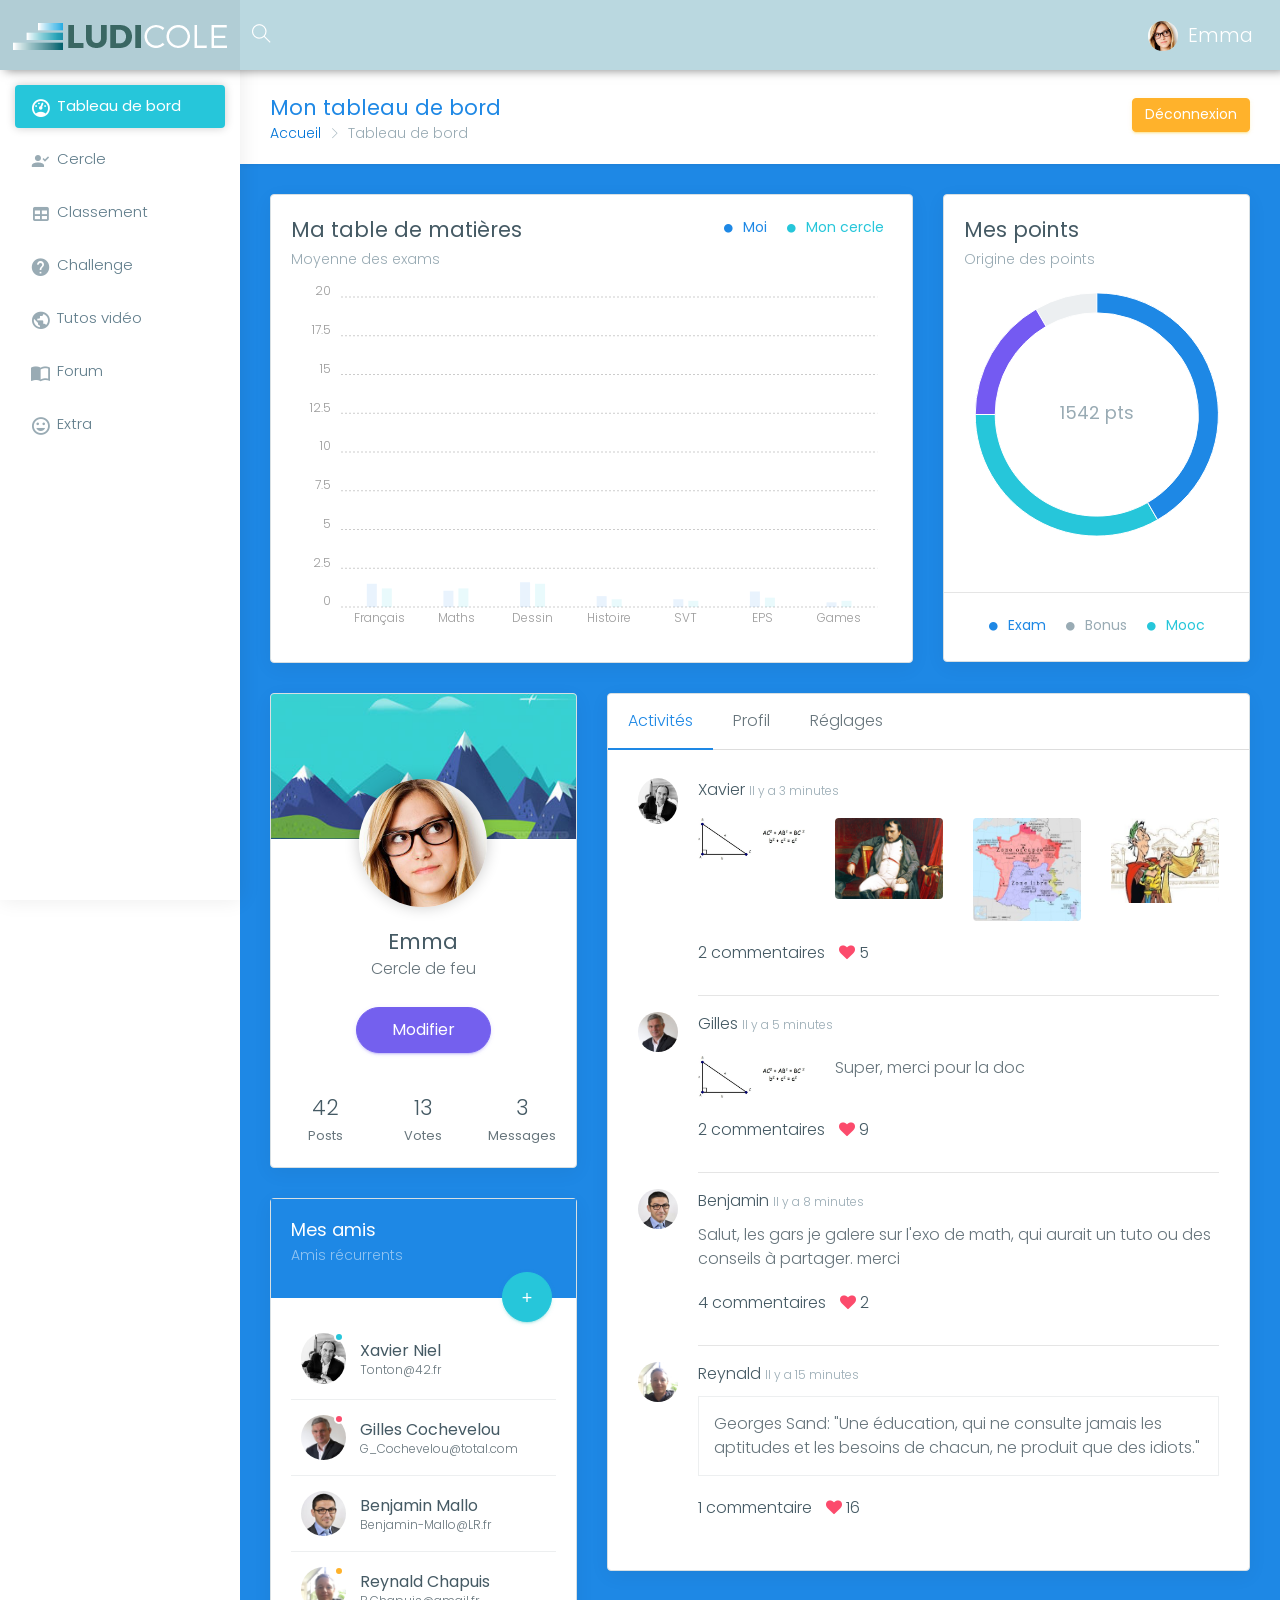
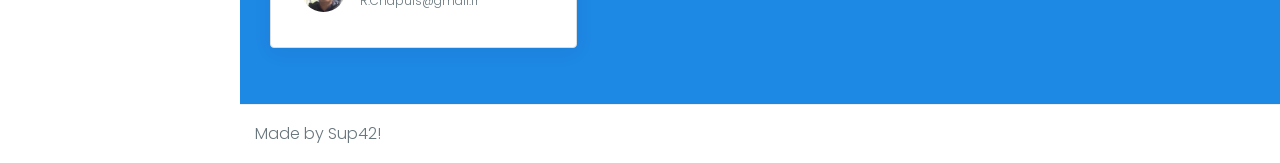
<file: index.html>
<!DOCTYPE html>
<html lang="en">

<head>
    <meta charset="utf-8">
    <meta http-equiv="X-UA-Compatible" content="IE=edge">
    <!-- Tell the browser to be responsive to screen width -->
    <meta name="viewport" content="width=device-width, initial-scale=1">
    <meta name="description" content="">
    <meta name="author" content="">
    <!-- Favicon icon -->
    <link rel="icon" type="image/png" sizes="16x16" href="assets/images/favicon.png">
    <title> Mon tableau de bord</title>
    <!-- Bootstrap Core CSS -->
    <link href="assets/plugins/bootstrap/css/bootstrap.min.css" rel="stylesheet">
    <!-- chartist CSS -->
    <link href="assets/plugins/chartist-js/dist/chartist.min.css" rel="stylesheet">
    <link href="assets/plugins/chartist-js/dist/chartist-init.css" rel="stylesheet">
    <link href="assets/plugins/chartist-plugin-tooltip-master/dist/chartist-plugin-tooltip.css" rel="stylesheet">
    <!--This page css - Morris CSS -->
    <link href="assets/plugins/c3-master/c3.min.css" rel="stylesheet">
    <!-- Custom CSS -->
    <link href="css/style.css" rel="stylesheet">
    <!-- You can change the theme colors from here -->
    <link href="css/colors/blue.css" id="theme" rel="stylesheet">
    <!-- HTML5 Shim and Respond.js IE8 support of HTML5 elements and media queries -->
    <!-- WARNING: Respond.js doesn't work if you view the page via file:// -->
    <!--[if lt IE 9]>
    <script src="https://oss.maxcdn.com/libs/html5shiv/3.7.0/html5shiv.js"></script>
    <script src="https://oss.maxcdn.com/libs/respond.js/1.4.2/respond.min.js"></script>
<![endif]-->
</head>

<body class="fix-header fix-sidebar card-no-border">
    <!-- ============================================================== -->
    <!-- Preloader - style you can find in spinners.css -->
    <!-- ============================================================== -->
    <div class="preloader">
        <svg class="circular" viewBox="25 25 50 50">
            <circle class="path" cx="50" cy="50" r="20" fill="none" stroke-width="2" stroke-miterlimit="10" /> </svg>
    </div>
    <!-- ============================================================== -->
    <!-- Main wrapper - style you can find in pages.scss -->
    <!-- ============================================================== -->
    <div id="main-wrapper">
        <!-- ============================================================== -->
        <!-- Topbar header - style you can find in pages.scss -->
        <!-- ============================================================== -->
        <header class="topbar">
            <nav class="navbar top-navbar navbar-toggleable-sm navbar-light">
                <!-- ============================================================== -->
                <!-- Logo -->
                <!-- ============================================================== -->
                <div class="navbar-header">
                    <a class="navbar-brand" href="index.html">
                        <!-- Logo icon --><b>
                            <!--You can put here icon as well // <i class="wi wi-sunset"></i> //-->

                            <!-- Light Logo icon -->
                            <img src="assets/images/logo-light-icon.png" alt="homepage" class="light-logo" />
                        </b>
                        <!--End Logo icon -->
                        <!-- Logo text --><span>

                         <!-- Light Logo text -->
                         <img src="assets/images/logo-light-text.png" class="light-logo" alt="homepage" /></span> </a>
                </div>
                <!-- ============================================================== -->
                <!-- End Logo -->
                <!-- ============================================================== -->
                <div class="navbar-collapse">
                    <!-- ============================================================== -->
                    <!-- toggle and nav items -->
                    <!-- ============================================================== -->
                    <ul class="navbar-nav mr-auto mt-md-0">
                        <!-- This is  -->
                        <li class="nav-item"> <a class="nav-link nav-toggler hidden-md-up text-muted waves-effect waves-dark" href="javascript:void(0)"><i class="mdi mdi-menu"></i></a> </li>
                        <!-- ============================================================== -->
                        <!-- Search -->
                        <!-- ============================================================== -->
                        <li class="nav-item hidden-sm-down search-box"> <a class="nav-link hidden-sm-down text-muted waves-effect waves-dark" href="javascript:void(0)"><i class="ti-search"></i></a>
                            <form class="app-search">
                                <input type="text" class="form-control" placeholder="Search & enter"> <a class="srh-btn"><i class="ti-close"></i></a> </form>
                        </li>
                    </ul>
                    <!-- ============================================================== -->
                    <!-- User profile and search -->
                    <!-- ============================================================== -->
                    <ul class="navbar-nav my-lg-0">
                        <!-- ============================================================== -->
                        <!-- Profile -->
                        <!-- ============================================================== -->
                        <li class="nav-item dropdown">
                            <a class="nav-link dropdown-toggle text-muted waves-effect waves-dark" href="" data-toggle="dropdown" aria-haspopup="true" aria-expanded="false"><img src="assets/images/users/A.png" alt="user" class="profile-pic m-r-10" />Emma</a>
                        </li>
                    </ul>
                </div>
            </nav>
        </header>
        <!-- ============================================================== -->
        <!-- End Topbar header -->
        <!-- ============================================================== -->
        <!-- ============================================================== -->
        <!-- Left Sidebar - style you can find in sidebar.scss  -->
        <!-- ============================================================== -->
        <aside class="left-sidebar">
            <!-- Sidebar scroll-->
            <div class="scroll-sidebar">
                <!-- Sidebar navigation-->
                <nav class="sidebar-nav">
                  <ul id="sidebarnav">
                      <li> <a class="waves-effect waves-dark" href="index.html" aria-expanded="false"><i class="mdi mdi-gauge"></i><span class="hide-menu">Tableau de bord</span></a>
                      </li>
                      <li> <a class="waves-effect waves-dark" href="pages-profile.html" aria-expanded="false"><i class="mdi mdi-account-check"></i><span class="hide-menu">Cercle</span></a>
                      </li>
                      <li> <a class="waves-effect waves-dark" href="table-basic.html" aria-expanded="false"><i class="mdi mdi-table"></i><span class="hide-menu">Classement</span></a>
                        </li>
                        <li> <a class="waves-effect waves-dark" href="pages-error-404.html" aria-expanded="false"><i class="mdi mdi-help-circle"></i><span class="hide-menu">Challenge</span></a>
                        </li>


                      <li> <a class="waves-effect waves-dark" href="map-google.html" aria-expanded="false"><i class="mdi mdi-earth"></i><span class="hide-menu">Tutos vidéo</span></a>
                      </li>
                      <li> <a class="waves-effect waves-dark" href="pages-blank.html" aria-expanded="false"><i class="mdi mdi-book-open-variant"></i><span class="hide-menu">Forum</span></a>
                      </li>
                      <li> <a class="waves-effect waves-dark" href="icon-material.html" aria-expanded="false"><i class="mdi mdi-emoticon"></i><span class="hide-menu">Extra</span></a>
                      </li>

                  </ul>
                </nav>
                <!-- End Sidebar navigation -->
            </div>
            <!-- End Sidebar scroll-->
            <!-- Bottom points-->

            <!-- End Bottom points-->
        </aside>
        <!-- ============================================================== -->
        <!-- End Left Sidebar - style you can find in sidebar.scss  -->
        <!-- ============================================================== -->
        <!-- ============================================================== -->
        <!-- Page wrapper  -->
        <!-- ============================================================== -->
        <div class="page-wrapper">
            <!-- ============================================================== -->
            <!-- Container fluid  -->
            <!-- ============================================================== -->
            <div class="container-fluid">
                <!-- ============================================================== -->
                <!-- Bread crumb and right sidebar toggle -->
                <!-- ============================================================== -->
                <div class="row page-titles">
                    <div class="col-md-5 col-8 align-self-center">
                        <h3 class="text-themecolor">Mon tableau de bord</h3>
                        <ol class="breadcrumb">
                            <li class="breadcrumb-item"><a href="javascript:void(0)">Accueil</a></li>
                            <li class="breadcrumb-item active">Tableau de bord</li>
                        </ol>
                    </div>
                    <div class="col-md-7 col-4 align-self-center">
                        <a href="html5up-identity/index.html" class="btn waves-effect waves-light btn-warning pull-right hidden-sm-down">Déconnexion</a>
                    </div>
                </div>
                <!-- ============================================================== -->
                <!-- End Bread crumb and right sidebar toggle -->
                <!-- ============================================================== -->
                <!-- ============================================================== -->
                <!-- Start Page Content -->
                <!-- ============================================================== -->
                <!-- Row -->
                <div class="row">
                    <!-- Column -->
                    <div class="col-lg-8 col-md-7">
                        <div class="card">
                            <div class="card-block">
                                <div class="row">
                                    <div class="col-12">
                                        <div class="d-flex flex-wrap">
                                            <div>
                                                <h3 class="card-title"> Ma table de matières</h3>
                                                <h6 class="card-subtitle">Moyenne des exams</h6> </div>
                                            <div class="ml-auto">
                                                <ul class="list-inline">
                                                <li>
                                        <h6 class="text-muted text-info"><i class="fa fa-circle font-10 m-r-10 "></i>Moi</h6> </li>
                                    <li>
                                      <h6 class="text-muted  text-success"><i class="fa fa-circle font-10 m-r-10"></i>Mon cercle</h6> </li>

                                                </ul>
                                            </div>
                                        </div>
                                    </div>
                                    <div class="col-12">
                                        <div class="amp-pxl" style="height: 360px;"></div>
                                    </div>
                                </div>
                            </div>
                        </div>
                    </div>
                    <div class="col-lg-4 col-md-5">
                        <div class="card">
                            <div class="card-block">
                                <h3 class="card-title">Mes points</h3>
                                <h6 class="card-subtitle">Origine des points</h6>
                                <div id="visitor" style="height:290px; width:100%;"></div>
                            </div>
                            <div>
                                <hr class="m-t-0 m-b-0">
                            </div>
                            <div class="card-block text-center ">
                                <ul class="list-inline m-b-0">
                                    <li>
                                        <h6 class="text-muted text-info"><i class="fa fa-circle font-10 m-r-10 "></i>Exam</h6> </li>
                                    <li>
                                        <h6 class="text-muted  text-primary"><i class="fa fa-circle font-10 m-r-10"></i>Bonus</h6> </li>
                                    <li>
                                        <h6 class="text-muted  text-success"><i class="fa fa-circle font-10 m-r-10"></i>Mooc</h6> </li>
                                </ul>
                            </div>
                        </div>
                    </div>
                </div>
                <!-- Row -->
                <!-- Row -->
                <div class="row">
                    <!-- Column -->
                    <div class="col-lg-4 col-xlg-3 col-md-5">
                        <!-- Column -->
                        <div class="card">
                            <img class="card-img-top" src="assets/images/background/profile-bg.jpg" alt="Card image cap">
                            <div class="card-block little-profile text-center">
                                <div class="pro-img"><img src="assets/images/users/A.png" alt="user" /></div>
                                <h3 class="m-b-0">Emma</h3>
                                <p>Cercle de feu</p>
                                <a href="javascript:void(0)" class="m-t-10 waves-effect waves-dark btn btn-primary btn-md btn-rounded">Modifier</a>
                                <div class="row text-center m-t-20">
                                    <div class="col-lg-4 col-md-4 m-t-20">
                                        <h3 class="m-b-0 font-light">42</h3><small>Posts</small></div>
                                    <div class="col-lg-4 col-md-4 m-t-20">
                                        <h3 class="m-b-0 font-light">13</h3><small>Votes</small></div>
                                    <div class="col-lg-4 col-md-4 m-t-20">
                                        <h3 class="m-b-0 font-light">3</h3><small>Messages</small></div>
                                </div>
                            </div>
                        </div>
                        <!-- Column -->
                        <div class="card">
                            <div class="card-block bg-info">
                                <h4 class="text-white card-title">Mes amis</h4>
                                <h6 class="card-subtitle text-white m-b-0 op-5">Amis récurrents</h6>
                            </div>
                            <div class="card-block">
                                <div class="message-box contact-box">
                                    <h2 class="add-ct-btn"><button type="button" class="btn btn-circle btn-lg btn-success waves-effect waves-dark">+</button></h2>
                                    <div class="message-widget contact-widget">
                                        <!-- Message -->
                                        <a href="#">
                                            <div class="user-img"> <img src="assets/images/users/1.jpg" alt="user" class="img-circle"> <span class="profile-status online pull-right"></span> </div>
                                            <div class="mail-contnet">
                                                <h5>Xavier Niel</h5> <span class="mail-desc">Tonton@42.fr</span></div>
                                        </a>
                                        <!-- Message -->
                                        <a href="#">
                                            <div class="user-img"> <img src="assets/images/users/2.jpg" alt="user" class="img-circle"> <span class="profile-status busy pull-right"></span> </div>
                                            <div class="mail-contnet">
                                                <h5>Gilles Cochevelou</h5> <span class="mail-desc">G_Cochevelou@total.com</span></div>
                                        </a>
                                        <!-- Message -->
                                        <a href="#">
                                            <div class="user-img"> <img src="assets/images/users/3.jpg" alt="user" class="img-circle"></span> </div>
                                            <div class="mail-contnet">
                                                <h5>Benjamin Mallo</h5> <span class="mail-desc">Benjamin-Mallo@LR.fr</span></div>
                                        </a>
                                        <!-- Message -->
                                        <a href="#">
                                            <div class="user-img"> <img src="assets/images/users/4.jpg" alt="user" class="img-circle"> <span class="profile-status offline pull-right"></span> </div>
                                            <div class="mail-contnet">
                                                <h5>Reynald Chapuis</h5> <span class="mail-desc">R.Chapuis@gmail.fr</span></div>
                                        </a>
                                    </div>
                                </div>
                            </div>
                        </div>
                    </div>
                    <div class="col-lg-8 col-xlg-9 col-md-7">
                        <div class="card">
                            <!-- Nav tabs -->
                            <ul class="nav nav-tabs profile-tab" role="tablist">
                                <li class="nav-item"> <a class="nav-link active" data-toggle="tab" href="#home" role="tab">Activités</a> </li>
                                <li class="nav-item"> <a class="nav-link" data-toggle="tab" href="#profile" role="tab">Profil</a> </li>
                                <li class="nav-item"> <a class="nav-link" data-toggle="tab" href="#settings" role="tab">Réglages</a> </li>
                                 <li class="nav-item"> <a class="nav-link" data-toggle="tab" href="#settings" role="tab"></a> </li>
                            </ul>
                            <!-- Tab panes -->
                            <div class="tab-content">
                                <div class="tab-pane active" id="home" role="tabpanel">
                                    <div class="card-block">
                                        <div class="profiletimeline">
                                            <div class="sl-item">
                                                <div class="sl-left"> <img src="assets/images/users/1.jpg" alt="user" class="img-circle"> </div>
                                                <div class="sl-right">
                                                    <div><a href="#" class="link">Xavier</a> <span class="sl-date">Il y a 3 minutes</span>
                                                       </p>
                                                        <div class="row">
                                                            <div class="col-lg-3 col-md-6 m-b-20"><img src="assets/images/big/img1.jpg" alt="user" class="img-responsive radius"></div>
                                                            <div class="col-lg-3 col-md-6 m-b-20"><img src="assets/images/big/img2.jpg" alt="user" class="img-responsive radius"></div>
                                                            <div class="col-lg-3 col-md-6 m-b-20"><img src="assets/images/big/img3.jpg" alt="user" class="img-responsive radius"></div>
                                                            <div class="col-lg-3 col-md-6 m-b-20"><img src="assets/images/big/img4.jpg" alt="user" class="img-responsive radius"></div>
                                                        </div>
                                                        <div class="like-comm"> <a href="javascript:void(0)" class="link m-r-10">2 commentaires</a> <a href="javascript:void(0)" class="link m-r-10"><i class="fa fa-heart text-danger"></i> 5</a> </div>
                                                    </div>
                                                </div>
                                            </div>
                                            <hr>
                                            <div class="sl-item">
                                                <div class="sl-left"> <img src="assets/images/users/2.jpg" alt="user" class="img-circle"> </div>
                                                <div class="sl-right">
                                                    <div> <a href="#" class="link">Gilles</a> <span class="sl-date"> Il y a 5 minutes</span>
                                                        <div class="m-t-20 row">
                                                            <div class="col-md-3 col-xs-12"><img src="assets/images/big/img1.jpg" alt="user" class="img-responsive radius"></div>
                                                            <div class="col-md-9 col-xs-12">
                                                                <p> Super, merci pour la doc </p></div>
                                                        </div>
                                                        <div class="like-comm m-t-20"> <a href="javascript:void(0)" class="link m-r-10">2 commentaires</a> <a href="javascript:void(0)" class="link m-r-10"><i class="fa fa-heart text-danger"></i> 9 </a> </div>
                                                    </div>
                                                </div>
                                            </div>
                                            <hr>
                                            <div class="sl-item">
                                                <div class="sl-left"> <img src="assets/images/users/3.jpg" alt="user" class="img-circle"> </div>
                                                <div class="sl-right">
                                                    <div><a href="#" class="link">Benjamin</a> <span class="sl-date">Il y a 8 minutes</span>
                                                        <p class="m-t-10"> Salut, les gars je galere sur l'exo de math, qui aurait un tuto ou des conseils à partager. merci </p>
                                                    </div>
                                                    <div class="like-comm m-t-20"> <a href="javascript:void(0)" class="link m-r-10">4 commentaires</a> <a href="javascript:void(0)" class="link m-r-10"><i class="fa fa-heart text-danger"></i> 2</a> </div>
                                                </div>
                                            </div>
                                            <hr>
                                            <div class="sl-item">
                                                <div class="sl-left"> <img src="assets/images/users/4.jpg" alt="user" class="img-circle"> </div>
                                                <div class="sl-right">
                                                    <div><a href="#" class="link">Reynald</a> <span class="sl-date">Il y a 15 minutes</span>
                                                        <blockquote class="m-t-10">
                                                            Georges Sand: "Une éducation, qui ne consulte jamais les aptitudes et les besoins de chacun, ne produit que des idiots."
                                                        </blockquote>
                                                        <div class="like-comm m-t-20"> <a href="javascript:void(0)" class="link m-r-10">1 commentaire</a> <a href="javascript:void(0)" class="link m-r-10"><i class="fa fa-heart text-danger"></i> 16</a> </div>

                                                    </div>
                                                </div>
                                            </div>

                                        </div>
                                    </div>
                                </div>
                                <!--second tab-->
                                <div class="tab-pane" id="profile" role="tabpanel">
                                    <div class="card-block">
                                        <div class="row">
                                            <div class="col-md-3 col-xs-6 b-r"> <strong>Nom</strong>
                                                <br>
                                                <p class="text-muted">Emma</p>
                                            </div>
                                            <div class="col-md-3 col-xs-6 b-r"> <strong>Mobile</strong>
                                                <br>
                                                <p class="text-muted">06 42 42 42 42 42</p>
                                            </div>
                                            <div class="col-md-3 col-xs-6 b-r"> <strong>Email</strong>
                                                <br>
                                                <p class="text-muted">MrLoyal@matrice.fr</p>
                                            </div>
                                            <div class="col-md-3 col-xs-6"> <strong>Cursus</strong>
                                                <br>
                                                <p class="text-muted">Terminal L, Option neo-latin </p>
                                            </div>
                                        </div>
                                        <hr>
                                        <h4 class="font-medium m-t-30">Competence</h4>
                                        <hr>
                                        <h5 class="m-t-30">Excel<span class="pull-right">80%</span></h5>
                                        <div class="progress">
                                            <div class="progress-bar bg-success" role="progressbar" aria-valuenow="80" aria-valuemin="0" aria-valuemax="100" style="width:80%; height:6px;"> <span class="sr-only">50% Complete</span> </div>
                                        </div>
                                        <h5 class="m-t-30">Word<span class="pull-right">90%</span></h5>
                                        <div class="progress">
                                            <div class="progress-bar bg-info" role="progressbar" aria-valuenow="90" aria-valuemin="0" aria-valuemax="100" style="width:90%; height:6px;"> <span class="sr-only">50% Complete</span> </div>
                                        </div>
                                        <h5 class="m-t-30">Photoshop<span class="pull-right">50%</span></h5>
                                        <div class="progress">
                                            <div class="progress-bar bg-danger" role="progressbar" aria-valuenow="50" aria-valuemin="0" aria-valuemax="100" style="width:50%; height:6px;"> <span class="sr-only">50% Complete</span> </div>
                                        </div>
                                        <h5 class="m-t-30">After Effect<span class="pull-right">70%</span></h5>
                                        <div class="progress">
                                            <div class="progress-bar bg-warning" role="progressbar" aria-valuenow="70" aria-valuemin="0" aria-valuemax="100" style="width:70%; height:6px;"> <span class="sr-only">50% Complete</span> </div>
                                        </div>
                                        <hr>
                                        <br>
                                        <h4 class="font-medium m-t-30">Agenda</h4>
                                         <div class="form-group">
                                                <label class="col-md-12">Lundi</label>
                                                <div class="col-md-12">
                                                    <input type="text" placeholder="" class="form-control form-control-line">
                                                </div>
                                            </div>
                                        <div class="form-group">
                                                <label class="col-md-12">Mardi</label>
                                                <div class="col-md-12">
                                                    <input type="text" placeholder="" class="form-control form-control-line">
                                                </div>
                                            </div>
                                             <div class="form-group">
                                                <label class="col-md-12">Maercredi</label>
                                                <div class="col-md-12">
                                                    <input type="text" placeholder="" class="form-control form-control-line">
                                                </div>
                                            </div>
                                        <div class="form-group">
                                                <label class="col-md-12">Jeudi</label>
                                                <div class="col-md-12">
                                                    <input type="text" placeholder="" class="form-control form-control-line">
                                                </div>
                                            </div>
                                             <div class="form-group">
                                                <label class="col-md-12">Vendredi</label>
                                                <div class="col-md-12">
                                                    <input type="text" placeholder="" class="form-control form-control-line">
                                                </div>
                                            </div>
                                        <div class="form-group">
                                                <label class="col-md-12">Samedi</label>
                                                <div class="col-md-12">
                                                    <input type="text" placeholder="" class="form-control form-control-line">
                                                </div>
                                            </div>
                                            <div class="form-group">
                                                <label class="col-md-12">Dimanche</label>
                                                <div class="col-md-12">
                                                    <input type="text" placeholder="" class="form-control form-control-line">
                                                </div>
                                            </div>


                                    </div>
                                </div>
                                <div class="tab-pane" id="settings" role="tabpanel">
                                    <div class="card-block">
                                        <form class="form-horizontal form-material">
                                            <div class="form-group">
                                                <label class="col-md-12">Nom</label>
                                                <div class="col-md-12">
                                                    <input type="text" placeholder="Emma" class="form-control form-control-line">
                                                </div>
                                            </div>
                                            <div class="form-group">
                                                <label for="example-email" class="col-md-12">Email</label>
                                                <div class="col-md-12">
                                                    <input type="email" placeholder="MrLoyal@matrice.fr" class="form-control form-control-line" name="example-email" id="example-email">
                                                </div>
                                            </div>
                                            <div class="form-group">
                                                <label class="col-md-12">Mot de passe</label>
                                                <div class="col-md-12">
                                                    <input type="password" value="password" class="form-control form-control-line">
                                                </div>
                                            </div>
                                            <div class="form-group">
                                                <label class="col-md-12">Mobile</label>
                                                <div class="col-md-12">
                                                    <input type="text" placeholder="06 42 42 42 42" class="form-control form-control-line">
                                                </div>
                                            </div>
                                            <div class="form-group">
                                            </div>
                                            <div class="form-group">
                                                <label class="col-sm-12">Filiere</label>
                                                <div class="col-sm-12">
                                                    <select class="form-control form-control-line">
                                                        <option>L</option>
                                                        <option>ES</option>
                                                        <option>STMG</option>
                                                        <option>S</option>
                                                        <option>PRO</option>
                                                        <option>TECHNO</option>
                                                    </select>
                                                </div>
                                            </div>
                                            <div class="form-group">
                                                <div class="col-sm-12">
                                                    <button class="btn btn-success">Mettre a jour le profil</button>
                                                </div>
                                            </div>
                                        </form>
                                    </div>
                                </div>
                            </div>
                        </div>
                    </div>
                </div>
                <!-- ============================================================== -->
                <!-- End PAge Content -->
                <!-- ============================================================== -->
            </div>
            <!-- ============================================================== -->
            <!-- End Container fluid  -->
            <!-- ============================================================== -->
            <!-- ============================================================== -->
            <!-- footer -->
            <!-- ============================================================== -->
            <footer class="footer">Made by Sup42! </footer>
            <!-- ============================================================== -->
            <!-- End footer -->
            <!-- ============================================================== -->
        </div>
        <!-- ============================================================== -->
        <!-- End Page wrapper  -->
        <!-- ============================================================== -->
    </div>
    <!-- ============================================================== -->
    <!-- End Wrapper -->
    <!-- ============================================================== -->
    <!-- ============================================================== -->
    <!-- All Jquery -->
    <!-- ============================================================== -->
    <script src="assets/plugins/jquery/jquery.min.js"></script>
    <!-- Bootstrap tether Core JavaScript -->
    <script src="assets/plugins/bootstrap/js/tether.min.js"></script>
    <script src="assets/plugins/bootstrap/js/bootstrap.min.js"></script>
    <!-- slimscrollbar scrollbar JavaScript -->
    <script src="js/jquery.slimscroll.js"></script>
    <!--Wave Effects -->
    <script src="js/waves.js"></script>
    <!--Menu sidebar -->
    <script src="js/sidebarmenu.js"></script>
    <!--stickey kit -->
    <script src="assets/plugins/sticky-kit-master/dist/sticky-kit.min.js"></script>
    <!--Custom JavaScript -->
    <script src="js/custom.min.js"></script>
    <!-- ============================================================== -->
    <!-- This page plugins -->
    <!-- ============================================================== -->
    <!-- chartist chart -->
    <script src="assets/plugins/chartist-js/dist/chartist.min.js"></script>
    <script src="assets/plugins/chartist-plugin-tooltip-master/dist/chartist-plugin-tooltip.min.js"></script>
    <!--c3 JavaScript -->
    <script src="assets/plugins/d3/d3.min.js"></script>
    <script src="assets/plugins/c3-master/c3.min.js"></script>
    <!-- Chart JS -->
    <script src="js/dashboard1.js"></script>
</body>

</html>
</file>
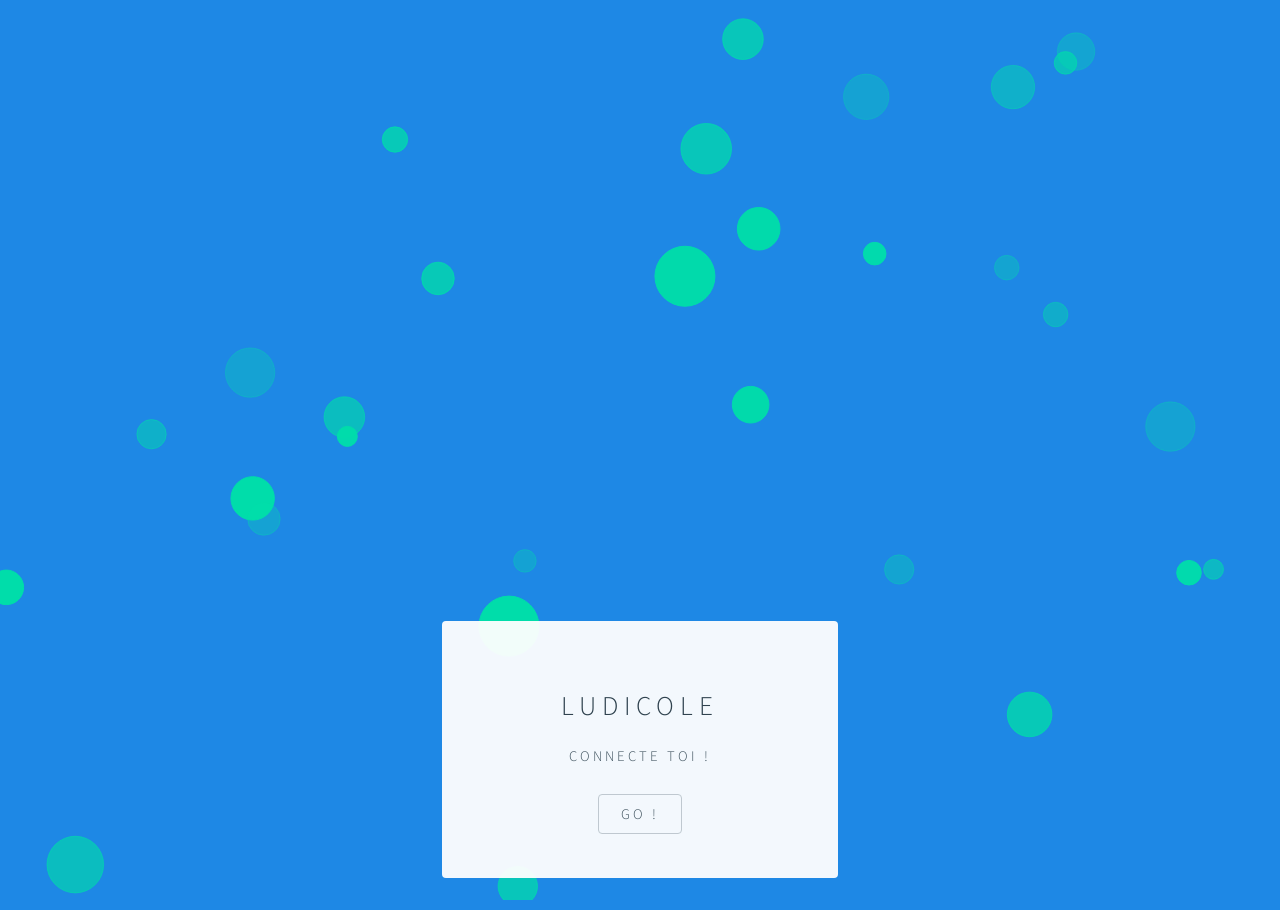
<file: html5up-identity/index.html>
<!DOCTYPE HTML>
<!--
Identity by HTML5 UP
html5up.net | @ajlkn
Free for personal and commercial use under the CCA 3.0 license (html5up.net/license)
-->
<html>
	<head>
		<title>Login</title>
		<meta charset="utf-8" />
		<meta name="viewport" content="width=device-width, initial-scale=1" />
		<!--[if lte IE 8]><script src="assets/js/html5shiv.js"></script><![endif]-->
		<link rel="stylesheet" href="assets/css/main.css" />
		<!--[if lte IE 9]><link rel="stylesheet" href="assets/css/ie9.css" /><![endif]-->
		<!--[if lte IE 8]><link rel="stylesheet" href="assets/css/ie8.css" /><![endif]-->
		<noscript><link rel="stylesheet" href="assets/css/noscript.css" /></noscript>
	</head>
	<body style="background-color: #1E88E5;"class="is-loading">
		<div style="position: absolute; width: 100%; height: 100%;" id="canvas"></div>
		<!-- Wrapper -->
		<div id="wrapper">
			<!-- Main -->
			<section id="main">
				<header>
					<h1>Ludicole</h1>
					<p>connecte toi !</p>
					<a href="../index.html" class="button">GO !</a>
				</header>
			</div>
			<script
				src="https://code.jquery.com/jquery-3.2.1.min.js"
integrity="sha256-hwg4gsxgFZhOsEEamdOYGBf13FyQuiTwlAQgxVSNgt4="
			crossorigin="anonymous"></script>
		<script src="js/bubble.js"></script>
		<script>
			if ('addEventListener' in window) {
				window.addEventListener('load', function() { document.body.className = document.body.className.replace(/\bis-loading\b/, ''); });
				document.body.className += (navigator.userAgent.match(/(MSIE|rv:11\.0)/) ? ' is-ie' : '');
			}
		</script>

	</body>
</html>
</file>
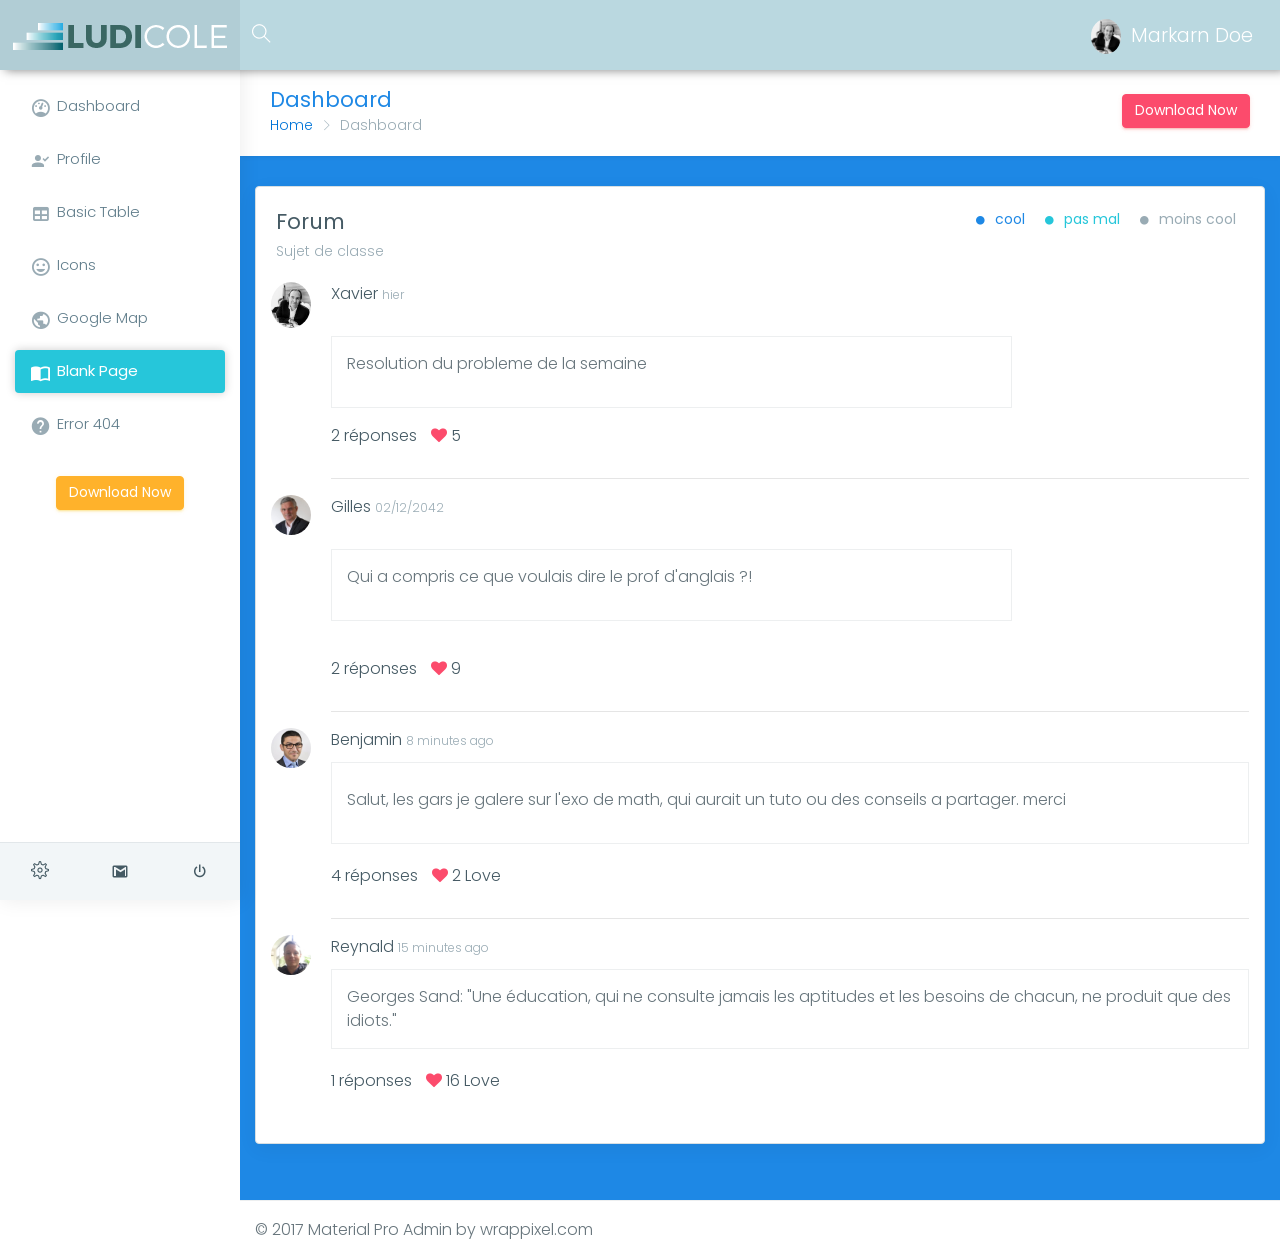
<file: forum.html>
<!DOCTYPE html>
<html lang="en">
	<head>
		<meta charset="utf-8">
		<meta http-equiv="X-UA-Compatible" content="IE=edge">
		<!-- Tell the browser to be responsive to screen width -->
		<meta name="viewport" content="width=device-width, initial-scale=1">
		<meta name="description" content="">
		<meta name="author" content="">
		<!-- Favicon icon -->
		<link rel="icon" type="image/png" sizes="16x16" href="assets/images/favicon.png">
		<title>Forum</title>
		<!-- Bootstrap Core CSS --> <link href="assets/plugins/bootstrap/css/bootstrap.min.css" rel="stylesheet">
		<!-- Custom CSS -->
		<link href="css/style.css" rel="stylesheet">
		<!-- You can change the theme colors from here -->
		<link href="css/colors/blue.css" id="theme" rel="stylesheet">
		<!-- HTML5 Shim and Respond.js IE8 support of HTML5 elements and media queries -->
		<!-- WARNING: Respond.js doesn't work if you view the page via file:// -->
		<!--[if lt IE 9]>
		<script src="https://oss.maxcdn.com/libs/html5shiv/3.7.0/html5shiv.js"></script>
		<script src="https://oss.maxcdn.com/libs/respond.js/1.4.2/respond.min.js"></script>
		<![endif]-->
	</head>

	<body class="fix-header fix-sidebar card-no-border">
		<!-- ============================================================== -->
		<!-- Preloader - style you can find in spinners.css -->
		<!-- ============================================================== -->
		<div class="preloader">
			<svg class="circular" viewBox="25 25 50 50">
				<circle class="path" cx="50" cy="50" r="20" fill="none" stroke-width="2" stroke-miterlimit="10" /> </svg>
		</div>
		<!-- ============================================================== -->
		<!-- Main wrapper - style you can find in pages.scss -->
		<!-- ============================================================== -->
		<div id="main-wrapper">
			<!-- ============================================================== -->
			<!-- Topbar header - style you can find in pages.scss -->
			<!-- ============================================================== -->
			<header class="topbar">
				<nav class="navbar top-navbar navbar-toggleable-sm navbar-light">
					<!-- ============================================================== -->
					<!-- Logo -->
					<!-- ============================================================== -->
					<div class="navbar-header">
						<a class="navbar-brand" href="index.html">
							<!-- Logo icon --><b>
								<!--You can put here icon as well // <i class="wi wi-sunset"></i> //-->

								<!-- Light Logo icon -->
								<img src="assets/images/logo-light-icon.png" alt="homepage" class="light-logo" />
							</b>
							<!--End Logo icon -->
							<!-- Logo text --><span>

								<!-- Light Logo text -->    
								<img src="assets/images/logo-light-text.png" class="light-logo" alt="homepage" /></span> </a>
					</div>
					<!-- ============================================================== -->
					<!-- End Logo -->
					<!-- ============================================================== -->
					<div class="navbar-collapse">
						<!-- ============================================================== -->
						<!-- toggle and nav items -->
						<!-- ============================================================== -->
						<ul class="navbar-nav mr-auto mt-md-0">
							<!-- This is  -->
							<li class="nav-item"> <a class="nav-link nav-toggler hidden-md-up text-muted waves-effect waves-dark" href="javascript:void(0)"><i class="mdi mdi-menu"></i></a> </li>
							<!-- ============================================================== -->
							<!-- Search -->
							<!-- ============================================================== -->
							<li class="nav-item hidden-sm-down search-box"> <a class="nav-link hidden-sm-down text-muted waves-effect waves-dark" href="javascript:void(0)"><i class="ti-search"></i></a>
								<form class="app-search">
									<input type="text" class="form-control" placeholder="Search & enter"> <a class="srh-btn"><i class="ti-close"></i></a> </form>
							</li>
						</ul>
						<!-- ============================================================== -->
						<!-- User profile and search -->
						<!-- ============================================================== -->
						<ul class="navbar-nav my-lg-0">
							<!-- ============================================================== -->
							<!-- Profile -->
							<!-- ============================================================== -->
							<li class="nav-item dropdown">
								<a class="nav-link dropdown-toggle text-muted waves-effect waves-dark" href="" data-toggle="dropdown" aria-haspopup="true" aria-expanded="false"><img src="assets/images/users/1.jpg" alt="user" class="profile-pic m-r-10" />Markarn Doe</a>
							</li>
						</ul>
					</div>
				</nav>
			</header>
			<!-- ============================================================== -->
			<!-- End Topbar header -->
			<!-- ============================================================== -->
			<!-- ============================================================== -->
			<!-- Left Sidebar - style you can find in sidebar.scss  -->
			<!-- ============================================================== -->
			<aside class="left-sidebar">
				<!-- Sidebar scroll-->
				<div class="scroll-sidebar">
					<!-- Sidebar navigation-->
					<nav class="sidebar-nav">
						<ul id="sidebarnav">
							<li> <a class="waves-effect waves-dark" href="index.html" aria-expanded="false"><i class="mdi mdi-gauge"></i><span class="hide-menu">Dashboard</span></a>
							</li>
							<li> <a class="waves-effect waves-dark" href="pages-profile.html" aria-expanded="false"><i class="mdi mdi-account-check"></i><span class="hide-menu">Profile</span></a>
							</li>
							<li> <a class="waves-effect waves-dark" href="table-basic.html" aria-expanded="false"><i class="mdi mdi-table"></i><span class="hide-menu">Basic Table</span></a>
							</li>
							<li> <a class="waves-effect waves-dark" href="icon-material.html" aria-expanded="false"><i class="mdi mdi-emoticon"></i><span class="hide-menu">Icons</span></a>
							</li>
							<li> <a class="waves-effect waves-dark" href="map-google.html" aria-expanded="false"><i class="mdi mdi-earth"></i><span class="hide-menu">Google Map</span></a>
							</li>
							<li> <a class="waves-effect waves-dark" href="forum.html" aria-expanded="false"><i class="mdi mdi-book-open-variant"></i><span class="hide-menu">Blank Page</span></a>
							</li>
							<li> <a class="waves-effect waves-dark" href="pages-error-404.html" aria-expanded="false"><i class="mdi mdi-help-circle"></i><span class="hide-menu">Error 404</span></a>
							</li>
						</ul>
						<div class="text-center m-t-30">
							<a href="https://themewagon.com/themes/material-bootstrap-4-free-admin-template/" class="btn waves-effect waves-light btn-warning hidden-md-down">Download Now</a>
						</div>
					</nav>
					<!-- End Sidebar navigation -->
				</div>
				<!-- End Sidebar scroll-->
				<!-- Bottom points-->
				<div class="sidebar-footer">
					<!-- item--><a href="" class="link" data-toggle="tooltip" title="Settings"><i class="ti-settings"></i></a>
					<!-- item--><a href="" class="link" data-toggle="tooltip" title="Email"><i class="mdi mdi-gmail"></i></a>
					<!-- item--><a href="" class="link" data-toggle="tooltip" title="Logout"><i class="mdi mdi-power"></i></a> </div>
				<!-- End Bottom points-->
			</aside>
			<!-- ============================================================== -->
			<!-- End Left Sidebar - style you can find in sidebar.scss  -->
			<!-- ============================================================== -->
			<!-- ============================================================== -->
			<!-- Page wrapper  -->
			<!-- ============================================================== -->
			<div style="background-color: #1E88E5;"class="page-wrapper">
				<!-- ============================================================== -->
				<!-- Container fluid  -->
				<!-- ============================================================== -->
				<div class="container-fluid">
					<!-- ============================================================== -->
					<!-- Bread crumb and right sidebar toggle -->
					<!-- ============================================================== -->
					<div class="row page-titles">
						<div class="col-md-5 col-8 align-self-center">
							<h3 class="text-themecolor m-b-0 m-t-0">Dashboard</h3>
							<ol class="breadcrumb">
								<li class="breadcrumb-item"><a href="javascript:void(0)">Home</a></li>
								<li class="breadcrumb-item active">Dashboard</li>
							</ol>
						</div>
						<div class="col-md-7 col-4 align-self-center">
							<a href="https://themewagon.com/themes/material-bootstrap-4-free-admin-template/" class="btn waves-effect waves-light btn-danger pull-right hidden-sm-down">Download Now</a>
						</div>
					</div>
					<!-- ============================================================== -->
					<!-- End Bread crumb and right sidebar toggle -->
					<!-- ============================================================== -->
					<!-- ============================================================== -->
					<!-- Start Page Content -->
					<!-- ============================================================== -->
					<div class="row">

						<div class="card">
							<div class="card-block">
								<div class="row">
									<div class="col-12">
										<div class="d-flex flex-wrap">
											<div>
												<h3 class="card-title">Forum</h3>
												<h6 class="card-subtitle">Sujet de classe</h6> </div>
											<div class="ml-auto">
												<ul class="list-inline">
													<li>
														<h6 class="text-muted text-info"><i class="fa fa-circle font-10 m-r-10 "></i>cool</h6> </li>
													<li>
														<h6 class="text-muted  text-success"><i class="fa fa-circle font-10 m-r-10"></i>pas mal</h6> </li>
													<li>
														<h6 class="text-muted  text-danger"><i class="fa fa-circle font-10 m-r-10"></i>moins cool</h6> </li>
												</ul>
											</div>
										</div>
									</div>
										<div class="profiletimeline">
											<div class="sl-item">
												<div class="sl-left"> <img src="assets/images/users/1.jpg" alt="user" class="img-circle"> </div>
												<div class="sl-right">
													<div><a href="#" class="link">Xavier</a> <span class="sl-date">hier</span>

														<div class="m-t-20 row">
															<div class="col-md-9 col-xs-12">
														<blockquote class="m-t-10">
															<p>Resolution du probleme de la semaine </p>
														</blockquote>
														</div>
														</div>
														<div class="like-comm"> <a href="javascript:void(0)" class="link m-r-10">2 réponses</a> <a href="javascript:void(0)" class="link m-r-10"><i class="fa fa-heart text-danger"></i> 5</a> </div>
													</div>
												</div>
											</div>
											<hr>
											<div class="sl-item">
												<div class="sl-left"> <img src="assets/images/users/2.jpg" alt="user" class="img-circle"> </div>
												<div class="sl-right">
													<div> <a href="#" class="link">Gilles</a> <span class="sl-date">02/12/2042</span>
														<div class="m-t-20 row">
															<div class="col-md-9 col-xs-12">
														<blockquote class="m-t-10">
																<p> Qui a compris ce que voulais dire le prof d'anglais ?!</p></div>
														</blockquote>
														</div>
														<div class="like-comm m-t-20"> <a href="javascript:void(0)" class="link m-r-10">2 réponses</a> <a href="javascript:void(0)" class="link m-r-10"><i class="fa fa-heart text-danger"></i> 9 </a> </div>
													</div>
												</div>
											</div>
											<hr>
											<div class="sl-item">
												<div class="sl-left"> <img src="assets/images/users/3.jpg" alt="user" class="img-circle"> </div>
												<div class="sl-right">
													<div><a href="#" class="link">Benjamin</a> <span class="sl-date">8 minutes ago</span>
														<blockquote class="m-t-10">
														<p class="m-t-10"> Salut, les gars je galere sur l'exo de math, qui aurait un tuto ou des conseils a partager. merci </p>
														</blockquote>
													</div>
													<div class="like-comm m-t-20"> <a href="javascript:void(0)" class="link m-r-10">4 réponses</a> <a href="javascript:void(0)" class="link m-r-10"><i class="fa fa-heart text-danger"></i> 2 Love</a> </div>
												</div>
											</div>
											<hr>
											<div class="sl-item">
												<div class="sl-left"> <img src="assets/images/users/4.jpg" alt="user" class="img-circle"> </div>
												<div class="sl-right">
													<div><a href="#" class="link">Reynald</a> <span class="sl-date">15 minutes ago</span>
														<blockquote class="m-t-10">
															Georges Sand: "Une éducation, qui ne consulte jamais les aptitudes et les besoins de chacun, ne produit que des idiots."
														</blockquote>
														<div class="like-comm m-t-20"> <a href="javascript:void(0)" class="link m-r-10">1 réponses</a> <a href="javascript:void(0)" class="link m-r-10"><i class="fa fa-heart text-danger"></i> 16 Love</a> </div>

													</div>
												</div>
											</div>

										</div>




									</div>
								</div>
							</div>
						</div>
					</div>

				</div>
				<!-- ============================================================== -->
				<!-- End PAge Content -->
				<!-- ============================================================== -->
			</div>
			<!-- ============================================================== -->
			<!-- End Container fluid  -->
			<!-- ============================================================== -->
			<!-- ============================================================== -->
			<!-- footer -->
			<!-- ============================================================== -->
			<footer class="footer">
				© 2017 Material Pro Admin by wrappixel.com
			</footer>
			<!-- ============================================================== -->
			<!-- End footer -->
			<!-- ============================================================== -->
		</div>
		<!-- ============================================================== -->
		<!-- End Page wrapper  -->
		<!-- ============================================================== -->
	</div>
	<!-- ============================================================== -->
	<!-- End Wrapper -->
	<!-- ============================================================== -->
	<!-- ============================================================== -->
	<!-- All Jquery -->
	<!-- ============================================================== -->
	<script
		src="https://code.jquery.com/jquery-3.2.1.min.js"
integrity="sha256-hwg4gsxgFZhOsEEamdOYGBf13FyQuiTwlAQgxVSNgt4="
	crossorigin="anonymous"></script>
<script src="js/bubble.js"></script>
<script src="assets/plugins/jquery/jquery.min.js"></script>
<!-- Bootstrap tether Core JavaScript -->
<script src="assets/plugins/bootstrap/js/tether.min.js"></script>
<script src="assets/plugins/bootstrap/js/bootstrap.min.js"></script>
<!-- slimscrollbar scrollbar JavaScript -->
<script src="js/jquery.slimscroll.js"></script>
<!--Wave Effects -->
<script src="js/waves.js"></script>
<!--Menu sidebar -->
<script src="js/sidebarmenu.js"></script>
<!--stickey kit -->
<script src="assets/plugins/sticky-kit-master/dist/sticky-kit.min.js"></script>
<!--Custom JavaScript -->
<script src="js/custom.min.js"></script>
</body>
</html>
</file>
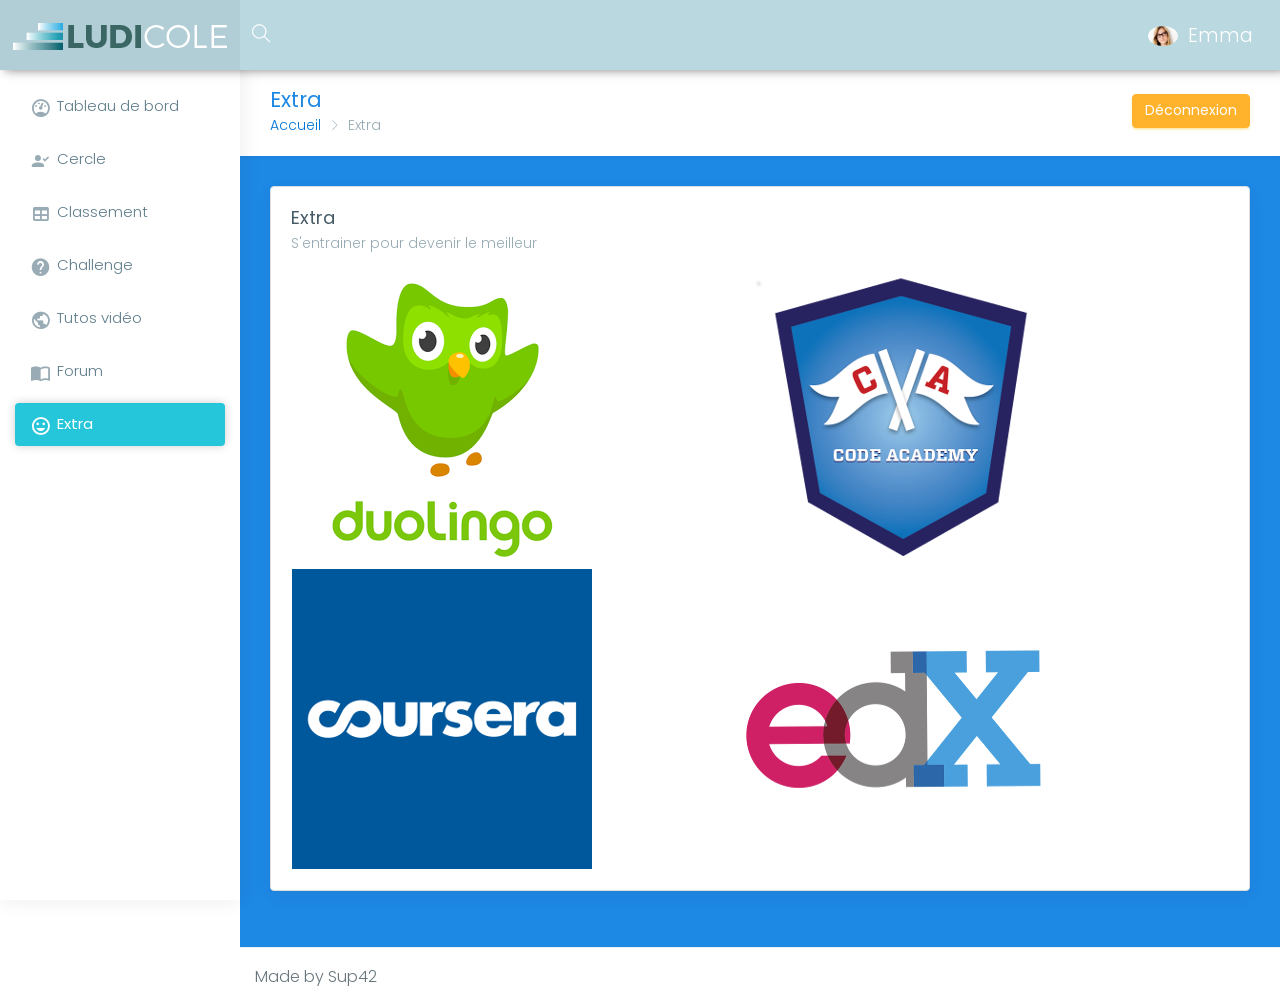
<file: icon-material.html>
<!DOCTYPE html>
<html lang="en">

<head>
    <meta charset="utf-8">
    <meta http-equiv="X-UA-Compatible" content="IE=edge">
    <!-- Tell the browser to be responsive to screen width -->
    <meta name="viewport" content="width=device-width, initial-scale=1">
    <meta name="description" content="">
    <meta name="author" content="">
    <!-- Favicon icon -->
    <link rel="icon" type="image/png" sizes="16x16" href="assets/images/favicon.png">
    <title>Bonus</title>
    <!-- Bootstrap Core CSS -->
    <link href="assets/plugins/bootstrap/css/bootstrap.min.css" rel="stylesheet">
    <!-- Custom CSS -->
    <link href="css/style.css" rel="stylesheet">
    <!-- You can change the theme colors from here -->
    <link href="css/colors/blue.css" id="theme" rel="stylesheet">
    <!-- HTML5 Shim and Respond.js IE8 support of HTML5 elements and media queries -->
    <!-- WARNING: Respond.js doesn't work if you view the page via file:// -->
    <!--[if lt IE 9]>
    <script src="https://oss.maxcdn.com/libs/html5shiv/3.7.0/html5shiv.js"></script>
    <script src="https://oss.maxcdn.com/libs/respond.js/1.4.2/respond.min.js"></script>
<![endif]-->
</head>

<body class="fix-header fix-sidebar card-no-border">
    <!-- ============================================================== -->
    <!-- Preloader - style you can find in spinners.css -->
    <!-- ============================================================== -->
    <div class="preloader">
        <svg class="circular" viewBox="25 25 50 50">
            <circle class="path" cx="50" cy="50" r="20" fill="none" stroke-width="2" stroke-miterlimit="10" /> </svg>
    </div>
    <!-- ============================================================== -->
    <!-- Main wrapper - style you can find in pages.scss -->
    <!-- ============================================================== -->
    <div id="main-wrapper">
        <!-- ============================================================== -->
        <!-- Topbar header - style you can find in pages.scss -->
        <!-- ============================================================== -->
        <header class="topbar">
            <nav class="navbar top-navbar navbar-toggleable-sm navbar-light">
                <!-- ============================================================== -->
                <!-- Logo -->
                <!-- ============================================================== -->
                <div class="navbar-header">
                    <a class="navbar-brand" href="index.html">
                        <!-- Logo icon --><b>
                            <!--You can put here icon as well // <i class="wi wi-sunset"></i> //-->

                            <!-- Light Logo icon -->
                            <img src="assets/images/logo-light-icon.png" alt="homepage" class="light-logo" />
                        </b>
                        <!--End Logo icon -->
                        <!-- Logo text --><span>

                         <!-- Light Logo text -->
                         <img src="assets/images/logo-light-text.png" class="light-logo" alt="homepage" /></span> </a>
                </div>
                <!-- ============================================================== -->
                <!-- End Logo -->
                <!-- ============================================================== -->
                <div class="navbar-collapse">
                    <!-- ============================================================== -->
                    <!-- toggle and nav items -->
                    <!-- ============================================================== -->
                    <ul class="navbar-nav mr-auto mt-md-0">
                        <!-- This is  -->
                        <li class="nav-item"> <a class="nav-link nav-toggler hidden-md-up text-muted waves-effect waves-dark" href="javascript:void(0)"><i class="mdi mdi-menu"></i></a> </li>
                        <!-- ============================================================== -->
                        <!-- Search -->
                        <!-- ============================================================== -->
                        <li class="nav-item hidden-sm-down search-box"> <a class="nav-link hidden-sm-down text-muted waves-effect waves-dark" href="javascript:void(0)"><i class="ti-search"></i></a>
                            <form class="app-search">
                                <input type="text" class="form-control" placeholder="Search & enter"> <a class="srh-btn"><i class="ti-close"></i></a> </form>
                        </li>
                    </ul>
                    <!-- ============================================================== -->
                    <!-- User profile and search -->
                    <!-- ============================================================== -->
                    <ul class="navbar-nav my-lg-0">
                        <!-- ============================================================== -->
                        <!-- Profile -->
                        <!-- ============================================================== -->
                        <li class="nav-item dropdown">
                            <a class="nav-link dropdown-toggle text-muted waves-effect waves-dark" href="" data-toggle="dropdown" aria-haspopup="true" aria-expanded="false"><img src="assets/images/users/5.jpg" alt="user" class="profile-pic m-r-10" />Emma</a>
                        </li>
                    </ul>
                </div>
            </nav>
        </header>
        <!-- ============================================================== -->
        <!-- End Topbar header -->
        <!-- ============================================================== -->
        <!-- ============================================================== -->
        <!-- Left Sidebar - style you can find in sidebar.scss  -->
        <!-- ============================================================== -->
        <aside class="left-sidebar">
            <!-- Sidebar scroll-->
            <div class="scroll-sidebar">
                <!-- Sidebar navigation-->
                <nav class="sidebar-nav">
                  <ul id="sidebarnav">
                      <li> <a class="waves-effect waves-dark" href="index.html" aria-expanded="false"><i class="mdi mdi-gauge"></i><span class="hide-menu">Tableau de bord</span></a>
                      </li>
                      <li> <a class="waves-effect waves-dark" href="pages-profile.html" aria-expanded="false"><i class="mdi mdi-account-check"></i><span class="hide-menu">Cercle</span></a>
                      </li>
                      <li> <a class="waves-effect waves-dark" href="table-basic.html" aria-expanded="false"><i class="mdi mdi-table"></i><span class="hide-menu">Classement</span></a>
                        </li>
                        <li> <a class="waves-effect waves-dark" href="pages-error-404.html" aria-expanded="false"><i class="mdi mdi-help-circle"></i><span class="hide-menu">Challenge</span></a>
                        </li>


                      <li> <a class="waves-effect waves-dark" href="map-google.html" aria-expanded="false"><i class="mdi mdi-earth"></i><span class="hide-menu">Tutos vidéo</span></a>
                      </li>
                      <li> <a class="waves-effect waves-dark" href="pages-blank.html" aria-expanded="false"><i class="mdi mdi-book-open-variant"></i><span class="hide-menu">Forum</span></a>
                      </li>
                      <li> <a class="waves-effect waves-dark" href="icon-material.html" aria-expanded="false"><i class="mdi mdi-emoticon"></i><span class="hide-menu">Extra</span></a>
                      </li>

                  </ul>
                </nav>
                <!-- End Sidebar navigation -->
            </div>
        </aside>
        <!-- ============================================================== -->
        <!-- End Left Sidebar - style you can find in sidebar.scss  -->
        <!-- ============================================================== -->
        <!-- ============================================================== -->
        <!-- Page wrapper  -->
        <!-- ============================================================== -->
        <div class="page-wrapper">
            <!-- ============================================================== -->
            <!-- Container fluid  -->
            <!-- ============================================================== -->
            <div class="container-fluid">
                <!-- ============================================================== -->
                <!-- Bread crumb and right sidebar toggle -->
                <!-- ============================================================== -->
                <div class="row page-titles">
                    <div class="col-md-5 col-8 align-self-center">
                        <h3 class="text-themecolor m-b-0 m-t-0">Extra</h3>
                        <ol class="breadcrumb">
                            <li class="breadcrumb-item"><a href="javascript:void(0)">Accueil</a></li>
                            <li class="breadcrumb-item active">Extra</li>
                        </ol>
                    </div>
                    <div class="col-md-7 col-4 align-self-center">
                        <a href="https://themewagon.com/themes/material-bootstrap-4-free-admin-template/" class="btn waves-effect waves-light btn-warning pull-right hidden-sm-down">Déconnexion</a>
                    </div>
                </div>
                <!-- ============================================================== -->
                <!-- End Bread crumb and right sidebar toggle -->
                <!-- ============================================================== -->
                <!-- ============================================================== -->
                <!-- Start Page Content -->
                <!-- ============================================================== -->
                <div class="row">
                    <div class="col-12">
                        <div class="card">
                            <div class="card-block">
                                <h4 class="card-title">Extra</h4>
                                <h6 class="card-subtitle">S'entrainer pour devenir le meilleur</h6>
                                <div class="material-icon-list-demo">
                                    <div class="icons" id="icons">
                                   <table style="width:100%">
                                     <tr>
                                     <th><img src="assets/images/D1.png" alt="duolingo" /></th>

                                      <th><img src="assets/images/D2.png" alt="code_academy" /></th>
                                    </tr>
                                    <tr>
                                     <th><img src="assets/images/D3.png" alt="duolingo" /></th>

                                      <th><img src="assets/images/D4.png" alt="code_academy" /></th>
                                         </tr>
                                    </table>
                                    </div>
                                </div>
                            </div>
                        </div>
                    </div>
                </div>
                <!-- ============================================================== -->
                <!-- End PAge Content -->
                <!-- ============================================================== -->
            </div>
            <!-- ============================================================== -->
            <!-- End Container fluid  -->
            <!-- ============================================================== -->
            <!-- ============================================================== -->
            <!-- footer -->
            <!-- ============================================================== -->
            <footer class="footer">
                Made by Sup42
            </footer>
            <!-- ============================================================== -->
            <!-- End footer -->
            <!-- ============================================================== -->
        </div>
        <!-- ============================================================== -->
        <!-- End Page wrapper  -->
        <!-- ============================================================== -->
    </div>
    <!-- ============================================================== -->
    <!-- End Wrapper -->
    <!-- ============================================================== -->
    <!-- ============================================================== -->
    <!-- All Jquery -->
    <!-- ============================================================== -->
    <script src="assets/plugins/jquery/jquery.min.js"></script>
    <!-- Bootstrap tether Core JavaScript -->
    <script src="assets/plugins/bootstrap/js/tether.min.js"></script>
    <script src="assets/plugins/bootstrap/js/bootstrap.min.js"></script>
    <!-- slimscrollbar scrollbar JavaScript -->
    <script src="js/jquery.slimscroll.js"></script>
    <!--Wave Effects -->
    <script src="js/waves.js"></script>
    <!--Menu sidebar -->
    <script src="js/sidebarmenu.js"></script>
    <!--stickey kit -->
    <script src="assets/plugins/sticky-kit-master/dist/sticky-kit.min.js"></script>
    <!--Custom JavaScript -->
    <script src="js/custom.min.js"></script>
</body>

</html>
</file>
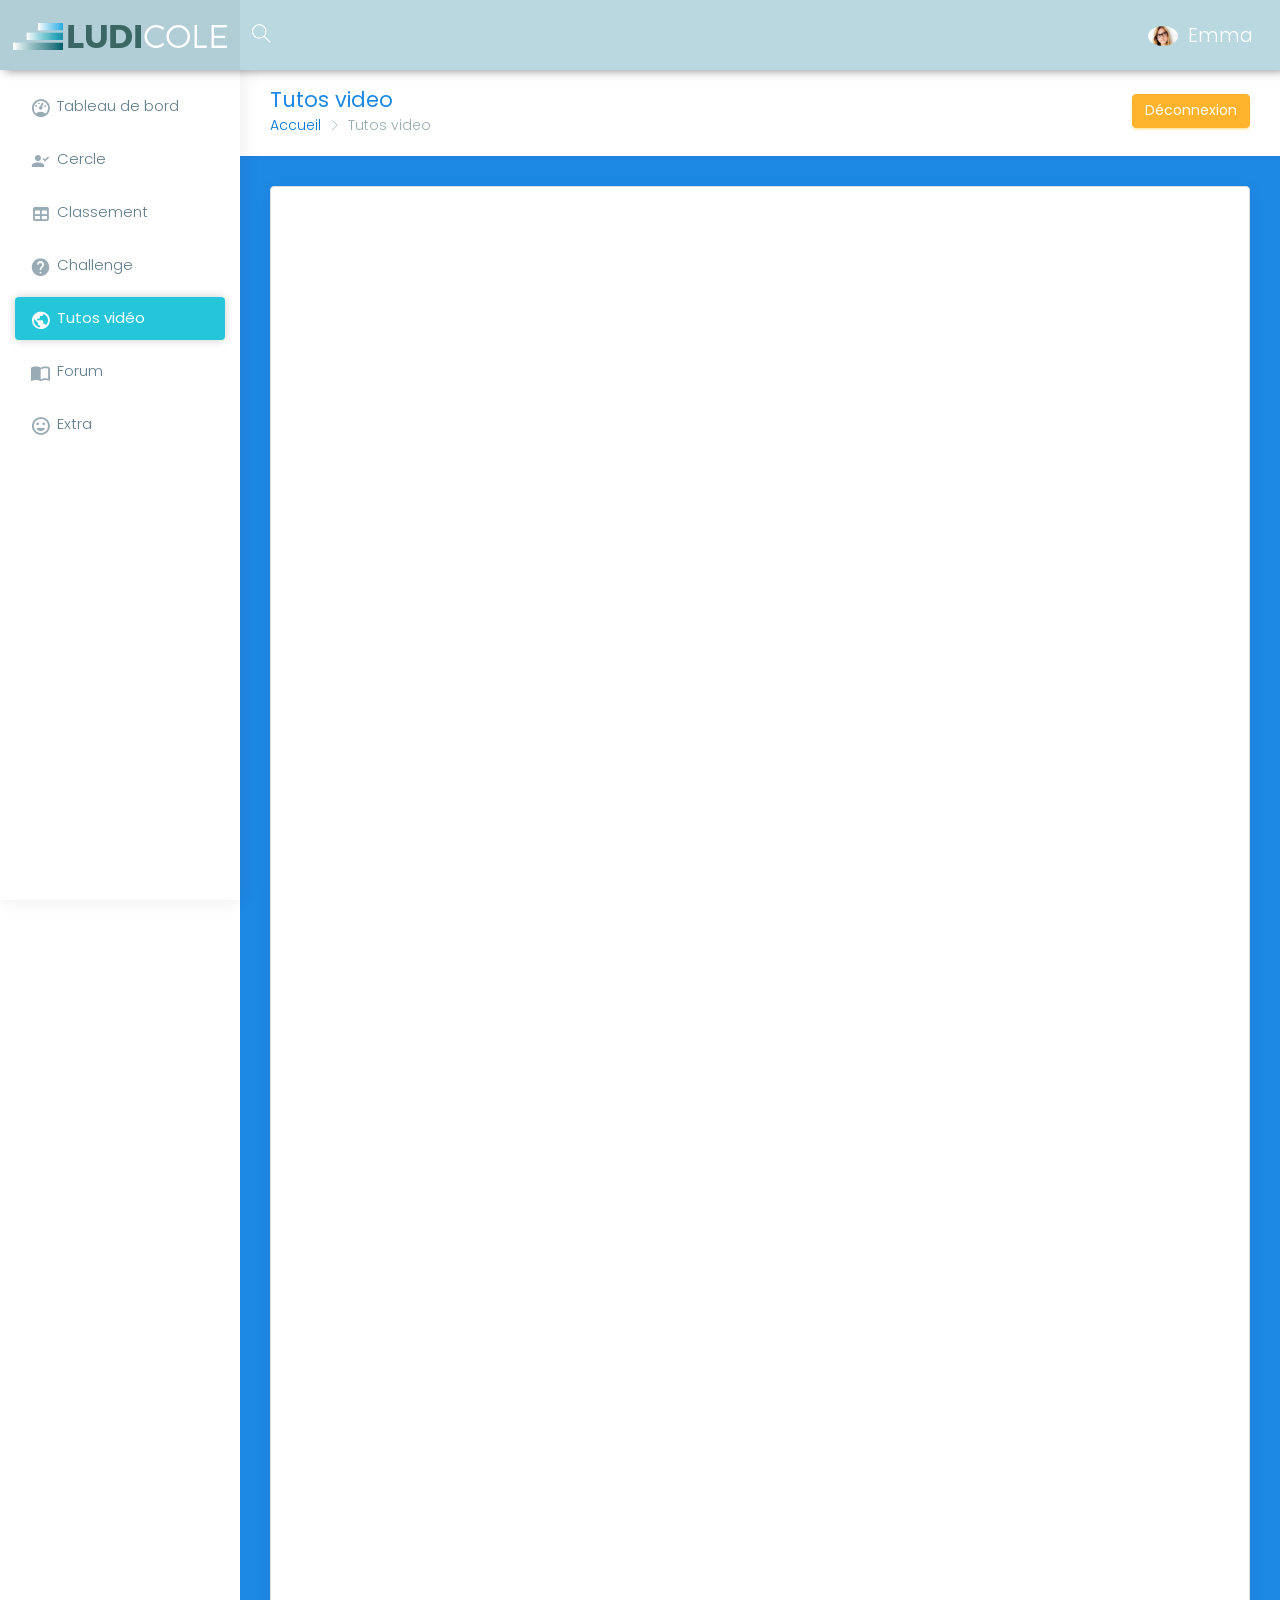
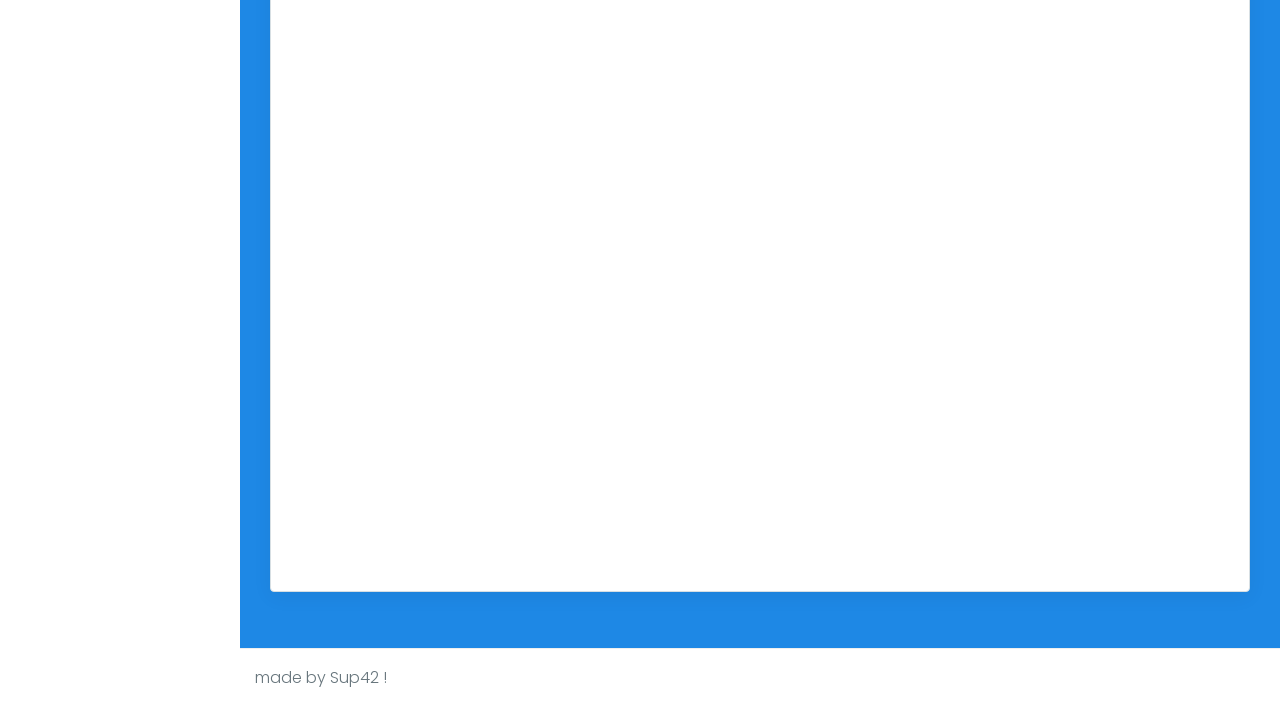
<file: map-google.html>
<!DOCTYPE html>
<html lang="en">

<head>
    <meta charset="utf-8">
    <meta http-equiv="X-UA-Compatible" content="IE=edge">
    <!-- Tell the browser to be responsive to screen width -->
    <meta name="viewport" content="width=device-width, initial-scale=1">
    <meta name="description" content="">
    <meta name="author" content="">
    <!-- Favicon icon -->
    <link rel="icon" type="image/png" sizes="16x16" href="assets/images/favicon.png">
    <title>Tutos video</title>
    <!-- Bootstrap Core CSS -->
    <link href="assets/plugins/bootstrap/css/bootstrap.min.css" rel="stylesheet">
    <!-- Custom CSS -->
    <link href="css/style.css" rel="stylesheet">
    <!-- You can change the theme colors from here -->
    <link href="css/colors/blue.css" id="theme" rel="stylesheet">
    <!-- HTML5 Shim and Respond.js IE8 support of HTML5 elements and media queries -->
    <!-- WARNING: Respond.js doesn't work if you view the page via file:// -->
    <!--[if lt IE 9]>
    <script src="https://oss.maxcdn.com/libs/html5shiv/3.7.0/html5shiv.js"></script>
    <script src="https://oss.maxcdn.com/libs/respond.js/1.4.2/respond.min.js"></script>
<![endif]-->
</head>

<body class="fix-header fix-sidebar card-no-border">
    <!-- ============================================================== -->
    <!-- Preloader - style you can find in spinners.css -->
    <!-- ============================================================== -->
    <div class="preloader">
        <svg class="circular" viewBox="25 25 50 50">
            <circle class="path" cx="50" cy="50" r="20" fill="none" stroke-width="2" stroke-miterlimit="10" /> </svg>
    </div>
    <!-- ============================================================== -->
    <!-- Main wrapper - style you can find in pages.scss -->
    <!-- ============================================================== -->
    <div id="main-wrapper">
        <!-- ============================================================== -->
        <!-- Topbar header - style you can find in pages.scss -->
        <!-- ============================================================== -->
        <header class="topbar">
            <nav class="navbar top-navbar navbar-toggleable-sm navbar-light">
                <!-- ============================================================== -->
                <!-- Logo -->
                <!-- ============================================================== -->
                <div class="navbar-header">
                    <a class="navbar-brand" href="index.html">
                        <!-- Logo icon --><b>
                            <!--You can put here icon as well // <i class="wi wi-sunset"></i> //-->

                            <!-- Light Logo icon -->
                            <img src="assets/images/logo-light-icon.png" alt="homepage" class="light-logo" />
                        </b>
                        <!--End Logo icon -->
                        <!-- Logo text --><span>

                         <!-- Light Logo text -->
                         <img src="assets/images/logo-light-text.png" class="light-logo" alt="homepage" /></span> </a>
                </div>
                <!-- ============================================================== -->
                <!-- End Logo -->
                <!-- ============================================================== -->
                <div class="navbar-collapse">
                    <!-- ============================================================== -->
                    <!-- toggle and nav items -->
                    <!-- ============================================================== -->
                    <ul class="navbar-nav mr-auto mt-md-0">
                        <!-- This is  -->
                        <li class="nav-item"> <a class="nav-link nav-toggler hidden-md-up text-muted waves-effect waves-dark" href="javascript:void(0)"><i class="mdi mdi-menu"></i></a> </li>
                        <!-- ============================================================== -->
                        <!-- Search -->
                        <!-- ============================================================== -->
                        <li class="nav-item hidden-sm-down search-box"> <a class="nav-link hidden-sm-down text-muted waves-effect waves-dark" href="javascript:void(0)"><i class="ti-search"></i></a>
                            <form class="app-search">
                                <input type="text" class="form-control" placeholder="Search & enter"> <a class="srh-btn"><i class="ti-close"></i></a> </form>
                        </li>
                    </ul>
                    <!-- ============================================================== -->
                    <!-- User profile and search -->
                    <!-- ============================================================== -->
                    <ul class="navbar-nav my-lg-0">
                        <!-- ============================================================== -->
                        <!-- Profile -->
                        <!-- ============================================================== -->
                        <li class="nav-item dropdown">
                            <a class="nav-link dropdown-toggle text-muted waves-effect waves-dark" href="" data-toggle="dropdown" aria-haspopup="true" aria-expanded="false"><img src="assets/images/users/5.jpg" alt="user" class="profile-pic m-r-10" />Emma</a>
                        </li>
                    </ul>
                </div>
            </nav>
        </header>
        <!-- ============================================================== -->
        <!-- End Topbar header -->
        <!-- ============================================================== -->
        <!-- ============================================================== -->
        <!-- Left Sidebar - style you can find in sidebar.scss  -->
        <!-- ============================================================== -->
        <aside class="left-sidebar">
            <!-- Sidebar scroll-->
            <div class="scroll-sidebar">
                <!-- Sidebar navigation-->
                <nav class="sidebar-nav">
                  <ul id="sidebarnav">
                      <li> <a class="waves-effect waves-dark" href="index.html" aria-expanded="false"><i class="mdi mdi-gauge"></i><span class="hide-menu">Tableau de bord</span></a>
                      </li>
                      <li> <a class="waves-effect waves-dark" href="pages-profile.html" aria-expanded="false"><i class="mdi mdi-account-check"></i><span class="hide-menu">Cercle</span></a>
                      </li>
                      <li> <a class="waves-effect waves-dark" href="table-basic.html" aria-expanded="false"><i class="mdi mdi-table"></i><span class="hide-menu">Classement</span></a>
                        </li>
                        <li> <a class="waves-effect waves-dark" href="pages-error-404.html" aria-expanded="false"><i class="mdi mdi-help-circle"></i><span class="hide-menu">Challenge</span></a>
                        </li>


                      <li> <a class="waves-effect waves-dark" href="map-google.html" aria-expanded="false"><i class="mdi mdi-earth"></i><span class="hide-menu">Tutos vidéo</span></a>
                      </li>
                      <li> <a class="waves-effect waves-dark" href="pages-blank.html" aria-expanded="false"><i class="mdi mdi-book-open-variant"></i><span class="hide-menu">Forum</span></a>
                      </li>
                      <li> <a class="waves-effect waves-dark" href="icon-material.html" aria-expanded="false"><i class="mdi mdi-emoticon"></i><span class="hide-menu">Extra</span></a>
                      </li>

                  </ul>
                </nav>
                <!-- End Sidebar navigation -->
            </div>
            <!-- End Sidebar scroll-->
            <!-- Bottom points-->

            <!-- End Bottom points-->
        </aside>
        <!-- ============================================================== -->
        <!-- End Left Sidebar - style you can find in sidebar.scss  -->
        <!-- ============================================================== -->
        <!-- ============================================================== -->
        <!-- Page wrapper  -->
        <!-- ============================================================== -->
        <div class="page-wrapper">
            <!-- ============================================================== -->
            <!-- Container fluid  -->
            <!-- ============================================================== -->
            <div class="container-fluid">
                <!-- ============================================================== -->
                <!-- Bread crumb and right sidebar toggle -->
                <!-- ============================================================== -->
                <div class="row page-titles">
                    <div class="col-md-5 col-8 align-self-center">
                        <h3 class="text-themecolor m-b-0 m-t-0">Tutos video</h3>
                        <ol class="breadcrumb">
                            <li class="breadcrumb-item"><a href="javascript:void(0)">Accueil</a></li>
                            <li class="breadcrumb-item active">Tutos video</li>
                        </ol>
                    </div>
                    <div class="col-md-7 col-4 align-self-center">
                        <a href="https://themewagon.com/themes/material-bootstrap-4-free-admin-template/" class="btn waves-effect waves-light btn-warning pull-right hidden-sm-down">Déconnexion</a>
                    </div>
                </div>
                <!-- ============================================================== -->
                <!-- End Bread crumb and right sidebar toggle -->
                <!-- ============================================================== -->
                <!-- ============================================================== -->
                <!-- Start Page Content -->
                <!-- ============================================================== -->
                <div class="row">
                    <div class="col-12">
                        <div class="card">
                            <br>
                           <center><iframe style="padding: 10px"width="560" height="315" src="https://www.youtube.com/embed/-X49VQgi86E?rel=0" frameborder="0" allowfullscreen></iframe>
                            <iframe style="padding: 10px"width="560" height="315" src="https://www.youtube.com/embed/0C-Gw-F7zkA" frameborder="0" allowfullscreen></iframe></center>
                            <br>
                           <center><iframe style="padding: 10px"width="560" height="315" src="https://www.youtube.com/embed/6JLgWX9iqgo?rel=0" frameborder="0" allowfullscreen></iframe>
                           <iframe style="padding: 10px"width="560" height="315" src="https://www.youtube.com/embed/oVU7ybbCcQc?rel=0" frameborder="0" allowfullscreen></iframe></center>
                            <br>
                            <center><iframe style="padding: 10px"width="560" height="315" src="https://www.youtube.com/embed/I7cajVnzm8k?rel=0" frameborder="0" allowfullscreen></iframe><iframe style="padding: 10px" width="560" height="315" src="https://www.youtube.com/embed/dpbFZV7KlgA" frameborder="0" allowfullscreen></iframe></center>
                        </div>
                    </div>
                </div>
                <!-- ============================================================== -->
                <!-- End PAge Content -->
                <!-- ============================================================== -->
            </div>
            <!-- ============================================================== -->
            <!-- End Container fluid  -->
            <!-- ============================================================== -->
            <!-- ============================================================== -->
            <!-- footer -->
            <!-- ============================================================== -->
            <footer class="footer">
                made by Sup42 !
            </footer>
            <!-- ============================================================== -->
            <!-- End footer -->
            <!-- ============================================================== -->
        </div>
        <!-- ============================================================== -->
        <!-- End Page wrapper  -->
        <!-- ============================================================== -->
    </div>
    <!-- ============================================================== -->
    <!-- End Wrapper -->
    <!-- ============================================================== -->
    <!-- ============================================================== -->
    <!-- All Jquery -->
    <!-- ============================================================== -->
    <script src="assets/plugins/jquery/jquery.min.js"></script>
    <!-- Bootstrap tether Core JavaScript -->
    <script src="assets/plugins/bootstrap/js/tether.min.js"></script>
    <script src="assets/plugins/bootstrap/js/bootstrap.min.js"></script>
    <!-- slimscrollbar scrollbar JavaScript -->
    <script src="js/jquery.slimscroll.js"></script>
    <!--Wave Effects -->
    <script src="js/waves.js"></script>
    <!--Menu sidebar -->
    <script src="js/sidebarmenu.js"></script>
    <!--stickey kit -->
    <script src="assets/plugins/sticky-kit-master/dist/sticky-kit.min.js"></script>
    <!--Custom JavaScript -->
    <script src="js/custom.min.js"></script>

</body>

</html>
</file>
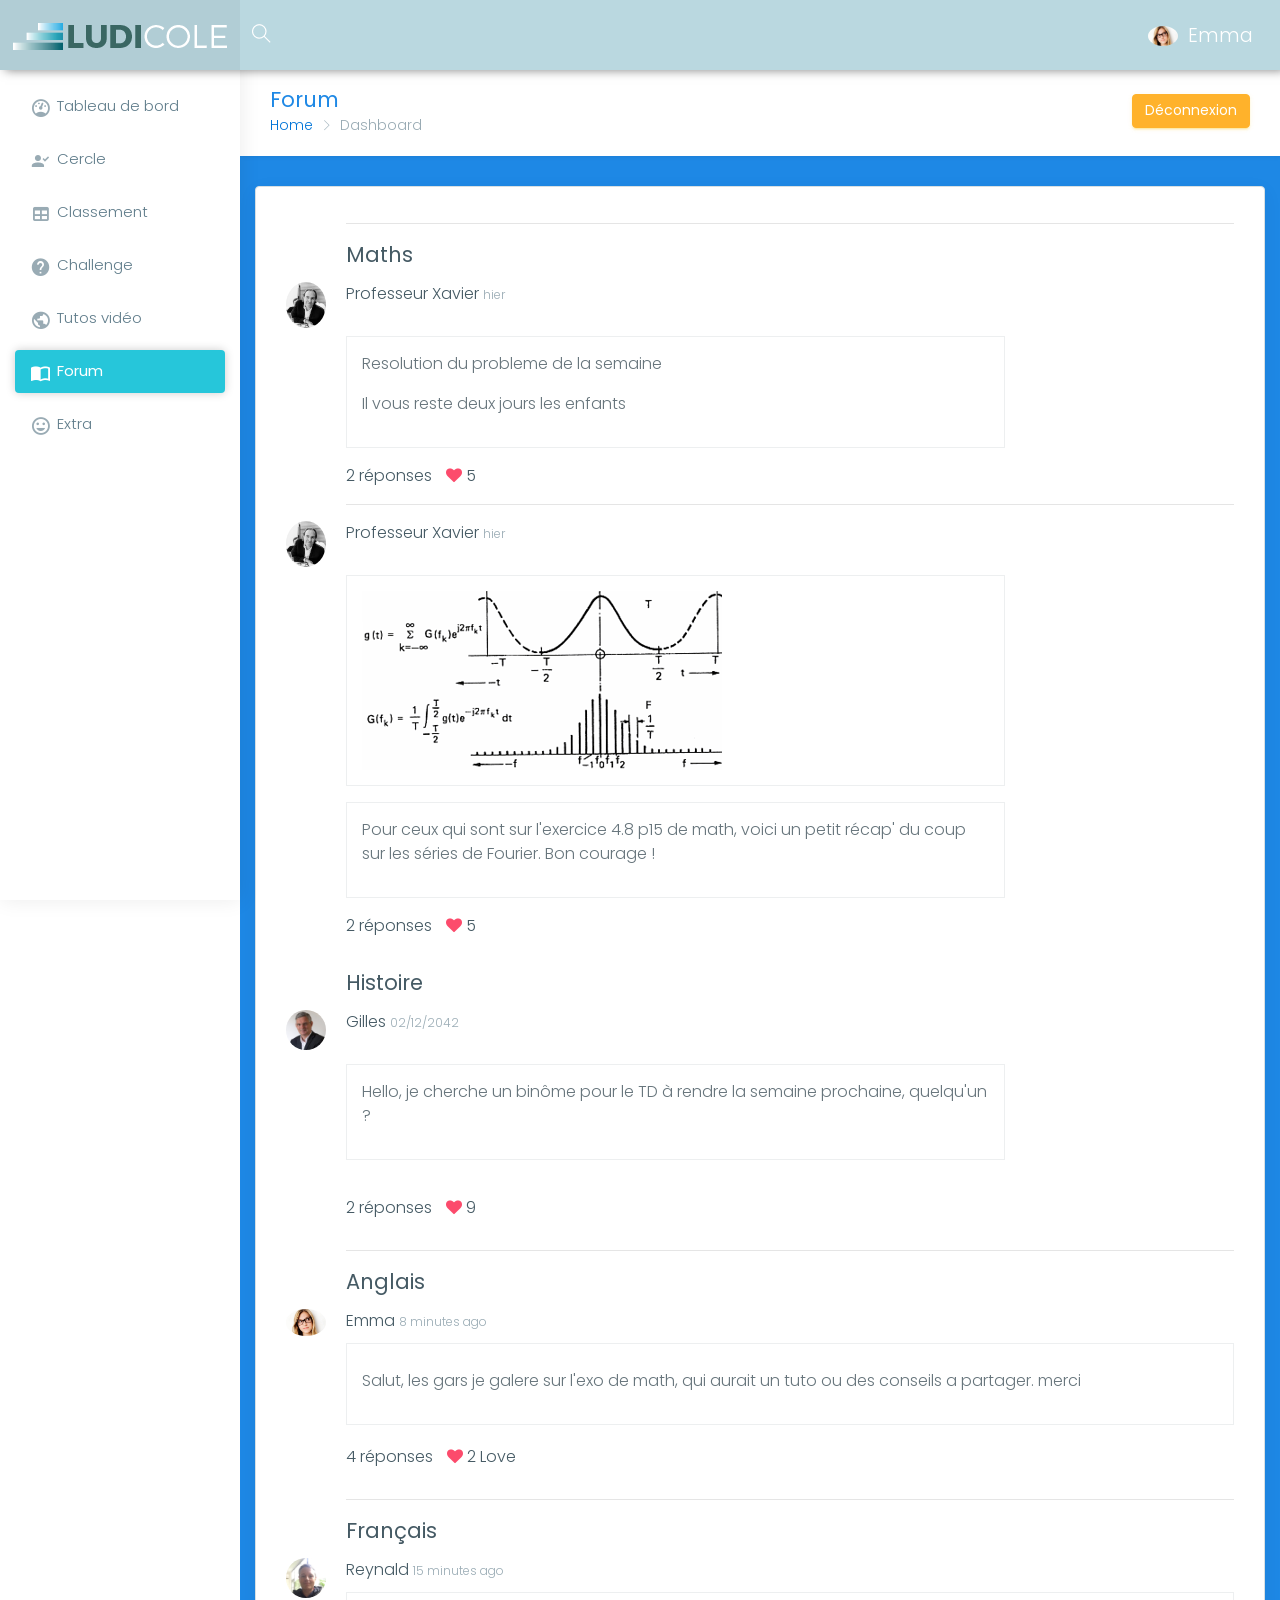
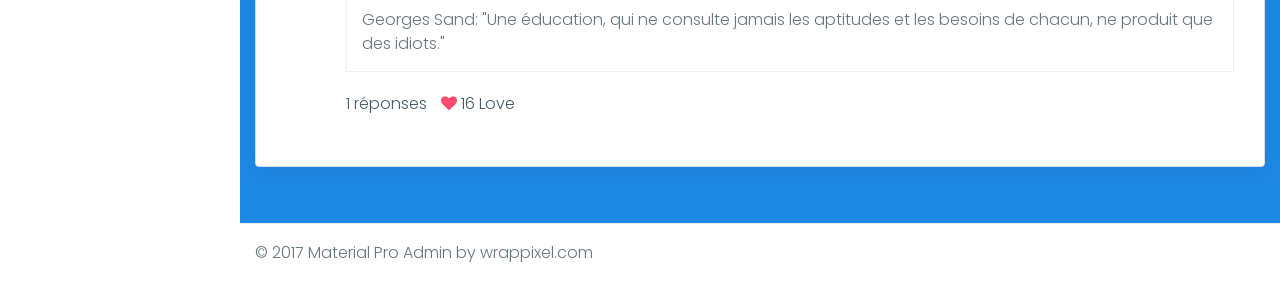
<file: pages-blank.html>
<!DOCTYPE html>
<html lang="en">
	<head>
		<meta charset="utf-8">
		<meta http-equiv="X-UA-Compatible" content="IE=edge">
		<!-- Tell the browser to be responsive to screen width -->
		<meta name="viewport" content="width=device-width, initial-scale=1">
		<meta name="description" content="">
		<meta name="author" content="">
		<!-- Favicon icon -->
		<link rel="icon" type="image/png" sizes="16x16" href="assets/images/favicon.png">
		<title>Forum</title>
		<!-- Bootstrap Core CSS --> <link href="assets/plugins/bootstrap/css/bootstrap.min.css" rel="stylesheet">
		<!-- Custom CSS -->
		<link href="css/style.css" rel="stylesheet">
		<!-- You can change the theme colors from here -->
		<link href="css/colors/blue.css" id="theme" rel="stylesheet">
		<!-- HTML5 Shim and Respond.js IE8 support of HTML5 elements and media queries -->
		<!-- WARNING: Respond.js doesn't work if you view the page via file:// -->
		<!--[if lt IE 9]>
		<script src="https://oss.maxcdn.com/libs/html5shiv/3.7.0/html5shiv.js"></script>
		<script src="https://oss.maxcdn.com/libs/respond.js/1.4.2/respond.min.js"></script>
		<![endif]-->
	</head>

	<body class="fix-header fix-sidebar card-no-border">
		<!-- ============================================================== -->
		<!-- Preloader - style you can find in spinners.css -->
		<!-- ============================================================== -->
		<div class="preloader">
			<svg class="circular" viewBox="25 25 50 50">
				<circle class="path" cx="50" cy="50" r="20" fill="none" stroke-width="2" stroke-miterlimit="10" /> </svg>
		</div>
		<!-- ============================================================== -->
		<!-- Main wrapper - style you can find in pages.scss -->
		<!-- ============================================================== -->
		<div id="main-wrapper">
			<!-- ============================================================== -->
			<!-- Topbar header - style you can find in pages.scss -->
			<!-- ============================================================== -->
			<header class="topbar">
				<nav class="navbar top-navbar navbar-toggleable-sm navbar-light">
					<!-- ============================================================== -->
					<!-- Logo -->
					<!-- ============================================================== -->
					<div class="navbar-header">
						<a class="navbar-brand" href="index.html">
							<!-- Logo icon --><b>
								<!--You can put here icon as well // <i class="wi wi-sunset"></i> //-->

								<!-- Light Logo icon -->
								<img src="assets/images/logo-light-icon.png" alt="homepage" class="light-logo" />
							</b>
							<!--End Logo icon -->
							<!-- Logo text --><span>

								<!-- Light Logo text -->
								<img src="assets/images/logo-light-text.png" class="light-logo" alt="homepage" /></span> </a>
					</div>
					<!-- ============================================================== -->
					<!-- End Logo -->
					<!-- ============================================================== -->
					<div class="navbar-collapse">
						<!-- ============================================================== -->
						<!-- toggle and nav items -->
						<!-- ============================================================== -->
						<ul class="navbar-nav mr-auto mt-md-0">
							<!-- This is  -->
							<li class="nav-item"> <a class="nav-link nav-toggler hidden-md-up text-muted waves-effect waves-dark" href="javascript:void(0)"><i class="mdi mdi-menu"></i></a> </li>
							<!-- ============================================================== -->
							<!-- Search -->
							<!-- ============================================================== -->
							<li class="nav-item hidden-sm-down search-box"> <a class="nav-link hidden-sm-down text-muted waves-effect waves-dark" href="javascript:void(0)"><i class="ti-search"></i></a>
								<form class="app-search">
									<input type="text" class="form-control" placeholder="Search & enter"> <a class="srh-btn"><i class="ti-close"></i></a> </form>
							</li>
						</ul>
						<!-- ============================================================== -->
						<!-- User profile and search -->
						<!-- ============================================================== -->
						<ul class="navbar-nav my-lg-0">
							<!-- ============================================================== -->
							<!-- Profile -->
							<!-- ============================================================== -->
							<li class="nav-item dropdown">
								<a class="nav-link dropdown-toggle text-muted waves-effect waves-dark" href="" data-toggle="dropdown" aria-haspopup="true" aria-expanded="false"><img src="assets/images/users/5.jpg" alt="user" class="profile-pic m-r-10" />Emma</a>
							</li>
						</ul>
					</div>
				</nav>
			</header>
			<!-- ============================================================== -->
			<!-- End Topbar header -->
			<!-- ============================================================== -->
			<!-- ============================================================== -->
			<!-- Left Sidebar - style you can find in sidebar.scss  -->
			<!-- ============================================================== -->
			<aside class="left-sidebar">
				<!-- Sidebar scroll-->
				<div class="scroll-sidebar">
					<!-- Sidebar navigation-->
					<nav class="sidebar-nav">
						<ul id="sidebarnav">
								<li> <a class="waves-effect waves-dark" href="index.html" aria-expanded="false"><i class="mdi mdi-gauge"></i><span class="hide-menu">Tableau de bord</span></a>
								</li>
								<li> <a class="waves-effect waves-dark" href="pages-profile.html" aria-expanded="false"><i class="mdi mdi-account-check"></i><span class="hide-menu">Cercle</span></a>
								</li>
								<li> <a class="waves-effect waves-dark" href="table-basic.html" aria-expanded="false"><i class="mdi mdi-table"></i><span class="hide-menu">Classement</span></a>
									</li>
									<li> <a class="waves-effect waves-dark" href="pages-error-404.html" aria-expanded="false"><i class="mdi mdi-help-circle"></i><span class="hide-menu">Challenge</span></a>
									</li>


								<li> <a class="waves-effect waves-dark" href="map-google.html" aria-expanded="false"><i class="mdi mdi-earth"></i><span class="hide-menu">Tutos vidéo</span></a>
								</li>
								<li> <a class="waves-effect waves-dark" href="pages-blank.html" aria-expanded="false"><i class="mdi mdi-book-open-variant"></i><span class="hide-menu">Forum</span></a>
								</li>
								<li> <a class="waves-effect waves-dark" href="icon-material.html" aria-expanded="false"><i class="mdi mdi-emoticon"></i><span class="hide-menu">Extra</span></a>
								</li>

						</ul>

					</nav>
					<!-- End Sidebar navigation -->
				</div>
				<!-- End Sidebar scroll-->
				<!-- Bottom points-->

				<!-- End Bottom points-->
			</aside>
			<!-- ============================================================== -->
			<!-- End Left Sidebar - style you can find in sidebar.scss  -->
			<!-- ============================================================== -->
			<!-- ============================================================== -->
			<!-- Page wrapper  -->
			<!-- ============================================================== -->
			<div style="background-color: #1E88E5;"class="page-wrapper">
				<!-- ============================================================== -->
				<!-- Container fluid  -->
				<!-- ============================================================== -->
				<div class="container-fluid">
					<!-- ============================================================== -->
					<!-- Bread crumb and right sidebar toggle -->
					<!-- ============================================================== -->
					<div class="row page-titles">
						<div class="col-md-5 col-8 align-self-center">
							<h3 class="text-themecolor m-b-0 m-t-0">Forum</h3>
							<ol class="breadcrumb">
								<li class="breadcrumb-item"><a href="javascript:void(0)">Home</a></li>
								<li class="breadcrumb-item active">Dashboard</li>
							</ol>
						</div>
						<div class="col-md-7 col-4 align-self-center">
							<a href="https://themewagon.com/themes/material-bootstrap-4-free-admin-template/" class="btn waves-effect waves-light btn-warning pull-right hidden-sm-down">Déconnexion</a>
						</div>
					</div>
					<!-- ============================================================== -->
					<!-- End Bread crumb and right sidebar toggle -->
					<!-- ============================================================== -->
					<!-- ============================================================== -->
					<!-- Start Page Content -->
					<!-- ============================================================== -->
					<div class="row">

						<div class="card">
							<div class="card-block">
								<div class="row">
									<div class="col-12">
										<div class="d-flex flex-wrap">
											<div>
												<div class="ml-auto">
												</div>
											</div>
										</div>
										<div class="profiletimeline">
											<hr>
											<div class="sl-item">
												<h3 class="card-title">Maths</h3>
												<h3 class="card-title"></h3>
												<div class="sl-left"> <img src="assets/images/users/1.jpg" alt="user" class="img-circle"> </div>
												<div class="sl-right">
													<div><a href="#" class="link">Professeur Xavier</a> <span class="sl-date">hier</span>
														<div class="m-t-20 row">
															<div class="col-md-9 col-xs-12">
																<blockquote class="m-t-10">
																	<p>Resolution du probleme de la semaine</p>
																	<p>Il vous reste deux jours les enfants</p>
																</blockquote>
															</div>
														</div>
														<div class="like-comm"> <a href="javascript:void(0)" class="link m-r-10">2 réponses</a> <a href="javascript:void(0)" class="link m-r-10"><i class="fa fa-heart text-danger"></i> 5</a> </div>
													</div>
												</div>
												<hr>
											<div class="sl-item">
												<h3 class="card-title"></h3>
												<div class="sl-left"> <img src="assets/images/users/1.jpg" alt="user" class="img-circle"> </div>
												<div class="sl-right">
													<div><a href="#" class="link">Professeur Xavier</a> <span class="sl-date">hier</span>
														<div class="m-t-20 row">
															<div class="col-md-9 col-xs-12">
																<blockquote class="m-t-10">
																	<div><img src="assets/images/fournier.png"</img></div>
																	<cr>
																</blockquote>
																<blockquote class="m-t-10">
																	<p>Pour ceux qui sont sur l'exercice 4.8 p15 de math, voici un petit récap' du coup sur les séries de Fourier. Bon courage !</p>
																</blockquote>
															</div>
														</div>
														<div class="like-comm"> <a href="javascript:void(0)" class="link m-r-10">2 réponses</a> <a href="javascript:void(0)" class="link m-r-10"><i class="fa fa-heart text-danger"></i> 5</a> </div>
													</div>
												</div>
											</div>										</div>
											<div class="sl-item">
											</div>
											<div class="sl-item">
												<h3 class="card-title">Histoire</h3>
												<div class="sl-left"> <img src="assets/images/users/2.jpg" alt="user" class="img-circle"> </div>
												<div class="sl-right">
													<div> <a href="#" class="link">Gilles</a> <span class="sl-date">02/12/2042</span>
														<div class="m-t-20 row">
															<div class="col-md-9 col-xs-12">
																<blockquote class="m-t-10">
																	<p>Hello, je cherche un binôme pour le TD à rendre la semaine prochaine, quelqu'un ?</p>
															</blockquote>
														</div>
														</div>
														<div class="like-comm m-t-20"> <a href="javascript:void(0)" class="link m-r-10">2 réponses</a> <a href="javascript:void(0)" class="link m-r-10"><i class="fa fa-heart text-danger"></i> 9 </a> </div>
													</div>
												</div>
											</div>
											<hr>
												<h3 class="card-title">Anglais</h3>
											<div class="sl-item">
												<div class="sl-left"> <img src="assets/images/users/5.jpg" alt="user" class="img-circle"> </div>
												<div class="sl-right">
													<div><a href="#" class="link">Emma</a> <span class="sl-date">8 minutes ago</span>
														<blockquote class="m-t-10">
															<p class="m-t-10"> Salut, les gars je galere sur l'exo de math, qui aurait un tuto ou des conseils a partager. merci </p>
														</blockquote>
													</div>
													<div class="like-comm m-t-20"> <a href="javascript:void(0)" class="link m-r-10">4 réponses</a> <a href="javascript:void(0)" class="link m-r-10"><i class="fa fa-heart text-danger"></i> 2 Love</a> </div>
												</div>
											</div>
											<hr>
											<div class="sl-item">
												<h3 class="card-title">Français</h3>
												<div class="sl-left"> <img src="assets/images/users/4.jpg" alt="user" class="img-circle"> </div>
												<div class="sl-right">
													<div><a href="#" class="link">Reynald</a> <span class="sl-date">15 minutes ago</span>
														<blockquote class="m-t-10">
															Georges Sand: "Une éducation, qui ne consulte jamais les aptitudes et les besoins de chacun, ne produit que des idiots."
														</blockquote>
														<div class="like-comm m-t-20"> <a href="javascript:void(0)" class="link m-r-10">1 réponses</a> <a href="javascript:void(0)" class="link m-r-10"><i class="fa fa-heart text-danger"></i> 16 Love</a> </div>

													</div>
												</div>
											</div>
										</div>
									</div>
								</div>
							</div>
						</div>
					</div>

				</div>
				<!-- ============================================================== -->
				<!-- End PAge Content -->
				<!-- ============================================================== -->
			</div>
			<!-- ============================================================== -->
			<!-- End Container fluid  -->
			<!-- ============================================================== -->
			<!-- ============================================================== -->
			<!-- footer -->
			<!-- ============================================================== -->
			<footer class="footer">
				© 2017 Material Pro Admin by wrappixel.com
			</footer>
			<!-- ============================================================== -->
			<!-- End footer -->
			<!-- ============================================================== -->
		</div>
		<!-- ============================================================== -->
		<!-- End Page wrapper  -->
		<!-- ============================================================== -->
	</div>
	<!-- ============================================================== -->
	<!-- End Wrapper -->
	<!-- ============================================================== -->
	<!-- ============================================================== -->
	<!-- All Jquery -->
	<!-- ============================================================== -->
	<script
		src="https://code.jquery.com/jquery-3.2.1.min.js"
integrity="sha256-hwg4gsxgFZhOsEEamdOYGBf13FyQuiTwlAQgxVSNgt4="
	crossorigin="anonymous"></script>
<script src="js/bubble.js"></script>
<script src="assets/plugins/jquery/jquery.min.js"></script>
<!-- Bootstrap tether Core JavaScript -->
<script src="assets/plugins/bootstrap/js/tether.min.js"></script>
<script src="assets/plugins/bootstrap/js/bootstrap.min.js"></script>
<!-- slimscrollbar scrollbar JavaScript -->
<script src="js/jquery.slimscroll.js"></script>
<!--Wave Effects -->
<script src="js/waves.js"></script>
<!--Menu sidebar -->
<script src="js/sidebarmenu.js"></script>
<!--stickey kit -->
<script src="assets/plugins/sticky-kit-master/dist/sticky-kit.min.js"></script>
<!--Custom JavaScript -->
<script src="js/custom.min.js"></script>
</body>
</html>
</file>
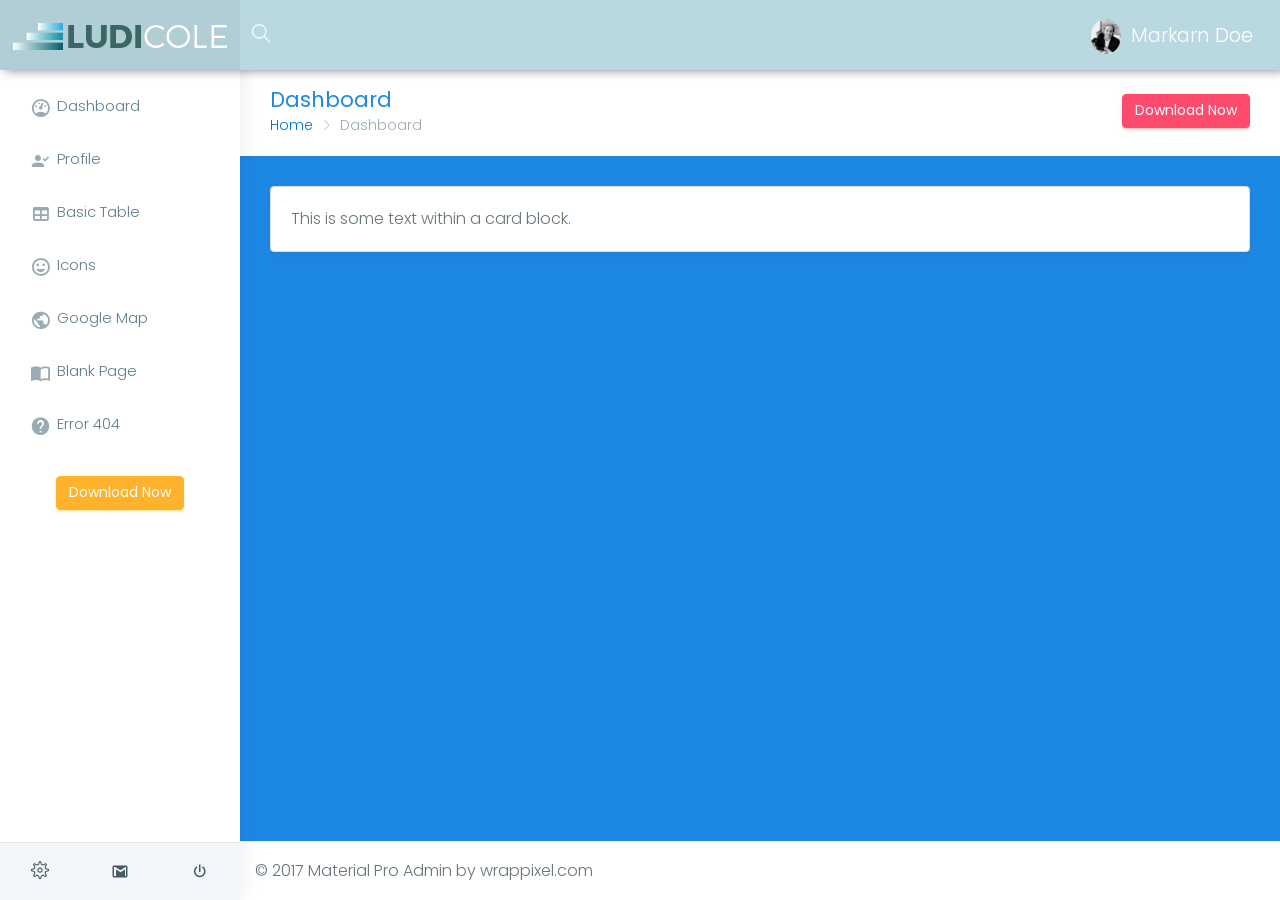
<file: pages-blank_old.html>
<!DOCTYPE html>
<html lang="en">

<head>
    <meta charset="utf-8">
    <meta http-equiv="X-UA-Compatible" content="IE=edge">
    <!-- Tell the browser to be responsive to screen width -->
    <meta name="viewport" content="width=device-width, initial-scale=1">
    <meta name="description" content="">
    <meta name="author" content="">
    <!-- Favicon icon -->
    <link rel="icon" type="image/png" sizes="16x16" href="assets/images/favicon.png">
    <title>Material Pro Admin Template - The Most Complete & Trusted Bootstrap 4 Admin Template</title>
    <!-- Bootstrap Core CSS -->
    <link href="assets/plugins/bootstrap/css/bootstrap.min.css" rel="stylesheet">
    <!-- Custom CSS -->
    <link href="css/style.css" rel="stylesheet">
    <!-- You can change the theme colors from here -->
    <link href="css/colors/blue.css" id="theme" rel="stylesheet">
    <!-- HTML5 Shim and Respond.js IE8 support of HTML5 elements and media queries -->
    <!-- WARNING: Respond.js doesn't work if you view the page via file:// -->
    <!--[if lt IE 9]>
    <script src="https://oss.maxcdn.com/libs/html5shiv/3.7.0/html5shiv.js"></script>
    <script src="https://oss.maxcdn.com/libs/respond.js/1.4.2/respond.min.js"></script>
<![endif]-->
</head>

<body class="fix-header fix-sidebar card-no-border">
    <!-- ============================================================== -->
    <!-- Preloader - style you can find in spinners.css -->
    <!-- ============================================================== -->
    <div class="preloader">
        <svg class="circular" viewBox="25 25 50 50">
            <circle class="path" cx="50" cy="50" r="20" fill="none" stroke-width="2" stroke-miterlimit="10" /> </svg>
    </div>
    <!-- ============================================================== -->
    <!-- Main wrapper - style you can find in pages.scss -->
    <!-- ============================================================== -->
    <div id="main-wrapper">
        <!-- ============================================================== -->
        <!-- Topbar header - style you can find in pages.scss -->
        <!-- ============================================================== -->
        <header class="topbar">
            <nav class="navbar top-navbar navbar-toggleable-sm navbar-light">
                <!-- ============================================================== -->
                <!-- Logo -->
                <!-- ============================================================== -->
                <div class="navbar-header">
                    <a class="navbar-brand" href="index.html">
                        <!-- Logo icon --><b>
                            <!--You can put here icon as well // <i class="wi wi-sunset"></i> //-->
                            
                            <!-- Light Logo icon -->
                            <img src="assets/images/logo-light-icon.png" alt="homepage" class="light-logo" />
                        </b>
                        <!--End Logo icon -->
                        <!-- Logo text --><span>
                         
                         <!-- Light Logo text -->    
                         <img src="assets/images/logo-light-text.png" class="light-logo" alt="homepage" /></span> </a>
                </div>
                <!-- ============================================================== -->
                <!-- End Logo -->
                <!-- ============================================================== -->
                <div class="navbar-collapse">
                    <!-- ============================================================== -->
                    <!-- toggle and nav items -->
                    <!-- ============================================================== -->
                    <ul class="navbar-nav mr-auto mt-md-0">
                        <!-- This is  -->
                        <li class="nav-item"> <a class="nav-link nav-toggler hidden-md-up text-muted waves-effect waves-dark" href="javascript:void(0)"><i class="mdi mdi-menu"></i></a> </li>
                        <!-- ============================================================== -->
                        <!-- Search -->
                        <!-- ============================================================== -->
                        <li class="nav-item hidden-sm-down search-box"> <a class="nav-link hidden-sm-down text-muted waves-effect waves-dark" href="javascript:void(0)"><i class="ti-search"></i></a>
                            <form class="app-search">
                                <input type="text" class="form-control" placeholder="Search & enter"> <a class="srh-btn"><i class="ti-close"></i></a> </form>
                        </li>
                    </ul>
                    <!-- ============================================================== -->
                    <!-- User profile and search -->
                    <!-- ============================================================== -->
                    <ul class="navbar-nav my-lg-0">
                        <!-- ============================================================== -->
                        <!-- Profile -->
                        <!-- ============================================================== -->
                        <li class="nav-item dropdown">
                            <a class="nav-link dropdown-toggle text-muted waves-effect waves-dark" href="" data-toggle="dropdown" aria-haspopup="true" aria-expanded="false"><img src="assets/images/users/1.jpg" alt="user" class="profile-pic m-r-10" />Markarn Doe</a>
                        </li>
                    </ul>
                </div>
            </nav>
        </header>
        <!-- ============================================================== -->
        <!-- End Topbar header -->
        <!-- ============================================================== -->
        <!-- ============================================================== -->
        <!-- Left Sidebar - style you can find in sidebar.scss  -->
        <!-- ============================================================== -->
        <aside class="left-sidebar">
            <!-- Sidebar scroll-->
            <div class="scroll-sidebar">
                <!-- Sidebar navigation-->
                <nav class="sidebar-nav">
                    <ul id="sidebarnav">
                        <li> <a class="waves-effect waves-dark" href="index.html" aria-expanded="false"><i class="mdi mdi-gauge"></i><span class="hide-menu">Dashboard</span></a>
                        </li>
                        <li> <a class="waves-effect waves-dark" href="pages-profile.html" aria-expanded="false"><i class="mdi mdi-account-check"></i><span class="hide-menu">Profile</span></a>
                        </li>
                        <li> <a class="waves-effect waves-dark" href="table-basic.html" aria-expanded="false"><i class="mdi mdi-table"></i><span class="hide-menu">Basic Table</span></a>
                        </li>
                        <li> <a class="waves-effect waves-dark" href="icon-material.html" aria-expanded="false"><i class="mdi mdi-emoticon"></i><span class="hide-menu">Icons</span></a>
                        </li>
                        <li> <a class="waves-effect waves-dark" href="map-google.html" aria-expanded="false"><i class="mdi mdi-earth"></i><span class="hide-menu">Google Map</span></a>
                        </li>
                        <li> <a class="waves-effect waves-dark" href="pages-blank.html" aria-expanded="false"><i class="mdi mdi-book-open-variant"></i><span class="hide-menu">Blank Page</span></a>
                        </li>
                        <li> <a class="waves-effect waves-dark" href="pages-error-404.html" aria-expanded="false"><i class="mdi mdi-help-circle"></i><span class="hide-menu">Error 404</span></a>
                        </li>
                    </ul>
                    <div class="text-center m-t-30">
                        <a href="https://themewagon.com/themes/material-bootstrap-4-free-admin-template/" class="btn waves-effect waves-light btn-warning hidden-md-down">Download Now</a>
                    </div>
                </nav>
                <!-- End Sidebar navigation -->
            </div>
            <!-- End Sidebar scroll-->
            <!-- Bottom points-->
            <div class="sidebar-footer">
                <!-- item--><a href="" class="link" data-toggle="tooltip" title="Settings"><i class="ti-settings"></i></a>
                <!-- item--><a href="" class="link" data-toggle="tooltip" title="Email"><i class="mdi mdi-gmail"></i></a>
                <!-- item--><a href="" class="link" data-toggle="tooltip" title="Logout"><i class="mdi mdi-power"></i></a> </div>
            <!-- End Bottom points-->
        </aside>
        <!-- ============================================================== -->
        <!-- End Left Sidebar - style you can find in sidebar.scss  -->
        <!-- ============================================================== -->
        <!-- ============================================================== -->
        <!-- Page wrapper  -->
        <!-- ============================================================== -->
        <div class="page-wrapper">
            <!-- ============================================================== -->
            <!-- Container fluid  -->
            <!-- ============================================================== -->
            <div class="container-fluid">
                <!-- ============================================================== -->
                <!-- Bread crumb and right sidebar toggle -->
                <!-- ============================================================== -->
                <div class="row page-titles">
                    <div class="col-md-5 col-8 align-self-center">
                        <h3 class="text-themecolor m-b-0 m-t-0">Dashboard</h3>
                        <ol class="breadcrumb">
                            <li class="breadcrumb-item"><a href="javascript:void(0)">Home</a></li>
                            <li class="breadcrumb-item active">Dashboard</li>
                        </ol>
                    </div>
                    <div class="col-md-7 col-4 align-self-center">
                        <a href="https://themewagon.com/themes/material-bootstrap-4-free-admin-template/" class="btn waves-effect waves-light btn-danger pull-right hidden-sm-down">Download Now</a>
                    </div>
                </div>
                <!-- ============================================================== -->
                <!-- End Bread crumb and right sidebar toggle -->
                <!-- ============================================================== -->
                <!-- ============================================================== -->
                <!-- Start Page Content -->
                <!-- ============================================================== -->
                <div class="row">
                    <div class="col-12">
                        <div class="card">
                            <div class="card-block">
                                This is some text within a card block.
                            </div>
                        </div>
                    </div>
                </div>
                <!-- ============================================================== -->
                <!-- End PAge Content -->
                <!-- ============================================================== -->
            </div>
            <!-- ============================================================== -->
            <!-- End Container fluid  -->
            <!-- ============================================================== -->
            <!-- ============================================================== -->
            <!-- footer -->
            <!-- ============================================================== -->
            <footer class="footer">
                © 2017 Material Pro Admin by wrappixel.com
            </footer>
            <!-- ============================================================== -->
            <!-- End footer -->
            <!-- ============================================================== -->
        </div>
        <!-- ============================================================== -->
        <!-- End Page wrapper  -->
        <!-- ============================================================== -->
    </div>
    <!-- ============================================================== -->
    <!-- End Wrapper -->
    <!-- ============================================================== -->
    <!-- ============================================================== -->
    <!-- All Jquery -->
    <!-- ============================================================== -->
    <script src="assets/plugins/jquery/jquery.min.js"></script>
    <!-- Bootstrap tether Core JavaScript -->
    <script src="assets/plugins/bootstrap/js/tether.min.js"></script>
    <script src="assets/plugins/bootstrap/js/bootstrap.min.js"></script>
    <!-- slimscrollbar scrollbar JavaScript -->
    <script src="js/jquery.slimscroll.js"></script>
    <!--Wave Effects -->
    <script src="js/waves.js"></script>
    <!--Menu sidebar -->
    <script src="js/sidebarmenu.js"></script>
    <!--stickey kit -->
    <script src="assets/plugins/sticky-kit-master/dist/sticky-kit.min.js"></script>
    <!--Custom JavaScript -->
    <script src="js/custom.min.js"></script>
</body>

</html>
</file>
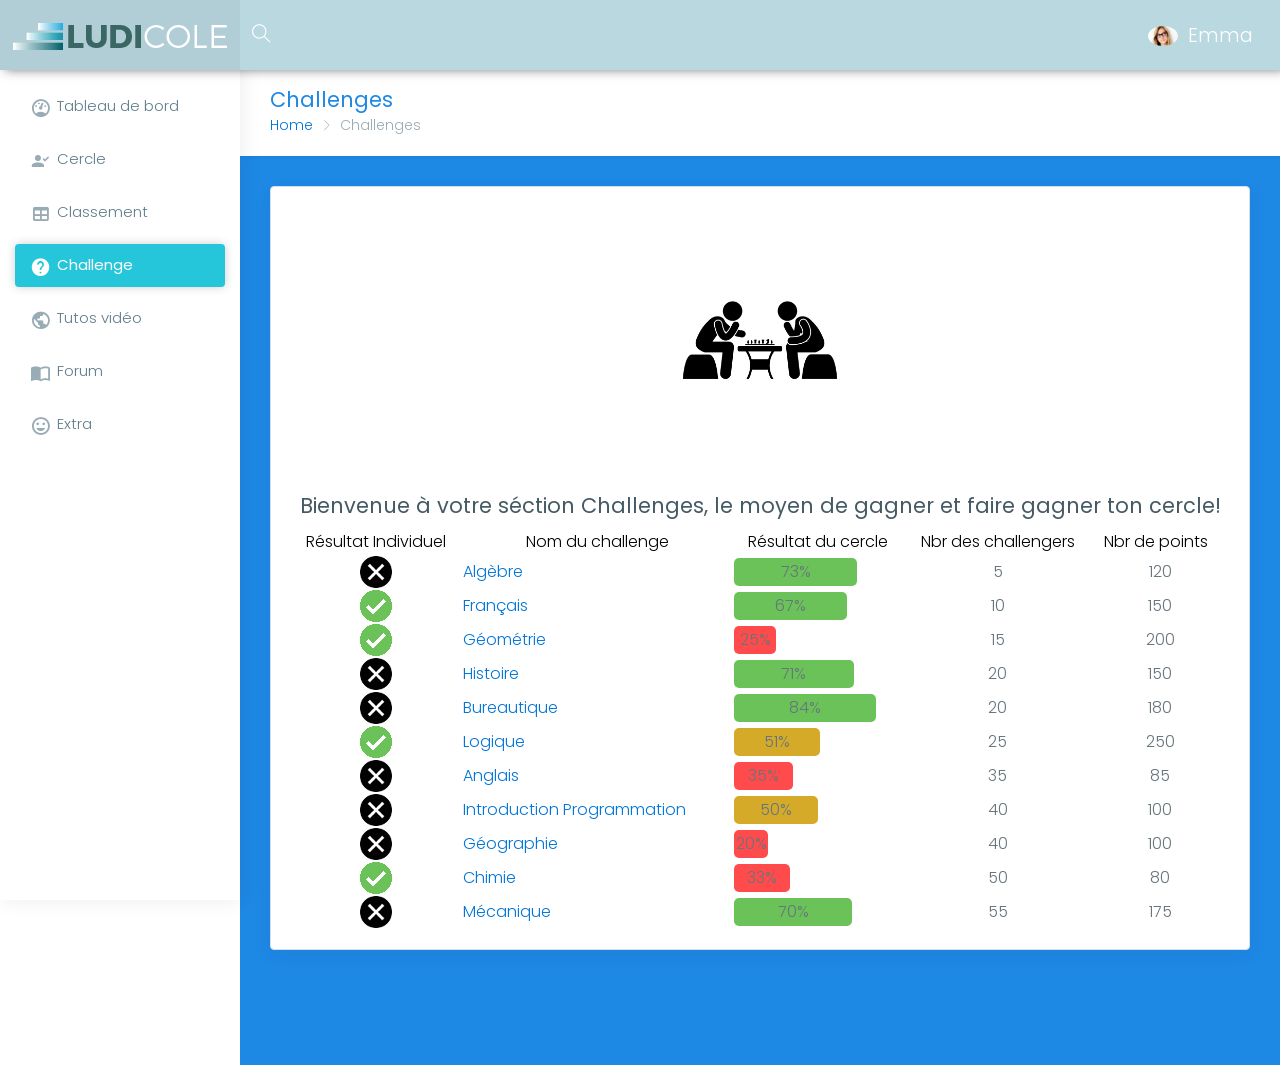
<file: pages-error-404.html>
<!DOCTYPE html>
<html lang="en"><head>
    <meta charset="utf-8">
    <meta http-equiv="X-UA-Compatible" content="IE=edge">
    <!-- Tell the browser to be responsive to screen width -->
    <meta name="viewport" content="width=device-width, initial-scale=1">
    <meta name="description" content="">
    <meta name="author" content="">
    <!-- Favicon icon -->
    <link rel="icon" type="image/png" sizes="16x16" href="assets/images/favicon.png">
    <title>Material Pro Admin Template - The Most Complete &amp; Trusted Bootstrap 4 Admin Template</title>
    <!-- Bootstrap Core CSS -->
    <link href="assets/plugins/bootstrap/css/bootstrap.min.css" rel="stylesheet">
    <!-- Custom CSS -->
    <link href="css/style.css" rel="stylesheet">
    <!-- You can change the theme colors from here -->
    <link href="css/colors/blue.css" id="theme" rel="stylesheet">
    <!-- HTML5 Shim and Respond.js IE8 support of HTML5 elements and media queries -->
    <!-- WARNING: Respond.js doesn't work if you view the page via file:// -->
    <!--[if lt IE 9]>
    <script src="https://oss.maxcdn.com/libs/html5shiv/3.7.0/html5shiv.js"></script>
    <script src="https://oss.maxcdn.com/libs/respond.js/1.4.2/respond.min.js"></script>
<![endif]-->
</head>

<body class="fix-header fix-sidebar card-no-border">
    <!-- ============================================================== -->
    <!-- Preloader - style you can find in spinners.css -->
    <!-- ============================================================== -->
    <div class="preloader" style="display: none;">
        <svg class="circular" viewBox="25 25 50 50">
            <circle class="path" cx="50" cy="50" r="20" fill="none" stroke-width="2" stroke-miterlimit="10"></circle> </svg>
    </div>
    <!-- ============================================================== -->
    <!-- Main wrapper - style you can find in pages.scss -->
    <!-- ============================================================== -->
    <div id="main-wrapper">
        <!-- ============================================================== -->
        <!-- Topbar header - style you can find in pages.scss -->
        <!-- ============================================================== -->
        <header class="topbar">
            <nav class="navbar top-navbar navbar-toggleable-sm navbar-light">
                <!-- ============================================================== -->
                <!-- Logo -->
                <!-- ============================================================== -->
                <div class="navbar-header">
                    <a class="navbar-brand" href="index.html">
                        <!-- Logo icon --><b>
                            <!--You can put here icon as well // <i class="wi wi-sunset"></i> //-->

                            <!-- Light Logo icon -->
                            <img src="assets/images/logo-light-icon.png" alt="homepage" class="light-logo">
                        </b>
                        <!--End Logo icon -->
                        <!-- Logo text --><span>

                         <!-- Light Logo text -->
                         <img src="assets/images/logo-light-text.png" class="light-logo" alt="homepage"></span> </a>
                </div>
                <!-- ============================================================== -->
                <!-- End Logo -->
                <!-- ============================================================== -->
                <div class="navbar-collapse">
                    <!-- ============================================================== -->
                    <!-- toggle and nav items -->
                    <!-- ============================================================== -->
                    <ul class="navbar-nav mr-auto mt-md-0">
                        <!-- This is  -->
                        <li class="nav-item"> <a class="nav-link nav-toggler hidden-md-up text-muted waves-effect waves-dark" href="javascript:void(0)"><i class="mdi mdi-menu"></i></a> </li>
                        <!-- ===================================
              =========================== -->
                        <!-- Search -->
                        <!-- ============================================================== -->
                        <li class="nav-item hidden-sm-down search-box"> <a class="nav-link hidden-sm-down text-muted waves-effect waves-dark" href="javascript:void(0)"><i class="ti-search"></i></a>
                            <form class="app-search">
                                <input type="text" class="form-control" placeholder="Search &amp; enter"> <a class="srh-btn"><i class="ti-close"></i></a> </form>
                        </li>
                    </ul>
                    <!-- ============================================================== -->
                    <!-- User profile and search -->
                    <!-- ============================================================== -->
                    <ul class="navbar-nav my-lg-0">
                        <!-- ============================================================== -->
                        <!-- Profile -->
                        <!-- ============================================================== -->
                        <li class="nav-item dropdown">
                            <a class="nav-link dropdown-toggle text-muted waves-effect waves-dark" href="" data-toggle="dropdown" aria-haspopup="true" aria-expanded="false"><img src="assets/images/users/5.jpg" alt="user" class="profile-pic m-r-10">Emma</a>
                        </li>
                    </ul>
                </div>
            </nav>
        </header>
        <!-- ============================================================== -->
        <!-- End Topbar header -->
        <!-- ============================================================== -->
        <!-- ============================================================== -->
        <!-- Left Sidebar - style you can find in sidebar.scss  -->
        <!-- ============================================================== -->
        <aside class="left-sidebar">
            <!-- Sidebar scroll-->
            <div class="slimScrollDiv" bgcolor="#E6E6FA"style="position: relative; overflow: hidden; width: auto; height: 100%;"><div class="scroll-sidebar" style="overflow: hidden; width: auto; height: 100%;">
                <!-- Sidebar navigation-->
                <nav class="sidebar-nav active">
                  <ul id="sidebarnav">
                      <li> <a class="waves-effect waves-dark" href="index.html" aria-expanded="false"><i class="mdi mdi-gauge"></i><span class="hide-menu">Tableau de bord</span></a>
                      </li>
                      <li> <a class="waves-effect waves-dark" href="pages-profile.html" aria-expanded="false"><i class="mdi mdi-account-check"></i><span class="hide-menu">Cercle</span></a>
                      </li>
                      <li> <a class="waves-effect waves-dark" href="table-basic.html" aria-expanded="false"><i class="mdi mdi-table"></i><span class="hide-menu">Classement</span></a>
                        </li>
                        <li> <a class="waves-effect waves-dark" href="pages-error-404.html" aria-expanded="false"><i class="mdi mdi-help-circle"></i><span class="hide-menu">Challenge</span></a>
                        </li>


                      <li> <a class="waves-effect waves-dark" href="map-google.html" aria-expanded="false"><i class="mdi mdi-earth"></i><span class="hide-menu">Tutos vidéo</span></a>
                      </li>
                      <li> <a class="waves-effect waves-dark" href="pages-blank.html" aria-expanded="false"><i class="mdi mdi-book-open-variant"></i><span class="hide-menu">Forum</span></a>
                      </li>
                      <li> <a class="waves-effect waves-dark" href="icon-material.html" aria-expanded="false"><i class="mdi mdi-emoticon"></i><span class="hide-menu">Extra</span></a>
                      </li>

                  </ul>
                    <div class="text-center m-t-30">

                    </div>
                </nav>
                <!-- End Sidebar navigation -->
            </div><div class="slimScrollBar" style="background: rgb(220, 220, 220); width: 5px; position: absolute; top: 0px; opacity: 0.4; display: none; border-radius: 7px; z-index: 99; left: 1px; height: 1165px;"></div><div class="slimScrollRail" style="width: 5px; height: 100%; position: absolute; top: 0px; display: none; border-radius: 7px; background: rgb(51, 51, 51); opacity: 0.2; z-index: 90; left: 1px;"></div></div>
            <!-- End Sidebar scroll-->
            <!-- Bottom points-->

            <!-- End Bottom points-->
        </aside>
        <!-- ============================================================== -->
        <!-- End Left Sidebar - style you can find in sidebar.scss  -->
        <!-- ============================================================== -->
        <!-- ============================================================== -->
        <!-- Page wrapper  -->
        <!-- ============================================================== -->
        <div class="page-wrapper" style="min-height: 1164px;">
            <!-- ============================================================== -->
            <!-- Container fluid  -->
            <!-- ============================================================== -->
            <div class="container-fluid">
                <!-- ============================================================== -->
                <!-- Bread crumb and right sidebar toggle -->
                <!-- ============================================================== -->
                <div class="row page-titles">
                    <div class="col-md-5 col-8 align-self-center">
                        <h3 class="text-themecolor m-b-0 m-t-0">Challenges</h3>
                        <ol class="breadcrumb">
                            <li class="breadcrumb-item"><a href="javascript:void(0)">Home</a></li>
                            <li class="breadcrumb-item active">Challenges</li>
                        </ol>
                    </div>

                </div>
                <!-- ============================================================== -->
                <!-- End Bread crumb and right sidebar toggle -->
                <!-- ============================================================== -->
                <!-- ============================================================== -->
                <!-- Start Page Content -->
                <!-- ============================================================== -->


                <div class="row">
                    <div class="col-12">
                        <div class="card">





                              <div id="main_wrapper" class="card-block ">
<ul id="breadcrumb" class="breadcrumbs" itemscope="" itemtype="https://schema.org/BreadcrumbList">

</ul>                <main align="center" id="main" itemprop="mainContentOfPage" itemscope="" itemtype="https://schema.org/WebPageElement">
<div class="ajaxbloc bind-ajaxReload" data-ajax-env="8bDCPKeaOXAxCZUZ94/M6O80LOZqAG01LCt1Lp/nrtzw7dYf+dDseQnTabvZK7NVgQVpikTF+sONurdgTCkRFrTepH9Prkzfx9SgziXbNSOFpgOVqGUWGKqKWA/FwApULkbKtL5XimYNsM5JJ8eKterHww2SUsUgYkyycnzei/JDWlDsujvS5wN3NUcKRGgStdR6kD0Y/Nf4b3gMpkHPbsvl8P8+KuA7Cfg2HJ+QAGxhOTUOxJR7QbFgAw97MHnkreZ4hSyIvZ6HJ+PuG7k=" data-origin="/fr/Challenges/App-Script/" aria-live="polite" aria-atomic="true">
<div align="center" class="small-12 columns">
<div class="tile">
<div class="t-body tb-padding">
<h1 class= card-block   align= "center">
<img  class="card-block" src="squelettes/images/challenge.png" alt="11 Challenges disponibles" class="vmiddle" width="220" height="220">
</h1>
<h3 align="center"class="crayon rubrique-descriptif-189 " itemprop="description">Bienvenue à votre séction Challenges, le moyen de gagner et faire gagner ton cercle!
</h3>
</div>
</div>
</div>
<div class="ajaxbloc bind-ajaxReload" data-ajax-env="Ia3EXOeKJbFxuS+aNhvFYDIun+Uyqg1Ip7DcG7sOE/PKFFYWEhuPW09uIyOUlAABDT7yf6/KSAUB/tUK/MnB9fRsLcxStnz0eZLwkBG919Ta88vi04bSWIke9G0Xx018fPnUoAHNB1bNR3Uv9KOexS/YvoCa5cM5vZJIi1sDva1JsNdTBg==" data-origin="/fr/Challenges/App-Script/" aria-live="polite" aria-atomic="true">
<div align="center" class="small-12 columns">
<div class="tile">
<div class="t-body tb-padding">
<a name="pagination_co" id="pagination_co"></a>

<table class="text-center" style="width: 100%">
<thead>
<tr style="color: #000000"class="row_first">

<td> Résultat Individuel</td>
<td><a  class="ajax bind-ajax">Nom du challenge</a></td>
<td><a  class="ajax bind-ajax">Résultat du cercle</a></td>
<td><a  class="ajax bind-ajax">Nbr des challengers</a></td>
<a class="mediabox pageajax cboxElement hasbox" alt="ENombre de points" width="16" height="16"></a></td>
<td><a  class="ajax bind-ajax"> Nbr de points</a>&nbsp;&nbsp;

</tr>
</thead>
<tbody>

<tr>
<td>
<img class="vmiddle" src="squelettes/images/pas_valide.png" alt="pas_valide">
</td>
<td class="text-left">
<a href="fr/Challenges/App-Script/sudo-faiblesse-de-configuration" title="Escalade de privilèges">Algèbre</a>
</td>
<td class="text-left">
<span class="gras left text-center" style="display: inline-block; border-radius: 5px; padding: 2px; width: 73%; background-color: #6ac258;">73%</span>
<span class="right">

</span>
</td>
<td> 5</td>

<td> 120 </td>
</tr>
<tr>
<td>
<img class="vmiddle" src="squelettes/images/valide.png" alt="pas_valide">
</td>
<td class="text-left">
<a href="fr/Challenges/App-Script/Bash-System-2" title="Simple script">Français</a>
</td>
<td class="text-left">
<span class="gras left text-center" style="display: inline-block; border-radius: 5px; padding: 2px; width: 67%; background-color: #6ac258;">67%</span>
<span class="right">

</span>
</td>
<td>10</td>

<td class="show-for-medium-up">150</td>
</tr>
<tr>
<td>
<img class="vmiddle" src="squelettes/images/valide.png" alt="valide">
</td>
<td class="text-left">
<a href="fr/Challenges/App-Script/Perl-command-injection" title="Bad tainting">Géométrie</a>
</td>
<td class="text-left">
<span class="gras left text-center" style="display: inline-block; border-radius: 5px; padding: 2px; width: 25%; background-color: #ff4b4b;">25%</span>

</span>
</td>
<td>15</td>

<td class="show-for-medium-up">200</td>
</tr>
<tr>
<td>
<img class="vmiddle" src="squelettes/images/pas_valide.png" alt="pas_valide">
</td>
<td class="text-left">
<a href="fr/Challenges/App-Script/Bash-cron" title="Crontab">Histoire</a>
</td>
<td class="text-left">
<span class="gras left text-center" style="display: inline-block; border-radius: 5px; padding: 2px; width: 71%; background-color: #6ac258;">71%</span>
<span class="right">

</span>
</td>
<td>20</td>

<td class="show-for-medium-up">150</td>
</tr>
<tr>
<td>
<img class="vmiddle" src="squelettes/images/pas_valide.png" alt="pas_valide">
</td>
<td class="text-left">
<a href="fr/Challenges/App-Script/Python-input" title="Donnez à manger au python !">Bureautique</a>
</td>
<td class="text-left">
<span class="gras left text-center" style="display: inline-block; border-radius: 5px; padding: 2px; width: 84%; background-color: #6ac258;">84%</span>

</span>
</td>
<td>20</td>

<td class="show-for-medium-up">180</td>
</tr>
<tr>
<td>
<img class="vmiddle" src="squelettes/images/valide.png" alt="pas_valide">
</td>
<td class="text-left">
<a href="fr/Challenges/App-Script/Python-pickle" title="Service HTTP fait-maison">Logique</a>
</td>
<td class="text-left">
<span class="gras left text-center" style="display: inline-block; border-radius: 5px; padding: 2px; width: 51%; background-color: #d4aa28;">51%</span>

</span>
</td>
<td>25</td>

<td class="show-for-medium-up">250</td>
</tr>
<tr>
<td>
<img class="vmiddle" src="squelettes/images/pas_valide.png" alt="pas_valide">
</td>
<td class="text-left">
<a href="fr/Challenges/App-Script/Python-PyJail-1" title="niveau 1">Anglais</a>
</td>
<td class="text-left">
<span class="gras left text-center" style="display: inline-block; border-radius: 5px; padding: 2px; width: 35%; background-color: #ff4b4b;">35%</span>
<span class="right">

</span>
</td>
<td>35</td>



<td class="show-for-medium-up">85</td>
</tr>
<tr>
<td>
<img class="vmiddle" src="squelettes/images/pas_valide.png" alt="pas_valide">
</td>
<td class="text-left">
<a href="fr/Challenges/App-Script/Bash-Awk-parsing-netstat" title="netstat est obsolète. Utilisez plutôt ss(1) !">Introduction Programmation</a>
</td>
<td class="text-left">
<span class="gras left text-center" style="display: inline-block; border-radius: 5px; padding: 2px; width: 50%; background-color: #d4aa28;">50%</span>
<span class="right">

</span>
</td>
<td>40</td>

<td class="show-for-medium-up">100</td>
</tr>
<tr>
<td>
<img class="vmiddle" src="squelettes/images/pas_valide.png" alt="pas_valide">
</td>
<td class="text-left">
<a href="fr/Challenges/App-Script/Python-PyJail-2" title="Ce script est pointilleux ... il n'accepte point les points !">Géographie</a>
</td>
<td class="text-left">
<span class="gras left text-center" style="display: inline-block; border-radius: 5px; padding: 2px; width: 20%; background-color: #ff4b4b;">20%</span>
<span class="right">

</span>
</td>
<td>40</td>

<td class="show-for-medium-up">100</td>
</tr>
<tr>
<td>
<img class="vmiddle" src="squelettes/images/valide.png" alt="pas_valide">
</td>
<td class="text-left">
<a href="fr/Challenges/App-Script/Python-Jail-Exec" title="deep inspection in objects">Chimie</a>
</td>
<td class="text-left">
<span class="gras left text-center" style="display: inline-block; border-radius: 5px; padding: 2px; width: 33%; background-color: #ff4b4b;">33%</span>
<span class="right">

</span>
</td>
<td>50</td>

<td class="show-for-medium-up">80</td>
</tr>
<tr>
<td>
<img class="vmiddle" src="squelettes/images/pas_valide.png" alt="pas_valide">
</td>
<td class="text-left">
<a href="fr/Challenges/App-Script/Javascript-Jail" title="Connaissez-vous vraiment le javascript ?">Mécanique</a>
</td>
<td class="text-left">
<span class="gras left text-center" style="display: inline-block; border-radius: 5px; padding: 2px; width: 70%; background-color: #6ac258;">70%</span>
<span class="right">

</span>
</td>
<td>55</td>

<td class="show-for-medium-up">175</td>
</tr>


</div>


</div>

</div>



    <!-- ============================================================== -->
    <!-- End Wrapper -->
    <!-- ============================================================== -->
    <!-- ============================================================== -->
    <!-- All Jquery -->
    <!-- ============================================================== -->
    <script src="assets/plugins/jquery/jquery.min.js"></script>
    <!-- Bootstrap tether Core JavaScript -->
    <script src="assets/plugins/bootstrap/js/tether.min.js"></script>
    <script src="assets/plugins/bootstrap/js/bootstrap.min.js"></script>
    <!-- slimscrollbar scrollbar JavaScript -->
    <script src="js/jquery.slimscroll.js"></script>
    <!--Wave Effects -->
    <script src="js/waves.js"></script>
    <!--Menu sidebar -->
    <script src="js/sidebarmenu.js"></script>
    <!--stickey kit -->
    <script src="assets/plugins/sticky-kit-master/dist/sticky-kit.min.js"></script>
    <!--Custom JavaScript -->
    <script src="js/custom.min.js"></script>




  </body>
</html>
</file>
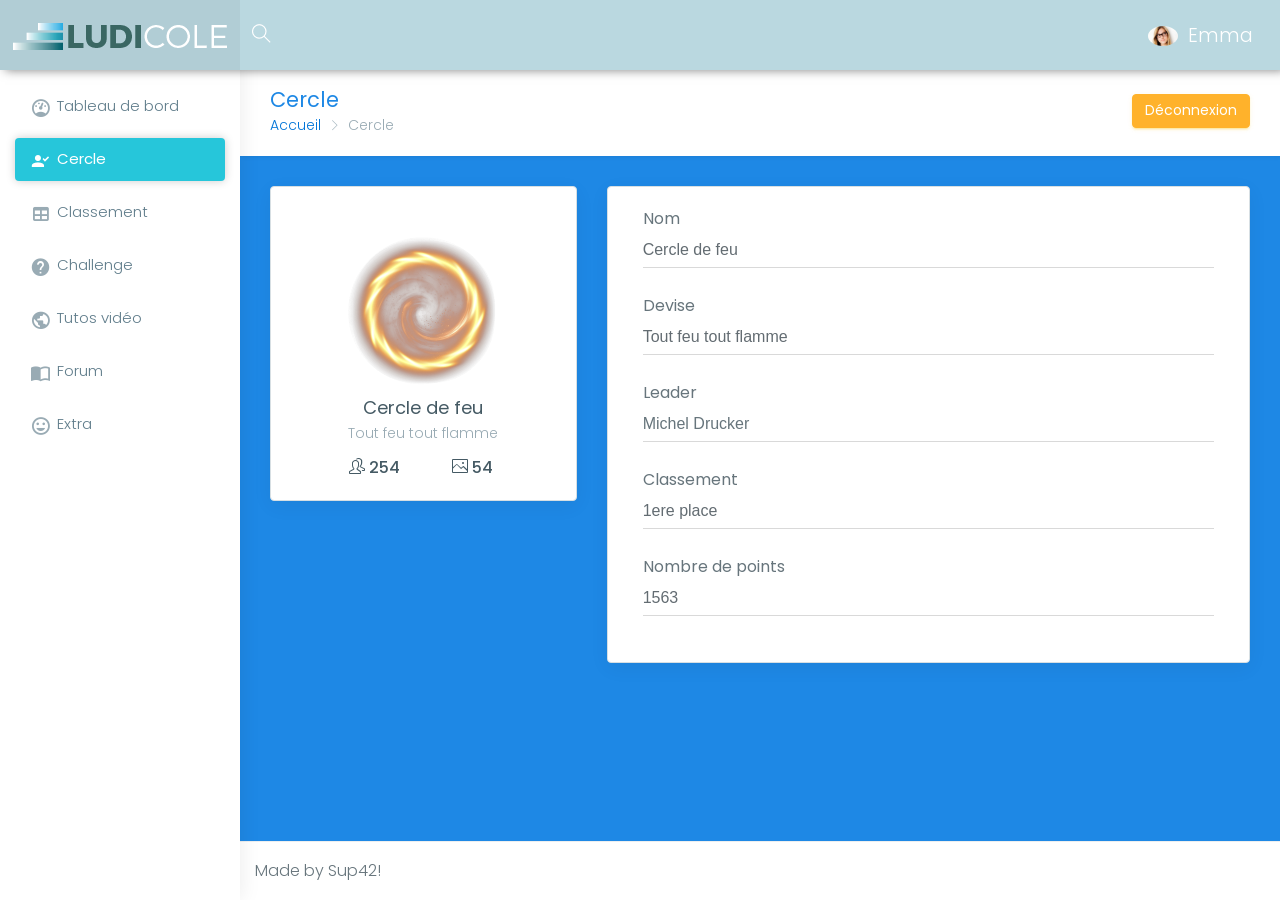
<file: pages-profile.html>
<!DOCTYPE html>
<html lang="en">

<head>
    <meta charset="utf-8">
    <meta http-equiv="X-UA-Compatible" content="IE=edge">
    <!-- Tell the browser to be responsive to screen width -->
    <meta name="viewport" content="width=device-width, initial-scale=1">
    <meta name="description" content="">
    <meta name="author" content="">
    <!-- Favicon icon -->
    <link rel="icon" type="image/png" sizes="16x16" href="assets/images/favicon.png">
    <title>Cercle</title>
    <!-- Bootstrap Core CSS -->
    <link href="assets/plugins/bootstrap/css/bootstrap.min.css" rel="stylesheet">
    <!-- Custom CSS -->
    <link href="css/style.css" rel="stylesheet">
    <!-- You can change the theme colors from here -->
    <link href="css/colors/blue.css" id="theme" rel="stylesheet">
    <!-- HTML5 Shim and Respond.js IE8 support of HTML5 elements and media queries -->
    <!-- WARNING: Respond.js doesn't work if you view the page via file:// -->
    <!--[if lt IE 9]>
    <script src="https://oss.maxcdn.com/libs/html5shiv/3.7.0/html5shiv.js"></script>
    <script src="https://oss.maxcdn.com/libs/respond.js/1.4.2/respond.min.js"></script>
<![endif]-->
</head>

<body class="fix-header fix-sidebar card-no-border">
    <!-- ============================================================== -->
    <!-- Preloader - style you can find in spinners.css -->
    <!-- ============================================================== -->
    <div class="preloader">
        <svg class="circular" viewBox="25 25 50 50">
            <circle class="path" cx="50" cy="50" r="20" fill="none" stroke-width="2" stroke-miterlimit="10" /> </svg>
    </div>
    <!-- ============================================================== -->
    <!-- Main wrapper - style you can find in pages.scss -->
    <!-- ============================================================== -->
    <div id="main-wrapper">
        <!-- ============================================================== -->
        <!-- Topbar header - style you can find in pages.scss -->
        <!-- ============================================================== -->
        <header class="topbar">
            <nav class="navbar top-navbar navbar-toggleable-sm navbar-light">
                <!-- ============================================================== -->
                <!-- Logo -->
                <!-- ============================================================== -->
                <div class="navbar-header">
                    <a class="navbar-brand" href="index.html">
                        <!-- Logo icon --><b>
                            <!--You can put here icon as well // <i class="wi wi-sunset"></i> //-->

                            <!-- Light Logo icon -->
                            <img src="assets/images/logo-light-icon.png" alt="homepage" class="light-logo" />
                        </b>
                        <!--End Logo icon -->
                        <!-- Logo text --><span>

                         <!-- Light Logo text -->
                         <img src="assets/images/logo-light-text.png" class="light-logo" alt="homepage" /></span> </a>
                </div>
                <!-- ============================================================== -->
                <!-- End Logo -->
                <!-- ============================================================== -->
                <div class="navbar-collapse">
                    <!-- ============================================================== -->
                    <!-- toggle and nav items -->
                    <!-- ============================================================== -->
                    <ul class="navbar-nav mr-auto mt-md-0">
                        <!-- This is  -->
                        <li class="nav-item"> <a class="nav-link nav-toggler hidden-md-up text-muted waves-effect waves-dark" href="javascript:void(0)"><i class="mdi mdi-menu"></i></a> </li>
                        <!-- ============================================================== -->
                        <!-- Search -->
                        <!-- ============================================================== -->
                        <li class="nav-item hidden-sm-down search-box"> <a class="nav-link hidden-sm-down text-muted waves-effect waves-dark" href="javascript:void(0)"><i class="ti-search"></i></a>
                            <form class="app-search">
                                <input type="text" class="form-control" placeholder="Search & enter"> <a class="srh-btn"><i class="ti-close"></i></a> </form>
                        </li>
                    </ul>
                    <!-- ============================================================== -->
                    <!-- User profile and search -->
                    <!-- ============================================================== -->
                    <ul class="navbar-nav my-lg-0">
                        <!-- ============================================================== -->
                        <!-- Profile -->
                        <!-- ============================================================== -->
                        <li class="nav-item dropdown">
                            <a class="nav-link dropdown-toggle text-muted waves-effect waves-dark" href="" data-toggle="dropdown" aria-haspopup="true" aria-expanded="false"><img src="assets/images/users/5.jpg" alt="user" class="profile-pic m-r-10" />Emma</a>
                        </li>
                    </ul>
                </div>
            </nav>
        </header>
        <!-- ============================================================== -->
        <!-- End Topbar header -->
        <!-- ============================================================== -->
        <!-- ============================================================== -->
        <!-- Left Sidebar - style you can find in sidebar.scss  -->
        <!-- ============================================================== -->
        <aside class="left-sidebar">
            <!-- Sidebar scroll-->
            <div class="scroll-sidebar">
                <!-- Sidebar navigation-->
                <nav class="sidebar-nav">
                    <ul id="sidebarnav">
                        <li> <a class="waves-effect waves-dark" href="index.html" aria-expanded="false"><i class="mdi mdi-gauge"></i><span class="hide-menu">Tableau de bord</span></a>
                        </li>
                        <li> <a class="waves-effect waves-dark" href="pages-profile.html" aria-expanded="false"><i class="mdi mdi-account-check"></i><span class="hide-menu">Cercle</span></a>
                        </li>
                        <li> <a class="waves-effect waves-dark" href="table-basic.html" aria-expanded="false"><i class="mdi mdi-table"></i><span class="hide-menu">Classement</span></a>
                          </li>
                          <li> <a class="waves-effect waves-dark" href="pages-error-404.html" aria-expanded="false"><i class="mdi mdi-help-circle"></i><span class="hide-menu">Challenge</span></a>
                          </li>


                        <li> <a class="waves-effect waves-dark" href="map-google.html" aria-expanded="false"><i class="mdi mdi-earth"></i><span class="hide-menu">Tutos vidéo</span></a>
                        </li>
                        <li> <a class="waves-effect waves-dark" href="pages-blank.html" aria-expanded="false"><i class="mdi mdi-book-open-variant"></i><span class="hide-menu">Forum</span></a>
                        </li>
                        <li> <a class="waves-effect waves-dark" href="icon-material.html" aria-expanded="false"><i class="mdi mdi-emoticon"></i><span class="hide-menu">Extra</span></a>
                        </li>

                    </ul>
                </nav>
                <!-- End Sidebar navigation -->
            </div>

        </aside>
        <!-- ============================================================== -->
        <!-- End Left Sidebar - style you can find in sidebar.scss  -->
        <!-- ============================================================== -->
        <!-- ============================================================== -->
        <!-- Page wrapper  -->
        <!-- ============================================================== -->
        <div class="page-wrapper">
            <!-- ============================================================== -->
            <!-- Container fluid  -->
            <!-- ============================================================== -->
            <div class="container-fluid">
                <!-- ============================================================== -->
                <!-- Bread crumb and right sidebar toggle -->
                <!-- ============================================================== -->
                <div class="row page-titles">
                    <div class="col-md-5 col-8 align-self-center">
                        <h3 class="text-themecolor m-b-0 m-t-0">Cercle</h3>
                        <ol class="breadcrumb">
                            <li class="breadcrumb-item"><a href="javascript:void(0)">Accueil</a></li>
                            <li class="breadcrumb-item active">Cercle</li>
                        </ol>
                    </div>

                    <div class="col-md-7 col-4 align-self-center">
                                            <a href="html5up-identity/index.html" class="btn waves-effect waves-light btn-warning pull-right hidden-sm-down">Déconnexion</a>
                                        </div>



                </div>
                <div class="row">
                    <!-- Column -->
                    <div class="col-lg-4 col-xlg-3 col-md-5">
                        <div class="card">
                            <div class="card-block">
                                <center class="m-t-30"> <img src="assets/images/users/B.png" class="img-circle" width="150" />
                                    <h4 class="card-title m-t-10">Cercle de feu</h4>
                                    <h6 class="card-subtitle">Tout feu tout flamme</h6>
                                    <div class="row text-center justify-content-md-center">
                                        <div class="col-4"><a href="javascript:void(0)" class="link"><i class="icon-people"></i> <font class="font-medium">254</font></a></div>
                                        <div class="col-4"><a href="javascript:void(0)" class="link"><i class="icon-picture"></i> <font class="font-medium">54</font></a></div>
                                    </div>
                                </center>
                            </div>
                        </div>
                    </div>
                    <!-- Column -->
                    <!-- Column -->
                    <div class="col-lg-8 col-xlg-9 col-md-7">
                        <div class="card">
                            <div class="card-block">
                                <form class="form-horizontal form-material">
                                    <div class="form-group">
                                        <label class="col-md-12">Nom</label>
                                        <div class="col-md-12">
                                            <input type="text" placeholder="Cercle de feu" class="form-control form-control-line">
                                        </div>
                                    </div>
                                    <div class="form-group">
                                        <label for="example-email" class="col-md-12">Devise</label>
                                        <div class="col-md-12">
                                            <input type="text" placeholder="Tout feu tout flamme" class="form-control form-control-line" name="example-email" id="example-email">
                                        </div>
                                    </div>
                                    <div class="form-group">
                                        <label class="col-md-12">Leader</label>
                                        <div class="col-md-12">
                                            <input type="text" value="Michel Drucker" class="form-control form-control-line">
                                        </div>
                                    </div>
                                    <div class="form-group">
                                        <label class="col-md-12">Classement</label>
                                        <div class="col-md-12">
                                            <input type="text" placeholder="1ere place" class="form-control form-control-line">
                                        </div>
                                    </div>
                                    <div class="form-group">
                                        <label class="col-md-12">Nombre de points</label>
                                        <div class="col-md-12">
                                            <input type="text" placeholder="1563" class="form-control form-control-line">
                                        </div>
                                    </div>
                                        </div>
                                    </div>
                                </form>
                            </div>
                        </div>
                    </div>
                    <!-- Column -->
                </div>
                <!-- Row -->
                <!-- ============================================================== -->
                <!-- End PAge Content -->
                <!-- ============================================================== -->
            </div>
            <!-- ============================================================== -->
            <!-- End Container fluid  -->
            <!-- ============================================================== -->
            <!-- ============================================================== -->
            <!-- footer -->
            <!-- ============================================================== -->
            <footer class="footer">
                Made by Sup42!
            </footer>
            <!-- ============================================================== -->
            <!-- End footer -->
            <!-- ============================================================== -->
        </div>
        <!-- ============================================================== -->
        <!-- End Page wrapper  -->
        <!-- ============================================================== -->
    </div>
    <!-- ============================================================== -->
    <!-- End Wrapper -->
    <!-- ============================================================== -->
    <!-- ============================================================== -->
    <!-- All Jquery -->
    <!-- ============================================================== -->
    <script src="assets/plugins/jquery/jquery.min.js"></script>
    <!-- Bootstrap tether Core JavaScript -->
    <script src="assets/plugins/bootstrap/js/tether.min.js"></script>
    <script src="assets/plugins/bootstrap/js/bootstrap.min.js"></script>
    <!-- slimscrollbar scrollbar JavaScript -->
    <script src="js/jquery.slimscroll.js"></script>
    <!--Wave Effects -->
    <script src="js/waves.js"></script>
    <!--Menu sidebar -->
    <script src="js/sidebarmenu.js"></script>
    <!--stickey kit -->
    <script src="assets/plugins/sticky-kit-master/dist/sticky-kit.min.js"></script>
    <!--Custom JavaScript -->
    <script src="js/custom.min.js"></script>
</body>

</html>
</file>
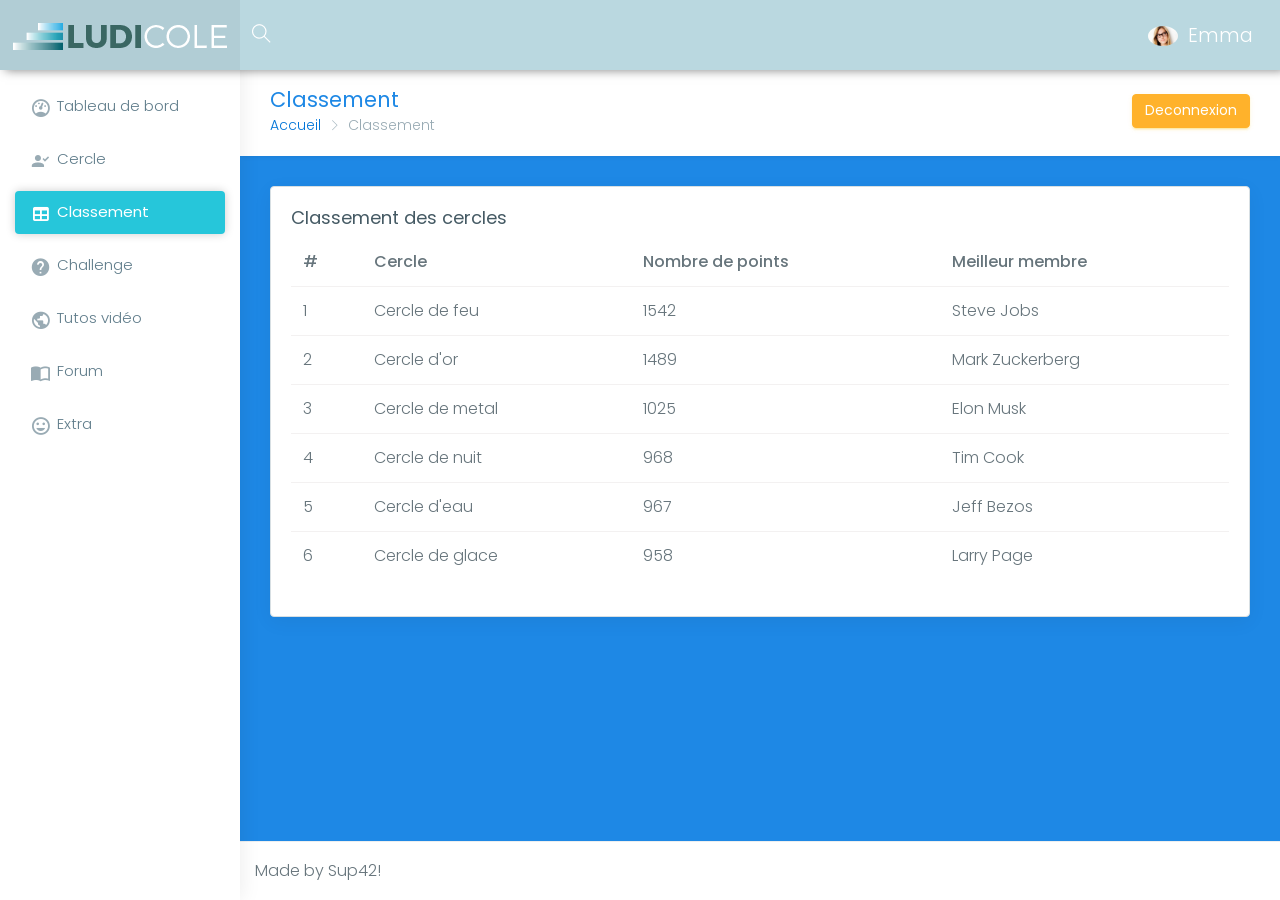
<file: table-basic.html>
<!DOCTYPE html>
<html lang="en">

<head>
    <meta charset="utf-8">
    <meta http-equiv="X-UA-Compatible" content="IE=edge">
    <!-- Tell the browser to be responsive to screen width -->
    <meta name="viewport" content="width=device-width, initial-scale=1">
    <meta name="description" content="">
    <meta name="author" content="">
    <!-- Favicon icon -->
    <link rel="icon" type="image/png" sizes="16x16" href="assets/images/favicon.png">
    <title>Classement</title>
    <!-- Bootstrap Core CSS -->
    <link href="assets/plugins/bootstrap/css/bootstrap.min.css" rel="stylesheet">
    <!-- Custom CSS -->
    <link href="css/style.css" rel="stylesheet">
    <!-- You can change the theme colors from here -->
    <link href="css/colors/blue.css" id="theme" rel="stylesheet">
    <!-- HTML5 Shim and Respond.js IE8 support of HTML5 elements and media queries -->
    <!-- WARNING: Respond.js doesn't work if you view the page via file:// -->
    <!--[if lt IE 9]>
    <script src="https://oss.maxcdn.com/libs/html5shiv/3.7.0/html5shiv.js"></script>
    <script src="https://oss.maxcdn.com/libs/respond.js/1.4.2/respond.min.js"></script>
<![endif]-->
</head>

<body class="fix-header fix-sidebar card-no-border">
    <!-- ============================================================== -->
    <!-- Preloader - style you can find in spinners.css -->
    <!-- ============================================================== -->
    <div class="preloader">
        <svg class="circular" viewBox="25 25 50 50">
            <circle class="path" cx="50" cy="50" r="20" fill="none" stroke-width="2" stroke-miterlimit="10" /> </svg>
    </div>
    <!-- ============================================================== -->
    <!-- Main wrapper - style you can find in pages.scss -->
    <!-- ============================================================== -->
    <div id="main-wrapper">
        <!-- ============================================================== -->
        <!-- Topbar header - style you can find in pages.scss -->
        <!-- ============================================================== -->
        <header class="topbar">
            <nav class="navbar top-navbar navbar-toggleable-sm navbar-light">
                <!-- ============================================================== -->
                <!-- Logo -->
                <!-- ============================================================== -->
                <div class="navbar-header">
                    <a class="navbar-brand" href="index.html">
                        <!-- Logo icon --><b>
                            <!--You can put here icon as well // <i class="wi wi-sunset"></i> //-->

                            <!-- Light Logo icon -->
                            <img src="assets/images/logo-light-icon.png" alt="homepage" class="light-logo" />
                        </b>
                        <!--End Logo icon -->
                        <!-- Logo text --><span>

                         <!-- Light Logo text -->
                         <img src="assets/images/logo-light-text.png" class="light-logo" alt="homepage" /></span> </a>
                </div>
                <!-- ============================================================== -->
                <!-- End Logo -->
                <!-- ============================================================== -->
                <div class="navbar-collapse">
                    <!-- ============================================================== -->
                    <!-- toggle and nav items -->
                    <!-- ============================================================== -->
                    <ul class="navbar-nav mr-auto mt-md-0">
                        <!-- This is  -->
                        <li class="nav-item"> <a class="nav-link nav-toggler hidden-md-up text-muted waves-effect waves-dark" href="javascript:void(0)"><i class="mdi mdi-menu"></i></a> </li>
                        <!-- ============================================================== -->
                        <!-- Search -->
                        <!-- ============================================================== -->
                        <li class="nav-item hidden-sm-down search-box"> <a class="nav-link hidden-sm-down text-muted waves-effect waves-dark" href="javascript:void(0)"><i class="ti-search"></i></a>
                            <form class="app-search">
                                <input type="text" class="form-control" placeholder="Search & enter"> <a class="srh-btn"><i class="ti-close"></i></a> </form>
                        </li>
                    </ul>
                    <!-- ============================================================== -->
                    <!-- User profile and search -->
                    <!-- ============================================================== -->
                    <ul class="navbar-nav my-lg-0">
                        <!-- ============================================================== -->
                        <!-- Profile -->
                        <!-- ============================================================== -->
                        <li class="nav-item dropdown">
                            <a class="nav-link dropdown-toggle text-muted waves-effect waves-dark" href="" data-toggle="dropdown" aria-haspopup="true" aria-expanded="false"><img src="assets/images/users/5.jpg" alt="user" class="profile-pic m-r-10" />Emma</a>
                        </li>
                    </ul>
                </div>
            </nav>
        </header>
        <!-- ============================================================== -->
        <!-- End Topbar header -->
        <!-- ============================================================== -->
        <!-- ============================================================== -->
        <!-- Left Sidebar - style you can find in sidebar.scss  -->
        <!-- ============================================================== -->
        <aside class="left-sidebar">
            <!-- Sidebar scroll-->
            <div class="scroll-sidebar">
                <!-- Sidebar navigation-->
                <nav class="sidebar-nav">
                    <ul id="sidebarnav">
                        <li> <a class="waves-effect waves-dark" href="index.html" aria-expanded="false"><i class="mdi mdi-gauge"></i><span class="hide-menu">Tableau de bord</span></a>
                        </li>
                        <li> <a class="waves-effect waves-dark" href="pages-profile.html" aria-expanded="false"><i class="mdi mdi-account-check"></i><span class="hide-menu">Cercle</span></a>
                        </li>
                        <li> <a class="waves-effect waves-dark" href="table-basic.html" aria-expanded="false"><i class="mdi mdi-table"></i><span class="hide-menu">Classement</span></a>
                        </li>
                        <li> <a class="waves-effect waves-dark" href="pages-error-404.html" aria-expanded="false"><i class="mdi mdi-help-circle"></i><span class="hide-menu">Challenge</span></a>
                        </li>

                        <li> <a class="waves-effect waves-dark" href="map-google.html" aria-expanded="false"><i class="mdi mdi-earth"></i><span class="hide-menu">Tutos vidéo</span></a>
                        </li>
                        <li> <a class="waves-effect waves-dark" href="pages-blank.html" aria-expanded="false"><i class="mdi mdi-book-open-variant"></i><span class="hide-menu">Forum</span></a>
                        </li>

                        <li> <a class="waves-effect waves-dark" href="icon-material.html" aria-expanded="false"><i class="mdi mdi-emoticon"></i><span class="hide-menu">Extra</span></a>
                        </li>
                    </ul>
                </nav>
                <!-- End Sidebar navigation -->
            </div>
        </aside>
        <!-- ============================================================== -->
        <!-- End Left Sidebar - style you can find in sidebar.scss  -->
        <!-- ============================================================== -->
        <!-- ============================================================== -->
        <!-- Page wrapper  -->
        <!-- ============================================================== -->
        <div class="page-wrapper">
            <!-- ============================================================== -->
            <!-- Container fluid  -->
            <!-- ============================================================== -->
            <div class="container-fluid">
                <!-- ============================================================== -->
                <!-- Bread crumb and right sidebar toggle -->
                <!-- ============================================================== -->
                <div class="row page-titles">
                    <div class="col-md-5 col-8 align-self-center">
                        <h3 class="text-themecolor m-b-0 m-t-0">Classement</h3>
                        <ol class="breadcrumb">
                            <li class="breadcrumb-item"><a href="javascript:void(0)">Accueil</a></li>
                            <li class="breadcrumb-item active">Classement</li>
                        </ol>
                    </div>
                    <div class="col-md-7 col-4 align-self-center">
                        <a href="https://themewagon.com/themes/material-bootstrap-4-free-admin-template/" class="btn waves-effect waves-light btn-warning pull-right hidden-sm-down">Deconnexion</a>
                    </div>
                </div>
                <!-- ============================================================== -->
                <!-- End Bread crumb and right sidebar toggle -->
                <!-- ============================================================== -->
                <!-- ============================================================== -->
                <!-- Start Page Content -->
                <!-- ============================================================== -->
                <div class="row">
                    <!-- column -->
                    <div class="col-lg-12">
                        <div class="card">
                            <div class="card-block">
                                <h4 class="card-title">Classement des cercles</h4>
                                <h6 class="card-subtitle"></h6>
                                <div class="table-responsive">
                                    <table class="table">
                                        <thead>
                                            <tr>
                                                <th>#</th>
                                                <th>Cercle</th>
                                                <th>Nombre de points</th>
                                                <th>Meilleur membre</th>
                                            </tr>
                                        </thead>
                                        <tbody>
                                            <tr>
                                                <td>1</td>
                                                <td>Cercle de feu</td>
                                                <td>1542</td>
                                                <td>Steve Jobs</td>
                                            </tr>
                                            <tr>
                                                <td>2</td>
                                                <td>Cercle d'or</td>
                                                <td>1489</td>
                                                <td>Mark Zuckerberg</td>
                                            </tr>
                                            <tr>
                                                <td>3</td>
                                                <td>Cercle de metal</td>
                                                <td>1025</td>
                                                <td>Elon Musk</td>
                                            </tr>
                                            <tr>
                                                <td>4</td>
                                                <td>Cercle de nuit</td>
                                                <td>968</td>
                                                <td>Tim Cook</td>
                                            </tr>
                                            <tr>
                                                <td>5</td>
                                                <td>Cercle d'eau</td>
                                                <td>967</td>
                                                <td>Jeff Bezos</td>
                                            </tr>
                                            <tr>
                                                <td>6</td>
                                                <td>Cercle de glace</td>
                                                <td>958</td>
                                                <td>Larry Page</td>
                                            </tr>
                                        </tbody>
                                    </table>
                                </div>
                            </div>
                        </div>
                    </div>
                </div>
                <!-- ============================================================== -->
                <!-- End PAge Content -->
                <!-- ============================================================== -->
            </div>
            <!-- ============================================================== -->
            <!-- End Container fluid  -->
            <!-- ============================================================== -->
            <!-- ============================================================== -->
            <!-- footer -->
            <!-- ============================================================== -->
            <footer class="footer">
                Made by Sup42!
            </footer>
            <!-- ============================================================== -->
            <!-- End footer -->
            <!-- ============================================================== -->
        </div>
        <!-- ============================================================== -->
        <!-- End Page wrapper  -->
        <!-- ============================================================== -->
    </div>
    <!-- ============================================================== -->
    <!-- End Wrapper -->
    <!-- ============================================================== -->
    <!-- ============================================================== -->
    <!-- All Jquery -->
    <!-- ============================================================== -->
    <script src="assets/plugins/jquery/jquery.min.js"></script>
    <!-- Bootstrap tether Core JavaScript -->
    <script src="assets/plugins/bootstrap/js/tether.min.js"></script>
    <script src="assets/plugins/bootstrap/js/bootstrap.min.js"></script>
    <!-- slimscrollbar scrollbar JavaScript -->
    <script src="js/jquery.slimscroll.js"></script>
    <!--Wave Effects -->
    <script src="js/waves.js"></script>
    <!--Menu sidebar -->
    <script src="js/sidebarmenu.js"></script>
    <!--stickey kit -->
    <script src="assets/plugins/sticky-kit-master/dist/sticky-kit.min.js"></script>
    <!--Custom JavaScript -->
    <script src="js/custom.min.js"></script>
</body>

</html>
</file>
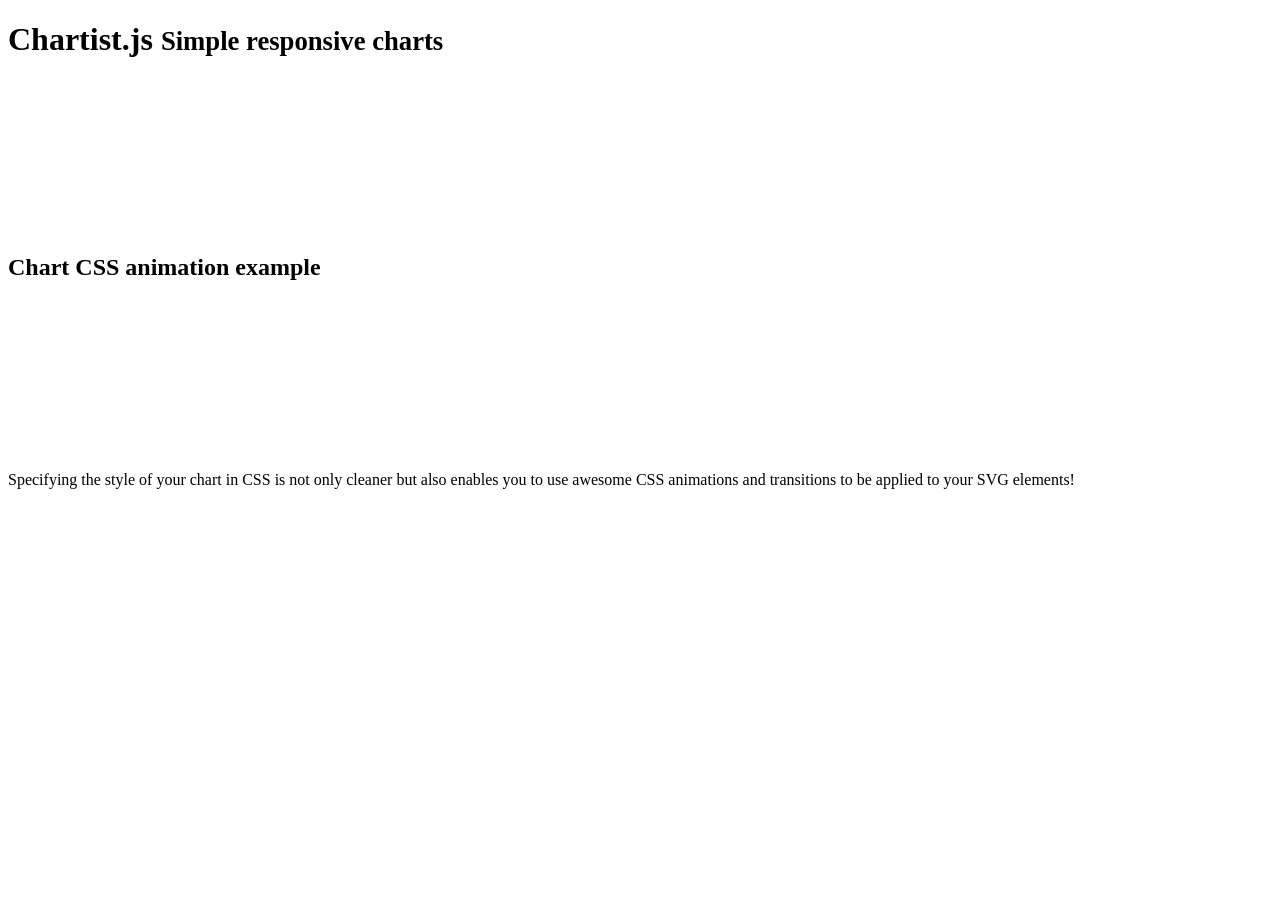
<file: assets/plugins/chartist-plugin-tooltip-master/test/runner.html>
<!doctype html>
<html lang="en">
<head>
  <title>End2end Test Runner</title>
</head>
<body>
<header class="page-header">
  <h1>Chartist.js
    <small> Simple responsive charts</small>
  </h1>
  <div class="limiter">
    <figure>
      <svg id="chartist-guy"></svg>
    </figure>
  </div>
</header>

<article class="main" role="main">
  <section class="documentation-section">
    <header>
      <h2>Chart CSS animation example</h2>
    </header>
    <div class="content">
      <div class="chart-container">
        <svg id="chart"></svg>
      </div>
    </div>
    <aside class="side-notes">
      <p>Specifying the style of your chart in CSS is not only cleaner but also enables you to use awesome CSS
        animations
        and transitions to be applied to your SVG elements!</p>
    </aside>
  </section>
</article>
</body>
</html>
</file>
<file: assets/plugins/chartist-js/dist/chartist-init.css>
.ct-sm-line-chart,
.ct-area-ln-chart,
#ct-polar-chart,
.ct-svg-chartct-bar-chart, .total-revenue, .chartist-chart {
    position: relative;
}

.ct-sm-line-chart .ct-series-a .ct-line,
.ct-bar-chart .ct-series-a .ct-bar,
.ct-sm-line-chart .ct-series-a .ct-point,
.ct-donute-chart .ct-series-a .ct-slice-donut,
.ct-gauge-chart .ct-series-a .ct-slice-donut,
.ct-area-ln-chart .ct-series-a .ct-line,
.ct-area-ln-chart .ct-series-a .ct-point,
.ct-animation-chart .ct-series-a .ct-line,
.ct-animation-chart .ct-series-a .ct-point,
.ct-svg-chart .ct-series-a .ct-line,
.user-analytics .ct-series-a .ct-line,
.user-analytics .ct-series-a .ct-point{
    stroke: #009efb;
}

.ct-sm-line-chart .ct-series-b .ct-line,
.ct-bar-chart .ct-series-b .ct-bar,
.ct-sm-line-chart .ct-series-b .ct-point,
.ct-donute-chart .ct-series-b .ct-slice-donut,
.ct-gauge-chart .ct-series-b .ct-slice-donut,
.ct-animation-chart .ct-series-b .ct-line,
.ct-animation-chart .ct-series-b .ct-point,
.ct-svg-chart .ct-series-b .ct-line {
    stroke: #f62d51;
}

.ct-sm-line-chart .ct-series-c .ct-line,
.ct-sm-line-chart .ct-series-c .ct-point,
.ct-donute-chart .ct-series-c .ct-slice-donut,
.ct-gauge-chart .ct-series-c .ct-slice-donut,
.ct-animation-chart .ct-series-c .ct-line,
.ct-animation-chart .ct-series-c .ct-point,
.ct-svg-chart .ct-series-c .ct-line {
    stroke: #26c6da;
}

.ct-gauge-chart .ct-series-d .ct-slice-donut,
.ct-donute-chart .ct-series-d .ct-slice-donut {
    stroke: #ffbc34;
}

.ct-donute-chart .ct-series-e .ct-slice-donut {
    stroke: #4c5667;
}

.ct-donute-chart .ct-series-f .ct-slice-donut {
    stroke: #02bec9;
}

.ct-area-ln-chart .ct-series-a .ct-area,
.ct-svg-chart .ct-series-a .ct-area {
    fill: #009efb;
}
.user-analytics .ct-series-a .ct-area{
    fill:none;
}

/*Android vs ios chart*/
.andvios .ct-series-a .ct-line,
.andvios .ct-series-b .ct-line
{
    stroke: transparent;
   
}
.andvios .ct-series-a .ct-point, .andvios .ct-series-b .ct-point{
    stroke-width:3px;
    stroke:#26c6da;
}
.andvios .ct-series-a .ct-area{
    fill:#1eacbe;
    fill-opacity:0.3;
}
.andvios .ct-series-b .ct-area{
    fill:#26c6da;
    fill-opacity:0.7;
}
/*Bandwidth data usege*/
.usage .ct-series-a .ct-line{
    stroke:#fff;
}
.usage .ct-series-a .ct-point{
    stroke-width:0px;
}
.usage .ct-series-a .ct-area{
    fill-opacity:0;
}

/*Download stats */
.download-state .ct-series-b .ct-bar, .download-state .ct-series-a .ct-bar{
     stroke-width:3px;
}
.download-state .ct-series-b .ct-bar{
    stroke:#26c6da;
}
.download-state .ct-series-a .ct-bar{
    stroke:#7460ee;
}
</file>
<file: assets/plugins/chartist-plugin-tooltip-master/dist/chartist-plugin-tooltip.css>
.chartist-tooltip {
  position: absolute;
  display: inline-block;
  opacity: 0;
  min-width: 50px;
  padding: 5px 10px;
  border-radius: 5px;
  background: #313131;
  color: #fff;
  font-weight: 500;
  text-align: center;
  pointer-events: none;
  z-index: 1;
  -webkit-transition: opacity .2s linear;
  -moz-transition: opacity .2s linear;
  -o-transition: opacity .2s linear;
  transition: opacity .2s linear; }

/*.chartist-tooltip:before {
    content: "";
    position: absolute;
    top: 100%;
    left: 50%;
    width: 0;
    height: 0;
    margin-left: -5px;
    border: 5px solid transparent;
    border-top-color: #313131; }
*/
.chartist-tooltip.tooltip-show {
    opacity: 1; }

.ct-area, .ct-line {
  pointer-events: none; }

/*# sourceMappingURL=chartist-plugin-tooltip.css.map */
</file>
<file: css/style.css>
/*
Template Name: Material Pro Admin
Author: Themedesigner
Email: niravjoshi87@gmail.com
File: scss
*/
/**
 * Table Of Content
 *
 * 	1. Globals
 *	2. Headers
 *	3. Navigations
 *	4. Banners
 *	5. Footers
 *	6. app
 *	7. Widgets
 *	8. Custom Templates
 */
/*
Template Name: Material Pro Admin
Author: Themedesigner
Email: niravjoshi87@gmail.com
File: scss
*/
@import url("https://fonts.googleapis.com/css?family=Poppins:300,400,500,600,700");
/*Theme Colors*/
/*bootstrap Color*/
/*Light colors*/
/*Normal Color*/
/*Extra Variable*/
/*Preloader*/
@import url(../scss/icons/font-awesome/css/font-awesome.min.css);
@import url(../scss/icons/simple-line-icons/css/simple-line-icons.css);
@import url(../scss/icons/weather-icons/css/weather-icons.min.css);
@import url(../scss/icons/linea-icons/linea.css);
@import url(../scss/icons/themify-icons/themify-icons.css);
@import url(../scss/icons/flag-icon-css/flag-icon.min.css);
@import url(../scss/icons/material-design-iconic-font/css/materialdesignicons.min.css);
@import url("https://fonts.googleapis.com/css?family=Poppins:300,400,500,600,700");
@import url(../css/spinners.css);
@import url(../css/animate.css);
.preloader {
  width: 100%;
  height: 100%;
  top: 0px;
  position: fixed;
  z-index: 99999;
  background: #fff; }
  .preloader .cssload-speeding-wheel {
    position: absolute;
    top: calc(50% - 3.5px);
    left: calc(50% - 3.5px); }

/*
Template Name: Material Pro Admin
Author: Themedesigner
Email: niravjoshi87@gmail.com
File: scss
*/
/**
 * Table Of Content
 *
 * 	1. Globals
 *	2. Headers
 *	3. Navigations
 *	4. Banners
 *	5. Footers
 *	6. Posts
 *	7. Widgets
 *	8. Custom Templates
 */
/******************* 
Global Styles 
*******************/
* {
  outline: none; }

body {
  background: #ff000;
  font-family: "Poppins", sans-serif;
  margin: 0;
  overflow-x: hidden;
  color: #67757c;
  font-weight: 300; }

html {
  position: relative;
  min-height: 100%;
  background: #fff; }

a:hover, a:focus {
  text-decoration: none; }

a.link {
  color: #455a64; }
  a.link:hover, a.link:focus {
    color: #009efb; }

.img-responsive {
  width: 100%;
  height: auto;
  display: inline-block; }

.img-rounded {
  border-radius: 4px; }

html body .mdi:before, html body .mdi-set {
  line-height: initial; }

/*******************
Headings
*******************/
h1,
h2,
h3,
h4,
h5,
h6 {
  color: #455a64;
  font-family: "Poppins", sans-serif;
  font-weight: 400; }

h1 {
  line-height: 40px;
  font-size: 36px; }

h2 {
  line-height: 36px;
  font-size: 24px; }

h3 {
  line-height: 30px;
  font-size: 21px; }

h4 {
  line-height: 22px;
  font-size: 18px; }

h5 {
  line-height: 18px;
  font-size: 16px;
  font-weight: 400; }

h6 {
  line-height: 16px;
  font-size: 14px;
  font-weight: 400; }

.display-5 {
  font-size: 3rem; }

.display-6 {
  font-size: 36px; }

.box {
  border-radius: 4px;
  padding: 10px; }

html body .dl {
  display: inline-block; }

html body .db {
  display: block; }

.no-wrap td, .no-wrap th {
  white-space: nowrap; }

/*******************
Blockquote
*******************/
html body blockquote {
  border-left: 5px solid #009efb;
  border: 1px solid rgba(120, 130, 140, 0.13);
  padding: 15px; }

.clear {
  clear: both; }

ol li {
  margin: 5px 0; }

/*******************
Paddings
*******************/
html body .p-0 {
  padding: 0px; }

html body .p-10 {
  padding: 10px; }

html body .p-20 {
  padding: 20px; }

html body .p-30 {
  padding: 30px; }

html body .p-l-0 {
  padding-left: 0px; }

html body .p-l-10 {
  padding-left: 10px; }

html body .p-l-20 {
  padding-left: 20px; }

html body .p-r-0 {
  padding-right: 0px; }

html body .p-r-10 {
  padding-right: 10px; }

html body .p-r-20 {
  padding-right: 20px; }

html body .p-r-30 {
  padding-right: 30px; }

html body .p-r-40 {
  padding-right: 40px; }

html body .p-t-0 {
  padding-top: 0px; }

html body .p-t-10 {
  padding-top: 10px; }

html body .p-t-20 {
  padding-top: 20px; }

html body .p-t-30 {
  padding-top: 30px; }

html body .p-b-0 {
  padding-bottom: 0px; }

html body .p-b-5 {
  padding-bottom: 5px; }

html body .p-b-10 {
  padding-bottom: 10px; }

html body .p-b-20 {
  padding-bottom: 20px; }

html body .p-b-30 {
  padding-bottom: 30px; }

html body .p-b-40 {
  padding-bottom: 40px; }

/*******************
Margin
*******************/
html body .m-0 {
  margin: 0px; }

html body .m-l-5 {
  margin-left: 5px; }

html body .m-l-10 {
  margin-left: 10px; }

html body .m-l-15 {
  margin-left: 15px; }

html body .m-l-20 {
  margin-left: 20px; }

html body .m-l-30 {
  margin-left: 30px; }

html body .m-l-40 {
  margin-left: 40px; }

html body .m-r-5 {
  margin-right: 5px; }

html body .m-r-10 {
  margin-right: 10px; }

html body .m-r-15 {
  margin-right: 15px; }

html body .m-r-20 {
  margin-right: 20px; }

html body .m-r-30 {
  margin-right: 30px; }

html body .m-r-40 {
  margin-right: 40px; }

html body .m-t-0 {
  margin-top: 0px; }

html body .m-t-5 {
  margin-top: 5px; }

html body .m-t-10 {
  margin-top: 10px; }

html body .m-t-15 {
  margin-top: 15px; }

html body .m-t-20 {
  margin-top: 20px; }

html body .m-t-30 {
  margin-top: 30px; }

html body .m-t-40 {
  margin-top: 40px; }

html body .m-b-0 {
  margin-bottom: 0px; }

html body .m-b-5 {
  margin-bottom: 5px; }

html body .m-b-10 {
  margin-bottom: 10px; }

html body .m-b-15 {
  margin-bottom: 15px; }

html body .m-b-20 {
  margin-bottom: 20px; }

html body .m-b-30 {
  margin-bottom: 30px; }

html body .m-b-40 {
  margin-bottom: 40px; }

/*******************
vertical alignment
*******************/
html body .vt {
  vertical-align: top; }

html body .vm {
  vertical-align: middle; }

html body .vb {
  vertical-align: bottom; }

/*******************
Opacity
*******************/
.op-5 {
  opacity: 0.5; }

/*******************
font weight
*******************/
html body .font-bold {
  font-weight: 700; }

html body .font-normal {
  font-weight: normal; }

html body .font-light {
  font-weight: 300; }

html body .font-medium {
  font-weight: 500; }

html body .font-16 {
  font-size: 16px; }

html body .font-14 {
  font-size: 14px; }

html body .font-10 {
  font-size: 10px; }

html body .font-18 {
  font-size: 18px; }

html body .font-20 {
  font-size: 20px; }

/*******************
Border
*******************/
html body .b-0 {
  border: none; }

html body .b-r {
  border-right: 1px solid rgba(120, 130, 140, 0.13); }

html body .b-l {
  border-left: 1px solid rgba(120, 130, 140, 0.13); }

html body .b-b {
  border-bottom: 1px solid rgba(120, 130, 140, 0.13); }

html body .b-t {
  border-top: 1px solid rgba(120, 130, 140, 0.13); }

html body .b-all {
  border: 1px solid rgba(120, 130, 140, 0.13); }

/*******************
Thumb size
*******************/
.thumb-sm {
  height: 32px;
  width: 32px; }

.thumb-md {
  height: 48px;
  width: 48px; }

.thumb-lg {
  height: 88px;
  width: 88px; }

.hide {
  display: none; }

.img-circle {
  border-radius: 100%; }

.radius {
  border-radius: 4px; }

/*******************
Text Colors
*******************/
.text-white {
  color: #ffffff !important; }

.text-danger {
  color: #fc4b6c !important; }

.text-muted {
  color: #99abb4 !important; }

.text-warning {
  color: #ffb22b !important; }

.text-success {
  color: #26c6da !important; }

.text-info {
  color: #1e88e5 !important; }

.text-inverse {
  color: #2f3d4a !important; }

html body .text-blue {
  color: #02bec9; }

html body .text-purple {
  color: #7460ee; }

html body .text-primary {
  color: #7460ee; }

html body .text-megna {
  color: #00897b; }

html body .text-dark {
  color: #67757c; }

html body .text-themecolor {
  color: #009efb; }

/*******************
Background Colors
*******************/
.bg-primary {
  background-color: #7460ee !important; }

.bg-success {
  background-color: #26c6da !important; }

.bg-info {
  background-color: #1e88e5 !important; }

.bg-warning {
  background-color: #ffb22b !important; }

.bg-danger {
  background-color: #fc4b6c !important; }

html body .bg-megna {
  background-color: #00897b; }

html body .bg-theme {
  background-color: #009efb; }

html body .bg-inverse {
  background-color: #2f3d4a; }

html body .bg-purple {
  background-color: #7460ee; }

html body .bg-light-primary {
  background-color: #f1effd; }

html body .bg-light-success {
  background-color: #e8fdeb; }

html body .bg-light-info {
  background-color: #cfecfe; }

html body .bg-light-extra {
  background-color: #ebf3f5; }

html body .bg-light-warning {
  background-color: #fff8ec; }

html body .bg-light-danger {
  background-color: #f9e7eb; }

html body .bg-light-inverse {
  background-color: #f6f6f6; }

html body .bg-light {
  background-color: #f2f4f8; }

html body .bg-white {
  background-color: #ffffff; }

/*******************
Rounds
*******************/
.round {
  line-height: 48px;
  color: #ffffff;
  width: 45px;
  height: 45px;
  display: inline-block;
  font-weight: 400;
  text-align: center;
  border-radius: 100%;
  background: #1e88e5; }
  .round img {
    border-radius: 100%; }

.round-lg {
  line-height: 65px;
  width: 60px;
  height: 60px;
  font-size: 30px; }

.round.round-info {
  background: #1e88e5; }

.round.round-warning {
  background: #ffb22b; }

.round.round-danger {
  background: #fc4b6c; }

.round.round-success {
  background: #26c6da; }

.round.round-primary {
  background: #7460ee; }

/*******************
Labels
*******************/
.label {
  padding: 3px 10px;
  line-height: 13px;
  color: #ffffff;
  font-weight: 400;
  border-radius: 4px;
  font-size: 75%; }

.label-rounded {
  border-radius: 60px; }

.label-custom {
  background-color: #00897b; }

.label-success {
  background-color: #26c6da; }

.label-info {
  background-color: #1e88e5; }

.label-warning {
  background-color: #ffb22b; }

.label-danger {
  background-color: #fc4b6c; }

.label-megna {
  background-color: #00897b; }

.label-primary {
  background-color: #7460ee; }

.label-purple {
  background-color: #7460ee; }

.label-red {
  background-color: #fb3a3a; }

.label-inverse {
  background-color: #2f3d4a; }

.label-default {
  background-color: #f2f4f8; }

.label-white {
  background-color: #ffffff; }

.label-light-success {
  background-color: #e8fdeb;
  color: #26c6da; }

.label-light-info {
  background-color: #cfecfe;
  color: #1e88e5; }

.label-light-warning {
  background-color: #fff8ec;
  color: #ffb22b; }

.label-light-danger {
  background-color: #f9e7eb;
  color: #fc4b6c; }

.label-light-megna {
  background-color: #e0f2f4;
  color: #00897b; }

.label-light-primary {
  background-color: #f1effd;
  color: #7460ee; }

.label-light-inverse {
  background-color: #f6f6f6;
  color: #2f3d4a; }

/*******************
Pagination
*******************/
.pagination > li:first-child > a,
.pagination > li:first-child > span {
  border-bottom-left-radius: 4px;
  border-top-left-radius: 4px; }

.pagination > li:last-child > a,
.pagination > li:last-child > span {
  border-bottom-right-radius: 4px;
  border-top-right-radius: 4px; }

.pagination > li > a,
.pagination > li > span {
  color: #263238; }

.pagination > li > a:hover,
.pagination > li > span:hover,
.pagination > li > a:focus,
.pagination > li > span:focus {
  background-color: #f2f4f8; }

.pagination-split li {
  margin-left: 5px;
  display: inline-block;
  float: left; }

.pagination-split li:first-child {
  margin-left: 0; }

.pagination-split li a {
  -moz-border-radius: 4px;
  -webkit-border-radius: 4px;
  border-radius: 4px; }

.pagination > .active > a,
.pagination > .active > span,
.pagination > .active > a:hover,
.pagination > .active > span:hover,
.pagination > .active > a:focus,
.pagination > .active > span:focus {
  background-color: #009efb;
  border-color: #009efb; }

.pager li > a,
.pager li > span {
  -moz-border-radius: 4px;
  -webkit-border-radius: 4px;
  border-radius: 4px;
  color: #263238; }

/*******************
Table Cell
*******************/
.table-box {
  display: table;
  width: 100%; }

.table.no-border tbody td {
  border: 0px; }

.cell {
  display: table-cell;
  vertical-align: middle; }

.table td, .table th {
  border-color: #f3f1f1; }

.table thead th, .table th {
  font-weight: 500; }

.table-hover tbody tr:hover {
  background: #f2f4f8; }

.v-middle td, .v-middle th {
  vertical-align: middle; }

/*******************
Wave Effects
*******************/
.waves-effect {
  position: relative;
  cursor: pointer;
  display: inline-block;
  overflow: hidden;
  -webkit-user-select: none;
  -moz-user-select: none;
  -ms-user-select: none;
  user-select: none;
  -webkit-tap-highlight-color: transparent;
  vertical-align: middle;
  z-index: 1;
  will-change: opacity, transform;
  -webkit-transition: all 0.1s ease-out;
  -moz-transition: all 0.1s ease-out;
  -o-transition: all 0.1s ease-out;
  -ms-transition: all 0.1s ease-out;
  transition: all 0.1s ease-out; }
  .waves-effect .waves-ripple {
    position: absolute;
    border-radius: 50%;
    width: 20px;
    height: 20px;
    margin-top: -10px;
    margin-left: -10px;
    opacity: 0;
    background: rgba(0, 0, 0, 0.2);
    -webkit-transition: all 0.7s ease-out;
    -moz-transition: all 0.7s ease-out;
    -o-transition: all 0.7s ease-out;
    -ms-transition: all 0.7s ease-out;
    transition: all 0.7s ease-out;
    -webkit-transition-property: -webkit-transform, opacity;
    -moz-transition-property: -moz-transform, opacity;
    -o-transition-property: -o-transform, opacity;
    -webkit-transition-property: opacity, -webkit-transform;
    transition-property: opacity, -webkit-transform;
    -o-transition-property: transform, opacity;
    transition-property: transform, opacity;
    transition-property: transform, opacity, -webkit-transform;
    -webkit-transform: scale(0);
    -moz-transform: scale(0);
    -ms-transform: scale(0);
    -o-transform: scale(0);
    transform: scale(0);
    pointer-events: none; }

.waves-effect.waves-light .waves-ripple {
  background-color: rgba(255, 255, 255, 0.45); }

.waves-effect.waves-red .waves-ripple {
  background-color: rgba(244, 67, 54, 0.7); }

.waves-effect.waves-yellow .waves-ripple {
  background-color: rgba(255, 235, 59, 0.7); }

.waves-effect.waves-orange .waves-ripple {
  background-color: rgba(255, 152, 0, 0.7); }

.waves-effect.waves-purple .waves-ripple {
  background-color: rgba(156, 39, 176, 0.7); }

.waves-effect.waves-green .waves-ripple {
  background-color: rgba(76, 175, 80, 0.7); }

.waves-effect.waves-teal .waves-ripple {
  background-color: rgba(0, 150, 136, 0.7); }

html body .waves-notransition {
  -webkit-transition: none;
  -moz-transition: none;
  -o-transition: none;
  -ms-transition: none;
  transition: none; }

.waves-circle {
  -webkit-transform: translateZ(0);
  -moz-transform: translateZ(0);
  -ms-transform: translateZ(0);
  -o-transform: translateZ(0);
  transform: translateZ(0);
  text-align: center;
  width: 2.5em;
  height: 2.5em;
  line-height: 2.5em;
  border-radius: 50%;
  -webkit-mask-image: none; }

.waves-input-wrapper {
  border-radius: 0.2em;
  vertical-align: bottom; }
  .waves-input-wrapper .waves-button-input {
    position: relative;
    top: 0;
    left: 0;
    z-index: 1; }

.waves-block {
  display: block; }

/*Badge*/
.badge {
  font-weight: 400; }

.badge-xs {
  font-size: 9px; }

.badge-xs,
.badge-sm {
  -webkit-transform: translate(0, -2px);
  -ms-transform: translate(0, -2px);
  -o-transform: translate(0, -2px);
  transform: translate(0, -2px); }

.badge-success {
  background-color: #26c6da; }

.badge-info {
  background-color: #1e88e5; }

.badge-primary {
  background-color: #7460ee; }

.badge-warning {
  background-color: #ffb22b; }

.badge-danger {
  background-color: #fc4b6c; }

.badge-purple {
  background-color: #7460ee; }

.badge-red {
  background-color: #fb3a3a; }

.badge-inverse {
  background-color: #2f3d4a; }

/*******************
Buttons
******************/
.btn {
  padding: 7px 12px;
  font-size: 14px;
  cursor: pointer; }

.btn-group label {
  color: #ffffff !important;
  margin-bottom: 0px; }
  .btn-group label.btn-secondary {
    color: #67757c !important; }

.btn-lg {
  padding: .75rem 1.5rem;
  font-size: 1.25rem; }

.btn-md {
  padding: 12px 55px;
  font-size: 16px; }

.btn-circle {
  border-radius: 100%;
  width: 40px;
  height: 40px;
  padding: 10px; }

.btn-circle.btn-sm {
  width: 35px;
  height: 35px;
  padding: 8px 10px;
  font-size: 14px; }

.btn-circle.btn-lg {
  width: 50px;
  height: 50px;
  padding: 14px 15px;
  font-size: 18px; }

.btn-circle.btn-xl {
  width: 70px;
  height: 70px;
  padding: 14px 15px;
  font-size: 24px; }

.btn-sm {
  padding: .25rem .5rem;
  font-size: 12px; }

.btn-xs {
  padding: .25rem .5rem;
  font-size: 10px; }

.button-list button, .button-list a {
  margin: 5px 12px 5px 0; }

.btn-outline {
  color: inherit;
  background-color: transparent;
  -webkit-transition: all .5s;
  -o-transition: all .5s;
  transition: all .5s; }

.btn-rounded {
  border-radius: 60px;
  padding: 7px 18px; }
  .btn-rounded.btn-lg {
    padding: .75rem 1.5rem; }
  .btn-rounded.btn-sm {
    padding: .25rem .5rem;
    font-size: 12px; }
  .btn-rounded.btn-xs {
    padding: .25rem .5rem;
    font-size: 10px; }
  .btn-rounded.btn-md {
    padding: 12px 35px;
    font-size: 16px; }

.btn-secondary,
.btn-secondary.disabled {
  -webkit-box-shadow: 0 2px 2px 0 rgba(169, 169, 169, 0.14), 0 3px 1px -2px rgba(169, 169, 169, 0.2), 0 1px 5px 0 rgba(169, 169, 169, 0.12);
  box-shadow: 0 2px 2px 0 rgba(169, 169, 169, 0.14), 0 3px 1px -2px rgba(169, 169, 169, 0.2), 0 1px 5px 0 rgba(169, 169, 169, 0.12);
  -webkit-transition: 0.2s ease-in;
  -o-transition: 0.2s ease-in;
  transition: 0.2s ease-in; }
  .btn-secondary:hover,
  .btn-secondary.disabled:hover {
    -webkit-box-shadow: 0 14px 26px -12px rgba(169, 169, 169, 0.42), 0 4px 23px 0 rgba(0, 0, 0, 0.12), 0 8px 10px -5px rgba(169, 169, 169, 0.2);
    box-shadow: 0 14px 26px -12px rgba(169, 169, 169, 0.42), 0 4px 23px 0 rgba(0, 0, 0, 0.12), 0 8px 10px -5px rgba(169, 169, 169, 0.2); }
  .btn-secondary.active, .btn-secondary:focus,
  .btn-secondary.disabled.active,
  .btn-secondary.disabled:focus {
    -webkit-box-shadow: 0 14px 26px -12px rgba(169, 169, 169, 0.42), 0 4px 23px 0 rgba(0, 0, 0, 0.12), 0 8px 10px -5px rgba(169, 169, 169, 0.2);
    box-shadow: 0 14px 26px -12px rgba(169, 169, 169, 0.42), 0 4px 23px 0 rgba(0, 0, 0, 0.12), 0 8px 10px -5px rgba(169, 169, 169, 0.2); }

.btn-primary,
.btn-primary.disabled {
  background: #7460ee;
  border: 1px solid #7460ee;
  -webkit-box-shadow: 0 2px 2px 0 rgba(116, 96, 238, 0.14), 0 3px 1px -2px rgba(116, 96, 238, 0.2), 0 1px 5px 0 rgba(116, 96, 238, 0.12);
  box-shadow: 0 2px 2px 0 rgba(116, 96, 238, 0.14), 0 3px 1px -2px rgba(116, 96, 238, 0.2), 0 1px 5px 0 rgba(116, 96, 238, 0.12);
  -webkit-transition: 0.2s ease-in;
  -o-transition: 0.2s ease-in;
  transition: 0.2s ease-in; }
  .btn-primary:hover,
  .btn-primary.disabled:hover {
    background: #7460ee;
    -webkit-box-shadow: 0 14px 26px -12px rgba(116, 96, 238, 0.42), 0 4px 23px 0 rgba(0, 0, 0, 0.12), 0 8px 10px -5px rgba(116, 96, 238, 0.2);
    box-shadow: 0 14px 26px -12px rgba(116, 96, 238, 0.42), 0 4px 23px 0 rgba(0, 0, 0, 0.12), 0 8px 10px -5px rgba(116, 96, 238, 0.2);
    border: 1px solid #7460ee; }
  .btn-primary.active, .btn-primary:focus,
  .btn-primary.disabled.active,
  .btn-primary.disabled:focus {
    background: #6352ce;
    -webkit-box-shadow: 0 14px 26px -12px rgba(116, 96, 238, 0.42), 0 4px 23px 0 rgba(0, 0, 0, 0.12), 0 8px 10px -5px rgba(116, 96, 238, 0.2);
    box-shadow: 0 14px 26px -12px rgba(116, 96, 238, 0.42), 0 4px 23px 0 rgba(0, 0, 0, 0.12), 0 8px 10px -5px rgba(116, 96, 238, 0.2); }

.btn-themecolor,
.btn-themecolor.disabled {
  background: #009efb;
  color: #ffffff;
  border: 1px solid #009efb; }
  .btn-themecolor:hover,
  .btn-themecolor.disabled:hover {
    background: #009efb;
    opacity: 0.7;
    border: 1px solid #009efb; }
  .btn-themecolor.active, .btn-themecolor:focus,
  .btn-themecolor.disabled.active,
  .btn-themecolor.disabled:focus {
    background: #028ee1; }

.btn-success,
.btn-success.disabled {
  background: #26c6da;
  border: 1px solid #26c6da;
  -webkit-box-shadow: 0 2px 2px 0 rgba(40, 190, 189, 0.14), 0 3px 1px -2px rgba(40, 190, 189, 0.2), 0 1px 5px 0 rgba(40, 190, 189, 0.12);
  box-shadow: 0 2px 2px 0 rgba(40, 190, 189, 0.14), 0 3px 1px -2px rgba(40, 190, 189, 0.2), 0 1px 5px 0 rgba(40, 190, 189, 0.12);
  -webkit-transition: 0.2s ease-in;
  -o-transition: 0.2s ease-in;
  transition: 0.2s ease-in; }
  .btn-success:hover,
  .btn-success.disabled:hover {
    background: #26c6da;
    -webkit-box-shadow: 0 14px 26px -12px rgba(40, 190, 189, 0.42), 0 4px 23px 0 rgba(0, 0, 0, 0.12), 0 8px 10px -5px rgba(40, 190, 189, 0.2);
    box-shadow: 0 14px 26px -12px rgba(40, 190, 189, 0.42), 0 4px 23px 0 rgba(0, 0, 0, 0.12), 0 8px 10px -5px rgba(40, 190, 189, 0.2);
    border: 1px solid #26c6da; }
  .btn-success.active, .btn-success:focus,
  .btn-success.disabled.active,
  .btn-success.disabled:focus {
    background: #1eacbe;
    -webkit-box-shadow: 0 14px 26px -12px rgba(40, 190, 189, 0.42), 0 4px 23px 0 rgba(0, 0, 0, 0.12), 0 8px 10px -5px rgba(40, 190, 189, 0.2);
    box-shadow: 0 14px 26px -12px rgba(40, 190, 189, 0.42), 0 4px 23px 0 rgba(0, 0, 0, 0.12), 0 8px 10px -5px rgba(40, 190, 189, 0.2); }

.btn-info,
.btn-info.disabled {
  background: #1e88e5;
  border: 1px solid #1e88e5;
  -webkit-box-shadow: 0 2px 2px 0 rgba(66, 165, 245, 0.14), 0 3px 1px -2px rgba(66, 165, 245, 0.2), 0 1px 5px 0 rgba(66, 165, 245, 0.12);
  box-shadow: 0 2px 2px 0 rgba(66, 165, 245, 0.14), 0 3px 1px -2px rgba(66, 165, 245, 0.2), 0 1px 5px 0 rgba(66, 165, 245, 0.12);
  -webkit-transition: 0.2s ease-in;
  -o-transition: 0.2s ease-in;
  transition: 0.2s ease-in; }
  .btn-info:hover,
  .btn-info.disabled:hover {
    background: #1e88e5;
    border: 1px solid #1e88e5;
    -webkit-box-shadow: 0 14px 26px -12px rgba(23, 105, 255, 0.42), 0 4px 23px 0 rgba(0, 0, 0, 0.12), 0 8px 10px -5px rgba(23, 105, 255, 0.2);
    box-shadow: 0 14px 26px -12px rgba(23, 105, 255, 0.42), 0 4px 23px 0 rgba(0, 0, 0, 0.12), 0 8px 10px -5px rgba(23, 105, 255, 0.2); }
  .btn-info.active, .btn-info:focus,
  .btn-info.disabled.active,
  .btn-info.disabled:focus {
    background: #028ee1;
    -webkit-box-shadow: 0 14px 26px -12px rgba(23, 105, 255, 0.42), 0 4px 23px 0 rgba(0, 0, 0, 0.12), 0 8px 10px -5px rgba(23, 105, 255, 0.2);
    box-shadow: 0 14px 26px -12px rgba(23, 105, 255, 0.42), 0 4px 23px 0 rgba(0, 0, 0, 0.12), 0 8px 10px -5px rgba(23, 105, 255, 0.2); }

.btn-warning,
.btn-warning.disabled {
  background: #ffb22b;
  -webkit-box-shadow: 0 2px 2px 0 rgba(248, 194, 0, 0.14), 0 3px 1px -2px rgba(248, 194, 0, 0.2), 0 1px 5px 0 rgba(248, 194, 0, 0.12);
  box-shadow: 0 2px 2px 0 rgba(248, 194, 0, 0.14), 0 3px 1px -2px rgba(248, 194, 0, 0.2), 0 1px 5px 0 rgba(248, 194, 0, 0.12);
  border: 1px solid #ffb22b;
  -webkit-transition: 0.2s ease-in;
  -o-transition: 0.2s ease-in;
  transition: 0.2s ease-in; }
  .btn-warning:hover,
  .btn-warning.disabled:hover {
    background: #ffb22b;
    -webkit-box-shadow: 0 14px 26px -12px rgba(248, 194, 0, 0.42), 0 4px 23px 0 rgba(0, 0, 0, 0.12), 0 8px 10px -5px rgba(248, 194, 0, 0.2);
    box-shadow: 0 14px 26px -12px rgba(248, 194, 0, 0.42), 0 4px 23px 0 rgba(0, 0, 0, 0.12), 0 8px 10px -5px rgba(248, 194, 0, 0.2);
    border: 1px solid #ffb22b; }
  .btn-warning.active, .btn-warning:focus,
  .btn-warning.disabled.active,
  .btn-warning.disabled:focus {
    background: #e9ab2e;
    -webkit-box-shadow: 0 14px 26px -12px rgba(248, 194, 0, 0.42), 0 4px 23px 0 rgba(0, 0, 0, 0.12), 0 8px 10px -5px rgba(248, 194, 0, 0.2);
    box-shadow: 0 14px 26px -12px rgba(248, 194, 0, 0.42), 0 4px 23px 0 rgba(0, 0, 0, 0.12), 0 8px 10px -5px rgba(248, 194, 0, 0.2); }

.btn-danger,
.btn-danger.disabled {
  background: #fc4b6c;
  border: 1px solid #fc4b6c;
  -webkit-box-shadow: 0 2px 2px 0 rgba(239, 83, 80, 0.14), 0 3px 1px -2px rgba(239, 83, 80, 0.2), 0 1px 5px 0 rgba(239, 83, 80, 0.12);
  box-shadow: 0 2px 2px 0 rgba(239, 83, 80, 0.14), 0 3px 1px -2px rgba(239, 83, 80, 0.2), 0 1px 5px 0 rgba(239, 83, 80, 0.12);
  -webkit-transition: 0.2s ease-in;
  -o-transition: 0.2s ease-in;
  transition: 0.2s ease-in; }
  .btn-danger:hover,
  .btn-danger.disabled:hover {
    background: #fc4b6c;
    -webkit-box-shadow: 0 14px 26px -12px rgba(239, 83, 80, 0.42), 0 4px 23px 0 rgba(0, 0, 0, 0.12), 0 8px 10px -5px rgba(239, 83, 80, 0.2);
    box-shadow: 0 14px 26px -12px rgba(239, 83, 80, 0.42), 0 4px 23px 0 rgba(0, 0, 0, 0.12), 0 8px 10px -5px rgba(239, 83, 80, 0.2);
    border: 1px solid #fc4b6c; }
  .btn-danger.active, .btn-danger:focus,
  .btn-danger.disabled.active,
  .btn-danger.disabled:focus {
    background: #e6294b;
    -webkit-box-shadow: 0 14px 26px -12px rgba(239, 83, 80, 0.42), 0 4px 23px 0 rgba(0, 0, 0, 0.12), 0 8px 10px -5px rgba(239, 83, 80, 0.2);
    box-shadow: 0 14px 26px -12px rgba(239, 83, 80, 0.42), 0 4px 23px 0 rgba(0, 0, 0, 0.12), 0 8px 10px -5px rgba(239, 83, 80, 0.2); }

.btn-inverse,
.btn-inverse.disabled {
  background: #2f3d4a;
  border: 1px solid #2f3d4a;
  color: #ffffff; }
  .btn-inverse:hover,
  .btn-inverse.disabled:hover {
    background: #2f3d4a;
    opacity: 0.7;
    color: #ffffff;
    border: 1px solid #2f3d4a; }
  .btn-inverse.active, .btn-inverse:focus,
  .btn-inverse.disabled.active,
  .btn-inverse.disabled:focus {
    background: #232a37;
    color: #ffffff; }

.btn-red,
.btn-red.disabled {
  background: #fb3a3a;
  border: 1px solid #fb3a3a;
  color: #ffffff; }
  .btn-red:hover,
  .btn-red.disabled:hover {
    opacity: 0.7;
    border: 1px solid #fb3a3a;
    background: #fb3a3a; }
  .btn-red.active, .btn-red:focus,
  .btn-red.disabled.active,
  .btn-red.disabled:focus {
    background: #e6294b; }

.btn-outline-secondary {
  background-color: #ffffff;
  -webkit-box-shadow: 0 2px 2px 0 rgba(169, 169, 169, 0.14), 0 3px 1px -2px rgba(169, 169, 169, 0.2), 0 1px 5px 0 rgba(169, 169, 169, 0.12);
  box-shadow: 0 2px 2px 0 rgba(169, 169, 169, 0.14), 0 3px 1px -2px rgba(169, 169, 169, 0.2), 0 1px 5px 0 rgba(169, 169, 169, 0.12);
  -webkit-transition: 0.2s ease-in;
  -o-transition: 0.2s ease-in;
  transition: 0.2s ease-in; }
  .btn-outline-secondary:hover, .btn-outline-secondary:focus, .btn-outline-secondary.focus {
    -webkit-box-shadow: 0 14px 26px -12px rgba(169, 169, 169, 0.42), 0 4px 23px 0 rgba(0, 0, 0, 0.12), 0 8px 10px -5px rgba(169, 169, 169, 0.2);
    box-shadow: 0 14px 26px -12px rgba(169, 169, 169, 0.42), 0 4px 23px 0 rgba(0, 0, 0, 0.12), 0 8px 10px -5px rgba(169, 169, 169, 0.2); }
  .btn-outline-secondary.active, .btn-outline-secondary:focus {
    -webkit-box-shadow: 0 14px 26px -12px rgba(169, 169, 169, 0.42), 0 4px 23px 0 rgba(0, 0, 0, 0.12), 0 8px 10px -5px rgba(169, 169, 169, 0.2);
    box-shadow: 0 14px 26px -12px rgba(169, 169, 169, 0.42), 0 4px 23px 0 rgba(0, 0, 0, 0.12), 0 8px 10px -5px rgba(169, 169, 169, 0.2); }

.btn-outline-primary {
  color: #7460ee;
  background-color: #ffffff;
  border-color: #7460ee;
  -webkit-box-shadow: 0 2px 2px 0 rgba(116, 96, 238, 0.14), 0 3px 1px -2px rgba(116, 96, 238, 0.2), 0 1px 5px 0 rgba(116, 96, 238, 0.12);
  box-shadow: 0 2px 2px 0 rgba(116, 96, 238, 0.14), 0 3px 1px -2px rgba(116, 96, 238, 0.2), 0 1px 5px 0 rgba(116, 96, 238, 0.12);
  -webkit-transition: 0.2s ease-in;
  -o-transition: 0.2s ease-in;
  transition: 0.2s ease-in; }
  .btn-outline-primary:hover, .btn-outline-primary:focus, .btn-outline-primary.focus {
    background: #7460ee;
    -webkit-box-shadow: 0 14px 26px -12px rgba(116, 96, 238, 0.42), 0 4px 23px 0 rgba(0, 0, 0, 0.12), 0 8px 10px -5px rgba(116, 96, 238, 0.2);
    box-shadow: 0 14px 26px -12px rgba(116, 96, 238, 0.42), 0 4px 23px 0 rgba(0, 0, 0, 0.12), 0 8px 10px -5px rgba(116, 96, 238, 0.2);
    color: #ffffff;
    border-color: #7460ee; }
  .btn-outline-primary.active, .btn-outline-primary:focus {
    -webkit-box-shadow: 0 14px 26px -12px rgba(116, 96, 238, 0.42), 0 4px 23px 0 rgba(0, 0, 0, 0.12), 0 8px 10px -5px rgba(116, 96, 238, 0.2);
    box-shadow: 0 14px 26px -12px rgba(116, 96, 238, 0.42), 0 4px 23px 0 rgba(0, 0, 0, 0.12), 0 8px 10px -5px rgba(116, 96, 238, 0.2); }

.btn-outline-success {
  color: #26c6da;
  background-color: transparent;
  border-color: #26c6da;
  -webkit-box-shadow: 0 2px 2px 0 rgba(40, 190, 189, 0.14), 0 3px 1px -2px rgba(40, 190, 189, 0.2), 0 1px 5px 0 rgba(40, 190, 189, 0.12);
  box-shadow: 0 2px 2px 0 rgba(40, 190, 189, 0.14), 0 3px 1px -2px rgba(40, 190, 189, 0.2), 0 1px 5px 0 rgba(40, 190, 189, 0.12);
  -webkit-transition: 0.2s ease-in;
  -o-transition: 0.2s ease-in;
  transition: 0.2s ease-in; }
  .btn-outline-success:hover, .btn-outline-success:focus, .btn-outline-success.focus {
    background: #26c6da;
    border-color: #26c6da;
    color: #ffffff;
    -webkit-box-shadow: 0 14px 26px -12px rgba(40, 190, 189, 0.42), 0 4px 23px 0 rgba(0, 0, 0, 0.12), 0 8px 10px -5px rgba(40, 190, 189, 0.2);
    box-shadow: 0 14px 26px -12px rgba(40, 190, 189, 0.42), 0 4px 23px 0 rgba(0, 0, 0, 0.12), 0 8px 10px -5px rgba(40, 190, 189, 0.2); }
  .btn-outline-success.active, .btn-outline-success:focus {
    -webkit-box-shadow: 0 14px 26px -12px rgba(40, 190, 189, 0.42), 0 4px 23px 0 rgba(0, 0, 0, 0.12), 0 8px 10px -5px rgba(40, 190, 189, 0.2);
    box-shadow: 0 14px 26px -12px rgba(40, 190, 189, 0.42), 0 4px 23px 0 rgba(0, 0, 0, 0.12), 0 8px 10px -5px rgba(40, 190, 189, 0.2); }

.btn-outline-info {
  color: #1e88e5;
  background-color: transparent;
  border-color: #1e88e5;
  -webkit-box-shadow: 0 2px 2px 0 rgba(66, 165, 245, 0.14), 0 3px 1px -2px rgba(66, 165, 245, 0.2), 0 1px 5px 0 rgba(66, 165, 245, 0.12);
  box-shadow: 0 2px 2px 0 rgba(66, 165, 245, 0.14), 0 3px 1px -2px rgba(66, 165, 245, 0.2), 0 1px 5px 0 rgba(66, 165, 245, 0.12);
  -webkit-transition: 0.2s ease-in;
  -o-transition: 0.2s ease-in;
  transition: 0.2s ease-in; }
  .btn-outline-info:hover, .btn-outline-info:focus, .btn-outline-info.focus {
    background: #1e88e5;
    border-color: #1e88e5;
    color: #ffffff;
    -webkit-box-shadow: 0 14px 26px -12px rgba(23, 105, 255, 0.42), 0 4px 23px 0 rgba(0, 0, 0, 0.12), 0 8px 10px -5px rgba(23, 105, 255, 0.2);
    box-shadow: 0 14px 26px -12px rgba(23, 105, 255, 0.42), 0 4px 23px 0 rgba(0, 0, 0, 0.12), 0 8px 10px -5px rgba(23, 105, 255, 0.2); }
  .btn-outline-info.active, .btn-outline-info:focus {
    -webkit-box-shadow: 0 14px 26px -12px rgba(23, 105, 255, 0.42), 0 4px 23px 0 rgba(0, 0, 0, 0.12), 0 8px 10px -5px rgba(23, 105, 255, 0.2);
    box-shadow: 0 14px 26px -12px rgba(23, 105, 255, 0.42), 0 4px 23px 0 rgba(0, 0, 0, 0.12), 0 8px 10px -5px rgba(23, 105, 255, 0.2); }

.btn-outline-warning {
  color: #ffb22b;
  background-color: transparent;
  border-color: #ffb22b;
  -webkit-box-shadow: 0 2px 2px 0 rgba(248, 194, 0, 0.14), 0 3px 1px -2px rgba(248, 194, 0, 0.2), 0 1px 5px 0 rgba(248, 194, 0, 0.12);
  box-shadow: 0 2px 2px 0 rgba(248, 194, 0, 0.14), 0 3px 1px -2px rgba(248, 194, 0, 0.2), 0 1px 5px 0 rgba(248, 194, 0, 0.12);
  -webkit-transition: 0.2s ease-in;
  -o-transition: 0.2s ease-in;
  transition: 0.2s ease-in; }
  .btn-outline-warning:hover, .btn-outline-warning:focus, .btn-outline-warning.focus {
    background: #ffb22b;
    border-color: #ffb22b;
    color: #ffffff;
    -webkit-box-shadow: 0 14px 26px -12px rgba(248, 194, 0, 0.42), 0 4px 23px 0 rgba(0, 0, 0, 0.12), 0 8px 10px -5px rgba(248, 194, 0, 0.2);
    box-shadow: 0 14px 26px -12px rgba(248, 194, 0, 0.42), 0 4px 23px 0 rgba(0, 0, 0, 0.12), 0 8px 10px -5px rgba(248, 194, 0, 0.2); }
  .btn-outline-warning.active, .btn-outline-warning:focus {
    -webkit-box-shadow: 0 14px 26px -12px rgba(248, 194, 0, 0.42), 0 4px 23px 0 rgba(0, 0, 0, 0.12), 0 8px 10px -5px rgba(248, 194, 0, 0.2);
    box-shadow: 0 14px 26px -12px rgba(248, 194, 0, 0.42), 0 4px 23px 0 rgba(0, 0, 0, 0.12), 0 8px 10px -5px rgba(248, 194, 0, 0.2); }

.btn-outline-danger {
  color: #fc4b6c;
  background-color: transparent;
  border-color: #fc4b6c;
  -webkit-box-shadow: 0 2px 2px 0 rgba(239, 83, 80, 0.14), 0 3px 1px -2px rgba(239, 83, 80, 0.2), 0 1px 5px 0 rgba(239, 83, 80, 0.12);
  box-shadow: 0 2px 2px 0 rgba(239, 83, 80, 0.14), 0 3px 1px -2px rgba(239, 83, 80, 0.2), 0 1px 5px 0 rgba(239, 83, 80, 0.12);
  -webkit-transition: 0.2s ease-in;
  -o-transition: 0.2s ease-in;
  transition: 0.2s ease-in; }
  .btn-outline-danger:hover, .btn-outline-danger:focus, .btn-outline-danger.focus {
    background: #fc4b6c;
    border-color: #fc4b6c;
    color: #ffffff;
    -webkit-box-shadow: 0 14px 26px -12px rgba(239, 83, 80, 0.42), 0 4px 23px 0 rgba(0, 0, 0, 0.12), 0 8px 10px -5px rgba(239, 83, 80, 0.2);
    box-shadow: 0 14px 26px -12px rgba(239, 83, 80, 0.42), 0 4px 23px 0 rgba(0, 0, 0, 0.12), 0 8px 10px -5px rgba(239, 83, 80, 0.2); }
  .btn-outline-danger.active, .btn-outline-danger:focus {
    -webkit-box-shadow: 0 14px 26px -12px rgba(239, 83, 80, 0.42), 0 4px 23px 0 rgba(0, 0, 0, 0.12), 0 8px 10px -5px rgba(239, 83, 80, 0.2);
    box-shadow: 0 14px 26px -12px rgba(239, 83, 80, 0.42), 0 4px 23px 0 rgba(0, 0, 0, 0.12), 0 8px 10px -5px rgba(239, 83, 80, 0.2); }

.btn-outline-red {
  color: #fb3a3a;
  background-color: transparent;
  border-color: #fb3a3a; }
  .btn-outline-red:hover, .btn-outline-red:focus, .btn-outline-red.focus {
    background: #fb3a3a;
    border-color: #fb3a3a;
    color: #ffffff;
    -webkit-box-shadow: 0 14px 26px -12px rgba(239, 83, 80, 0.42), 0 4px 23px 0 rgba(0, 0, 0, 0.12), 0 8px 10px -5px rgba(239, 83, 80, 0.2);
    box-shadow: 0 14px 26px -12px rgba(239, 83, 80, 0.42), 0 4px 23px 0 rgba(0, 0, 0, 0.12), 0 8px 10px -5px rgba(239, 83, 80, 0.2); }
  .btn-outline-red.active, .btn-outline-red:focus {
    -webkit-box-shadow: 0 14px 26px -12px rgba(239, 83, 80, 0.42), 0 4px 23px 0 rgba(0, 0, 0, 0.12), 0 8px 10px -5px rgba(239, 83, 80, 0.2);
    box-shadow: 0 14px 26px -12px rgba(239, 83, 80, 0.42), 0 4px 23px 0 rgba(0, 0, 0, 0.12), 0 8px 10px -5px rgba(239, 83, 80, 0.2); }

.btn-outline-inverse {
  color: #2f3d4a;
  background-color: transparent;
  border-color: #2f3d4a; }
  .btn-outline-inverse:hover, .btn-outline-inverse:focus, .btn-outline-inverse.focus {
    background: #2f3d4a;
    border-color: #2f3d4a;
    color: #ffffff; }

.btn-primary.active.focus,
.btn-primary.active:focus,
.btn-primary.active:hover,
.btn-primary.focus:active,
.btn-primary:active:focus,
.btn-primary:active:hover,
.open > .dropdown-toggle.btn-primary.focus,
.open > .dropdown-toggle.btn-primary:focus,
.open > .dropdown-toggle.btn-primary:hover,
.btn-primary.focus,
.btn-primary:focus {
  background-color: #6352ce;
  border: 1px solid #6352ce; }

.btn-success.active.focus,
.btn-success.active:focus,
.btn-success.active:hover,
.btn-success.focus:active,
.btn-success:active:focus,
.btn-success:active:hover,
.open > .dropdown-toggle.btn-success.focus,
.open > .dropdown-toggle.btn-success:focus,
.open > .dropdown-toggle.btn-success:hover,
.btn-success.focus,
.btn-success:focus {
  background-color: #1eacbe;
  border: 1px solid #1eacbe; }

.btn-info.active.focus,
.btn-info.active:focus,
.btn-info.active:hover,
.btn-info.focus:active,
.btn-info:active:focus,
.btn-info:active:hover,
.open > .dropdown-toggle.btn-info.focus,
.open > .dropdown-toggle.btn-info:focus,
.open > .dropdown-toggle.btn-info:hover,
.btn-info.focus,
.btn-info:focus {
  background-color: #028ee1;
  border: 1px solid #028ee1; }

.btn-warning.active.focus,
.btn-warning.active:focus,
.btn-warning.active:hover,
.btn-warning.focus:active,
.btn-warning:active:focus,
.btn-warning:active:hover,
.open > .dropdown-toggle.btn-warning.focus,
.open > .dropdown-toggle.btn-warning:focus,
.open > .dropdown-toggle.btn-warning:hover,
.btn-warning.focus,
.btn-warning:focus {
  background-color: #e9ab2e;
  border: 1px solid #e9ab2e; }

.btn-danger.active.focus,
.btn-danger.active:focus,
.btn-danger.active:hover,
.btn-danger.focus:active,
.btn-danger:active:focus,
.btn-danger:active:hover,
.open > .dropdown-toggle.btn-danger.focus,
.open > .dropdown-toggle.btn-danger:focus,
.open > .dropdown-toggle.btn-danger:hover,
.btn-danger.focus,
.btn-danger:focus {
  background-color: #e6294b;
  border: 1px solid #e6294b; }

.btn-inverse:hover,
.btn-inverse:focus,
.btn-inverse:active,
.btn-inverse.active,
.btn-inverse.focus,
.btn-inverse:active,
.btn-inverse:focus,
.btn-inverse:hover,
.open > .dropdown-toggle.btn-inverse {
  background-color: #232a37;
  border: 1px solid #232a37; }

.btn-red:hover,
.btn-red:focus,
.btn-red:active,
.btn-red.active,
.btn-red.focus,
.btn-red:active,
.btn-red:focus,
.btn-red:hover,
.open > .dropdown-toggle.btn-red {
  background-color: #d61f1f;
  border: 1px solid #d61f1f;
  color: #ffffff; }

.button-box .btn {
  margin: 0 8px 8px 0px; }

.btn-label {
  background: rgba(0, 0, 0, 0.05);
  display: inline-block;
  margin: -6px 12px -6px -14px;
  padding: 7px 15px; }

.btn-facebook {
  color: #ffffff;
  background-color: #3b5998; }

.btn-twitter {
  color: #ffffff;
  background-color: #55acee; }

.btn-linkedin {
  color: #ffffff;
  background-color: #007bb6; }

.btn-dribbble {
  color: #ffffff;
  background-color: #ea4c89; }

.btn-googleplus {
  color: #ffffff;
  background-color: #dd4b39; }

.btn-instagram {
  color: #ffffff;
  background-color: #3f729b; }

.btn-pinterest {
  color: #ffffff;
  background-color: #cb2027; }

.btn-dropbox {
  color: #ffffff;
  background-color: #007ee5; }

.btn-flickr {
  color: #ffffff;
  background-color: #ff0084; }

.btn-tumblr {
  color: #ffffff;
  background-color: #32506d; }

.btn-skype {
  color: #ffffff;
  background-color: #00aff0; }

.btn-youtube {
  color: #ffffff;
  background-color: #bb0000; }

.btn-github {
  color: #ffffff;
  background-color: #171515; }

/*******************
Notify
*******************/
.notify {
  position: relative;
  top: -25px;
  right: -7px; }
  .notify .heartbit {
    position: absolute;
    top: -20px;
    right: -4px;
    height: 25px;
    width: 25px;
    z-index: 10;
    border: 5px solid #fc4b6c;
    border-radius: 70px;
    -moz-animation: heartbit 1s ease-out;
    -moz-animation-iteration-count: infinite;
    -o-animation: heartbit 1s ease-out;
    -o-animation-iteration-count: infinite;
    -webkit-animation: heartbit 1s ease-out;
    -webkit-animation-iteration-count: infinite;
    animation-iteration-count: infinite; }
  .notify .point {
    width: 6px;
    height: 6px;
    -webkit-border-radius: 30px;
    -moz-border-radius: 30px;
    border-radius: 30px;
    background-color: #fc4b6c;
    position: absolute;
    right: 6px;
    top: -10px; }

@-moz-keyframes heartbit {
  0% {
    -moz-transform: scale(0);
    opacity: 0.0; }
  25% {
    -moz-transform: scale(0.1);
    opacity: 0.1; }
  50% {
    -moz-transform: scale(0.5);
    opacity: 0.3; }
  75% {
    -moz-transform: scale(0.8);
    opacity: 0.5; }
  100% {
    -moz-transform: scale(1);
    opacity: 0.0; } }

@-webkit-keyframes heartbit {
  0% {
    -webkit-transform: scale(0);
    opacity: 0.0; }
  25% {
    -webkit-transform: scale(0.1);
    opacity: 0.1; }
  50% {
    -webkit-transform: scale(0.5);
    opacity: 0.3; }
  75% {
    -webkit-transform: scale(0.8);
    opacity: 0.5; }
  100% {
    -webkit-transform: scale(1);
    opacity: 0.0; } }

/*******************
Checkbox
*******************/
.checkbox {
  padding-left: 20px; }
  .checkbox label {
    display: block;
    padding-left: 5px;
    position: relative; }
    .checkbox label::before {
      -o-transition: 0.3s ease-in-out;
      -webkit-transition: 0.3s ease-in-out;
      background-color: #ffffff;
      border-radius: 1px;
      border: 1px solid rgba(120, 130, 140, 0.13);
      content: "";
      display: inline-block;
      height: 17px;
      left: 0;
      top: 3px;
      margin-left: -20px;
      position: absolute;
      transition: 0.3s ease-in-out;
      width: 17px;
      outline: none; }
    .checkbox label::after {
      color: #263238;
      display: inline-block;
      font-size: 11px;
      height: 16px;
      left: 0;
      margin-left: -20px;
      padding-left: 3px;
      padding-top: 1px;
      position: absolute;
      top: 3px;
      width: 16px; }
  .checkbox input[type="checkbox"] {
    cursor: pointer;
    opacity: 0;
    z-index: 1;
    position: absolute;
    left: 0px;
    outline: none; }
    .checkbox input[type="checkbox"]:disabled + label {
      opacity: 0.65; }
  .checkbox input[type="checkbox"]:focus + label::before {
    outline-offset: -2px;
    outline: none; }
  .checkbox input[type="checkbox"]:checked + label::after {
    content: "\f00c";
    font-family: 'FontAwesome'; }
  .checkbox input[type="checkbox"]:disabled + label::before {
    background-color: #f2f4f8;
    cursor: not-allowed; }

.checkbox.checkbox-circle label::before {
  border-radius: 50%; }

.checkbox.checkbox-inline {
  margin-top: 0; }

.checkbox.checkbox-single label {
  height: 17px; }

.checkbox-primary input[type="checkbox"]:checked + label::before {
  background-color: #7460ee;
  border-color: #7460ee; }

.checkbox-primary input[type="checkbox"]:checked + label::after {
  color: #ffffff; }

.checkbox-danger input[type="checkbox"]:checked + label::before {
  background-color: #fc4b6c;
  border-color: #fc4b6c; }

.checkbox-danger input[type="checkbox"]:checked + label::after {
  color: #ffffff; }

.checkbox-info input[type="checkbox"]:checked + label::before {
  background-color: #1e88e5;
  border-color: #1e88e5; }

.checkbox-info input[type="checkbox"]:checked + label::after {
  color: #ffffff; }

.checkbox-warning input[type="checkbox"]:checked + label::before {
  background-color: #ffb22b;
  border-color: #ffb22b; }

.checkbox-warning input[type="checkbox"]:checked + label::after {
  color: #ffffff; }

.checkbox-success input[type="checkbox"]:checked + label::before {
  background-color: #26c6da;
  border-color: #26c6da; }

.checkbox-success input[type="checkbox"]:checked + label::after {
  color: #ffffff; }

.checkbox-purple input[type="checkbox"]:checked + label::before {
  background-color: #7460ee;
  border-color: #7460ee; }

.checkbox-purple input[type="checkbox"]:checked + label::after {
  color: #ffffff; }

.checkbox-red input[type="checkbox"]:checked + label::before {
  background-color: #fc4b6c;
  border-color: #fc4b6c; }

.checkbox-red input[type="checkbox"]:checked + label::after {
  color: #ffffff; }

.checkbox-inverse input[type="checkbox"]:checked + label::before {
  background-color: #2f3d4a;
  border-color: #2f3d4a; }

.checkbox-inverse input[type="checkbox"]:checked + label::after {
  color: #ffffff; }

/*******************
Radios 
*******************/
.radio {
  padding-left: 20px; }
  .radio label {
    display: inline-block;
    padding-left: 5px;
    position: relative; }
    .radio label::before {
      -o-transition: border 0.5s ease-in-out;
      -webkit-transition: border 0.5s ease-in-out;
      background-color: #ffffff;
      border-radius: 50%;
      border: 1px solid rgba(120, 130, 140, 0.13);
      content: "";
      display: inline-block;
      height: 17px;
      left: 0;
      margin-left: -20px;
      position: absolute;
      transition: border 0.5s ease-in-out;
      width: 17px;
      outline: none; }
    .radio label::after {
      -moz-transition: -moz-transform 0.3s cubic-bezier(0.8, -0.33, 0.2, 1.33);
      -ms-transform: scale(0, 0);
      -o-transform: scale(0, 0);
      -o-transition: -o-transform 0.3s cubic-bezier(0.8, -0.33, 0.2, 1.33);
      -webkit-transform: scale(0, 0);
      -webkit-transition: -webkit-transform 0.3s cubic-bezier(0.8, -0.33, 0.2, 1.33);
      background-color: #263238;
      border-radius: 50%;
      content: " ";
      display: inline-block;
      height: 7px;
      left: 5px;
      margin-left: -20px;
      position: absolute;
      top: 5px;
      transform: scale(0, 0);
      transition: -webkit-transform 0.3s cubic-bezier(0.8, -0.33, 0.2, 1.33);
      -o-transition: transform 0.3s cubic-bezier(0.8, -0.33, 0.2, 1.33);
      transition: transform 0.3s cubic-bezier(0.8, -0.33, 0.2, 1.33);
      transition: transform 0.3s cubic-bezier(0.8, -0.33, 0.2, 1.33), -webkit-transform 0.3s cubic-bezier(0.8, -0.33, 0.2, 1.33);
      width: 7px; }
  .radio input[type="radio"] {
    cursor: pointer;
    opacity: 0;
    z-index: 1;
    outline: none; }
    .radio input[type="radio"]:disabled + label {
      opacity: 0.65; }
  .radio input[type="radio"]:focus + label::before {
    outline-offset: -2px;
    outline: none; }
  .radio input[type="radio"]:checked + label::after {
    -ms-transform: scale(1, 1);
    -o-transform: scale(1, 1);
    -webkit-transform: scale(1, 1);
    transform: scale(1, 1); }
  .radio input[type="radio"]:disabled + label::before {
    cursor: not-allowed; }

.radio.radio-inline {
  margin-top: 0; }

.radio.radio-single label {
  height: 17px; }

.radio-primary input[type="radio"] + label::after {
  background-color: #7460ee; }

.radio-primary input[type="radio"]:checked + label::before {
  border-color: #7460ee; }

.radio-primary input[type="radio"]:checked + label::after {
  background-color: #7460ee; }

.radio-danger input[type="radio"] + label::after {
  background-color: #fc4b6c; }

.radio-danger input[type="radio"]:checked + label::before {
  border-color: #fc4b6c; }

.radio-danger input[type="radio"]:checked + label::after {
  background-color: #fc4b6c; }

.radio-info input[type="radio"] + label::after {
  background-color: #1e88e5; }

.radio-info input[type="radio"]:checked + label::before {
  border-color: #1e88e5; }

.radio-info input[type="radio"]:checked + label::after {
  background-color: #1e88e5; }

.radio-warning input[type="radio"] + label::after {
  background-color: #ffb22b; }

.radio-warning input[type="radio"]:checked + label::before {
  border-color: #ffb22b; }

.radio-warning input[type="radio"]:checked + label::after {
  background-color: #ffb22b; }

.radio-success input[type="radio"] + label::after {
  background-color: #26c6da; }

.radio-success input[type="radio"]:checked + label::before {
  border-color: #26c6da; }

.radio-success input[type="radio"]:checked + label::after {
  background-color: #26c6da; }

.radio-purple input[type="radio"] + label::after {
  background-color: #7460ee; }

.radio-purple input[type="radio"]:checked + label::before {
  border-color: #7460ee; }

.radio-purple input[type="radio"]:checked + label::after {
  background-color: #7460ee; }

.radio-red input[type="radio"] + label::after {
  background-color: #fc4b6c; }

.radio-red input[type="radio"]:checked + label::before {
  border-color: #fc4b6c; }

.radio-red input[type="radio"]:checked + label::after {
  background-color: #fc4b6c; }

.checkbox label, .radio label {
  cursor: pointer; }

/*******************
File Upload 
******************/
.fileupload {
  overflow: hidden;
  position: relative; }
  .fileupload input.upload {
    cursor: pointer;
    filter: alpha(opacity=0);
    font-size: 20px;
    margin: 0;
    opacity: 0;
    padding: 0;
    position: absolute;
    right: 0;
    top: 0; }

/*******************
Megamenu
******************/
.mega-dropdown {
  position: static;
  width: 100%; }
  .mega-dropdown .dropdown-menu {
    width: 100%;
    padding: 30px;
    margin-top: 0px; }
  .mega-dropdown ul {
    padding: 0px; }
    .mega-dropdown ul li {
      list-style: none; }
  .mega-dropdown .carousel-item .container {
    padding: 0px; }
  .mega-dropdown .nav-accordion .card {
    margin-bottom: 1px; }
  .mega-dropdown .nav-accordion .card-header {
    background: #ffffff; }
    .mega-dropdown .nav-accordion .card-header h5 {
      margin: 0px; }
      .mega-dropdown .nav-accordion .card-header h5 a {
        text-decoration: none;
        color: #67757c; }

/*******************
List-style-none
******************/
ul.list-style-none {
  margin: 0px;
  padding: 0px; }
  ul.list-style-none li {
    list-style: none; }
    ul.list-style-none li a {
      color: #67757c;
      padding: 8px 0px;
      display: block;
      text-decoration: none; }
      ul.list-style-none li a:hover {
        color: #009efb; }

/*******************
dropdown-item
******************/
.dropdown-item {
  padding: 8px 1rem;
  color: #67757c; }

/*******************
Custom-select
******************/
.custom-select {
  background: url(../assets/images/custom-select.png) right 0.75rem center no-repeat; }

/*******************
textarea
******************/
textarea {
  resize: none; }

/*******************
Form-control
******************/
.form-control {
  color: #67757c;
  min-height: 38px;
  display: initial; }

.form-control-sm {
  min-height: 20px; }

.form-control:disabled, .form-control[readonly] {
  opacity: 0.7; }

.custom-control-input:focus ~ .custom-control-indicator {
  -webkit-box-shadow: none;
  box-shadow: none; }

.custom-control-input:checked ~ .custom-control-indicator {
  background-color: #26c6da; }

form label {
  font-weight: 400; }

.form-group {
  margin-bottom: 25px; }

.form-horizontal label {
  margin-bottom: 0px; }

.form-control-static {
  padding-top: 0px; }

.form-bordered .form-group {
  border-bottom: 1px solid rgba(120, 130, 140, 0.13);
  padding-bottom: 20px; }

/*******************
Layouts
******************/
/*Card-noborders*/
.card-no-border .card {
  border-color: #d7dfe3;
  border-radius: 4px;
  -webkit-box-shadow: 0px 5px 20px rgba(0, 0, 0, 0.05);
  box-shadow: 0px 5px 20px rgba(0, 0, 0, 0.05); }

.card-no-border .sidebar-footer {
  background: #f2f6f8; }

.card-no-border .sidebar-nav > ul > li > a.active {
  background: #ffffff; }

.card-no-border .shadow-none {
  -webkit-box-shadow: none;
  box-shadow: none; }

.card-outline-danger, .card-outline-info, .card-outline-warning, .card-outline-success, .card-outline-primary {
  background: #ffffff; }

.card-fullscreen {
  position: fixed;
  top: 0px;
  left: 0px;
  width: 100%;
  height: 100%;
  z-index: 9999;
  overflow: auto; }

.card .card-header {
  background: #ffffff;
  border-bottom: 0px; }

/*******************/
/*widgets -app*/
/*******************/
.css-bar:after {
  z-index: 1; }

.css-bar > i {
  z-index: 10; }

/*******************/
/*single column*/
/*******************/
.single-column .left-sidebar {
  display: none; }

.single-column .page-wrapper {
  margin-left: 0px; }

.fix-width {
  width: 100%;
  max-width: 1170px;
  margin: 0 auto; }

/*
Template Name: Material Pro Admin
Author: Themedesigner
Email: niravjoshi87@gmail.com
File: scss
*/
/*============================================================== 
 For all pages 
 ============================================================== */
#main-wrapper {
  width: 100%; }

.boxed #main-wrapper {
  width: 100%;
  max-width: 1300px;
  margin: 0 auto;
  -webkit-box-shadow: 0 0 60px rgba(0, 0, 0, 0.1);
  box-shadow: 0 0 60px rgba(0, 0, 0, 0.1); }
  .boxed #main-wrapper .sidebar-footer {
    position: absolute; }
  .boxed #main-wrapper .footer {
    display: none; }

.page-wrapper {
  background: #1E88E5;
  padding-bottom: 60px; }

.container-fluid {
  padding: 0 30px 25px 30px; }

/*******************
 Topbar
*******************/
.topbar {
  position: relative;
  z-index: 50;
  -webkit-box-shadow: 5px 0px 10px rgba(0, 0, 0, 0.5);
  box-shadow: 5px 0px 10px rgba(0, 0, 0, 0.5); }
  .topbar .top-navbar {
    min-height: 70px;
    padding: 0px 15px 0 0; }
    .topbar .top-navbar .dropdown-toggle::after {
      display: none; }
    .topbar .top-navbar .navbar-header {
      line-height: 65px;
      text-align: center; }
      .topbar .top-navbar .navbar-header .navbar-brand {
        margin-right: 0px;
        padding-bottom: 0px;
        padding-top: 0px; }
        .topbar .top-navbar .navbar-header .navbar-brand .light-logo {
          display: none; }
        .topbar .top-navbar .navbar-header .navbar-brand b {
          line-height: 70px;
          display: inline-block; }
    .topbar .top-navbar .navbar-nav > .nav-item > .nav-link {
      padding-left: .75rem;
      padding-right: .75rem;
      font-size: 19px;
      line-height: 50px; }
    .topbar .top-navbar .navbar-nav > .nav-item.show {
      background: rgba(0, 0, 0, 0.05); }
  .topbar .profile-pic {
    width: 30px;
    border-radius: 100%; }
  .topbar .dropdown-menu {
    box-shadow: 0 3px 12px rgba(0, 0, 0, 0.05);
    -webkit-box-shadow: 0 3px 12px rgba(0, 0, 0, 0.05);
    -moz-box-shadow: 0 3px 12px rgba(0, 0, 0, 0.05);
    border-color: rgba(120, 130, 140, 0.13); }
    .topbar .dropdown-menu .dropdown-item {
      padding: 7px 1.5rem; }
  .topbar ul.dropdown-user {
    padding: 0px;
    width: 270px; }
    .topbar ul.dropdown-user li {
      list-style: none;
      padding: 0px;
      margin: 0px; }
      .topbar ul.dropdown-user li.divider {
        height: 1px;
        margin: 9px 0;
        overflow: hidden;
        background-color: rgba(120, 130, 140, 0.13); }
      .topbar ul.dropdown-user li .dw-user-box {
        padding: 10px 15px; }
        .topbar ul.dropdown-user li .dw-user-box .u-img {
          width: 80px;
          display: inline-block;
          vertical-align: top; }
          .topbar ul.dropdown-user li .dw-user-box .u-img img {
            width: 100%;
            border-radius: 5px; }
        .topbar ul.dropdown-user li .dw-user-box .u-text {
          display: inline-block;
          padding-left: 10px; }
          .topbar ul.dropdown-user li .dw-user-box .u-text h4 {
            margin: 0px; }
          .topbar ul.dropdown-user li .dw-user-box .u-text p {
            margin-bottom: 2px;
            font-size: 14px; }
          .topbar ul.dropdown-user li .dw-user-box .u-text .btn {
            color: #ffffff;
            padding: 5px 10px;
            display: inline-block; }
            .topbar ul.dropdown-user li .dw-user-box .u-text .btn:hover {
              background: #e6294b; }
      .topbar ul.dropdown-user li a {
        padding: 9px 15px;
        display: block;
        color: #67757c; }
        .topbar ul.dropdown-user li a:hover {
          background: #f2f4f8;
          color: #009efb;
          text-decoration: none; }

.search-box .app-search {
  position: absolute;
  margin: 0px;
  display: block;
  z-index: 110;
  width: 100%;
  top: -1px;
  -webkit-box-shadow: 2px 0px 10px rgba(0, 0, 0, 0.2);
  box-shadow: 2px 0px 10px rgba(0, 0, 0, 0.2);
  display: none;
  left: 0px; }
  .search-box .app-search input {
    width: 100%;
    padding: 25px 40px 25px 20px;
    border-radius: 0px;
    font-size: 17px;
    -webkit-transition: 0.5s ease-in;
    -o-transition: 0.5s ease-in;
    transition: 0.5s ease-in; }
  .search-box .app-search .srh-btn {
    position: absolute;
    top: 23px;
    cursor: pointer;
    background: #ffffff;
    width: 15px;
    height: 15px;
    right: 20px;
    font-size: 14px; }

.mini-sidebar .top-navbar .navbar-header {
  width: 60px;
  text-align: center; }

.logo-center .top-navbar .navbar-header {
  position: absolute;
  left: 0;
  right: 0;
  margin: 0 auto; }

/*******************
 Breadcrumb and page title
*******************/
.page-titles {
  background: #ffffff;
  margin: 0 -30px 30px;
  padding: 15px;
  -webkit-box-shadow: 1px 0 5px rgba(0, 0, 0, 0.1);
  box-shadow: 1px 0 5px rgba(0, 0, 0, 0.1); }
  .page-titles h3 {
    margin-bottom: 0px;
    margin-top: 8px; }
  .page-titles .breadcrumb {
    padding: 0px;
    background: transparent;
    font-size: 14px; }
    .page-titles .breadcrumb li {
      margin-top: 0px;
      margin-bottom: 0px; }
    .page-titles .breadcrumb .breadcrumb-item + .breadcrumb-item::before {
      content: "\e649";
      font-family: themify;
      color: #a6b7bf;
      font-size: 11px; }
    .page-titles .breadcrumb .breadcrumb-item.active {
      color: #99abb4; }

/*******************
 Right side toggle
*******************/
@-webkit-keyframes rotate {
  from {
    -webkit-transform: rotate(0deg); }
  to {
    -webkit-transform: rotate(360deg); } }

@-moz-keyframes rotate {
  from {
    -moz-transform: rotate(0deg); }
  to {
    -moz-transform: rotate(360deg); } }

@keyframes rotate {
  from {
    -webkit-transform: rotate(0deg);
    transform: rotate(0deg); }
  to {
    -webkit-transform: rotate(360deg);
    transform: rotate(360deg); } }

.right-side-toggle {
  position: relative; }

.right-side-toggle i {
  -webkit-transition-property: -webkit-transform;
  -webkit-transition-duration: 1s;
  -moz-transition-property: -moz-transform;
  -moz-transition-duration: 1s;
  transition-property: -webkit-transform;
  -o-transition-property: transform;
  transition-property: transform;
  transition-property: transform, -webkit-transform;
  -o-transition-duration: 1s;
  transition-duration: 1s;
  -webkit-animation-name: rotate;
  -webkit-animation-duration: 2s;
  -webkit-animation-iteration-count: infinite;
  -webkit-animation-timing-function: linear;
  -moz-animation-name: rotate;
  -moz-animation-duration: 2s;
  -moz-animation-iteration-count: infinite;
  -moz-animation-timing-function: linear;
  animation-name: rotate;
  animation-duration: 2s;
  animation-iteration-count: infinite;
  animation-timing-function: linear;
  position: absolute;
  top: 18px;
  left: 18px; }

.right-sidebar {
  position: fixed;
  right: -240px;
  width: 240px;
  display: none;
  z-index: 1100;
  background: #ffffff;
  top: 0px;
  padding-bottom: 20px;
  height: 100%;
  -webkit-box-shadow: 5px 1px 40px rgba(0, 0, 0, 0.1);
  box-shadow: 5px 1px 40px rgba(0, 0, 0, 0.1);
  -webkit-transition: all 0.3s ease;
  -o-transition: all 0.3s ease;
  transition: all 0.3s ease; }
  .right-sidebar .rpanel-title {
    display: block;
    padding: 24px 20px;
    color: #ffffff;
    text-transform: uppercase;
    font-size: 15px;
    background: #009efb; }
    .right-sidebar .rpanel-title span {
      float: right;
      cursor: pointer;
      font-size: 11px; }
      .right-sidebar .rpanel-title span:hover {
        color: #ffffff; }
  .right-sidebar .r-panel-body {
    padding: 20px; }
    .right-sidebar .r-panel-body ul {
      margin: 0px;
      padding: 0px; }
      .right-sidebar .r-panel-body ul li {
        list-style: none;
        padding: 5px 0; }

.shw-rside {
  right: 0px;
  width: 240px;
  display: block; }

.chatonline img {
  margin-right: 10px;
  float: left;
  width: 30px; }

.chatonline li a {
  padding: 13px 0;
  float: left;
  width: 100%; }
  .chatonline li a span {
    color: #67757c; }
    .chatonline li a span small {
      display: block;
      font-size: 10px; }

/*******************
 Right side toggle
*******************/
ul#themecolors {
  display: block; }
  ul#themecolors li {
    display: inline-block; }
    ul#themecolors li:first-child {
      display: block; }
    ul#themecolors li a {
      width: 50px;
      height: 50px;
      display: inline-block;
      margin: 5px;
      color: transparent;
      position: relative; }
      ul#themecolors li a.working:before {
        content: "\f00c";
        font-family: "FontAwesome";
        font-size: 18px;
        line-height: 50px;
        width: 50px;
        height: 50px;
        position: absolute;
        top: 0;
        left: 0;
        color: #ffffff;
        text-align: center; }

.default-theme {
  background: #99abb4; }

.green-theme {
  background: #26c6da; }

.yellow-theme {
  background: #ffb22b; }

.red-theme {
  background: #fc4b6c; }

.blue-theme {
  background: #1e88e5; }

.purple-theme {
  background: #7460ee; }

.megna-theme {
  background: #00897b; }

.default-dark-theme {
  background: #263238;
  /* Old browsers */
  background: -moz-linear-gradient(left, #263238 0%, #263238 23%, #99abb4 23%, #99abb4 99%);
  /* FF3.6-15 */
  background: -webkit-linear-gradient(left, #263238 0%, #263238 23%, #99abb4 23%, #99abb4 99%);
  /* Chrome10-25,Safari5.1-6 */
  background: -webkit-gradient(linear, left top, right top, from(#263238), color-stop(23%, #263238), color-stop(23%, #99abb4), color-stop(99%, #99abb4));
  background: -o-linear-gradient(left, #263238 0%, #263238 23%, #99abb4 23%, #99abb4 99%);
  background: linear-gradient(to right, #263238 0%, #263238 23%, #99abb4 23%, #99abb4 99%); }

.green-dark-theme {
  background: #263238;
  /* Old browsers */
  background: -moz-linear-gradient(left, #263238 0%, #263238 23%, #26c6da 23%, #26c6da 99%);
  /* FF3.6-15 */
  background: -webkit-linear-gradient(left, #263238 0%, #263238 23%, #00c292 23%, #26c6da 99%);
  /* Chrome10-25,Safari5.1-6 */
  background: -webkit-gradient(linear, left top, right top, from(#263238), color-stop(23%, #263238), color-stop(23%, #26c6da), color-stop(99%, #26c6da));
  background: -webkit-linear-gradient(left, #263238 0%, #263238 23%, #26c6da 23%, #26c6da 99%);
  background: -o-linear-gradient(left, #263238 0%, #263238 23%, #26c6da 23%, #26c6da 99%);
  background: linear-gradient(to right, #263238 0%, #263238 23%, #26c6da 23%, #26c6da 99%); }

.yellow-dark-theme {
  background: #263238;
  /* Old browsers */
  background: -moz-linear-gradient(left, #263238 0%, #263238 23%, #fc4b6c 23%, #fc4b6c 99%);
  /* FF3.6-15 */
  background: -webkit-linear-gradient(left, #263238 0%, #263238 23%, #fc4b6c 23%, #fc4b6c 99%);
  /* Chrome10-25,Safari5.1-6 */
  background: -webkit-gradient(linear, left top, right top, from(#263238), color-stop(23%, #263238), color-stop(23%, #fc4b6c), color-stop(99%, #fc4b6c));
  background: -o-linear-gradient(left, #263238 0%, #263238 23%, #fc4b6c 23%, #fc4b6c 99%);
  background: linear-gradient(to right, #263238 0%, #263238 23%, #fc4b6c 23%, #fc4b6c 99%); }

.blue-dark-theme {
  background: #263238;
  /* Old browsers */
  background: -moz-linear-gradient(left, #263238 0%, #263238 23%, #1e88e5 23%, #1e88e5 99%);
  /* FF3.6-15 */
  background: -webkit-linear-gradient(left, #263238 0%, #263238 23%, #1e88e5 23%, #1e88e5 99%);
  /* Chrome10-25,Safari5.1-6 */
  background: -webkit-gradient(linear, left top, right top, from(#263238), color-stop(23%, #263238), color-stop(23%, #1e88e5), color-stop(99%, #1e88e5));
  background: -o-linear-gradient(left, #263238 0%, #263238 23%, #1e88e5 23%, #1e88e5 99%);
  background: linear-gradient(to right, #263238 0%, #263238 23%, #1e88e5 23%, #1e88e5 99%); }

.purple-dark-theme {
  background: #263238;
  /* Old browsers */
  background: -moz-linear-gradient(left, #263238 0%, #263238 23%, #7460ee 23%, #7460ee 99%);
  /* FF3.6-15 */
  background: -webkit-linear-gradient(left, #263238 0%, #263238 23%, #7460ee 23%, #7460ee 99%);
  /* Chrome10-25,Safari5.1-6 */
  background: -webkit-gradient(linear, left top, right top, from(#263238), color-stop(23%, #263238), color-stop(23%, #7460ee), color-stop(99%, #7460ee));
  background: -o-linear-gradient(left, #263238 0%, #263238 23%, #7460ee 23%, #7460ee 99%);
  background: linear-gradient(to right, #263238 0%, #263238 23%, #7460ee 23%, #7460ee 99%); }

.megna-dark-theme {
  background: #263238;
  /* Old browsers */
  background: -moz-linear-gradient(left, #263238 0%, #263238 23%, #00897b 23%, #00897b 99%);
  /* FF3.6-15 */
  background: -webkit-linear-gradient(left, #263238 0%, #263238 23%, #00897b 23%, #00897b 99%);
  /* Chrome10-25,Safari5.1-6 */
  background: -webkit-gradient(linear, left top, right top, from(#263238), color-stop(23%, #263238), color-stop(23%, #00897b), color-stop(99%, #00897b));
  background: -o-linear-gradient(left, #263238 0%, #263238 23%, #00897b 23%, #00897b 99%);
  background: linear-gradient(to right, #263238 0%, #263238 23%, #00897b 23%, #00897b 99%); }

.red-dark-theme {
  background: #263238;
  /* Old browsers */
  background: -moz-linear-gradient(left, #263238 0%, #263238 23%, #fc4b6c 23%, #fc4b6c 99%);
  /* FF3.6-15 */
  background: -webkit-linear-gradient(left, #263238 0%, #263238 23%, #fc4b6c 23%, #fc4b6c 99%);
  /* Chrome10-25,Safari5.1-6 */
  background: -webkit-gradient(linear, left top, right top, from(#263238), color-stop(23%, #263238), color-stop(23%, #fc4b6c), color-stop(99%, #fc4b6c));
  background: -o-linear-gradient(left, #263238 0%, #263238 23%, #fc4b6c 23%, #fc4b6c 99%);
  background: linear-gradient(to right, #263238 0%, #263238 23%, #fc4b6c 23%, #fc4b6c 99%); }

/*******************
 page title
*******************/
.page-titles {
  padding-bottom: 20px; }

/*******************
 Footer
*******************/
.footer {
  bottom: 0;
  color: #67757c;
  left: 0px;
  padding: 17px 15px;
  position: absolute;
  right: 0;
  border-top: 1px solid rgba(120, 130, 140, 0.13);
  background: #ffffff; }

/*******************
 Card title
*******************/
.card {
  margin-bottom: 30px; }
  .card .card-subtitle {
    font-weight: 300;
    margin-bottom: 15px;
    color: #99abb4; }

.card-inverse .card-blockquote .blockquote-footer,
.card-inverse .card-link,
.card-inverse .card-subtitle,
.card-inverse .card-text {
  color: rgba(255, 255, 255, 0.65); }

.card-success {
  background: #26c6da;
  border-color: #26c6da; }

.card-danger {
  background: #fc4b6c;
  border-color: #fc4b6c; }

.card-warning {
  background: #ffb22b;
  border-color: #ffb22b; }

.card-info {
  background: #1e88e5;
  border-color: #1e88e5; }

.card-primary {
  background: #7460ee;
  border-color: #7460ee; }

.card-dark {
  background: #2f3d4a;
  border-color: #2f3d4a; }

.card-megna {
  background: #00897b;
  border-color: #00897b; }

/*============================================================== 
 Buttons page
 ============================================================== */
.button-group .btn {
  margin-bottom: 5px;
  margin-right: 5px; }

.no-button-group .btn {
  margin-bottom: 5px;
  margin-right: 0px; }

.btn .text-active {
  display: none; }

.btn.active .text-active {
  display: inline-block; }

.btn.active .text {
  display: none; }

/*============================================================== 
 Cards page
 ============================================================== */
.card-actions {
  float: right; }
  .card-actions a {
    cursor: pointer;
    color: #67757c;
    opacity: 0.7;
    padding-left: 7px;
    font-size: 13px; }
    .card-actions a:hover {
      opacity: 1; }

.card-columns .card {
  margin-bottom: 20px; }

.collapsing {
  -webkit-transition: height .08s ease;
  -o-transition: height .08s ease;
  transition: height .08s ease; }

.card-info {
  background: #1e88e5;
  border-color: #1e88e5; }

.card-primary {
  background: #7460ee;
  border-color: #7460ee; }

.card-outline-info {
  border-color: #1e88e5; }
  .card-outline-info .card-header {
    background: #1e88e5;
    border-color: #1e88e5; }

.card-outline-inverse {
  border-color: #2f3d4a; }
  .card-outline-inverse .card-header {
    background: #2f3d4a;
    border-color: #2f3d4a; }

.card-outline-warning {
  border-color: #ffb22b; }
  .card-outline-warning .card-header {
    background: #ffb22b;
    border-color: #ffb22b; }

.card-outline-success {
  border-color: #26c6da; }
  .card-outline-success .card-header {
    background: #26c6da;
    border-color: #26c6da; }

.card-outline-danger {
  border-color: #fc4b6c; }
  .card-outline-danger .card-header {
    background: #fc4b6c;
    border-color: #fc4b6c; }

.card-outline-primary {
  border-color: #7460ee; }
  .card-outline-primary .card-header {
    background: #7460ee;
    border-color: #7460ee; }

/*============================================================== 
Breadcrumb
 ============================================================== */
.bc-colored .breadcrumb-item,
.bc-colored .breadcrumb-item a {
  color: #ffffff; }
  .bc-colored .breadcrumb-item.active,
  .bc-colored .breadcrumb-item a.active {
    opacity: 0.7; }

.bc-colored .breadcrumb-item + .breadcrumb-item::before {
  color: rgba(255, 255, 255, 0.4); }

.breadcrumb {
  margin-bottom: 0px; }

/*============================================================== 
 Ui-bootstrap
 ============================================================== */
ul.list-icons {
  margin: 0px;
  padding: 0px; }
  ul.list-icons li {
    list-style: none;
    line-height: 30px;
    margin: 5px 0;
    -webkit-transition: 0.2s ease-in;
    -o-transition: 0.2s ease-in;
    transition: 0.2s ease-in; }
    ul.list-icons li a {
      color: #67757c; }
      ul.list-icons li a:hover {
        color: #009efb; }
    ul.list-icons li i {
      font-size: 13px;
      padding-right: 8px; }

ul.list-inline li {
  display: inline-block;
  padding: 0 8px; }

ul.two-part {
  margin: 0px; }
  ul.two-part li {
    width: 48.8%; }

/*Accordion*/
html body .accordion .card {
  margin-bottom: 0px; }

/*============================================================== 
 flot chart
 ============================================================== */
.flot-chart {
  display: block;
  height: 400px; }

.flot-chart-content {
  width: 100%;
  height: 100%; }

html body .jqstooltip,
html body .flotTip {
  width: auto !important;
  height: auto !important;
  background: #263238;
  color: #ffffff;
  padding: 5px 10px; }

/*============================================================== 
Easy pie chart 
 ============================================================== */
.chart {
  position: relative;
  display: inline-block;
  width: 100px;
  height: 100px;
  margin-top: 20px;
  margin-bottom: 20px;
  text-align: center; }
  .chart canvas {
    position: absolute;
    top: 0;
    left: 0; }

.chart.chart-widget-pie {
  margin-top: 5px;
  margin-bottom: 5px; }

.pie-chart > span {
  left: 0;
  margin-top: -2px;
  position: absolute;
  right: 0;
  text-align: center;
  top: 50%;
  -webkit-transform: translateY(-50%);
  -ms-transform: translateY(-50%);
  transform: translateY(-50%); }

.chart > span > img {
  left: 0;
  margin-top: -2px;
  position: absolute;
  right: 0;
  text-align: center;
  top: 50%;
  width: 60%;
  height: 60%;
  -webkit-transform: translateY(-50%);
  -ms-transform: translateY(-50%);
  transform: translateY(-50%);
  margin: 0 auto; }

.percent {
  display: inline-block;
  line-height: 100px;
  z-index: 2;
  font-weight: 600;
  font-size: 18px;
  color: #263238; }
  .percent:after {
    content: '%';
    margin-left: 0.1em;
    font-size: .8em; }

/*============================================================== 
Dashboard1 chart
 ============================================================== */
.ct-charts {
  position: relative; }

.amp-pxl {
  position: relative; }
  .amp-pxl .ct-series-a .ct-bar {
    stroke: #1e88e5; }
  .amp-pxl .ct-series-b .ct-bar {
    stroke: #26c6da; }

.c3-chart-arcs-title,
.c3-legend-item {
  font-family: "Poppins", sans-serif;
  fill: #67757c; }

html body #visitor .c3-chart-arcs-title {
  font-size: 18px;
  fill: #99abb4; }

.stylish-table thead th {
  font-weight: 400;
  color: #99abb4;
  border: 0px;
  border-bottom: 1px; }

.stylish-table tbody tr {
  border-left: 4px solid #ffffff; }
  .stylish-table tbody tr:hover, .stylish-table tbody tr.active {
    border-left: 4px solid #009efb; }

.stylish-table tbody td {
  vertical-align: middle; }
  .stylish-table tbody td h6 {
    font-weight: 500;
    margin-bottom: 0px;
    white-space: nowrap; }
  .stylish-table tbody td small {
    line-height: 12px;
    white-space: nowrap; }

/*============================================================== 
Dashboard2 chart
 ============================================================== */
.campaign {
  height: 280px; }
  .campaign .ct-series-a .ct-area {
    fill-opacity: 0.2;
    fill: url(#gradient); }
  .campaign .ct-series-a .ct-line,
  .campaign .ct-series-a .ct-point {
    stroke: #26c6da;
    stroke-width: 2px; }
  .campaign .ct-series-b .ct-area {
    fill: #1e88e5;
    fill-opacity: 0.1; }
  .campaign .ct-series-b .ct-line,
  .campaign .ct-series-b .ct-point {
    stroke: #1e88e5;
    stroke-width: 2px; }
  .campaign .ct-series-a .ct-point,
  .campaign .ct-series-b .ct-point {
    stroke-width: 6px; }

.campaign2 .ct-series-a .ct-area {
  fill-opacity: 0.2;
  fill: url(#gradient); }

.campaign2 .ct-series-a .ct-line,
.campaign2 .ct-series-a .ct-point {
  stroke: #26c6da;
  stroke-width: 2px; }

.campaign2 .ct-series-b .ct-area {
  fill: #1e88e5;
  fill-opacity: 0.1; }

.campaign2 .ct-series-b .ct-line,
.campaign2 .ct-series-b .ct-point {
  stroke: #1e88e5;
  stroke-width: 2px; }

.campaign2 .ct-series-a .ct-point,
.campaign2 .ct-series-b .ct-point {
  stroke-width: 6px; }

.usage .ct-series-a .ct-line {
  stroke-width: 3px;
  stroke: rgba(255, 255, 255, 0.5); }

/*============================================================== 
Dashboard3 chart
 ============================================================== */
.total-sales {
  position: relative; }
  .total-sales .chartist-tooltip {
    background: #2f3d4a; }
  .total-sales .ct-series-a .ct-bar {
    stroke: #1e88e5; }
  .total-sales .ct-series-b .ct-bar {
    stroke: #26c6da; }
  .total-sales .ct-series-c .ct-bar {
    stroke: #fc4b6c; }

.ct-chart {
  position: relative; }
  .ct-chart .ct-series-a .ct-slice-donut {
    stroke: #26c6da; }
  .ct-chart .ct-series-b .ct-slice-donut {
    stroke: #f2f4f8; }
  .ct-chart .ct-series-c .ct-slice-donut {
    stroke: #1e88e5; }

#visitfromworld path.jvectormap-region.jvectormap-element {
  stroke-width: 1px;
  stroke: #99abb4; }

.jvectormap-zoomin,
.jvectormap-zoomout,
.jvectormap-goback {
  background: #99abb4; }

.browser td {
  vertical-align: middle;
  padding-left: 0px; }

#calendar .fc-today-button {
  display: none; }

/*============================================================== 
Dashboard4 chart
 ============================================================== */
.total-revenue4 {
  position: relative; }
  .total-revenue4 .ct-series-a .ct-line {
    stroke: #1e88e5;
    stroke-width: 1px; }
  .total-revenue4 .ct-series-a .ct-point {
    stroke: #1e88e5;
    stroke-width: 5px; }
  .total-revenue4 .ct-series-b .ct-line {
    stroke: #26c6da;
    stroke-width: 1px; }
  .total-revenue4 .ct-series-b .ct-point {
    stroke: #26c6da;
    stroke-width: 5px; }
  .total-revenue4 .ct-series-a .ct-area {
    fill: #1e88e5;
    fill-opacity: 0.2; }
  .total-revenue4 .ct-series-b .ct-area {
    fill: #26c6da;
    fill-opacity: 0.2; }

/*============================================================== 
Dashboard6 chart
 ============================================================== */
.product-overview.table tbody tr td {
  vertical-align: middle; }

/*============================================================== 
Widget-data
 ============================================================== */
.sparkchart {
  margin-bottom: -2px; }

/*============================================================== 
File upload
 ============================================================== */
.btn-file {
  overflow: hidden;
  position: relative;
  vertical-align: middle; }
  .btn-file > input {
    position: absolute;
    top: 0;
    right: 0;
    margin: 0;
    opacity: 0;
    filter: alpha(opacity=0);
    font-size: 23px;
    height: 100%;
    width: 100%;
    direction: ltr;
    cursor: pointer;
    border-radius: 0px; }

.fileinput .input-group-addon {
  border-right: 1px solid rgba(120, 130, 140, 0.13); }

.fileinput .form-control {
  padding-top: 7px;
  padding-bottom: 5px;
  display: inline-block;
  margin-bottom: 0px;
  vertical-align: middle;
  cursor: text; }

.fileinput .thumbnail {
  overflow: hidden;
  display: inline-block;
  margin-bottom: 5px;
  vertical-align: middle;
  text-align: center; }

.fileinput .thumbnail > img {
  max-height: 100%; }

.fileinput .btn {
  vertical-align: middle; }

.fileinput-exists .fileinput-new,
.fileinput-new .fileinput-exists {
  display: none; }

.fileinput-inline .fileinput-controls {
  display: inline; }

.fileinput-filename {
  vertical-align: middle;
  display: inline-block;
  overflow: hidden; }

.form-control .fileinput-filename {
  vertical-align: bottom; }

.fileinput.input-group > * {
  position: relative;
  z-index: 2; }

.fileinput.input-group > .btn-file {
  z-index: 1; }

/*============================================================== 
widget-chart-page product review
 ============================================================== */
.product-review {
  margin: 0px;
  padding: 25px; }
  .product-review li {
    display: block;
    padding: 20px 0;
    list-style: none; }
    .product-review li .font,
    .product-review li span {
      display: inline-block;
      margin-left: 10px; }

.social-profile {
  text-align: center;
  background: rgba(7, 10, 43, 0.8); }

.profile-tab li a.nav-link,
.customtab li a.nav-link {
  border: 0px;
  padding: 15px 20px;
  color: #67757c; }
  .profile-tab li a.nav-link.active,
  .customtab li a.nav-link.active {
    border-bottom: 2px solid #009efb;
    color: #009efb; }
  .profile-tab li a.nav-link:hover,
  .customtab li a.nav-link:hover {
    color: #009efb; }

/*============================================================== 
Form addons page
============================================================== */
/*Bootstrap select*/
.bootstrap-select:not([class*=col-]):not([class*=form-control]):not(.input-group-btn) {
  width: 100%; }

.bootstrap-select .dropdown-menu li a {
  display: block;
  padding: 7px 20px;
  clear: both;
  font-weight: 400;
  line-height: 1.42857143;
  color: #67757c;
  white-space: nowrap; }
  .bootstrap-select .dropdown-menu li a:hover {
    color: #009efb;
    background: #f2f4f8; }

.bootstrap-touchspin .input-group-btn-vertical > .btn {
  padding: 9px 10px; }

/*============================================================== 
Form Material page
 ============================================================== */
/*Material inputs*/
.form-material .form-group {
  overflow: hidden; }

.form-material .form-control {
  background-color: transparent;
  background-position: center bottom, center calc(100% - 1px);
  background-repeat: no-repeat;
  background-size: 0 2px, 100% 1px;
  padding: 0;
  -webkit-transition: background 0s ease-out 0s;
  -o-transition: background 0s ease-out 0s;
  transition: background 0s ease-out 0s; }

.form-material .form-control,
.form-material .form-control.focus,
.form-material .form-control:focus {
  background-image: -webkit-gradient(linear, left top, left bottom, from(#009efb), to(#009efb)), -webkit-gradient(linear, left top, left bottom, from(#d9d9d9), to(#d9d9d9));
  background-image: -webkit-linear-gradient(#009efb, #009efb), -webkit-linear-gradient(#d9d9d9, #d9d9d9);
  background-image: -o-linear-gradient(#009efb, #009efb), -o-linear-gradient(#d9d9d9, #d9d9d9);
  background-image: linear-gradient(#009efb, #009efb), linear-gradient(#d9d9d9, #d9d9d9);
  border: 0 none;
  border-radius: 0;
  -webkit-box-shadow: none;
  box-shadow: none;
  float: none; }

.form-material .form-control.focus,
.form-material .form-control:focus {
  background-size: 100% 2px, 100% 1px;
  outline: 0 none;
  -webkit-transition-duration: 0.3s;
  -o-transition-duration: 0.3s;
  transition-duration: 0.3s; }

.form-control-line .form-group {
  overflow: hidden; }

.form-control-line .form-control {
  border: 0px;
  border-radius: 0px;
  padding-left: 0px;
  border-bottom: 1px solid #d9d9d9; }
  .form-control-line .form-control:focus {
    border-bottom: 1px solid #009efb; }

/*******************/
/*Floating Label*/
/*******************/
.floating-labels .form-group {
  position: relative; }

.floating-labels .form-control {
  padding: 10px 10px 10px 0;
  display: block;
  border: none;
  font-family: "Poppins", sans-serif;
  border-radius: 0px;
  border-bottom: 1px solid #d9d9d9; }

.floating-labels select.form-control > option {
  font-size: 14px; }

.floating-labels .has-error .form-control {
  border-bottom: 1px solid #fc4b6c; }

.floating-labels .has-warning .form-control {
  border-bottom: 1px solid #ffb22b; }

.floating-labels .has-success .form-control {
  border-bottom: 1px solid #26c6da; }

.floating-labels .form-control:focus {
  outline: none;
  border: none; }

.floating-labels label {
  color: #67757c;
  position: absolute;
  cursor: auto;
  top: 5px;
  -o-transition: 0.2s ease all;
  transition: 0.2s ease all;
  -moz-transition: 0.2s ease all;
  -webkit-transition: 0.2s ease all; }

.floating-labels .form-control:focus ~ label,
.floating-labels .form-control:valid ~ label {
  top: -20px;
  font-size: 12px;
  color: #263238; }

.floating-labels .bar {
  position: relative;
  display: block; }

.floating-labels .bar:before,
.floating-labels .bar:after {
  content: '';
  height: 2px;
  width: 0;
  bottom: 1px;
  position: absolute;
  background: #009efb;
  -o-transition: 0.2s ease all;
  transition: 0.2s ease all;
  -moz-transition: 0.2s ease all;
  -webkit-transition: 0.2s ease all; }

.floating-labels .bar:before {
  left: 50%; }

.floating-labels .bar:after {
  right: 50%; }

.floating-labels .form-control:focus ~ .bar:before,
.floating-labels .form-control:focus ~ .bar:after {
  width: 50%; }

.floating-labels .highlight {
  position: absolute;
  height: 60%;
  width: 100px;
  top: 25%;
  left: 0;
  pointer-events: none;
  opacity: 0.5; }

.floating-labels .input-lg ~ label,
.floating-labels .input-lg {
  font-size: 24px; }

.floating-labels .input-sm ~ label,
.floating-labels .input-sm {
  font-size: 16px; }

.has-warning .bar:before,
.has-warning .bar:after {
  background: #ffb22b; }

.has-success .bar:before,
.has-success .bar:after {
  background: #26c6da; }

.has-error .bar:before,
.has-error .bar:after {
  background: #fc4b6c; }

.has-warning .form-control:focus ~ label,
.has-warning .form-control:valid ~ label {
  color: #ffb22b; }

.has-success .form-control:focus ~ label,
.has-success .form-control:valid ~ label {
  color: #26c6da; }

.has-error .form-control:focus ~ label,
.has-error .form-control:valid ~ label {
  color: #fc4b6c; }

.has-feedback label ~ .t-0 {
  top: 0; }

.form-group.error input,
.form-group.error select,
.form-group.error textarea {
  border: 1px solid #fc4b6c; }

.form-group.validate input,
.form-group.validate select,
.form-group.validate textarea {
  border: 1px solid #26c6da; }

.form-group.error .help-block ul {
  padding: 0px;
  color: #fc4b6c; }
  .form-group.error .help-block ul li {
    list-style: none; }

.form-group.issue .help-block ul {
  padding: 0px;
  color: #ffb22b; }
  .form-group.issue .help-block ul li {
    list-style: none; }

/*******************
Pagination
******************/
.pagination-circle li.active a {
  background: #26c6da; }

.pagination-circle li a {
  width: 40px;
  height: 40px;
  background: #f2f4f8;
  border: 0px;
  text-align: center;
  border-radius: 100%; }
  .pagination-circle li a:first-child, .pagination-circle li a:last-child {
    border-radius: 100%; }
  .pagination-circle li a:hover {
    background: #26c6da;
    color: #ffffff; }

.pagination-circle li.disabled a {
  background: #f2f4f8;
  color: rgba(120, 130, 140, 0.13); }

/*******************
Form Dropzone
******************/
.dropzone {
  border: 1px dashed #d9d9d9; }
  .dropzone .dz-message {
    padding: 5% 0;
    margin: 0px; }

/*******************
Form Pickers
******************/
.asColorPicker-dropdown {
  max-width: 260px; }

.asColorPicker-trigger {
  position: absolute;
  top: 0;
  right: -35px;
  height: 38px;
  width: 37px;
  border: 0; }

.asColorPicker-clear {
  display: none;
  position: absolute;
  top: 5px;
  right: 10px;
  text-decoration: none; }

table th {
  font-weight: 400; }

.daterangepicker td.active,
.daterangepicker td.active:hover {
  background-color: #009efb; }

.datepicker table tr td.today,
.datepicker table tr td.today.disabled,
.datepicker table tr td.today.disabled:hover,
.datepicker table tr td.today:hover {
  background: #009efb;
  color: #ffffff; }

.datepicker td,
.datepicker th {
  padding: 5px 10px; }

/*******************
Form icheck
******************/
.icolors,
.icheck-list {
  padding: 0;
  margin: 0;
  list-style: none; }

.icolors > li {
  padding: 0;
  margin: 2px;
  float: left;
  display: inline-block;
  height: 30px;
  width: 30px;
  background: #263238;
  text-align: center; }

.icolors > li.active:after {
  content: "\2713 ";
  color: #ffffff;
  line-height: 30px; }

.icolors > li:first-child {
  margin-left: 0; }

.icolors > li.orange {
  background: #fc4b6c; }

.icolors > li.yellow {
  background: #ffb22b; }

.icolors > li.info {
  background: #1e88e5; }

.icolors > li.green {
  background: #26c6da; }

.icolors > li.red {
  background: #fb3a3a; }

.icolors > li.purple {
  background: #7460ee; }

.icolors > li.blue {
  background: #02bec9; }

.icheck-list {
  float: left;
  padding-right: 50px;
  padding-top: 10px; }

.icheck-list li {
  padding-bottom: 5px; }

.icheck-list li label {
  padding-left: 10px; }

/*******************
Form summernote
******************/
.note-popover,
.note-icon-caret {
  display: none; }

.note-editor.note-frame {
  border: 1px solid #d9d9d9; }
  .note-editor.note-frame .panel-heading {
    padding: 6px 10px 10px;
    border-bottom: 1px solid rgba(120, 130, 140, 0.13); }

.label {
  display: inline-block; }

/*******************
Table-Layout
******************/
.table thead th,
.table th {
  border: 0px; }

.color-table.primary-table thead th {
  background-color: #7460ee;
  color: #ffffff; }

.table-striped tbody tr:nth-of-type(odd) {
  background: #f2f4f8; }

.color-table.success-table thead th {
  background-color: #26c6da;
  color: #ffffff; }

.color-table.info-table thead th {
  background-color: #1e88e5;
  color: #ffffff; }

.color-table.warning-table thead th {
  background-color: #ffb22b;
  color: #ffffff; }

.color-table.danger-table thead th {
  background-color: #fc4b6c;
  color: #ffffff; }

.color-table.inverse-table thead th {
  background-color: #2f3d4a;
  color: #ffffff; }

.color-table.dark-table thead th {
  background-color: #263238;
  color: #ffffff; }

.color-table.red-table thead th {
  background-color: #fb3a3a;
  color: #ffffff; }

.color-table.purple-table thead th {
  background-color: #7460ee;
  color: #ffffff; }

.color-table.muted-table thead th {
  background-color: #99abb4;
  color: #ffffff; }

.color-bordered-table.primary-bordered-table {
  border: 2px solid #7460ee; }
  .color-bordered-table.primary-bordered-table thead th {
    background-color: #7460ee;
    color: #ffffff; }

.color-bordered-table.success-bordered-table {
  border: 2px solid #26c6da; }
  .color-bordered-table.success-bordered-table thead th {
    background-color: #26c6da;
    color: #ffffff; }

.color-bordered-table.info-bordered-table {
  border: 2px solid #1e88e5; }
  .color-bordered-table.info-bordered-table thead th {
    background-color: #1e88e5;
    color: #ffffff; }

.color-bordered-table.warning-bordered-table {
  border: 2px solid #ffb22b; }
  .color-bordered-table.warning-bordered-table thead th {
    background-color: #ffb22b;
    color: #ffffff; }

.color-bordered-table.danger-bordered-table {
  border: 2px solid #fc4b6c; }
  .color-bordered-table.danger-bordered-table thead th {
    background-color: #fc4b6c;
    color: #ffffff; }

.color-bordered-table.inverse-bordered-table {
  border: 2px solid #2f3d4a; }
  .color-bordered-table.inverse-bordered-table thead th {
    background-color: #2f3d4a;
    color: #ffffff; }

.color-bordered-table.dark-bordered-table {
  border: 2px solid #263238; }
  .color-bordered-table.dark-bordered-table thead th {
    background-color: #263238;
    color: #ffffff; }

.color-bordered-table.red-bordered-table {
  border: 2px solid #fb3a3a; }
  .color-bordered-table.red-bordered-table thead th {
    background-color: #fb3a3a;
    color: #ffffff; }

.color-bordered-table.purple-bordered-table {
  border: 2px solid #7460ee; }
  .color-bordered-table.purple-bordered-table thead th {
    background-color: #7460ee;
    color: #ffffff; }

.color-bordered-table.muted-bordered-table {
  border: 2px solid #99abb4; }
  .color-bordered-table.muted-bordered-table thead th {
    background-color: #99abb4;
    color: #ffffff; }

.full-color-table.full-primary-table {
  background-color: #f1effd; }
  .full-color-table.full-primary-table thead th {
    background-color: #7460ee;
    border: 0;
    color: #ffffff; }
  .full-color-table.full-primary-table tbody td {
    border: 0; }
  .full-color-table.full-primary-table tr:hover {
    background-color: #7460ee;
    color: #ffffff; }

.full-color-table.full-success-table {
  background-color: #e8fdeb; }
  .full-color-table.full-success-table thead th {
    background-color: #26c6da;
    border: 0;
    color: #ffffff; }
  .full-color-table.full-success-table tbody td {
    border: 0; }
  .full-color-table.full-success-table tr:hover {
    background-color: #26c6da;
    color: #ffffff; }

.full-color-table.full-info-table {
  background-color: #cfecfe; }
  .full-color-table.full-info-table thead th {
    background-color: #1e88e5;
    border: 0;
    color: #ffffff; }
  .full-color-table.full-info-table tbody td {
    border: 0; }
  .full-color-table.full-info-table tr:hover {
    background-color: #1e88e5;
    color: #ffffff; }

.full-color-table.full-warning-table {
  background-color: #fff8ec; }
  .full-color-table.full-warning-table thead th {
    background-color: #ffb22b;
    border: 0;
    color: #ffffff; }
  .full-color-table.full-warning-table tbody td {
    border: 0; }
  .full-color-table.full-warning-table tr:hover {
    background-color: #ffb22b;
    color: #ffffff; }

.full-color-table.full-danger-table {
  background-color: #f9e7eb; }
  .full-color-table.full-danger-table thead th {
    background-color: #fc4b6c;
    border: 0;
    color: #ffffff; }
  .full-color-table.full-danger-table tbody td {
    border: 0; }
  .full-color-table.full-danger-table tr:hover {
    background-color: #fc4b6c;
    color: #ffffff; }

.full-color-table.full-inverse-table {
  background-color: #f6f6f6; }
  .full-color-table.full-inverse-table thead th {
    background-color: #2f3d4a;
    border: 0;
    color: #ffffff; }
  .full-color-table.full-inverse-table tbody td {
    border: 0; }
  .full-color-table.full-inverse-table tr:hover {
    background-color: #2f3d4a;
    color: #ffffff; }

.full-color-table.full-dark-table {
  background-color: rgba(43, 43, 43, 0.8); }
  .full-color-table.full-dark-table thead th {
    background-color: #263238;
    border: 0;
    color: #ffffff; }
  .full-color-table.full-dark-table tbody td {
    border: 0;
    color: #ffffff; }
  .full-color-table.full-dark-table tr:hover {
    background-color: #263238;
    color: #ffffff; }

.full-color-table.full-red-table {
  background-color: #f9e7eb; }
  .full-color-table.full-red-table thead th {
    background-color: #fb3a3a;
    border: 0;
    color: #ffffff; }
  .full-color-table.full-red-table tbody td {
    border: 0; }
  .full-color-table.full-red-table tr:hover {
    background-color: #fb3a3a;
    color: #ffffff; }

.full-color-table.full-purple-table {
  background-color: #f1effd; }
  .full-color-table.full-purple-table thead th {
    background-color: #7460ee;
    border: 0;
    color: #ffffff; }
  .full-color-table.full-purple-table tbody td {
    border: 0; }
  .full-color-table.full-purple-table tr:hover {
    background-color: #7460ee;
    color: #ffffff; }

.full-color-table.full-muted-table {
  background-color: rgba(152, 166, 173, 0.2); }
  .full-color-table.full-muted-table thead th {
    background-color: #99abb4;
    border: 0;
    color: #ffffff; }
  .full-color-table.full-muted-table tbody td {
    border: 0; }
  .full-color-table.full-muted-table tr:hover {
    background-color: #99abb4;
    color: #ffffff; }

/*******************
Table-Data Table
******************/
.dt-buttons {
  display: inline-block;
  padding-top: 5px; }
  .dt-buttons .dt-button {
    padding: 5px 15px;
    border-radius: 4px;
    background: #009efb;
    color: #ffffff;
    margin-right: 3px; }
    .dt-buttons .dt-button:hover {
      background: #2f3d4a; }

.dataTables_info,
.dataTables_length {
  display: inline-block; }

.dataTables_filter {
  float: right; }
  .dataTables_filter input {
    border: 1px solid #d9d9d9; }

table.dataTable thead .sorting,
table.dataTable thead .sorting_asc,
table.dataTable thead .sorting_desc,
table.dataTable thead .sorting_asc_disabled,
table.dataTable thead .sorting_desc_disabled {
  background: transparent; }

table.dataTable thead .sorting_asc:after {
  content: "\f0de";
  margin-left: 10px;
  font-family: fontawesome;
  cursor: pointer; }

table.dataTable thead .sorting_desc:after {
  content: "\f0dd";
  margin-left: 10px;
  font-family: fontawesome;
  cursor: pointer; }

table.dataTable thead .sorting:after {
  content: "\f0dc";
  margin-left: 10px;
  font-family: fontawesome !important;
  cursor: pointer;
  color: rgba(50, 50, 50, 0.5); }

.dataTables_wrapper .dataTables_paginate {
  float: right;
  text-align: right;
  padding-top: 0.25em; }

.dataTables_wrapper .dataTables_paginate .paginate_button {
  -webkit-box-sizing: border-box;
  box-sizing: border-box;
  display: inline-block;
  min-width: 1.5em;
  padding: 0.5em 1em;
  margin-left: 2px;
  text-align: center;
  text-decoration: none;
  cursor: pointer;
  *cursor: hand;
  color: #67757c;
  border: 1px solid transparent;
  border-radius: 2px; }

.dataTables_wrapper .dataTables_paginate .paginate_button.current,
.dataTables_wrapper .dataTables_paginate .paginate_button.current:hover {
  color: #ffffff !important;
  border: 1px solid #1e88e5;
  background-color: #1e88e5; }

.dataTables_wrapper .dataTables_paginate .paginate_button.disabled,
.dataTables_wrapper .dataTables_paginate .paginate_button.disabled:hover,
.dataTables_wrapper .dataTables_paginate .paginate_button.disabled:active {
  cursor: default;
  color: #67757c;
  border: 1px solid transparent;
  background: transparent;
  -webkit-box-shadow: none;
  box-shadow: none; }

.dataTables_wrapper .dataTables_paginate .paginate_button:hover {
  color: white !important;
  border: 1px solid #7460ee;
  background-color: #7460ee; }

.dataTables_wrapper .dataTables_paginate .paginate_button:active {
  outline: none;
  background-color: #67757c; }

.dataTables_wrapper .dataTables_paginate .ellipsis {
  padding: 0 1em; }

/*******************
Table- responsive
******************/
.tablesaw-bar .btn-group label {
  color: #67757c !important; }

/*******************
Table- editable table
******************/
.dt-bootstrap {
  display: block; }

.paging_simple_numbers .pagination .paginate_button {
  padding: 0px;
  background: #ffffff; }
  .paging_simple_numbers .pagination .paginate_button:hover {
    background: #ffffff; }
  .paging_simple_numbers .pagination .paginate_button a {
    padding: 5px 10px;
    border-radius: 4px;
    border: 0px; }
  .paging_simple_numbers .pagination .paginate_button.active a,
  .paging_simple_numbers .pagination .paginate_button:hover a {
    background: #1e88e5;
    color: #ffffff; }

/*******************
Table- Footable
******************/
.footable .pagination {
  display: inline-block;
  padding: 8px 0; }
  .footable .pagination li {
    padding: 0px;
    margin: 0 1px;
    display: inline-block; }
    .footable .pagination li a {
      padding: 5px 10px; }
      .footable .pagination li a:hover, .footable .pagination li a.active {
        background: #1e88e5;
        color: #ffffff;
        border-radius: 4px; }
    .footable .pagination li.active a {
      color: #ffffff;
      border-radius: 4px; }

.footable-odd {
  background: #f2f4f8; }

/*******************
Icon list fontawesom
******************/
.icon-list-demo div {
  cursor: pointer;
  line-height: 60px;
  white-space: nowrap;
  color: #67757c; }
  .icon-list-demo div:hover {
    color: #263238; }
  .icon-list-demo div p {
    margin: 10px 0;
    padding: 5px 0; }

.icon-list-demo i {
  -webkit-transition: all 0.2s;
  -webkit-transition: font-size .2s;
  display: inline-block;
  font-size: 18px;
  margin: 0 15px 0 10px;
  text-align: left;
  -o-transition: all 0.2s;
  transition: all 0.2s;
  -o-transition: font-size .2s;
  transition: font-size .2s;
  vertical-align: middle;
  -webkit-transition: all 0.3s ease 0s;
  -o-transition: all 0.3s ease 0s;
  transition: all 0.3s ease 0s; }

.icon-list-demo .col-md-4,
.icon-list-demo .col-3 {
  border-radius: 4px; }
  .icon-list-demo .col-md-4:hover,
  .icon-list-demo .col-3:hover {
    background-color: #ebf3f5; }

.icon-list-demo .div:hover i {
  font-size: 2em; }

/*******************
Icon list material icon
******************/
.material-icon-list-demo .mdi {
  font-size: 21px; }

/*******************
Gridstack Dragable portlet
******************/
.grid-stack-item-content {
  background: #fff;
  color: #2b2b2b;
  text-align: center;
  font-size: 20px; }

.grid-stack > .grid-stack-item > .grid-stack-item-content {
  border: 1px solid rgba(120, 130, 140, 0.13); }

/*******************
Bootstrap Switch
******************/
.bootstrap-switch,
.bootstrap-switch .bootstrap-switch-container {
  border-radius: 2px; }

.bootstrap-switch .bootstrap-switch-handle-on {
  border-bottom-left-radius: 2px;
  border-top-left-radius: 2px; }

.bootstrap-switch .bootstrap-switch-handle-off {
  border-bottom-right-radius: 2px;
  border-top-right-radius: 2px; }

.bootstrap-switch .bootstrap-switch-handle-off.bootstrap-switch-primary,
.bootstrap-switch .bootstrap-switch-handle-on.bootstrap-switch-primary {
  color: #ffffff;
  background: #7460ee; }

.bootstrap-switch .bootstrap-switch-handle-off.bootstrap-switch-info,
.bootstrap-switch .bootstrap-switch-handle-on.bootstrap-switch-info {
  color: #ffffff;
  background: #1e88e5; }

.bootstrap-switch .bootstrap-switch-handle-off.bootstrap-switch-success,
.bootstrap-switch .bootstrap-switch-handle-on.bootstrap-switch-success {
  color: #ffffff;
  background: #26c6da; }

.bootstrap-switch .bootstrap-switch-handle-off.bootstrap-switch-warning,
.bootstrap-switch .bootstrap-switch-handle-on.bootstrap-switch-warning {
  color: #ffffff;
  background: #ffb22b; }

.bootstrap-switch .bootstrap-switch-handle-off.bootstrap-switch-danger,
.bootstrap-switch .bootstrap-switch-handle-on.bootstrap-switch-danger {
  color: #ffffff;
  background: #fc4b6c; }

.bootstrap-switch .bootstrap-switch-handle-off.bootstrap-switch-default,
.bootstrap-switch .bootstrap-switch-handle-on.bootstrap-switch-default {
  color: #263238;
  background: #f2f4f8; }

.onoffswitch {
  position: relative;
  width: 90px;
  -webkit-user-select: none;
  -moz-user-select: none;
  -ms-user-select: none; }

.onoffswitch-checkbox {
  display: none; }

.onoffswitch-label {
  display: block;
  overflow: hidden;
  cursor: pointer;
  border: 2px solid #26c6da;
  border-radius: 20px; }

.onoffswitch-inner {
  display: block;
  width: 200%;
  margin-left: -100%;
  -webkit-transition: margin 0.3s ease-in 0s;
  -o-transition: margin 0.3s ease-in 0s;
  transition: margin 0.3s ease-in 0s; }

.onoffswitch-inner:before,
.onoffswitch-inner:after {
  display: block;
  float: left;
  width: 50%;
  height: 30px;
  padding: 0;
  line-height: 30px;
  font-size: 14px;
  color: white;
  -webkit-box-sizing: border-box;
  box-sizing: border-box; }

.onoffswitch-inner:before {
  content: "ON";
  padding-left: 27px;
  background-color: #26c6da;
  color: #FFFFFF; }

.onoffswitch-inner:after {
  content: "OFF";
  padding-right: 24px;
  background-color: #EEEEEE;
  color: #999999;
  text-align: right; }

.onoffswitch-switch {
  display: block;
  width: 23px;
  margin: 6px;
  background: #FFFFFF;
  position: absolute;
  top: 0;
  bottom: 0;
  right: 56px;
  border: 2px solid #26c6da;
  border-radius: 20px;
  -webkit-transition: all 0.3s ease-in 0s;
  -o-transition: all 0.3s ease-in 0s;
  transition: all 0.3s ease-in 0s; }

.onoffswitch-checkbox:checked + .onoffswitch-label .onoffswitch-inner {
  margin-left: 0; }

.onoffswitch-checkbox:checked + .onoffswitch-label .onoffswitch-switch {
  right: 0px; }

/*******************
Date paginator page
******************/
.dp-selected[style] {
  background-color: #009efb !important; }

.datepaginator-sm .pagination li a,
.datepaginator-lg .pagination li a,
.datepaginator .pagination li a {
  padding: 0 5px;
  height: 60px;
  border: 1px solid rgba(120, 130, 140, 0.13);
  float: left;
  position: relative; }

/*******************
sweet alert page
******************/
.model_img {
  cursor: pointer; }

/*******************
Grid page
******************/
.show-grid {
  margin-bottom: 10px;
  padding: 0 15px; }

.show-grid [class^=col-] {
  padding-top: 10px;
  padding-bottom: 10px;
  border: 1px solid #d9d9d9;
  background-color: #f2f4f8; }

/*******************
Vertical tabs
******************/
.vtabs {
  display: table; }
  .vtabs .tabs-vertical {
    width: 150px;
    border-bottom: 0px;
    border-right: 1px solid rgba(120, 130, 140, 0.13);
    display: table-cell;
    vertical-align: top; }
    .vtabs .tabs-vertical li .nav-link {
      color: #263238;
      margin-bottom: 10px;
      border: 0px;
      border-radius: 4px 0 0 4px; }
  .vtabs .tab-content {
    display: table-cell;
    padding: 20px;
    vertical-align: top; }

.tabs-vertical li .nav-link.active,
.tabs-vertical li .nav-link:hover,
.tabs-vertical li .nav-link.active:focus {
  background: #009efb;
  border: 0px;
  color: #ffffff; }

/*Custom vertical tab*/
.customvtab .tabs-vertical li .nav-link.active,
.customvtab .tabs-vertical li .nav-link:hover,
.customvtab .tabs-vertical li .nav-link:focus {
  background: #ffffff;
  border: 0px;
  border-right: 2px solid #009efb;
  margin-right: -1px;
  color: #009efb; }

.tabcontent-border {
  border: 1px solid #ddd;
  border-top: 0px; }

.customtab2 li a.nav-link {
  border: 0px;
  margin-right: 3px;
  color: #67757c; }
  .customtab2 li a.nav-link.active {
    background: #009efb;
    color: #ffffff; }
  .customtab2 li a.nav-link:hover {
    color: #ffffff;
    background: #009efb; }

/*******************
Progress bar
******************/
.progress.active .progress-bar,
.progress-bar.active {
  -webkit-animation: progress-bar-stripes 2s linear infinite;
  -o-animation: progress-bar-stripes 2s linear infinite;
  animation: progress-bar-stripes 2s linear infinite; }

.progress-vertical {
  min-height: 250px;
  height: 250px;
  position: relative;
  display: inline-block;
  margin-bottom: 0;
  margin-right: 20px; }

.progress-vertical-bottom {
  min-height: 250px;
  height: 250px;
  position: relative;
  display: inline-block;
  margin-bottom: 0;
  margin-right: 20px;
  -webkit-transform: rotate(180deg);
  -ms-transform: rotate(180deg);
  transform: rotate(180deg); }

.progress-animated {
  -webkit-animation-duration: 5s;
  -webkit-animation-name: myanimation;
  -webkit-transition: 5s all;
  animation-duration: 5s;
  animation-name: myanimation;
  -o-transition: 5s all;
  transition: 5s all; }

@-webkit-keyframes myanimation {
  from {
    width: 0; } }

@keyframes myanimation {
  from {
    width: 0; } }

/*******************
Notification page Jquery toaster
******************/
.jq-icon-info {
  background-color: #1e88e5;
  color: #ffffff; }

.jq-icon-success {
  background-color: #26c6da;
  color: #ffffff; }

.jq-icon-error {
  background-color: #fc4b6c;
  color: #ffffff; }

.jq-icon-warning {
  background-color: #ffb22b;
  color: #ffffff; }

.alert-rounded {
  border-radius: 60px; }

/*******************
list and media
******************/
.list-group a.list-group-item:hover {
  background: #f2f4f8; }

.list-group-item.active,
.list-group .list-group-item.active:hover {
  background: #009efb;
  border-color: #009efb; }

.list-group-item.disabled {
  color: #99abb4;
  background: #f2f4f8; }

.media {
  border: 1px solid rgba(120, 130, 140, 0.13);
  margin-bottom: 10px;
  padding: 15px; }

/*******************
User card page
******************/
.el-element-overlay .white-box {
  padding: 0px; }

.el-element-overlay .el-card-item {
  position: relative;
  padding-bottom: 25px; }
  .el-element-overlay .el-card-item .el-card-avatar {
    margin-bottom: 15px; }
  .el-element-overlay .el-card-item .el-card-content {
    text-align: center; }
    .el-element-overlay .el-card-item .el-card-content h3 {
      margin: 0px; }
    .el-element-overlay .el-card-item .el-card-content a {
      color: #67757c; }
      .el-element-overlay .el-card-item .el-card-content a:hover {
        color: #009efb; }
  .el-element-overlay .el-card-item .el-overlay-1 {
    width: 100%;
    height: 100%;
    overflow: hidden;
    position: relative;
    text-align: center;
    cursor: default; }
    .el-element-overlay .el-card-item .el-overlay-1 img {
      display: block;
      position: relative;
      -webkit-transition: all .4s linear;
      -o-transition: all .4s linear;
      transition: all .4s linear;
      width: 100%;
      height: auto; }
    .el-element-overlay .el-card-item .el-overlay-1:hover img {
      -ms-transform: scale(1.2) translateZ(0);
      -webkit-transform: scale(1.2) translateZ(0);
      /* transform: scale(1.2) translateZ(0); */ }
    .el-element-overlay .el-card-item .el-overlay-1 .el-info {
      text-decoration: none;
      display: inline-block;
      text-transform: uppercase;
      color: #ffffff;
      background-color: transparent;
      filter: alpha(opacity=0);
      -webkit-transition: all .2s ease-in-out;
      -o-transition: all .2s ease-in-out;
      transition: all .2s ease-in-out;
      padding: 0;
      margin: auto;
      position: absolute;
      top: 50%;
      left: 0;
      right: 0;
      transform: translateY(-50%) translateZ(0);
      -webkit-transform: translateY(-50%) translateZ(0);
      -ms-transform: translateY(-50%) translateZ(0); }
      .el-element-overlay .el-card-item .el-overlay-1 .el-info > li {
        list-style: none;
        display: inline-block;
        margin: 0 3px; }
        .el-element-overlay .el-card-item .el-overlay-1 .el-info > li a {
          border-color: #ffffff;
          color: #ffffff;
          padding: 12px 15px 10px; }
          .el-element-overlay .el-card-item .el-overlay-1 .el-info > li a:hover {
            background: #009efb;
            border-color: #009efb; }
  .el-element-overlay .el-card-item .el-overlay {
    width: 100%;
    height: 100%;
    position: absolute;
    overflow: hidden;
    top: 0;
    left: 0;
    opacity: 0;
    background-color: rgba(0, 0, 0, 0.7);
    -webkit-transition: all .4s ease-in-out;
    -o-transition: all .4s ease-in-out;
    transition: all .4s ease-in-out; }
  .el-element-overlay .el-card-item .el-overlay-1:hover .el-overlay {
    opacity: 1;
    filter: alpha(opacity=100);
    -webkit-transform: translateZ(0);
    -ms-transform: translateZ(0);
    transform: translateZ(0); }
  .el-element-overlay .el-card-item .el-overlay-1 .scrl-dwn {
    top: -100%; }
  .el-element-overlay .el-card-item .el-overlay-1 .scrl-up {
    top: 100%;
    height: 0px; }
  .el-element-overlay .el-card-item .el-overlay-1:hover .scrl-dwn {
    top: 0px; }
  .el-element-overlay .el-card-item .el-overlay-1:hover .scrl-up {
    top: 0px;
    height: 100%; }

/*******************
Timeline page
******************/
.timeline {
  position: relative;
  padding: 20px 0 20px;
  list-style: none;
  max-width: 1200px;
  margin: 0 auto; }

.timeline:before {
  content: " ";
  position: absolute;
  top: 0;
  bottom: 0;
  left: 50%;
  width: 3px;
  margin-left: -1.5px;
  background-color: #f2f4f8; }

.timeline > li {
  position: relative;
  margin-bottom: 20px; }

.timeline > li:before,
.timeline > li:after {
  content: " ";
  display: table; }

.timeline > li:after {
  clear: both; }

.timeline > li:before,
.timeline > li:after {
  content: " ";
  display: table; }

.timeline > li:after {
  clear: both; }

.timeline > li > .timeline-panel {
  float: left;
  position: relative;
  width: 46%;
  padding: 20px;
  border: 1px solid rgba(120, 130, 140, 0.13);
  border-radius: 4px;
  -webkit-box-shadow: 0 1px 6px rgba(0, 0, 0, 0.05);
  box-shadow: 0 1px 6px rgba(0, 0, 0, 0.05); }

.timeline > li > .timeline-panel:before {
  content: " ";
  display: inline-block;
  position: absolute;
  top: 26px;
  right: -8px;
  border-top: 8px solid transparent;
  border-right: 0 solid rgba(120, 130, 140, 0.13);
  border-bottom: 8px solid transparent;
  border-left: 8px solid rgba(120, 130, 140, 0.13); }

.timeline > li > .timeline-panel:after {
  content: " ";
  display: inline-block;
  position: absolute;
  top: 27px;
  right: -7px;
  border-top: 7px solid transparent;
  border-right: 0 solid #ffffff;
  border-bottom: 7px solid transparent;
  border-left: 7px solid #ffffff; }

.timeline > li > .timeline-badge {
  z-index: 10;
  position: absolute;
  top: 16px;
  left: 50%;
  width: 50px;
  height: 50px;
  margin-left: -25px;
  border-radius: 50% 50% 50% 50%;
  text-align: center;
  font-size: 1.4em;
  line-height: 50px;
  color: #fff;
  overflow: hidden; }

.timeline > li.timeline-inverted > .timeline-panel {
  float: right; }

.timeline > li.timeline-inverted > .timeline-panel:before {
  right: auto;
  left: -8px;
  border-right-width: 8px;
  border-left-width: 0; }

.timeline > li.timeline-inverted > .timeline-panel:after {
  right: auto;
  left: -7px;
  border-right-width: 7px;
  border-left-width: 0; }

.timeline-badge.primary {
  background-color: #7460ee; }

.timeline-badge.success {
  background-color: #26c6da; }

.timeline-badge.warning {
  background-color: #ffb22b; }

.timeline-badge.danger {
  background-color: #fc4b6c; }

.timeline-badge.info {
  background-color: #1e88e5; }

.timeline-title {
  margin-top: 0;
  color: inherit;
  font-weight: 400; }

.timeline-body > p,
.timeline-body > ul {
  margin-bottom: 0; }

.timeline-body > p + p {
  margin-top: 5px; }

/*******************
Horizontal Timeline page
******************/
.cd-horizontal-timeline .events a {
  padding-bottom: 6px;
  color: #009efb; }

.cd-horizontal-timeline .filling-line,
.cd-horizontal-timeline .events a.selected::after {
  background: #009efb; }

.cd-horizontal-timeline .events a.selected::after {
  border-color: #009efb; }

.myadmin-dd .dd-list .dd-item .dd-handle {
  background: #ffffff;
  border: 1px solid rgba(120, 130, 140, 0.13);
  padding: 8px 16px;
  height: auto;
  font-family: "Poppins", sans-serif;
  font-weight: 400;
  border-radius: 0; }

.myadmin-dd-empty .dd-list .dd3-content {
  height: auto;
  border: 1px solid rgba(120, 130, 140, 0.13);
  padding: 8px 16px 8px 46px;
  background: #ffffff;
  font-weight: 400; }

.myadmin-dd-empty .dd-list .dd3-handle {
  border: 1px solid rgba(120, 130, 140, 0.13);
  border-bottom: 0;
  background: #ffffff;
  height: 36px;
  width: 36px; }

.dd3-handle:before {
  color: #67757c;
  top: 7px; }

/*******************
ribbons page
******************/
.ribbon-wrapper,
.ribbon-wrapper-reverse,
.ribbon-wrapper-bottom,
.ribbon-wrapper-right-bottom {
  position: relative;
  padding: 50px 15px 15px 15px; }

.ribbon-vwrapper {
  padding: 15px 15px 15px 50px;
  position: relative; }

.ribbon-overflow {
  overflow: hidden; }

.ribbon-vwrapper-reverse {
  padding: 15px 50px 15px 15px; }

.ribbon-wrapper-bottom {
  padding: 15px 15px 50px 50px; }

.ribbon-wrapper-right-bottom {
  padding: 15px 50px 50px 15px; }

.ribbon-content {
  margin-bottom: 0px; }

.ribbon {
  padding: 0 20px;
  height: 30px;
  line-height: 30px;
  clear: left;
  position: absolute;
  top: 12px;
  left: -2px;
  color: #ffffff; }

.ribbon-bookmark:before {
  position: absolute;
  top: 0;
  left: 100%;
  display: block;
  width: 0;
  height: 0;
  content: '';
  border: 15px solid #263238;
  border-right: 10px solid transparent; }

.ribbon-right {
  left: auto;
  right: -2px; }

.ribbon-bookmark.ribbon-right:before {
  right: 100%;
  left: auto;
  border-right: 15px solid #263238;
  border-left: 10px solid transparent; }

.ribbon-vertical-l,
.ribbon-vertical-r {
  clear: none;
  padding: 0 5px;
  height: 70px;
  width: 30px;
  line-height: 70px;
  text-align: center;
  left: 12px;
  top: -2px; }

.ribbon-vertical-r {
  left: auto;
  right: 12px; }

.ribbon-bookmark.ribbon-vertical-l:before,
.ribbon-bookmark.ribbon-vertical-r:before {
  top: 100%;
  left: 0;
  margin-top: -14px;
  border-right: 15px solid #263238;
  border-bottom: 10px solid transparent; }

.ribbon-badge {
  top: 15px;
  overflow: hidden;
  left: -90px;
  width: 100%;
  text-align: center;
  -webkit-transform: rotate(-45deg);
  -ms-transform: rotate(-45deg);
  -o-transform: rotate(-45deg);
  transform: rotate(-45deg); }

.ribbon-badge.ribbon-right {
  left: auto;
  right: -90px;
  -webkit-transform: rotate(45deg);
  -ms-transform: rotate(45deg);
  -o-transform: rotate(45deg);
  transform: rotate(45deg); }

.ribbon-badge.ribbon-bottom {
  top: auto;
  bottom: 15px;
  -webkit-transform: rotate(45deg);
  -ms-transform: rotate(45deg);
  -o-transform: rotate(45deg);
  transform: rotate(45deg); }

.ribbon-badge.ribbon-right.ribbon-bottom {
  -webkit-transform: rotate(-45deg);
  -ms-transform: rotate(-45deg);
  -o-transform: rotate(-45deg);
  transform: rotate(-45deg); }

.ribbon-corner {
  top: 0;
  left: 0;
  background-color: transparent !important;
  padding: 6px 0 0 10px; }

.ribbon-corner i {
  position: relative; }

.ribbon-corner:before {
  position: absolute;
  top: 0;
  left: 0;
  width: 0;
  height: 0;
  content: '';
  border: 30px solid transparent;
  border-top-color: #009efb;
  border-left-color: #009efb; }

.ribbon-corner.ribbon-right:before {
  right: 0;
  left: auto;
  border-right-color: #526069;
  border-left-color: transparent; }

.ribbon-corner.ribbon-right {
  right: 0;
  left: auto;
  padding: 6px 10px 0 0; }

.ribbon-corner.ribbon-bottom:before {
  top: auto;
  bottom: 0;
  border-top-color: transparent;
  border-bottom-color: #526069; }

.ribbon-corner.ribbon-bottom {
  bottom: 0;
  top: auto;
  padding: 0 10px 6px 10px; }

.ribbon-custom {
  background: #009efb; }

.ribbon-bookmark.ribbon-right.ribbon-custom:before {
  border-right-color: #009efb;
  border-left-color: transparent; }

.ribbon-bookmark.ribbon-vertical-l.ribbon-custom:before,
.ribbon-bookmark.ribbon-vertical-r.ribbon-custom:before {
  border-right-color: #009efb;
  border-bottom-color: transparent; }

.ribbon-primary {
  background: #7460ee; }

.ribbon-bookmark.ribbon-primary:before {
  border-color: #7460ee;
  border-right-color: transparent; }

.ribbon-bookmark.ribbon-right.ribbon-primary:before {
  border-right-color: #7460ee;
  border-left-color: transparent; }

.ribbon-bookmark.ribbon-vertical-l.ribbon-primary:before,
.ribbon-bookmark.ribbon-vertical-r.ribbon-primary:before {
  border-right-color: #7460ee;
  border-bottom-color: transparent; }

.ribbon-primary.ribbon-corner:before {
  border-top-color: #7460ee;
  border-left-color: #7460ee; }

.ribbon-primary.ribbon-corner.ribbon-right:before {
  border-right-color: #7460ee;
  border-left-color: transparent; }

.ribbon-primary.ribbon-corner.ribbon-bottom:before {
  border-top-color: transparent;
  border-bottom-color: #7460ee; }

.ribbon-success {
  background: #26c6da; }

.ribbon-bookmark.ribbon-success:before {
  border-color: #26c6da;
  border-right-color: transparent; }

.ribbon-bookmark.ribbon-right.ribbon-success:before {
  border-right-color: #26c6da;
  border-left-color: transparent; }

.ribbon-bookmark.ribbon-vertical-l.ribbon-success:before,
.ribbon-bookmark.ribbon-vertical-r.ribbon-success:before {
  border-right-color: #26c6da;
  border-bottom-color: transparent; }

.ribbon-success.ribbon-corner:before {
  border-top-color: #26c6da;
  border-left-color: #26c6da; }

.ribbon-success.ribbon-corner.ribbon-right:before {
  border-right-color: #26c6da;
  border-left-color: transparent; }

.ribbon-success.ribbon-corner.ribbon-bottom:before {
  border-top-color: transparent;
  border-bottom-color: #26c6da; }

.ribbon-info {
  background: #1e88e5; }

.ribbon-bookmark.ribbon-info:before {
  border-color: #1e88e5;
  border-right-color: transparent; }

.ribbon-bookmark.ribbon-right.ribbon-info:before {
  border-right-color: #1e88e5;
  border-left-color: transparent; }

.ribbon-bookmark.ribbon-vertical-l.ribbon-info:before,
.ribbon-bookmark.ribbon-vertical-r.ribbon-info:before {
  border-right-color: #1e88e5;
  border-bottom-color: transparent; }

.ribbon-info.ribbon-corner:before {
  border-top-color: #1e88e5;
  border-left-color: #1e88e5; }

.ribbon-info.ribbon-corner.ribbon-right:before {
  border-right-color: #1e88e5;
  border-left-color: transparent; }

.ribbon-info.ribbon-corner.ribbon-bottom:before {
  border-top-color: transparent;
  border-bottom-color: #1e88e5; }

.ribbon-warning {
  background: #ffb22b; }

.ribbon-bookmark.ribbon-warning:before {
  border-color: #ffb22b;
  border-right-color: transparent; }

.ribbon-bookmark.ribbon-right.ribbon-warning:before {
  border-right-color: #ffb22b;
  border-left-color: transparent; }

.ribbon-bookmark.ribbon-vertical-l.ribbon-warning:before,
.ribbon-bookmark.ribbon-vertical-r.ribbon-warning:before {
  border-right-color: #ffb22b;
  border-bottom-color: transparent; }

.ribbon-warning.ribbon-corner:before {
  border-top-color: #ffb22b;
  border-left-color: #ffb22b; }

.ribbon-warning.ribbon-corner.ribbon-right:before {
  border-right-color: #ffb22b;
  border-left-color: transparent; }

.ribbon-warning.ribbon-corner.ribbon-bottom:before {
  border-top-color: transparent;
  border-bottom-color: #ffb22b; }

.ribbon-danger {
  background: #fc4b6c; }

.ribbon-bookmark.ribbon-danger:before {
  border-color: #fc4b6c;
  border-right-color: transparent; }

.ribbon-bookmark.ribbon-right.ribbon-danger:before {
  border-right-color: #fc4b6c;
  border-left-color: transparent; }

.ribbon-bookmark.ribbon-vertical-l.ribbon-danger:before,
.ribbon-bookmark.ribbon-vertical-r.ribbon-danger:before {
  border-right-color: #fc4b6c;
  border-bottom-color: transparent; }

.ribbon-danger.ribbon-corner:before {
  border-top-color: #fc4b6c;
  border-left-color: #fc4b6c; }

.ribbon-danger.ribbon-corner.ribbon-right:before {
  border-right-color: #fc4b6c;
  border-left-color: transparent; }

.ribbon-danger.ribbon-corner.ribbon-bottom:before {
  border-top-color: transparent;
  border-bottom-color: #fc4b6c; }

.ribbon-default {
  background: #263238; }

.ribbon-bookmark.ribbon-default:before {
  border-color: #263238;
  border-right-color: transparent; }

.ribbon-bookmark.ribbon-right.ribbon-default:before {
  border-right-color: #263238;
  border-left-color: transparent; }

.ribbon-bookmark.ribbon-vertical-l.ribbon-default:before,
.ribbon-bookmark.ribbon-vertical-r.ribbon-default:before {
  border-right-color: #263238;
  border-bottom-color: transparent; }

.ribbon-default.ribbon-corner:before {
  border-top-color: #263238;
  border-left-color: #263238; }

.ribbon-default.ribbon-corner.ribbon-right:before {
  border-right-color: #263238;
  border-left-color: transparent; }

.ribbon-default.ribbon-corner.ribbon-bottom:before {
  border-top-color: transparent;
  border-bottom-color: #263238; }

/*******************
session ideal timeout page
******************/
#idletimeout {
  background: #009efb;
  border: 3px solid #009efb;
  color: #fff;
  font-family: arial, sans-serif;
  text-align: center;
  font-size: 12px;
  padding: 10px;
  position: relative;
  top: 0px;
  left: 0;
  right: 0;
  z-index: 100000;
  display: none; }

#idletimeout a {
  color: #ffffff;
  font-weight: bold; }

#idletimeout span {
  font-weight: bold; }

/*******************
Stylish tooltip
******************/
.mytooltip:hover .tooltip-content2, .mytooltip:hover .tooltip-content2 i {
  opacity: 1;
  font-size: 18px;
  pointer-events: auto;
  -webkit-transform: translate3d(0, 0, 0) scale3d(1, 1, 1);
  transform: translate3d(0, 0, 0) scale3d(1, 1, 1); }

.mytooltip:hover .tooltip-content4, .mytooltip:hover .tooltip-text2 {
  pointer-events: auto;
  opacity: 1;
  -webkit-transform: translate3d(0, 0, 0);
  transform: translate3d(0, 0, 0); }

.mytooltip {
  display: inline;
  position: relative;
  z-index: 9999; }
  .mytooltip:hover .tooltip-item::after {
    pointer-events: auto; }
  .mytooltip:hover .tooltip-content {
    pointer-events: auto;
    opacity: 1;
    -webkit-transform: translate3d(0, 0, 0) rotate3d(0, 0, 0, 0);
    transform: translate3d(0, 0, 0) rotate3d(0, 0, 0, 0); }
  .mytooltip:hover .tooltip-content3 {
    opacity: 1;
    pointer-events: auto;
    -webkit-transform: scale3d(1, 1, 1);
    transform: scale3d(1, 1, 1); }
  .mytooltip:hover .tooltip-item2 {
    color: #ffffff;
    -webkit-transform: translate3d(0, -0.5em, 0);
    transform: translate3d(0, -0.5em, 0); }
  .mytooltip:hover .tooltip-content5 {
    opacity: 1;
    pointer-events: auto;
    -webkit-transition-delay: 0s;
    -o-transition-delay: 0s;
    transition-delay: 0s; }
  .mytooltip:hover .tooltip-text3 {
    -webkit-transition-delay: 0s;
    -o-transition-delay: 0s;
    transition-delay: 0s;
    -webkit-transform: scale3d(1, 1, 1);
    transform: scale3d(1, 1, 1); }
  .mytooltip:hover .tooltip-inner2 {
    -webkit-transition-delay: 0.3s;
    -o-transition-delay: 0.3s;
    transition-delay: 0.3s;
    -webkit-transform: translate3d(0, 0, 0);
    transform: translate3d(0, 0, 0); }

.tooltip-item {
  background: rgba(0, 0, 0, 0.1);
  cursor: pointer;
  display: inline-block;
  font-weight: 500;
  padding: 0 10px; }

.tooltip-item::after {
  content: '';
  position: absolute;
  width: 360px;
  height: 20px;
  bottom: 100%;
  left: 50%;
  pointer-events: none;
  -webkit-transform: translateX(-50%);
  -ms-transform: translateX(-50%);
  transform: translateX(-50%); }

.tooltip-content {
  position: absolute;
  z-index: 9999;
  width: 360px;
  left: 50%;
  margin: 0 0 20px -180px;
  bottom: 100%;
  text-align: left;
  font-size: 14px;
  line-height: 30px;
  -webkit-box-shadow: -5px -5px 15px rgba(48, 54, 61, 0.2);
  box-shadow: -5px -5px 15px rgba(48, 54, 61, 0.2);
  background: #2b2b2b;
  opacity: 0;
  cursor: default;
  pointer-events: none; }
  .tooltip-content img {
    position: relative;
    height: 140px;
    display: block;
    float: left;
    margin-right: 1em; }

.tooltip-effect-5 .tooltip-content {
  width: 180px;
  margin-left: -90px;
  -webkit-transform-origin: 50% calc(106%);
  -ms-transform-origin: 50% calc(106%);
  transform-origin: 50% calc(106%);
  -webkit-transform: rotate3d(0, 0, 1, 15deg);
  transform: rotate3d(0, 0, 1, 15deg);
  -webkit-transition: opacity 0.2s, -webkit-transform 0.2s;
  transition: opacity 0.2s, -webkit-transform 0.2s;
  -o-transition: opacity 0.2s, transform 0.2s;
  transition: opacity 0.2s, transform 0.2s;
  transition: opacity 0.2s, transform 0.2s, -webkit-transform 0.2s;
  -webkit-transition-timing-function: ease, cubic-bezier(0.17, 0.67, 0.4, 1.39);
  -o-transition-timing-function: ease, cubic-bezier(0.17, 0.67, 0.4, 1.39);
  transition-timing-function: ease, cubic-bezier(0.17, 0.67, 0.4, 1.39); }

.tooltip-effect-5 .tooltip-text {
  padding: 1.4em; }

.tooltip-content::after {
  content: '';
  top: 100%;
  left: 50%;
  border: solid transparent;
  height: 0;
  width: 0;
  position: absolute;
  pointer-events: none;
  border-color: transparent;
  border-top-color: #2a3035;
  border-width: 10px;
  margin-left: -10px; }

.tooltip-text {
  font-size: 14px;
  line-height: 24px;
  display: block;
  padding: 1.31em 1.21em 1.21em 0;
  color: #ffffff; }

.tooltip-content2 {
  position: absolute;
  z-index: 9999;
  width: 80px;
  height: 80px;
  padding-top: 25px;
  left: 50%;
  margin-left: -40px;
  bottom: 100%;
  border-radius: 50%;
  text-align: center;
  background: #009efb;
  color: #ffffff;
  opacity: 0;
  margin-bottom: 20px;
  cursor: default;
  pointer-events: none; }
  .tooltip-content2 i {
    opacity: 0; }

.tooltip-effect-6 .tooltip-content2 {
  -webkit-transform: translate3d(0, 10px, 0) rotate3d(1, 1, 1, 45deg);
  transform: translate3d(0, 10px, 0) rotate3d(1, 1, 1, 45deg);
  -webkit-transform-origin: 50% 100%;
  -ms-transform-origin: 50% 100%;
  transform-origin: 50% 100%;
  -webkit-transition: opacity 0.3s, -webkit-transform 0.3s;
  transition: opacity 0.3s, -webkit-transform 0.3s;
  -o-transition: opacity 0.3s, transform 0.3s;
  transition: opacity 0.3s, transform 0.3s;
  transition: opacity 0.3s, transform 0.3s, -webkit-transform 0.3s; }
  .tooltip-effect-6 .tooltip-content2 i {
    -webkit-transform: scale3d(0, 0, 1);
    transform: scale3d(0, 0, 1);
    -webkit-transition: opacity 0.3s, -webkit-transform 0.3s;
    transition: opacity 0.3s, -webkit-transform 0.3s;
    -o-transition: opacity 0.3s, transform 0.3s;
    transition: opacity 0.3s, transform 0.3s;
    transition: opacity 0.3s, transform 0.3s, -webkit-transform 0.3s; }

.tooltip-effect-6:hover .tooltip-content2 i {
  -webkit-transform: rotate3d(1, 1, 1, 0);
  transform: rotate3d(1, 1, 1, 0); }

.tooltip-content2::after {
  content: '';
  position: absolute;
  top: 100%;
  left: 50%;
  margin: -7px 0 0 -15px;
  width: 30px;
  height: 20px;
  background: url(../assets/images/tooltip/tooltip1.svg) no-repeat center center;
  background-size: 100%; }

.tooltip-content3 {
  position: absolute;
  background: url(../assets/images/tooltip/shape1.svg) no-repeat center bottom;
  background-size: 100% 100%;
  z-index: 9999;
  width: 200px;
  bottom: 100%;
  left: 50%;
  margin-left: -100px;
  padding: 50px 30px;
  text-align: center;
  color: #ffffff;
  opacity: 0;
  cursor: default;
  font-size: 14;
  line-height: 27px;
  pointer-events: none;
  -webkit-transform: scale3d(0.1, 0.2, 1);
  transform: scale3d(0.1, 0.2, 1);
  -webkit-transform-origin: 50% 120%;
  -ms-transform-origin: 50% 120%;
  transform-origin: 50% 120%;
  -webkit-transition: opacity 0.4s, -webkit-transform 0.4s;
  transition: opacity 0.4s, -webkit-transform 0.4s;
  -o-transition: opacity 0.4s, transform 0.4s;
  transition: opacity 0.4s, transform 0.4s;
  transition: opacity 0.4s, transform 0.4s, -webkit-transform 0.4s;
  -webkit-transition-timing-function: ease, cubic-bezier(0.6, 0, 0.4, 1);
  -o-transition-timing-function: ease, cubic-bezier(0.6, 0, 0.4, 1);
  transition-timing-function: ease, cubic-bezier(0.6, 0, 0.4, 1); }

.tooltip-content3::after {
  content: '';
  position: absolute;
  width: 16px;
  height: 16px;
  left: 50%;
  margin-left: -8px;
  top: 100%;
  background: #00aeef;
  -webkit-transform: translate3d(0, -60%, 0) rotate3d(0, 0, 1, 45deg);
  transform: translate3d(0, -60%, 0) rotate3d(0, 0, 1, 45deg); }

.tooltip-item2 {
  color: #00aeef;
  cursor: pointer;
  z-index: 100;
  position: relative;
  display: inline-block;
  font-weight: 500;
  -webkit-transition: background-color 0.3s, color 0.3s, -webkit-transform 0.3s;
  transition: background-color 0.3s, color 0.3s, -webkit-transform 0.3s;
  -o-transition: background-color 0.3s, color 0.3s, transform 0.3s;
  transition: background-color 0.3s, color 0.3s, transform 0.3s;
  transition: background-color 0.3s, color 0.3s, transform 0.3s, -webkit-transform 0.3s; }

.tooltip-content4 {
  position: absolute;
  z-index: 99;
  width: 360px;
  left: 50%;
  margin-left: -180px;
  bottom: -5px;
  text-align: left;
  background: #00aeef;
  opacity: 0;
  font-size: 14px;
  line-height: 27px;
  padding: 1.5em;
  color: #ffffff;
  border-bottom: 55px solid #2b2b2b;
  cursor: default;
  pointer-events: none;
  border-radius: 5px;
  -webkit-transform: translate3d(0, -0.5em, 0);
  transform: translate3d(0, -0.5em, 0);
  -webkit-transition: opacity 0.3s, -webkit-transform 0.3s;
  transition: opacity 0.3s, -webkit-transform 0.3s;
  -o-transition: opacity 0.3s, transform 0.3s;
  transition: opacity 0.3s, transform 0.3s;
  transition: opacity 0.3s, transform 0.3s, -webkit-transform 0.3s; }
  .tooltip-content4 a {
    color: #2b2b2b; }

.tooltip-text2 {
  opacity: 0;
  -webkit-transform: translate3d(0, 1.5em, 0);
  transform: translate3d(0, 1.5em, 0);
  -webkit-transition: opacity 0.3s, -webkit-transform 0.3s;
  transition: opacity 0.3s, -webkit-transform 0.3s;
  -o-transition: opacity 0.3s, transform 0.3s;
  transition: opacity 0.3s, transform 0.3s;
  transition: opacity 0.3s, transform 0.3s, -webkit-transform 0.3s; }

.tooltip-content5 {
  position: absolute;
  z-index: 9999;
  width: 300px;
  left: 50%;
  bottom: 100%;
  font-size: 20px;
  line-height: 1.4;
  text-align: center;
  font-weight: 400;
  color: #ffffff;
  background: transparent;
  opacity: 0;
  margin: 0 0 20px -150px;
  cursor: default;
  pointer-events: none;
  -webkit-transition: opacity 0.3s 0.3s;
  -o-transition: opacity 0.3s 0.3s;
  transition: opacity 0.3s 0.3s; }
  .tooltip-content5 span {
    display: block; }

.tooltip-text3 {
  border-bottom: 10px solid #009efb;
  overflow: hidden;
  -webkit-transform: scale3d(0, 1, 1);
  transform: scale3d(0, 1, 1);
  -webkit-transition: -webkit-transform 0.3s 0.3s;
  transition: -webkit-transform 0.3s 0.3s;
  -o-transition: transform 0.3s 0.3s;
  transition: transform 0.3s 0.3s;
  transition: transform 0.3s 0.3s, -webkit-transform 0.3s 0.3s; }

.tooltip-inner2 {
  background: #2b2b2b;
  padding: 40px;
  -webkit-transform: translate3d(0, 100%, 0);
  transform: translate3d(0, 100%, 0);
  -webkit-transition: -webkit-transform 0.3s;
  transition: -webkit-transform 0.3s;
  -o-transition: transform 0.3s;
  transition: transform 0.3s;
  transition: transform 0.3s, -webkit-transform 0.3s; }

.tooltip-content5::after {
  content: '';
  bottom: -20px;
  left: 50%;
  border: solid transparent;
  height: 0;
  width: 0;
  position: absolute;
  pointer-events: none;
  border-color: transparent;
  border-top-color: #009efb;
  border-width: 10px;
  margin-left: -10px; }

.tooltip-effect-1 .tooltip-content {
  -webkit-transform: translate3d(0, -10px, 0);
  transform: translate3d(0, -10px, 0);
  -webkit-transition: opacity 0.3s, -webkit-transform 0.3s;
  transition: opacity 0.3s, -webkit-transform 0.3s;
  -o-transition: opacity 0.3s, transform 0.3s;
  transition: opacity 0.3s, transform 0.3s;
  transition: opacity 0.3s, transform 0.3s, -webkit-transform 0.3s;
  color: #ffffff; }

.tooltip-effect-2 .tooltip-content {
  -webkit-transform-origin: 50% calc(110%);
  -ms-transform-origin: 50% calc(110%);
  transform-origin: 50% calc(110%);
  -webkit-transform: perspective(1000px) rotate3d(1, 0, 0, 45deg);
  transform: perspective(1000px) rotate3d(1, 0, 0, 45deg);
  -webkit-transition: opacity 0.2s, -webkit-transform 0.2s;
  transition: opacity 0.2s, -webkit-transform 0.2s;
  -o-transition: opacity 0.2s, transform 0.2s;
  transition: opacity 0.2s, transform 0.2s;
  transition: opacity 0.2s, transform 0.2s, -webkit-transform 0.2s; }

.tooltip-effect-3 .tooltip-content {
  -webkit-transform: translate3d(0, 10px, 0) rotate3d(1, 1, 0, 25deg);
  transform: translate3d(0, 10px, 0) rotate3d(1, 1, 0, 25deg);
  -webkit-transition: opacity 0.3s, -webkit-transform 0.3s;
  transition: opacity 0.3s, -webkit-transform 0.3s;
  -o-transition: opacity 0.3s, transform 0.3s;
  transition: opacity 0.3s, transform 0.3s;
  transition: opacity 0.3s, transform 0.3s, -webkit-transform 0.3s; }

.tooltip-effect-4 .tooltip-content {
  -webkit-transform-origin: 50% 100%;
  -ms-transform-origin: 50% 100%;
  transform-origin: 50% 100%;
  -webkit-transform: scale3d(0.7, 0.3, 1);
  transform: scale3d(0.7, 0.3, 1);
  -webkit-transition: opacity 0.2s, -webkit-transform 0.2s;
  transition: opacity 0.2s, -webkit-transform 0.2s;
  -o-transition: opacity 0.2s, transform 0.2s;
  transition: opacity 0.2s, transform 0.2s;
  transition: opacity 0.2s, transform 0.2s, -webkit-transform 0.2s; }

.tooltip.tooltip-effect-2:hover .tooltip-content {
  -webkit-transform: perspective(1000px) rotate3d(1, 0, 0, 0deg);
  transform: perspective(1000px) rotate3d(1, 0, 0, 0deg); }

a.mytooltip {
  font-weight: 500;
  color: #009efb; }

.tooltip-effect-7 .tooltip-content2 {
  -webkit-transform: translate3d(0, 10px, 0);
  transform: translate3d(0, 10px, 0);
  -webkit-transition: opacity 0.3s, -webkit-transform 0.3s;
  transition: opacity 0.3s, -webkit-transform 0.3s;
  -o-transition: opacity 0.3s, transform 0.3s;
  transition: opacity 0.3s, transform 0.3s;
  transition: opacity 0.3s, transform 0.3s, -webkit-transform 0.3s; }
  .tooltip-effect-7 .tooltip-content2 i {
    -webkit-transform: translate3d(0, 15px, 0);
    transform: translate3d(0, 15px, 0);
    -webkit-transition: opacity 0.3s, -webkit-transform 0.3s;
    transition: opacity 0.3s, -webkit-transform 0.3s;
    -o-transition: opacity 0.3s, transform 0.3s;
    transition: opacity 0.3s, transform 0.3s;
    transition: opacity 0.3s, transform 0.3s, -webkit-transform 0.3s; }

.tooltip-effect-8 .tooltip-content2 {
  -webkit-transform: translate3d(0, 10px, 0) rotate3d(0, 1, 0, 90deg);
  transform: translate3d(0, 10px, 0) rotate3d(0, 1, 0, 90deg);
  -webkit-transform-origin: 50% 100%;
  -ms-transform-origin: 50% 100%;
  transform-origin: 50% 100%;
  -webkit-transition: opacity 0.3s, -webkit-transform 0.3s;
  transition: opacity 0.3s, -webkit-transform 0.3s;
  -o-transition: opacity 0.3s, transform 0.3s;
  transition: opacity 0.3s, transform 0.3s;
  transition: opacity 0.3s, transform 0.3s, -webkit-transform 0.3s; }
  .tooltip-effect-8 .tooltip-content2 i {
    -webkit-transform: scale3d(0, 0, 1);
    transform: scale3d(0, 0, 1);
    -webkit-transition: opacity 0.3s, -webkit-transform 0.3s;
    transition: opacity 0.3s, -webkit-transform 0.3s;
    -o-transition: opacity 0.3s, transform 0.3s;
    transition: opacity 0.3s, transform 0.3s;
    transition: opacity 0.3s, transform 0.3s, -webkit-transform 0.3s; }

.tooltip-effect-9 .tooltip-content2 {
  -webkit-transform: translate3d(0, -20px, 0);
  transform: translate3d(0, -20px, 0);
  -webkit-transition: opacity 0.3s, -webkit-transform 0.3s;
  transition: opacity 0.3s, -webkit-transform 0.3s;
  -o-transition: opacity 0.3s, transform 0.3s;
  transition: opacity 0.3s, transform 0.3s;
  transition: opacity 0.3s, transform 0.3s, -webkit-transform 0.3s; }
  .tooltip-effect-9 .tooltip-content2 i {
    -webkit-transform: translate3d(0, 20px, 0);
    transform: translate3d(0, 20px, 0);
    -webkit-transition: opacity 0.3s, -webkit-transform 0.3s;
    transition: opacity 0.3s, -webkit-transform 0.3s;
    -o-transition: opacity 0.3s, transform 0.3s;
    transition: opacity 0.3s, transform 0.3s;
    transition: opacity 0.3s, transform 0.3s, -webkit-transform 0.3s; }

/*******************
Error Page
******************/
.error-box {
  height: 100%;
  position: fixed;
  background: #fff;
  width: 100%; }
  .error-box .footer {
    width: 100%;
    left: 0px;
    right: 0px; }

.error-body {
  padding-top: 5%; }
  .error-body h1 {
    font-size: 210px;
    font-weight: 900;
    line-height: 210px; }

/*******************
google map Page
******************/
.gmaps,
.gmaps-panaroma {
  height: 300px; }

.gmaps,
.gmaps-panaroma {
  height: 300px;
  background: #f2f4f8;
  border-radius: 3px; }

.gmaps-overlay {
  display: block;
  text-align: center;
  color: #ffffff;
  font-size: 16px;
  line-height: 40px;
  background: #7460ee;
  border-radius: 4px;
  padding: 10px 20px; }

.gmaps-overlay_arrow {
  left: 50%;
  margin-left: -16px;
  width: 0;
  height: 0;
  position: absolute; }

.gmaps-overlay_arrow.above {
  bottom: -15px;
  border-left: 16px solid transparent;
  border-right: 16px solid transparent;
  border-top: 16px solid #7460ee; }

.gmaps-overlay_arrow.below {
  top: -15px;
  border-left: 16px solid transparent;
  border-right: 16px solid transparent;
  border-bottom: 16px solid #7460ee; }

/*******************
vector map Page
******************/
.jvectormap-zoomin,
.jvectormap-zoomout {
  width: 10px;
  height: 10px;
  line-height: 10px; }

.jvectormap-zoomout {
  top: 40px; }

/*******************
Seach listing Page
******************/
.search-listing {
  padding: 0px;
  margin: 0px; }
  .search-listing li {
    list-style: none;
    padding: 15px 0;
    border-bottom: 1px solid rgba(120, 130, 140, 0.13); }
    .search-listing li h3 {
      margin: 0px;
      font-size: 18px; }
      .search-listing li h3 a {
        color: #1e88e5; }
        .search-listing li h3 a:hover {
          text-decoration: underline; }
    .search-listing li a {
      color: #26c6da; }

/*******************
Login register and recover password Page
******************/
.login-register {
  background-size: cover;
  background-repeat: no-repeat;
  background-position: center center;
  height: 100%;
  width: 100%;
  padding: 10% 0;
  position: fixed; }

.login-box {
  width: 400px;
  margin: 0 auto; }
  .login-box .footer {
    width: 100%;
    left: 0px;
    right: 0px; }
  .login-box .social {
    display: block;
    margin-bottom: 30px; }

#recoverform {
  display: none; }

.login-sidebar {
  padding: 0px;
  margin-top: 0px; }
  .login-sidebar .login-box {
    right: 0px;
    position: absolute;
    height: 100%; }

/*******************
FAQs Page
******************/
.minimal-faq .card {
  border: 0px; }
  .minimal-faq .card .card-header {
    background: #ffffff;
    padding: 20px 0;
    margin-top: 10px; }
  .minimal-faq .card .card-block {
    padding: 15px 0px; }

/*******************
Pricing Page
******************/
.pricing-box {
  position: relative;
  text-align: center;
  margin-top: 30px; }

.featured-plan {
  margin-top: 0px; }
  .featured-plan .pricing-body {
    padding: 60px 0;
    background: #ebf3f5;
    border: 1px solid #ddd; }
  .featured-plan .price-table-content .price-row {
    border-top: 1px solid rgba(120, 130, 140, 0.13); }

.pricing-body {
  border-radius: 0px;
  border-top: 1px solid rgba(120, 130, 140, 0.13);
  border-bottom: 5px solid rgba(120, 130, 140, 0.13);
  vertical-align: middle;
  padding: 30px 0;
  position: relative; }

.pricing-body h2 {
  position: relative;
  font-size: 56px;
  margin: 20px 0 10px;
  font-weight: 500; }
  .pricing-body h2 span {
    position: absolute;
    font-size: 15px;
    top: -10px;
    margin-left: -10px; }

.price-table-content .price-row {
  padding: 20px 0;
  border-top: 1px solid rgba(120, 130, 140, 0.13); }

.pricing-plan {
  padding: 0 15px; }
  .pricing-plan .no-padding {
    padding: 0px; }

.price-lable {
  position: absolute;
  top: -10px;
  padding: 5px 10px;
  margin: 0 auto;
  display: inline-block;
  width: 100px;
  left: 0px;
  right: 0px; }

/*******************
chat application Page
******************/
.chat-main-box {
  position: relative;
  overflow: hidden; }
  .chat-main-box .chat-left-aside {
    position: relative;
    width: 250px;
    float: left;
    z-index: 9;
    top: 0px;
    border-right: 1px solid rgba(120, 130, 140, 0.13); }
    .chat-main-box .chat-left-aside .open-panel {
      display: none;
      cursor: pointer;
      position: absolute;
      left: -webkit-calc(100% - 1px);
      top: 50%;
      z-index: 100;
      background-color: #fff;
      -webkit-box-shadow: 1px 0 3px rgba(0, 0, 0, 0.2);
      box-shadow: 1px 0 3px rgba(0, 0, 0, 0.2);
      border-radius: 0 100px 100px 0;
      line-height: 1;
      padding: 15px 8px 15px 4px; }
    .chat-main-box .chat-left-aside .chat-left-inner {
      position: relative; }
      .chat-main-box .chat-left-aside .chat-left-inner .form-control {
        height: 60px; }
      .chat-main-box .chat-left-aside .chat-left-inner .style-none {
        padding: 0px; }
        .chat-main-box .chat-left-aside .chat-left-inner .style-none li {
          list-style: none;
          overflow: hidden; }
          .chat-main-box .chat-left-aside .chat-left-inner .style-none li a {
            padding: 20px; }
            .chat-main-box .chat-left-aside .chat-left-inner .style-none li a:hover, .chat-main-box .chat-left-aside .chat-left-inner .style-none li a.active {
              background: #ebf3f5; }
  .chat-main-box .chat-right-aside {
    width: calc(100% - 250px);
    float: left; }
    .chat-main-box .chat-right-aside .chat-list {
      max-height: none;
      height: 100%;
      padding-top: 40px; }
      .chat-main-box .chat-right-aside .chat-list .chat-text {
        border-radius: 6px; }
    .chat-main-box .chat-right-aside .send-chat-box {
      position: relative; }
      .chat-main-box .chat-right-aside .send-chat-box .form-control {
        border: none;
        border-top: 1px solid rgba(120, 130, 140, 0.13);
        resize: none;
        height: 80px;
        padding-right: 180px; }
        .chat-main-box .chat-right-aside .send-chat-box .form-control:focus {
          border-color: rgba(120, 130, 140, 0.13); }
      .chat-main-box .chat-right-aside .send-chat-box .custom-send {
        position: absolute;
        right: 20px;
        bottom: 10px; }
        .chat-main-box .chat-right-aside .send-chat-box .custom-send .cst-icon {
          color: #67757c;
          margin-right: 10px; }

/*******************
Email inbox Page
******************/
.inbox-panel .list-group .list-group-item {
  border: 0px;
  border-radius: 0px;
  border-left: 3px solid transparent; }
  .inbox-panel .list-group .list-group-item a {
    color: #67757c; }
  .inbox-panel .list-group .list-group-item.active, .inbox-panel .list-group .list-group-item:hover {
    background: #f2f4f8;
    border-left: 3px solid #009efb; }

.inbox-center .unread td {
  font-weight: 400; }

.inbox-center td {
  vertical-align: middle;
  white-space: nowrap; }

.inbox-center a {
  color: #67757c;
  padding: 2px 0 3px 0;
  overflow: hidden;
  vertical-align: middle;
  -o-text-overflow: ellipsis;
  text-overflow: ellipsis;
  white-space: nowrap;
  display: inline-block; }

.inbox-center .checkbox {
  margin-top: -13px;
  height: 20px; }

/*******************
Contact app Page
******************/
/*left-aside-column*/
.contact-page-aside {
  position: relative; }

.left-aside {
  position: absolute;
  border-right: 1px solid rgba(120, 130, 140, 0.13);
  padding: 20px;
  width: 250px;
  height: 100%; }

.right-aside {
  padding: 20px;
  margin-left: 250px; }

.contact-list td {
  vertical-align: middle;
  padding: 25px 10px; }
  .contact-list td img {
    width: 30px; }

.list-style-none {
  margin: 0px;
  padding: 0px; }
  .list-style-none li {
    list-style: none;
    margin: 0px; }
    .list-style-none li.box-label a {
      font-weight: 500; }
    .list-style-none li.divider {
      margin: 10px 0;
      height: 1px;
      background: rgba(120, 130, 140, 0.13); }
    .list-style-none li a {
      padding: 15px 10px;
      display: block;
      color: #67757c; }
      .list-style-none li a:hover {
        color: #009efb; }
      .list-style-none li a span {
        float: right; }

.slimScrollBar {
  z-index: 10 !important; }

.carousel-item-next,
.carousel-item-prev,
.carousel-item.active {
  display: block; }

/*
Template Name: Material Pro Admin
Author: Themedesigner
Email: niravjoshi87@gmail.com
File: scss
*/
/*******************
Main sidebar
******************/
.left-sidebar {
  position: absolute;
  width: 240px;
  height: 100%;
  top: 0px;
  z-index: 20;
  padding-top: 70px;
  background: #fff;
  -webkit-box-shadow: 1px 0px 20px rgba(0, 0, 0, 0.08);
  box-shadow: 1px 0px 20px rgba(0, 0, 0, 0.08); }

.fix-sidebar .left-sidebar {
  position: fixed; }

/*******************
use profile section
******************/
.user-profile {
  position: relative;
  background-size: cover; }
  .user-profile .profile-img {
    width: 50px;
    margin-left: 30px;
    padding: 35px 0;
    border-radius: 100%; }
    .user-profile .profile-img::before {
      -webkit-animation: 2.5s blow 0s linear infinite;
      animation: 2.5s blow 0s linear infinite;
      position: absolute;
      content: '';
      width: 50px;
      height: 50px;
      top: 35px;
      margin: 0 auto;
      border-radius: 50%;
      z-index: 0; }

@-webkit-keyframes blow {
  0% {
    -webkit-box-shadow: 0 0 0 0px rgba(0, 0, 0, 0.1);
    box-shadow: 0 0 0 0px rgba(0, 0, 0, 0.1);
    opacity: 1;
    -webkit-transform: scale3d(1, 1, 0.5);
    transform: scale3d(1, 1, 0.5); }
  50% {
    -webkit-box-shadow: 0 0 0 10px rgba(0, 0, 0, 0.1);
    box-shadow: 0 0 0 10px rgba(0, 0, 0, 0.1);
    opacity: 1;
    -webkit-transform: scale3d(1, 1, 0.5);
    transform: scale3d(1, 1, 0.5); }
  100% {
    -webkit-box-shadow: 0 0 0 20px rgba(0, 0, 0, 0.1);
    box-shadow: 0 0 0 20px rgba(0, 0, 0, 0.1);
    opacity: 0;
    -webkit-transform: scale3d(1, 1, 0.5);
    transform: scale3d(1, 1, 0.5); } }

@keyframes blow {
  0% {
    -webkit-box-shadow: 0 0 0 0px rgba(0, 0, 0, 0.1);
    box-shadow: 0 0 0 0px rgba(0, 0, 0, 0.1);
    opacity: 1;
    -webkit-transform: scale3d(1, 1, 0.5);
    transform: scale3d(1, 1, 0.5); }
  50% {
    -webkit-box-shadow: 0 0 0 10px rgba(0, 0, 0, 0.1);
    box-shadow: 0 0 0 10px rgba(0, 0, 0, 0.1);
    opacity: 1;
    -webkit-transform: scale3d(1, 1, 0.5);
    transform: scale3d(1, 1, 0.5); }
  100% {
    -webkit-box-shadow: 0 0 0 20px rgba(0, 0, 0, 0.1);
    box-shadow: 0 0 0 20px rgba(0, 0, 0, 0.1);
    opacity: 0;
    -webkit-transform: scale3d(1, 1, 0.5);
    transform: scale3d(1, 1, 0.5); } }
    .user-profile .profile-img img {
      width: 100%;
      border-radius: 100%; }
  .user-profile .profile-text {
    padding: 5px 0px;
    position: relative; }
    .user-profile .profile-text > a {
      color: #ffffff !important;
      width: 100%;
      padding: 6px 30px;
      background: rgba(0, 0, 0, 0.5);
      display: block; }
      .user-profile .profile-text > a:after {
        position: absolute;
        right: 20px;
        top: 20px; }
  .user-profile .dropdown-menu {
    left: 0px;
    right: 0px;
    width: 180px;
    margin: 0 auto; }

/*******************
sidebar footer
******************/
.sidebar-footer {
  position: fixed;
  z-index: 10;
  bottom: 0px;
  left: 0px;
  -webkit-transition: 0.2s ease-out;
  -o-transition: 0.2s ease-out;
  transition: 0.2s ease-out;
  width: 240px;
  background: #fff;
  border-top: 1px solid rgba(120, 130, 140, 0.13); }
  .sidebar-footer a {
    padding: 15px;
    width: 33.333337%;
    float: left;
    text-align: center;
    font-size: 18px; }

/*******************
sidebar navigation
******************/
.scroll-sidebar {
  padding-bottom: 60px; }

.collapse.in {
  display: block; }

.sidebar-nav {
  background: #fff;
  padding: 15px; }
  .sidebar-nav ul {
    margin: 0px;
    padding: 0px; }
    .sidebar-nav ul li {
      list-style: none; }
      .sidebar-nav ul li a {
        color: #607d8b;
        padding: 8px 35px 8px 15px;
        display: block;
        font-size: 15px;
        border-radius: 4px;
        white-space: nowrap; }
        .sidebar-nav ul li a.active, .sidebar-nav ul li a:hover {
          color: #26c6da; }
        .sidebar-nav ul li a.active {
          font-weight: 500;
          color: #263238; }
      .sidebar-nav ul li ul {
        padding-left: 5px;
        padding-top: 10px; }
        .sidebar-nav ul li ul li a {
          padding: 10px 35px 10px 15px; }
        .sidebar-nav ul li ul ul {
          padding-left: 15px; }
      .sidebar-nav ul li.nav-small-cap {
        font-size: 12px;
        margin-bottom: 0px;
        padding: 14px 14px 14px 20px;
        color: #263238;
        font-weight: 500; }
      .sidebar-nav ul li.nav-devider {
        height: 1px;
        background: rgba(120, 130, 140, 0.13);
        display: block;
        margin: 20px 0; }
  .sidebar-nav > ul > li {
    margin-bottom: 10px; }
    .sidebar-nav > ul > li.active > a {
      color: #ffffff;
      font-weight: 500;
      -webkit-box-shadow: 0 0 10px rgba(0, 0, 0, 0.2);
      box-shadow: 0 0 10px rgba(0, 0, 0, 0.2); }
      .sidebar-nav > ul > li.active > a i {
        color: #26c6da; }
  .sidebar-nav > ul > li > a.active i, .sidebar-nav > ul > li > a:hover i {
    color: #26c6da; }
  .sidebar-nav > ul > li > a i {
    width: 27px;
    height: 27px;
    font-size: 21px;
    display: inline-block;
    vertical-align: middle;
    color: #99abb4; }
  .sidebar-nav > ul > li > a .label {
    float: right;
    margin-top: 6px; }
  .sidebar-nav > ul > li > a.active {
    font-weight: 400;
    background: #ffffff;
    color: #26c6da; }

.sidebar-nav .has-arrow {
  position: relative; }
  .sidebar-nav .has-arrow::after {
    position: absolute;
    content: '';
    width: .55em;
    height: .55em;
    border-width: 1px 0 0 1px;
    border-style: solid;
    border-color: #607d8b;
    right: 1em;
    -webkit-transform: rotate(-45deg) translate(0, -50%);
    -ms-transform: rotate(-45deg) translate(0, -50%);
    -o-transform: rotate(-45deg) translate(0, -50%);
    transform: rotate(-45deg) translate(0, -50%);
    -webkit-transform-origin: top;
    -ms-transform-origin: top;
    -o-transform-origin: top;
    transform-origin: top;
    top: 47%;
    -webkit-transition: all .3s ease-out;
    -o-transition: all .3s ease-out;
    transition: all .3s ease-out; }

.sidebar-nav .active > .has-arrow::after,
.sidebar-nav li > .has-arrow.active::after,
.sidebar-nav .has-arrow[aria-expanded="true"]::after {
  -webkit-transform: rotate(-135deg) translate(0, -50%);
  -ms-transform: rotate(-135deg) translate(0, -50%);
  -o-transform: rotate(-135deg) translate(0, -50%);
  top: 45%;
  width: .58em;
  transform: rotate(-135deg) translate(0, -50%); }

/****************
When click on sidebar toggler and also for tablet
*****************/
@media (min-width: 768px) {
  .mini-sidebar .sidebar-nav #sidebarnav li {
    position: relative; }
  .mini-sidebar .sidebar-nav #sidebarnav > li > ul {
    position: absolute;
    left: 60px;
    top: 45px;
    width: 200px;
    z-index: 1001;
    background: #f2f6f8;
    display: none;
    padding-left: 1px; }
  .mini-sidebar .sidebar-nav {
    padding: 5px; }
  .mini-sidebar .sidebar-nav #sidebarnav > li:hover > ul {
    height: auto !important;
    overflow: auto; }
  .mini-sidebar .sidebar-nav #sidebarnav > li:hover > ul,
  .mini-sidebar .sidebar-nav #sidebarnav > li:hover > ul.collapse {
    display: block; }
  .mini-sidebar .sidebar-nav #sidebarnav > li > a.has-arrow:after {
    display: none; }
  .mini-sidebar .left-sidebar {
    width: 60px; }
  .mini-sidebar .user-profile {
    padding-bottom: 15px;
    width: 60px;
    margin-bottom: 7px; }
    .mini-sidebar .user-profile .profile-img {
      padding: 15px 0 0 0;
      margin: 0px 0 0 6px; }
      .mini-sidebar .user-profile .profile-img:before {
        top: 15px; }
  .mini-sidebar .scroll-sidebar {
    padding-bottom: 0px;
    position: absolute; }
  .mini-sidebar .hide-menu,
  .mini-sidebar .nav-small-cap,
  .mini-sidebar .sidebar-footer,
  .mini-sidebar .user-profile .profile-text {
    display: none; }
  .mini-sidebar .nav-devider {
    width: 50px; }
  .mini-sidebar .sidebar-nav {
    background: transparent; }
  .mini-sidebar .sidebar-nav #sidebarnav > li > a {
    padding: 9px 15px;
    width: 50px; }
  .mini-sidebar .sidebar-nav #sidebarnav > li:hover > a {
    width: 260px;
    background: #26c6da;
    color: #ffffff;
    border-color: #009efb; }
    .mini-sidebar .sidebar-nav #sidebarnav > li:hover > a i {
      color: #ffffff; }
    .mini-sidebar .sidebar-nav #sidebarnav > li:hover > a .hide-menu {
      display: inline; }
  .mini-sidebar .sidebar-nav #sidebarnav > li.active > a {
    border-color: transparent; }
    .mini-sidebar .sidebar-nav #sidebarnav > li.active > a.active {
      border-color: #009efb; } }

@media (max-width: 767px) {
  .mini-sidebar .left-sidebar {
    position: fixed; }
  .mini-sidebar .left-sidebar, .mini-sidebar .sidebar-footer {
    left: -240px; }
  .mini-sidebar.show-sidebar .left-sidebar, .mini-sidebar.show-sidebar .sidebar-footer {
    left: 0px; } }

/*
Template Name: Material Pro Admin
Author: Themedesigner
Email: niravjoshi87@gmail.com
File: scss
*/
/*******************
/*User mail widgets*/
/*******************/
.topbar .top-navbar .mailbox {
  width: 300px; }
  .topbar .top-navbar .mailbox ul {
    padding: 0px; }
    .topbar .top-navbar .mailbox ul li {
      list-style: none; }

.mailbox ul li .drop-title {
  font-weight: 500;
  padding: 11px 20px 15px;
  border-bottom: 1px solid rgba(120, 130, 140, 0.13); }

.mailbox ul li .nav-link {
  border-top: 1px solid rgba(120, 130, 140, 0.13);
  padding-top: 15px; }

.mailbox .message-center {
  height: 200px;
  overflow: auto;
  position: relative; }
  .mailbox .message-center a {
    border-bottom: 1px solid rgba(120, 130, 140, 0.13);
    display: block;
    text-decoration: none;
    padding: 9px 15px; }
    .mailbox .message-center a:hover {
      background: #f2f4f8; }
    .mailbox .message-center a div {
      white-space: normal; }
    .mailbox .message-center a .user-img {
      width: 40px;
      position: relative;
      display: inline-block;
      margin: 0 10px 15px 0; }
      .mailbox .message-center a .user-img img {
        width: 100%; }
      .mailbox .message-center a .user-img .profile-status {
        border: 2px solid #ffffff;
        border-radius: 50%;
        display: inline-block;
        height: 10px;
        left: 30px;
        position: absolute;
        top: 1px;
        width: 10px; }
      .mailbox .message-center a .user-img .online {
        background: #26c6da; }
      .mailbox .message-center a .user-img .busy {
        background: #fc4b6c; }
      .mailbox .message-center a .user-img .away {
        background: #ffb22b; }
      .mailbox .message-center a .user-img .offline {
        background: #ffb22b; }
    .mailbox .message-center a .mail-contnet {
      display: inline-block;
      width: 75%;
      vertical-align: middle; }
      .mailbox .message-center a .mail-contnet h5 {
        margin: 5px 0px 0; }
      .mailbox .message-center a .mail-contnet .mail-desc,
      .mailbox .message-center a .mail-contnet .time {
        font-size: 12px;
        display: block;
        margin: 1px 0;
        -o-text-overflow: ellipsis;
        text-overflow: ellipsis;
        overflow: hidden;
        color: #67757c;
        white-space: nowrap; }

/*******************
/*Analytic info sparkline chart page*/
/*******************/
.analytics-info li span {
  font-size: 24px;
  vertical-align: middle; }

/*******************
/*States row*/
/*******************/
.stats-row {
  margin-bottom: 20px; }
  .stats-row .stat-item {
    display: inline-block;
    padding-right: 15px; }
    .stats-row .stat-item + .stat-item {
      padding-left: 15px;
      border-left: 1px solid rgba(120, 130, 140, 0.13); }

/*******************/
/*Dashboard1 Weather*/
/*******************/
.city-weather-days {
  margin: 0px; }
  .city-weather-days li {
    text-align: center;
    padding: 15px 0; }
    .city-weather-days li span {
      display: block;
      padding: 10px 0 0;
      color: #99abb4; }
    .city-weather-days li i {
      display: block;
      font-size: 20px;
      color: #009efb; }
    .city-weather-days li h3 {
      font-weight: 300;
      margin-top: 5px; }

/*******************/
/*Comment widgets*/
/*******************/
.comment-widgets {
  position: relative;
  margin-bottom: 10px; }
  .comment-widgets .comment-row {
    border-left: 3px solid #ffffff;
    padding: 15px; }
    .comment-widgets .comment-row:hover, .comment-widgets .comment-row.active {
      border-color: #009efb; }

.comment-text {
  padding: 15px 15px 15px 20px; }
  .comment-text:hover .comment-footer .action-icons,
  .comment-text.active .comment-footer .action-icons {
    visibility: visible; }
  .comment-text p {
    max-height: 50px;
    overflow: hidden; }

.comment-footer .action-icons {
  visibility: hidden; }
  .comment-footer .action-icons a {
    padding-left: 15px;
    vertical-align: middle;
    color: #99abb4; }
    .comment-footer .action-icons a:hover, .comment-footer .action-icons a.active {
      color: #1e88e5; }

/*******************/
/*To do widgets*/
/*******************/
.todo-list li {
  border: 0px;
  margin-bottom: 0px;
  padding: 20px 15px 15px 0px; }
  .todo-list li .checkbox {
    width: 100%; }
    .todo-list li .checkbox label {
      font-weight: 400;
      color: #455a64; }
  .todo-list li:last-child {
    border-bottom: 0px; }
  .todo-list li .assignedto {
    padding: 0px 0 0 27px;
    margin: 0px; }
    .todo-list li .assignedto li {
      list-style: none;
      padding: 0px;
      display: inline-block;
      border: 0px;
      margin-right: 2px; }
      .todo-list li .assignedto li img {
        width: 30px;
        border-radius: 100%; }
  .todo-list li .item-date {
    padding-left: 25px;
    font-size: 12px;
    display: inline-block; }

.list-task .task-done span {
  text-decoration: line-through; }

/*******************/
/*Chat widget*/
/*******************/
.chat-list {
  margin: 0px;
  padding: 0px; }
  .chat-list li {
    list-style: none;
    margin-top: 30px; }
    .chat-list li .chat-img {
      display: inline-block;
      width: 45px;
      vertical-align: top; }
      .chat-list li .chat-img img {
        width: 45px;
        border-radius: 100%; }
    .chat-list li .chat-content {
      width: calc(100% - 140px);
      display: inline-block;
      padding-left: 15px; }
      .chat-list li .chat-content h5 {
        color: #99abb4; }
      .chat-list li .chat-content .box {
        display: inline-block;
        margin-bottom: 10px;
        color: #263238; }
    .chat-list li .chat-time {
      display: inline-block;
      text-align: right;
      width: 80px;
      font-size: 13px;
      color: #99abb4; }
    .chat-list li.odd .chat-content {
      text-align: right;
      width: calc(100% - 90px); }
    .chat-list li.odd .box {
      clear: both; }
    .chat-list li.odd + .odd {
      margin-top: 0px; }
    .chat-list li.reverse {
      text-align: right; }
      .chat-list li.reverse .chat-time {
        text-align: left; }
      .chat-list li.reverse .chat-content {
        padding-left: 0px;
        padding-right: 15px; }

/*******************/
/*Chat widget*/
/*******************/
.message-box ul li .drop-title {
  font-weight: 500;
  padding: 11px 20px 15px;
  border-bottom: 1px solid rgba(120, 130, 140, 0.13); }

.message-box ul li .nav-link {
  border-top: 1px solid rgba(120, 130, 140, 0.13);
  padding-top: 15px; }

.message-box .message-widget {
  position: relative; }
  .message-box .message-widget a {
    border-bottom: 1px solid rgba(120, 130, 140, 0.13);
    display: block;
    text-decoration: none;
    padding: 9px 15px; }
    .message-box .message-widget a:hover {
      background: #f2f4f8; }
    .message-box .message-widget a:last-child {
      border-bottom: 0px; }
    .message-box .message-widget a div {
      white-space: normal; }
    .message-box .message-widget a .user-img {
      width: 45px;
      position: relative;
      display: inline-block;
      margin: 0 10px 15px 0; }
      .message-box .message-widget a .user-img img {
        width: 100%; }
      .message-box .message-widget a .user-img .profile-status {
        border: 2px solid #ffffff;
        border-radius: 50%;
        display: inline-block;
        height: 10px;
        left: 33px;
        position: absolute;
        top: -1px;
        width: 10px; }
      .message-box .message-widget a .user-img .online {
        background: #26c6da; }
      .message-box .message-widget a .user-img .busy {
        background: #fc4b6c; }
      .message-box .message-widget a .user-img .away {
        background: #ffb22b; }
      .message-box .message-widget a .user-img .offline {
        background: #ffb22b; }
    .message-box .message-widget a .mail-contnet {
      display: inline-block;
      width: 75%;
      vertical-align: middle; }
      .message-box .message-widget a .mail-contnet h5 {
        margin: 5px 0px 0; }
      .message-box .message-widget a .mail-contnet .mail-desc,
      .message-box .message-widget a .mail-contnet .time {
        font-size: 12px;
        display: block;
        margin: 1px 0;
        -o-text-overflow: ellipsis;
        text-overflow: ellipsis;
        overflow: hidden;
        color: #67757c;
        white-space: nowrap; }

/*******************/
/*Calendar widget*/
/*******************/
.calendar {
  float: left;
  margin-bottom: 0px; }

.fc-view {
  margin-top: 30px; }

.none-border .modal-footer {
  border-top: none; }

.fc-toolbar {
  margin-bottom: 5px;
  margin-top: 15px; }
  .fc-toolbar h2 {
    font-size: 18px;
    font-weight: 500;
    line-height: 30px;
    text-transform: uppercase; }

.fc-day {
  background: #ffffff; }

.fc-toolbar .fc-state-active,
.fc-toolbar .ui-state-active,
.fc-toolbar button:focus,
.fc-toolbar button:hover,
.fc-toolbar .ui-state-hover {
  z-index: 0; }

.fc-widget-header {
  border: 0px !important; }

.fc-widget-content {
  border-color: rgba(120, 130, 140, 0.13) !important; }

.fc th.fc-widget-header {
  color: #67757c;
  font-size: 13px;
  font-weight: 300;
  line-height: 20px;
  padding: 7px 0px;
  text-transform: uppercase; }

.fc th.fc-sun,
.fc th.fc-tue,
.fc th.fc-thu,
.fc th.fc-sat {
  background: #f2f7f8; }

.fc th.fc-mon,
.fc th.fc-wed,
.fc th.fc-fri {
  background: #f2f7f8; }

.fc-view {
  margin-top: 0px; }

.fc-toolbar {
  margin: 0px;
  padding: 24px 0px; }

.fc-button {
  background: #ffffff;
  border: 1px solid rgba(120, 130, 140, 0.13);
  color: #67757c;
  text-transform: capitalize; }
  .fc-button:hover {
    background: #f2f4f8;
    opacity: 0.8; }

.fc-text-arrow {
  font-family: inherit;
  font-size: 16px; }

.fc-state-hover {
  background: #F5F5F5; }

.fc-unthemed .fc-today {
  border: 1px solid #fc4b6c;
  background: #f2f4f8 !important; }

.fc-state-highlight {
  background: #f0f0f0; }

.fc-cell-overlay {
  background: #f0f0f0; }

.fc-unthemed .fc-today {
  background: #ffffff; }

.fc-event {
  border-radius: 0px;
  border: none;
  cursor: move;
  color: #ffffff !important;
  font-size: 13px;
  margin: 1px -1px 0 -1px;
  padding: 5px 5px;
  text-align: center;
  background: #1e88e5; }

.calendar-event {
  cursor: move;
  margin: 10px 5px 0 0;
  padding: 6px 10px;
  display: inline-block;
  color: #ffffff;
  min-width: 140px;
  text-align: center;
  background: #1e88e5; }
  .calendar-event a {
    float: right;
    opacity: 0.6;
    font-size: 10px;
    margin: 4px 0 0 10px;
    color: #ffffff; }

.fc-basic-view td.fc-week-number span {
  padding-right: 5px; }

.fc-basic-view .fc-day-number {
  padding: 10px 15px;
  display: inline-block; }

/*******************/
/*Steam line widget*/
/*******************/
.steamline {
  position: relative;
  border-left: 1px solid rgba(120, 130, 140, 0.13);
  margin-left: 20px; }
  .steamline .sl-left {
    float: left;
    margin-left: -20px;
    z-index: 1;
    width: 40px;
    line-height: 40px;
    text-align: center;
    height: 40px;
    border-radius: 100%;
    color: #ffffff;
    background: #263238;
    margin-right: 15px; }
    .steamline .sl-left img {
      max-width: 40px; }

.steamline .sl-right {
  padding-left: 50px; }
  .steamline .sl-right .desc,
  .steamline .sl-right .inline-photos {
    margin-bottom: 30px; }

.steamline .sl-item {
  border-bottom: 1px solid rgba(120, 130, 140, 0.13);
  margin: 20px 0; }

.sl-date {
  font-size: 10px;
  color: #99abb4; }

.time-item {
  border-color: rgba(120, 130, 140, 0.13);
  padding-bottom: 1px;
  position: relative; }
  .time-item:before {
    content: " ";
    display: table; }
  .time-item:after {
    background-color: #ffffff;
    border-color: rgba(120, 130, 140, 0.13);
    border-radius: 10px;
    border-style: solid;
    border-width: 2px;
    bottom: 0;
    content: '';
    height: 14px;
    left: 0;
    margin-left: -8px;
    position: absolute;
    top: 5px;
    width: 14px; }

.time-item-item:after {
  content: " ";
  display: table; }

.item-info {
  margin-bottom: 15px;
  margin-left: 15px; }
  .item-info p {
    margin-bottom: 10px !important; }

/*******************/
/*Feed widget*/
/*******************/
.feeds {
  margin: 0px;
  padding: 0px; }
  .feeds li {
    list-style: none;
    padding: 10px;
    display: block; }
    .feeds li:hover {
      background: #ebf3f5; }
    .feeds li > div {
      width: 40px;
      height: 40px;
      margin-right: 5px;
      display: inline-block;
      text-align: center;
      vertical-align: middle;
      border-radius: 100%; }
      .feeds li > div i {
        line-height: 40px; }
    .feeds li span {
      float: right;
      width: auto;
      font-size: 12px; }

/*******************/
/*Vertical carousel*/
/*******************/
.vert .carousel-item-next.carousel-item-left,
.vert .carousel-item-prev.carousel-item-right {
  -webkit-transform: translate3d(0, 0, 0);
  transform: translate3d(0, 0, 0); }

.vert .carousel-item-next,
.vert .active.carousel-item-right {
  -webkit-transform: translate3d(0, 100%, 0);
  transform: translate3d(0, 100% 0); }

.vert .carousel-item-prev,
.vert .active.carousel-item-left {
  -webkit-transform: translate3d(0, -100%, 0);
  transform: translate3d(0, -100%, 0); }

/*******************/
/*social-widgets*/
/*******************/
.social-widget .soc-header {
  padding: 15px;
  text-align: center;
  font-size: 36px;
  color: #fff; }
  .social-widget .soc-header.box-facebook {
    background: #3b5998; }
  .social-widget .soc-header.box-twitter {
    background: #00aced; }
  .social-widget .soc-header.box-google {
    background: #f86c6b; }
  .social-widget .soc-header.box-linkedin {
    background: #4875b4; }

.social-widget .soc-content {
  display: -webkit-box;
  display: -webkit-flex;
  display: -ms-flexbox;
  display: flex;
  text-align: center; }
  .social-widget .soc-content div {
    padding: 10px; }
    .social-widget .soc-content div h3 {
      margin-bottom: 0px; }

/*******************/
/*Guage chart*/
/*******************/
.gaugejs-box {
  position: relative;
  margin: 0 auto; }

.gaugejs-box canvas.gaugejs {
  width: 100% !important;
  height: auto !important; }

/*******************/
/*social-profile-first*/
/*******************/
.social-profile-first {
  text-align: center;
  padding-top: 22%;
  margin-bottom: 96px; }
  .social-profile-first.bg-over {
    background: rgba(56, 83, 161, 0.7); }
  .social-profile-first .middle {
    vertical-align: middle; }

/*******************/
/*country-state*/
/*******************/
.country-state {
  list-style: none;
  margin: 0;
  padding: 0 0 0 10px; }
  .country-state li {
    margin-top: 30px;
    margin-bottom: 10px; }
  .country-state h2 {
    margin-bottom: 0px;
    font-weight: 400; }

/*******************/
/*profile timeline widget*/
/*******************/
.profiletimeline {
  position: relative;
  margin-left: 70px;
  margin-right: 10px; }
  .profiletimeline .sl-left {
    float: left;
    margin-left: -60px;
    z-index: 1;
    margin-right: 15px; }
    .profiletimeline .sl-left img {
      max-width: 40px; }

.profiletimeline .sl-item {
  margin-top: 8px;
  margin-bottom: 30px; }

.profiletimeline .sl-date {
  font-size: 12px;
  color: #99abb4; }

.profiletimeline .time-item {
  border-color: rgba(120, 130, 140, 0.13);
  padding-bottom: 1px;
  position: relative; }
  .profiletimeline .time-item:before {
    content: " ";
    display: table; }
  .profiletimeline .time-item:after {
    background-color: #ffffff;
    border-color: rgba(120, 130, 140, 0.13);
    border-radius: 10px;
    border-style: solid;
    border-width: 2px;
    bottom: 0;
    content: '';
    height: 14px;
    left: 0;
    margin-left: -8px;
    position: absolute;
    top: 5px;
    width: 14px; }

.profiletimeline .time-item-item:after {
  content: " ";
  display: table; }

.profiletimeline .item-info {
  margin-bottom: 15px;
  margin-left: 15px; }
  .profiletimeline .item-info p {
    margin-bottom: 10px !important; }

/*Blog widgets*/
.blog-widget {
  margin-top: 30px; }
  .blog-widget .blog-image img {
    border-radius: 4px;
    margin-top: -45px;
    margin-bottom: 20px;
    -webkit-box-shadow: 0 0 15px rgba(0, 0, 0, 0.2);
    box-shadow: 0 0 15px rgba(0, 0, 0, 0.2); }

/*Weather smal;*/
.weather-small h1 {
  line-height: 30px; }

.weather-small sup {
  font-size: 60%; }

/*little-profile*/
.little-profile .pro-img {
  margin-top: -80px;
  margin-bottom: 20px; }
  .little-profile .pro-img img {
    width: 128px;
    height: 128px;
    -webkit-box-shadow: 0 0 15px rgba(0, 0, 0, 0.2);
    box-shadow: 0 0 15px rgba(0, 0, 0, 0.2);
    border-radius: 100%; }

.contact-box {
  position: relative; }
  .contact-box .add-ct-btn {
    position: absolute;
    right: 4px;
    top: -46px; }
  .contact-box .contact-widget > a {
    padding: 15px 10px; }
    .contact-box .contact-widget > a .user-img {
      margin-bottom: 0px !important; }

/*
Template Name: Material Pro Admin
Author: Themedesigner
Email: niravjoshi87@gmail.com
File: scss
*/
@media (min-width: 1600px) {
  .col-xlg-1, .col-xlg-10, .col-xlg-11, .col-xlg-12, .col-xlg-2, .col-xlg-3, .col-xlg-4, .col-xlg-5, .col-xlg-6, .col-xlg-7, .col-xlg-8, .col-xlg-9 {
    float: left; }
  .col-xlg-12 {
    -webkit-box-flex: 0;
    -webkit-flex: 0 0 100%;
    -ms-flex: 0 0 100%;
    flex: 0 0 100%;
    max-width: 100%; }
  .col-xlg-11 {
    -webkit-box-flex: 0;
    -webkit-flex: 0 0 91.66666667%;
    -ms-flex: 0 0 91.66666667%;
    flex: 0 0 91.66666667%;
    max-width: 91.66666667%; }
  .col-xlg-10 {
    -webkit-box-flex: 0;
    -webkit-flex: 0 0 83.33333333%;
    -ms-flex: 0 0 83.33333333%;
    flex: 0 0 83.33333333%;
    max-width: 83.33333333%; }
  .col-xlg-9 {
    -webkit-box-flex: 0;
    -webkit-flex: 0 0 75%;
    -ms-flex: 0 0 75%;
    flex: 0 0 75%;
    max-width: 75%; }
  .col-xlg-8 {
    -webkit-box-flex: 0;
    -webkit-flex: 0 0 66.66666667%;
    -ms-flex: 0 0 66.66666667%;
    flex: 0 0 66.66666667%;
    max-width: 66.66666667%; }
  .col-xlg-7 {
    -webkit-box-flex: 0;
    -webkit-flex: 0 0 58.33333333%;
    -ms-flex: 0 0 58.33333333%;
    flex: 0 0 58.33333333%;
    max-width: 58.33333333%; }
  .col-xlg-6 {
    -webkit-box-flex: 0;
    -webkit-flex: 0 0 50%;
    -ms-flex: 0 0 50%;
    flex: 0 0 50%;
    max-width: 50%; }
  .col-xlg-5 {
    -webkit-box-flex: 0;
    -webkit-flex: 0 0 41.66666667%;
    -ms-flex: 0 0 41.66666667%;
    flex: 0 0 41.66666667%;
    max-width: 41.66666667%; }
  .col-xlg-4 {
    -webkit-box-flex: 0;
    -webkit-flex: 0 0 33.33333333%;
    -ms-flex: 0 0 33.33333333%;
    flex: 0 0 33.33333333%;
    max-width: 33.33333333%; }
  .col-xlg-3 {
    -webkit-box-flex: 0;
    -webkit-flex: 0 0 25%;
    -ms-flex: 0 0 25%;
    flex: 0 0 25%;
    max-width: 25%; }
  .col-xlg-2 {
    -webkit-box-flex: 0;
    -webkit-flex: 0 0 16.66666667%;
    -ms-flex: 0 0 16.66666667%;
    flex: 0 0 16.66666667%;
    max-width: 16.66666667%; }
  .col-xlg-1 {
    -webkit-box-flex: 0;
    -webkit-flex: 0 0 8.33333333%;
    -ms-flex: 0 0 8.33333333%;
    flex: 0 0 8.33333333%;
    max-width: 8.33333333%; }
  .col-xlg-pull-12 {
    right: 100%; }
  .col-xlg-pull-11 {
    right: 91.66666667%; }
  .col-xlg-pull-10 {
    right: 83.33333333%; }
  .col-xlg-pull-9 {
    right: 75%; }
  .col-xlg-pull-8 {
    right: 66.66666667%; }
  .col-xlg-pull-7 {
    right: 58.33333333%; }
  .col-xlg-pull-6 {
    right: 50%; }
  .col-xlg-pull-5 {
    right: 41.66666667%; }
  .col-xlg-pull-4 {
    right: 33.33333333%; }
  .col-xlg-pull-3 {
    right: 25%; }
  .col-xlg-pull-2 {
    right: 16.66666667%; }
  .col-xlg-pull-1 {
    right: 8.33333333%; }
  .col-xlg-pull-0 {
    right: auto; }
  .col-xlg-push-12 {
    left: 100%; }
  .col-xlg-push-11 {
    left: 91.66666667%; }
  .col-xlg-push-10 {
    left: 83.33333333%; }
  .col-xlg-push-9 {
    left: 75%; }
  .col-xlg-push-8 {
    left: 66.66666667%; }
  .col-xlg-push-7 {
    left: 58.33333333%; }
  .col-xlg-push-6 {
    left: 50%; }
  .col-xlg-push-5 {
    left: 41.66666667%; }
  .col-xlg-push-4 {
    left: 33.33333333%; }
  .col-xlg-push-3 {
    left: 25%; }
  .col-xlg-push-2 {
    left: 16.66666667%; }
  .col-xlg-push-1 {
    left: 8.33333333%; }
  .col-xlg-push-0 {
    left: auto; }
  .offset-xlg-12 {
    margin-left: 100%; }
  .offset-xlg-11 {
    margin-left: 91.66666667%; }
  .offset-xlg-10 {
    margin-left: 83.33333333%; }
  .offset-xlg-9 {
    margin-left: 75%; }
  .offset-xlg-8 {
    margin-left: 66.66666667%; }
  .offset-xlg-7 {
    margin-left: 58.33333333%; }
  .offset-xlg-6 {
    margin-left: 50%; }
  .offset-xlg-5 {
    margin-left: 41.66666667%; }
  .offset-xlg-4 {
    margin-left: 33.33333333%; }
  .offset-xlg-3 {
    margin-left: 25%; }
  .offset-xlg-2 {
    margin-left: 16.66666667%; }
  .offset-xlg-1 {
    margin-left: 8.33333333%; }
  .offset-xlg-0 {
    margin-left: 0; } }

.col-xlg-1, .col-xlg-10, .col-xlg-11, .col-xlg-12, .col-xlg-2, .col-xlg-3, .col-xlg-4, .col-xlg-5, .col-xlg-6, .col-xlg-7, .col-xlg-8, .col-xlg-9 {
  position: relative;
  min-height: 1px;
  padding-right: 15px;
  padding-left: 15px; }

/*
Template Name: Material Pro Admin
Author: Themedesigner
Email: niravjoshi87@gmail.com
File: scss
*/
/*============================================================== 
 For Laptop & above all (1650px) 
 ============================================================== */
@media (min-width: 1650px) {
  .widget-app-columns {
    -webkit-column-count: 3;
    -moz-column-count: 3;
    column-count: 3; }
  .campaign {
    height: 365px !important; } }

/*============================================================== 
 For Laptop & above all (1370px) 
 ============================================================== */
@media (max-width: 1370px) {
  .widget-app-columns {
    -webkit-column-count: 2;
    -moz-column-count: 2;
    column-count: 2; } }

/*-- ============================================================== 
 Small Desktop & above all (1024px) 
 ============================================================== */
@media (min-width: 1024px) {
  .page-wrapper {
    margin-left: 240px; }
  .footer {
    left: 240px; } }

@media (max-width: 1023px) {
  .page-wrapper {
    margin-left: 60px;
    -webkit-transition: 0.2s ease-in;
    -o-transition: 0.2s ease-in;
    transition: 0.2s ease-in; }
  .footer {
    left: 60px; }
  .widget-app-columns {
    -webkit-column-count: 1;
    -moz-column-count: 1;
    column-count: 1; }
  .inbox-center a {
    width: 200px; } }

/*-- ============================================================== 
 Ipad & above all(768px) 
 ============================================================== */
@media (min-width: 768px) {
  .navbar-header {
    width: 240px;
    -webkit-flex-shrink: 0;
    -ms-flex-negative: 0;
    flex-shrink: 0; }
    .navbar-header .navbar-brand {
      padding-top: 0px; }
  .material-icon-list-demo .icons div {
    width: 33%;
    padding: 15px;
    display: inline-block;
    line-height: 40px; }
  .mini-sidebar .page-wrapper {
    margin-left: 60px; }
  .mini-sidebar .footer {
    left: 60px; }
  .flex-wrap {
    -ms-flex-wrap: nowrap !important;
    flex-wrap: nowrap !important;
    -webkit-flex-wrap: nowrap !important; } }

/*-- ============================================================== 
 Phone and below ipad(767px) 
 ============================================================== */
@media (max-width: 767px) {
  /*Header*/
  .topbar {
    position: fixed;
    width: 100%; }
    .topbar .top-navbar {
      padding-right: 15px;
      -webkit-box-orient: horizontal;
      -webkit-box-direction: normal;
      -webkit-flex-direction: row;
      -ms-flex-direction: row;
      flex-direction: row;
      -webkit-flex-wrap: nowrap;
      -ms-flex-wrap: nowrap;
      flex-wrap: nowrap;
      -webkit-align-items: center; }
      .topbar .top-navbar .navbar-collapse {
        display: -webkit-box;
        display: -webkit-flex;
        display: -ms-flexbox;
        display: flex;
        width: 100%; }
      .topbar .top-navbar .navbar-nav {
        -webkit-box-orient: horizontal;
        -webkit-box-direction: normal;
        -webkit-flex-direction: row;
        -ms-flex-direction: row;
        flex-direction: row; }
        .topbar .top-navbar .navbar-nav > .nav-item.show {
          position: static; }
          .topbar .top-navbar .navbar-nav > .nav-item.show .dropdown-menu {
            width: 100%;
            margin-top: 0px; }
        .topbar .top-navbar .navbar-nav > .nav-item > .nav-link {
          padding-left: .50rem;
          padding-right: .50rem; }
        .topbar .top-navbar .navbar-nav .dropdown-menu {
          position: absolute; }
  .mega-dropdown .dropdown-menu {
    height: 480px;
    overflow: auto; }
  /*Sidebar and wrapper*/
  .mini-sidebar .page-wrapper {
    margin-left: 0px;
    padding-top: 70px; }
  .comment-text .comment-footer .action-icons {
    display: block;
    padding: 10px 0; }
  .vtabs .tabs-vertical {
    width: auto; }
  /*Footer*/
  .footer {
    left: 0px; }
  .material-icon-list-demo .icons div {
    width: 100%; }
  .error-page .footer {
    position: fixed;
    bottom: 0px;
    z-index: 10; }
  .error-box {
    position: relative;
    padding-bottom: 60px; }
  .error-body {
    padding-top: 10%; }
    .error-body h1 {
      font-size: 100px;
      font-weight: 600;
      line-height: 100px; }
  .login-register {
    position: relative;
    overflow: hidden; }
  .login-box {
    width: 90%; }
  .login-sidebar {
    padding: 10% 0; }
    .login-sidebar .login-box {
      position: relative; }
  /*This is for chat page*/
  .chat-main-box .chat-left-aside {
    left: -250px;
    position: absolute;
    -webkit-transition: 0.5s ease-in;
    -o-transition: 0.5s ease-in;
    transition: 0.5s ease-in;
    background: #ffffff; }
    .chat-main-box .chat-left-aside.open-pnl {
      left: 0px; }
    .chat-main-box .chat-left-aside .open-panel {
      display: block; }
  .chat-main-box .chat-right-aside {
    width: 100%; }
  /*Timeline*/
  ul.timeline:before {
    left: 40px; }
  ul.timeline > li > .timeline-panel {
    width: "calc(100% - 90px)";
    width: "calc(100% - 90px)";
    width: "calc(100% - 90px)"; }
  ul.timeline > li > .timeline-badge {
    top: 16px;
    left: 15px;
    margin-left: 0; }
  ul.timeline > li > .timeline-panel {
    float: right; }
  ul.timeline > li > .timeline-panel:before {
    right: auto;
    left: -15px;
    border-right-width: 15px;
    border-left-width: 0; }
  ul.timeline > li > .timeline-panel:after {
    right: auto;
    left: -14px;
    border-right-width: 14px;
    border-left-width: 0; }
  /*Contact app page*/
  .left-aside {
    width: 100%;
    position: relative;
    border: 0px; }
  .right-aside {
    margin-left: 0px; }
  .flex-wrap {
    -ms-flex-wrap: wrap !important;
    flex-wrap: wrap !important;
    -webkit-flex-wrap: wrap !important; }
  .chat-list li .chat-content {
    width: calc(100% - 80px); } }

/*
Template Name: Material Pro Admin
Author: Themedesigner
Email: niravjoshi87@gmail.com
File: scss
*/
/*
Template Name: Material Pro Admin
Author: Themedesigner
Email: niravjoshi87@gmail.com
File: scss
*/
/*Theme Colors*/
/*bootstrap Color*/
/*Light colors*/
/*Normal Color*/
/*Extra Variable*/
/*Preloader*/
.preloader {
  width: 100%;
  height: 100%;
  top: 0px;
  position: fixed;
  z-index: 99999;
  background: #fff; }
  .preloader .cssload-speeding-wheel {
    position: absolute;
    top: calc(50% - 3.5px);
    left: calc(50% - 3.5px); }

/* Radio Buttons
   ========================================================================== */
[type="radio"]:not(:checked),
[type="radio"]:checked {
  position: absolute;
  left: -9999px;
  opacity: 0; }

[type="radio"]:not(:checked) + label,
[type="radio"]:checked + label {
  position: relative;
  padding-left: 35px;
  cursor: pointer;
  display: inline-block;
  height: 25px;
  line-height: 25px;
  font-size: 1rem;
  -webkit-transition: .28s ease;
  -o-transition: .28s ease;
  transition: .28s ease;
  /* webkit (konqueror) browsers */
  -webkit-user-select: none;
  -moz-user-select: none;
  -ms-user-select: none;
  user-select: none; }

[type="radio"] + label:before,
[type="radio"] + label:after {
  content: '';
  position: absolute;
  left: 0;
  top: 0;
  margin: 4px;
  width: 16px;
  height: 16px;
  z-index: 0;
  -webkit-transition: .28s ease;
  -o-transition: .28s ease;
  transition: .28s ease; }

/* Unchecked styles */
[type="radio"]:not(:checked) + label:before,
[type="radio"]:not(:checked) + label:after,
[type="radio"]:checked + label:before,
[type="radio"]:checked + label:after,
[type="radio"].with-gap:checked + label:before,
[type="radio"].with-gap:checked + label:after {
  border-radius: 50%; }

[type="radio"]:not(:checked) + label:before,
[type="radio"]:not(:checked) + label:after {
  border: 2px solid #5a5a5a; }

[type="radio"]:not(:checked) + label:after {
  z-index: -1;
  -webkit-transform: scale(0);
  -ms-transform: scale(0);
  transform: scale(0); }

/* Checked styles */
[type="radio"]:checked + label:before {
  border: 2px solid transparent;
  -webkit-animation: ripple 0.2s linear forwards;
  animation: ripple 0.2s linear forwards; }

[type="radio"]:checked + label:after,
[type="radio"].with-gap:checked + label:before,
[type="radio"].with-gap:checked + label:after {
  border: 2px solid #26a69a; }

[type="radio"]:checked + label:after,
[type="radio"].with-gap:checked + label:after {
  background-color: #26a69a;
  z-index: 0; }

[type="radio"]:checked + label:after {
  -webkit-transform: scale(1.02);
  -ms-transform: scale(1.02);
  transform: scale(1.02); }

/* Radio With gap */
[type="radio"].with-gap:checked + label:after {
  -webkit-transform: scale(0.5);
  -ms-transform: scale(0.5);
  transform: scale(0.5); }

/* Focused styles */
[type="radio"].tabbed:focus + label:before {
  -webkit-box-shadow: 0 0 0 10px rgba(0, 0, 0, 0.1);
  box-shadow: 0 0 0 10px rgba(0, 0, 0, 0.1);
  -webkit-animation: ripple 0.2s linear forwards;
  animation: ripple 0.2s linear forwards; }

/* Disabled Radio With gap */
[type="radio"].with-gap:disabled:checked + label:before {
  border: 2px solid rgba(0, 0, 0, 0.26);
  -webkit-animation: ripple 0.2s linear forwards;
  animation: ripple 0.2s linear forwards; }

[type="radio"].with-gap:disabled:checked + label:after {
  border: none;
  background-color: rgba(0, 0, 0, 0.26); }

/* Disabled style */
[type="radio"]:disabled:not(:checked) + label:before,
[type="radio"]:disabled:checked + label:before {
  background-color: transparent;
  border-color: rgba(0, 0, 0, 0.26);
  -webkit-animation: ripple 0.2s linear forwards;
  animation: ripple 0.2s linear forwards; }

[type="radio"]:disabled + label {
  color: rgba(0, 0, 0, 0.26); }

[type="radio"]:disabled:not(:checked) + label:before {
  border-color: rgba(0, 0, 0, 0.26); }

[type="radio"]:disabled:checked + label:after {
  background-color: rgba(0, 0, 0, 0.26);
  border-color: #BDBDBD; }

/* Checkboxes
   ========================================================================== */
/* CUSTOM CSS CHECKBOXES */
form p {
  margin-bottom: 10px;
  text-align: left; }

form p:last-child {
  margin-bottom: 0; }

/* Remove default checkbox */
[type="checkbox"]:not(:checked),
[type="checkbox"]:checked {
  position: absolute;
  left: -9999px;
  opacity: 0; }

[type="checkbox"] {
  /* checkbox aspect */ }

[type="checkbox"] + label {
  position: relative;
  padding-left: 35px;
  cursor: pointer;
  display: inline-block;
  height: 25px;
  line-height: 25px;
  font-size: 1rem;
  -webkit-user-select: none;
  /* webkit (safari, chrome) browsers */
  -moz-user-select: none;
  /* mozilla browsers */
  -khtml-user-select: none;
  /* webkit (konqueror) browsers */
  -ms-user-select: none;
  /* IE10+ */ }

[type="checkbox"] + label:before,
[type="checkbox"]:not(.filled-in) + label:after {
  content: '';
  position: absolute;
  top: 0;
  left: 0;
  width: 18px;
  height: 18px;
  z-index: 0;
  border: 2px solid #5a5a5a;
  border-radius: 1px;
  margin-top: 2px;
  -webkit-transition: .2s;
  -o-transition: .2s;
  transition: .2s; }

[type="checkbox"]:not(.filled-in) + label:after {
  border: 0;
  -webkit-transform: scale(0);
  -ms-transform: scale(0);
  transform: scale(0); }

[type="checkbox"]:not(:checked):disabled + label:before {
  border: none;
  background-color: rgba(0, 0, 0, 0.26); }

[type="checkbox"].tabbed:focus + label:after {
  -webkit-transform: scale(1);
  -ms-transform: scale(1);
  transform: scale(1);
  border: 0;
  border-radius: 50%;
  -webkit-box-shadow: 0 0 0 10px rgba(0, 0, 0, 0.1);
  box-shadow: 0 0 0 10px rgba(0, 0, 0, 0.1);
  background-color: rgba(0, 0, 0, 0.1); }

[type="checkbox"]:checked + label:before {
  top: -4px;
  left: -5px;
  width: 12px;
  height: 22px;
  border-top: 2px solid transparent;
  border-left: 2px solid transparent;
  border-right: 2px solid #26a69a;
  border-bottom: 2px solid #26a69a;
  -webkit-transform: rotate(40deg);
  -ms-transform: rotate(40deg);
  transform: rotate(40deg);
  -webkit-backface-visibility: hidden;
  backface-visibility: hidden;
  -webkit-transform-origin: 100% 100%;
  -ms-transform-origin: 100% 100%;
  transform-origin: 100% 100%; }

[type="checkbox"]:checked:disabled + label:before {
  border-right: 2px solid rgba(0, 0, 0, 0.26);
  border-bottom: 2px solid rgba(0, 0, 0, 0.26); }

/* Indeterminate checkbox */
[type="checkbox"]:indeterminate + label:before {
  top: -11px;
  left: -12px;
  width: 10px;
  height: 22px;
  border-top: none;
  border-left: none;
  border-right: 2px solid #26a69a;
  border-bottom: none;
  -webkit-transform: rotate(90deg);
  -ms-transform: rotate(90deg);
  transform: rotate(90deg);
  -webkit-backface-visibility: hidden;
  backface-visibility: hidden;
  -webkit-transform-origin: 100% 100%;
  -ms-transform-origin: 100% 100%;
  transform-origin: 100% 100%; }

[type="checkbox"]:indeterminate:disabled + label:before {
  border-right: 2px solid rgba(0, 0, 0, 0.26);
  background-color: transparent; }

[type="checkbox"].filled-in + label:after {
  border-radius: 2px; }

[type="checkbox"].filled-in + label:before,
[type="checkbox"].filled-in + label:after {
  content: '';
  left: 0;
  position: absolute;
  /* .1s delay is for check animation */
  -webkit-transition: border .25s, background-color .25s, width .20s .1s, height .20s .1s, top .20s .1s, left .20s .1s;
  -o-transition: border .25s, background-color .25s, width .20s .1s, height .20s .1s, top .20s .1s, left .20s .1s;
  transition: border .25s, background-color .25s, width .20s .1s, height .20s .1s, top .20s .1s, left .20s .1s;
  z-index: 1; }

[type="checkbox"].filled-in:not(:checked) + label:before {
  width: 0;
  height: 0;
  border: 3px solid transparent;
  left: 6px;
  top: 10px;
  -webkit-transform: rotateZ(37deg);
  -ms-transform: rotate(37deg);
  transform: rotateZ(37deg);
  -webkit-transform-origin: 20% 40%;
  -ms-transform-origin: 100% 100%;
  transform-origin: 100% 100%; }

[type="checkbox"].filled-in:not(:checked) + label:after {
  height: 20px;
  width: 20px;
  background-color: transparent;
  border: 2px solid #5a5a5a;
  top: 0px;
  z-index: 0; }

[type="checkbox"].filled-in:checked + label:before {
  top: 0;
  left: 1px;
  width: 8px;
  height: 13px;
  border-top: 2px solid transparent;
  border-left: 2px solid transparent;
  border-right: 2px solid #fff;
  border-bottom: 2px solid #fff;
  -webkit-transform: rotateZ(37deg);
  -ms-transform: rotate(37deg);
  transform: rotateZ(37deg);
  -webkit-transform-origin: 100% 100%;
  -ms-transform-origin: 100% 100%;
  transform-origin: 100% 100%; }

[type="checkbox"].filled-in:checked + label:after {
  top: 0;
  width: 20px;
  height: 20px;
  border: 2px solid #26a69a;
  background-color: #26a69a;
  z-index: 0; }

[type="checkbox"].filled-in.tabbed:focus + label:after {
  border-radius: 2px;
  border-color: #5a5a5a;
  background-color: rgba(0, 0, 0, 0.1); }

[type="checkbox"].filled-in.tabbed:checked:focus + label:after {
  border-radius: 2px;
  background-color: #26a69a;
  border-color: #26a69a; }

[type="checkbox"].filled-in:disabled:not(:checked) + label:before {
  background-color: transparent;
  border: 2px solid transparent; }

[type="checkbox"].filled-in:disabled:not(:checked) + label:after {
  border-color: transparent;
  background-color: #BDBDBD; }

[type="checkbox"].filled-in:disabled:checked + label:before {
  background-color: transparent; }

[type="checkbox"].filled-in:disabled:checked + label:after {
  background-color: #BDBDBD;
  border-color: #BDBDBD; }

/* Switch
   ========================================================================== */
.switch,
.switch * {
  -webkit-user-select: none;
  -moz-user-select: none;
  -khtml-user-select: none;
  -ms-user-select: none; }

.switch label {
  cursor: pointer; }

.switch label input[type=checkbox] {
  opacity: 0;
  width: 0;
  height: 0; }

.switch label input[type=checkbox]:checked + .lever {
  background-color: #84c7c1; }

.switch label input[type=checkbox]:checked + .lever:after {
  background-color: #26a69a;
  left: 24px; }

.switch label .lever {
  content: "";
  display: inline-block;
  position: relative;
  width: 40px;
  height: 15px;
  background-color: #818181;
  border-radius: 15px;
  margin-right: 10px;
  -webkit-transition: background 0.3s ease;
  -o-transition: background 0.3s ease;
  transition: background 0.3s ease;
  vertical-align: middle;
  margin: 0 16px; }

.switch label .lever:after {
  content: "";
  position: absolute;
  display: inline-block;
  width: 21px;
  height: 21px;
  background-color: #F1F1F1;
  border-radius: 21px;
  -webkit-box-shadow: 0 1px 3px 1px rgba(0, 0, 0, 0.4);
  box-shadow: 0 1px 3px 1px rgba(0, 0, 0, 0.4);
  left: -5px;
  top: -3px;
  -webkit-transition: left 0.3s ease, background .3s ease, -webkit-box-shadow 0.1s ease;
  transition: left 0.3s ease, background .3s ease, -webkit-box-shadow 0.1s ease;
  -o-transition: left 0.3s ease, background .3s ease, box-shadow 0.1s ease;
  transition: left 0.3s ease, background .3s ease, box-shadow 0.1s ease;
  transition: left 0.3s ease, background .3s ease, box-shadow 0.1s ease, -webkit-box-shadow 0.1s ease; }

input[type=checkbox]:checked:not(:disabled) ~ .lever:active::after,
input[type=checkbox]:checked:not(:disabled).tabbed:focus ~ .lever::after {
  -webkit-box-shadow: 0 1px 3px 1px rgba(0, 0, 0, 0.4), 0 0 0 15px rgba(38, 166, 154, 0.1);
  box-shadow: 0 1px 3px 1px rgba(0, 0, 0, 0.4), 0 0 0 15px rgba(38, 166, 154, 0.1); }

input[type=checkbox]:not(:disabled) ~ .lever:active:after,
input[type=checkbox]:not(:disabled).tabbed:focus ~ .lever::after {
  -webkit-box-shadow: 0 1px 3px 1px rgba(0, 0, 0, 0.4), 0 0 0 15px rgba(0, 0, 0, 0.08);
  box-shadow: 0 1px 3px 1px rgba(0, 0, 0, 0.4), 0 0 0 15px rgba(0, 0, 0, 0.08); }

.switch input[type=checkbox][disabled] + .lever {
  cursor: default; }

.switch label input[type=checkbox][disabled] + .lever:after,
.switch label input[type=checkbox][disabled]:checked + .lever:after {
  background-color: #BDBDBD; }

.scale-up {
  -webkit-transition: all 0.3s ease;
  -o-transition: all 0.3s ease;
  transition: all 0.3s ease;
  -webkit-transform: scale(0);
  -ms-transform: scale(0);
  transform: scale(0);
  display: inline-block;
  -webkit-transform-origin: right 0px;
  -ms-transform-origin: right 0px;
  transform-origin: right 0px; }

.scale-up-left {
  -webkit-transition: all 0.3s ease;
  -o-transition: all 0.3s ease;
  transition: all 0.3s ease;
  -webkit-transform: scale(0);
  -ms-transform: scale(0);
  transform: scale(0);
  display: inline-block;
  -webkit-transform-origin: left 0px;
  -ms-transform-origin: left 0px;
  transform-origin: left 0px; }

.show > .scale-up {
  -webkit-transform: scale(1);
  -ms-transform: scale(1);
  transform: scale(1);
  -webkit-transform-origin: right 0px;
  -ms-transform-origin: right 0px;
  transform-origin: right 0px; }

.show > .scale-up-left {
  -webkit-transform: scale(1);
  -ms-transform: scale(1);
  transform: scale(1);
  -webkit-transform-origin: left 0px;
  -ms-transform-origin: left 0px;
  transform-origin: left 0px; }

/*panels*/
.card {
  -webkit-box-shadow: 0 1px 4px 0 rgba(0, 0, 0, 0.1);
  box-shadow: 0 1px 4px 0 rgba(0, 0, 0, 0.1);
  border-radius: 4px; }

.well, pre {
  -webkit-box-shadow: 0 1px 4px 0 rgba(0, 0, 0, 0.1);
  box-shadow: 0 1px 4px 0 rgba(0, 0, 0, 0.1); }

.page-titles .justify-content-end:last-child .d-flex {
  margin-right: 10px; }

.btn-circle.right-side-toggle {
  position: fixed;
  bottom: 20px;
  right: 20px;
  padding: 25px; }

/*Radio button*/
@-webkit-keyframes ripple {
  0% {
    -webkit-box-shadow: 0px 0px 0px 1px transparent;
    box-shadow: 0px 0px 0px 1px transparent; }
  50% {
    -webkit-box-shadow: 0px 0px 0px 15px rgba(0, 0, 0, 0.1);
    box-shadow: 0px 0px 0px 15px rgba(0, 0, 0, 0.1); }
  100% {
    -webkit-box-shadow: 0px 0px 0px 15px transparent;
    box-shadow: 0px 0px 0px 15px transparent; } }
@keyframes ripple {
  0% {
    -webkit-box-shadow: 0px 0px 0px 1px transparent;
    box-shadow: 0px 0px 0px 1px transparent; }
  50% {
    -webkit-box-shadow: 0px 0px 0px 15px rgba(0, 0, 0, 0.1);
    box-shadow: 0px 0px 0px 15px rgba(0, 0, 0, 0.1); }
  100% {
    -webkit-box-shadow: 0px 0px 0px 15px transparent;
    box-shadow: 0px 0px 0px 15px transparent; } }

/*Bootstrap Select*/
.bootstrap-select.btn-group .dropdown-menu {
  margin-top: -40px;
  -webkit-box-shadow: 0 1px 4px 0 rgba(0, 0, 0, 0.1);
  box-shadow: 0 1px 4px 0 rgba(0, 0, 0, 0.1); }

.demo-checkbox label, .demo-radio-button label {
  min-width: 200px;
  margin-bottom: 20px; }

.demo-swtich .demo-switch-title, .demo-swtich .switch {
  width: 150px;
  margin-bottom: 10px;
  display: inline-block; }

[type="checkbox"] + label {
  padding-left: 26px;
  height: 25px;
  line-height: 21px;
  font-weight: normal; }

[type="checkbox"]:checked + label:before {
  top: -4px;
  left: -2px;
  width: 11px;
  height: 19px; }

[type="checkbox"]:checked.chk-col-red + label:before {
  border-right: 2px solid #fb3a3a;
  border-bottom: 2px solid #fb3a3a; }

[type="checkbox"]:checked.chk-col-pink + label:before {
  border-right: 2px solid #E91E63;
  border-bottom: 2px solid #E91E63; }

[type="checkbox"]:checked.chk-col-purple + label:before {
  border-right: 2px solid #7460ee;
  border-bottom: 2px solid #7460ee; }

[type="checkbox"]:checked.chk-col-deep-purple + label:before {
  border-right: 2px solid #673AB7;
  border-bottom: 2px solid #673AB7; }

[type="checkbox"]:checked.chk-col-indigo + label:before {
  border-right: 2px solid #3F51B5;
  border-bottom: 2px solid #3F51B5; }

[type="checkbox"]:checked.chk-col-blue + label:before {
  border-right: 2px solid #02bec9;
  border-bottom: 2px solid #02bec9; }

[type="checkbox"]:checked.chk-col-light-blue + label:before {
  border-right: 2px solid #03A9F4;
  border-bottom: 2px solid #03A9F4; }

[type="checkbox"]:checked.chk-col-cyan + label:before {
  border-right: 2px solid #00BCD4;
  border-bottom: 2px solid #00BCD4; }

[type="checkbox"]:checked.chk-col-teal + label:before {
  border-right: 2px solid #009688;
  border-bottom: 2px solid #009688; }

[type="checkbox"]:checked.chk-col-green + label:before {
  border-right: 2px solid #26c6da;
  border-bottom: 2px solid #26c6da; }

[type="checkbox"]:checked.chk-col-light-green + label:before {
  border-right: 2px solid #8BC34A;
  border-bottom: 2px solid #8BC34A; }

[type="checkbox"]:checked.chk-col-lime + label:before {
  border-right: 2px solid #CDDC39;
  border-bottom: 2px solid #CDDC39; }

[type="checkbox"]:checked.chk-col-yellow + label:before {
  border-right: 2px solid #ffe821;
  border-bottom: 2px solid #ffe821; }

[type="checkbox"]:checked.chk-col-amber + label:before {
  border-right: 2px solid #FFC107;
  border-bottom: 2px solid #FFC107; }

[type="checkbox"]:checked.chk-col-orange + label:before {
  border-right: 2px solid #FF9800;
  border-bottom: 2px solid #FF9800; }

[type="checkbox"]:checked.chk-col-deep-orange + label:before {
  border-right: 2px solid #FF5722;
  border-bottom: 2px solid #FF5722; }

[type="checkbox"]:checked.chk-col-brown + label:before {
  border-right: 2px solid #795548;
  border-bottom: 2px solid #795548; }

[type="checkbox"]:checked.chk-col-grey + label:before {
  border-right: 2px solid #9E9E9E;
  border-bottom: 2px solid #9E9E9E; }

[type="checkbox"]:checked.chk-col-blue-grey + label:before {
  border-right: 2px solid #607D8B;
  border-bottom: 2px solid #607D8B; }

[type="checkbox"]:checked.chk-col-black + label:before {
  border-right: 2px solid #000000;
  border-bottom: 2px solid #000000; }

[type="checkbox"]:checked.chk-col-white + label:before {
  border-right: 2px solid #ffffff;
  border-bottom: 2px solid #ffffff; }

[type="checkbox"].filled-in:checked + label:after {
  top: 0;
  width: 20px;
  height: 20px;
  border: 2px solid #26a69a;
  background-color: #26a69a;
  z-index: 0; }

[type="checkbox"].filled-in:checked + label:before {
  border-right: 2px solid #fff !important;
  border-bottom: 2px solid #fff !important; }

[type="checkbox"].filled-in:checked.chk-col-red + label:after {
  border: 2px solid #fb3a3a;
  background-color: #fb3a3a; }

[type="checkbox"].filled-in:checked.chk-col-pink + label:after {
  border: 2px solid #E91E63;
  background-color: #E91E63; }

[type="checkbox"].filled-in:checked.chk-col-purple + label:after {
  border: 2px solid #7460ee;
  background-color: #7460ee; }

[type="checkbox"].filled-in:checked.chk-col-deep-purple + label:after {
  border: 2px solid #673AB7;
  background-color: #673AB7; }

[type="checkbox"].filled-in:checked.chk-col-indigo + label:after {
  border: 2px solid #3F51B5;
  background-color: #3F51B5; }

[type="checkbox"].filled-in:checked.chk-col-blue + label:after {
  border: 2px solid #02bec9;
  background-color: #02bec9; }

[type="checkbox"].filled-in:checked.chk-col-light-blue + label:after {
  border: 2px solid #03A9F4;
  background-color: #03A9F4; }

[type="checkbox"].filled-in:checked.chk-col-cyan + label:after {
  border: 2px solid #00BCD4;
  background-color: #00BCD4; }

[type="checkbox"].filled-in:checked.chk-col-teal + label:after {
  border: 2px solid #009688;
  background-color: #009688; }

[type="checkbox"].filled-in:checked.chk-col-green + label:after {
  border: 2px solid #26c6da;
  background-color: #26c6da; }

[type="checkbox"].filled-in:checked.chk-col-light-green + label:after {
  border: 2px solid #8BC34A;
  background-color: #8BC34A; }

[type="checkbox"].filled-in:checked.chk-col-lime + label:after {
  border: 2px solid #CDDC39;
  background-color: #CDDC39; }

[type="checkbox"].filled-in:checked.chk-col-yellow + label:after {
  border: 2px solid #ffe821;
  background-color: #ffe821; }

[type="checkbox"].filled-in:checked.chk-col-amber + label:after {
  border: 2px solid #FFC107;
  background-color: #FFC107; }

[type="checkbox"].filled-in:checked.chk-col-orange + label:after {
  border: 2px solid #FF9800;
  background-color: #FF9800; }

[type="checkbox"].filled-in:checked.chk-col-deep-orange + label:after {
  border: 2px solid #FF5722;
  background-color: #FF5722; }

[type="checkbox"].filled-in:checked.chk-col-brown + label:after {
  border: 2px solid #795548;
  background-color: #795548; }

[type="checkbox"].filled-in:checked.chk-col-grey + label:after {
  border: 2px solid #9E9E9E;
  background-color: #9E9E9E; }

[type="checkbox"].filled-in:checked.chk-col-blue-grey + label:after {
  border: 2px solid #607D8B;
  background-color: #607D8B; }

[type="checkbox"].filled-in:checked.chk-col-black + label:after {
  border: 2px solid #000000;
  background-color: #000000; }

[type="checkbox"].filled-in:checked.chk-col-white + label:after {
  border: 2px solid #ffffff;
  background-color: #ffffff; }

[type="radio"]:not(:checked) + label {
  padding-left: 26px;
  height: 25px;
  line-height: 25px;
  font-weight: normal; }

[type="radio"]:checked + label {
  padding-left: 26px;
  height: 25px;
  line-height: 25px;
  font-weight: normal; }

[type="radio"].radio-col-red:checked + label:after {
  background-color: #fb3a3a;
  border-color: #fb3a3a;
  -webkit-animation: ripple 0.2s linear forwards;
  animation: ripple 0.2s linear forwards; }

[type="radio"].radio-col-pink:checked + label:after {
  background-color: #E91E63;
  border-color: #E91E63;
  -webkit-animation: ripple 0.2s linear forwards;
  animation: ripple 0.2s linear forwards; }

[type="radio"].radio-col-purple:checked + label:after {
  background-color: #7460ee;
  border-color: #7460ee;
  -webkit-animation: ripple 0.2s linear forwards;
  animation: ripple 0.2s linear forwards; }

[type="radio"].radio-col-deep-purple:checked + label:after {
  background-color: #673AB7;
  border-color: #673AB7;
  -webkit-animation: ripple 0.2s linear forwards;
  animation: ripple 0.2s linear forwards; }

[type="radio"].radio-col-indigo:checked + label:after {
  background-color: #3F51B5;
  border-color: #3F51B5;
  -webkit-animation: ripple 0.2s linear forwards;
  animation: ripple 0.2s linear forwards; }

[type="radio"].radio-col-blue:checked + label:after {
  background-color: #02bec9;
  border-color: #02bec9;
  -webkit-animation: ripple 0.2s linear forwards;
  animation: ripple 0.2s linear forwards; }

[type="radio"].radio-col-light-blue:checked + label:after {
  background-color: #03A9F4;
  border-color: #03A9F4;
  -webkit-animation: ripple 0.2s linear forwards;
  animation: ripple 0.2s linear forwards; }

[type="radio"].radio-col-cyan:checked + label:after {
  background-color: #00BCD4;
  border-color: #00BCD4;
  -webkit-animation: ripple 0.2s linear forwards;
  animation: ripple 0.2s linear forwards; }

[type="radio"].radio-col-teal:checked + label:after {
  background-color: #009688;
  border-color: #009688;
  -webkit-animation: ripple 0.2s linear forwards;
  animation: ripple 0.2s linear forwards; }

[type="radio"].radio-col-green:checked + label:after {
  background-color: #26c6da;
  border-color: #26c6da;
  -webkit-animation: ripple 0.2s linear forwards;
  animation: ripple 0.2s linear forwards; }

[type="radio"].radio-col-light-green:checked + label:after {
  background-color: #8BC34A;
  border-color: #8BC34A;
  -webkit-animation: ripple 0.2s linear forwards;
  animation: ripple 0.2s linear forwards; }

[type="radio"].radio-col-lime:checked + label:after {
  background-color: #CDDC39;
  border-color: #CDDC39;
  -webkit-animation: ripple 0.2s linear forwards;
  animation: ripple 0.2s linear forwards; }

[type="radio"].radio-col-yellow:checked + label:after {
  background-color: #ffe821;
  border-color: #ffe821;
  -webkit-animation: ripple 0.2s linear forwards;
  animation: ripple 0.2s linear forwards; }

[type="radio"].radio-col-amber:checked + label:after {
  background-color: #FFC107;
  border-color: #FFC107;
  -webkit-animation: ripple 0.2s linear forwards;
  animation: ripple 0.2s linear forwards; }

[type="radio"].radio-col-orange:checked + label:after {
  background-color: #FF9800;
  border-color: #FF9800;
  -webkit-animation: ripple 0.2s linear forwards;
  animation: ripple 0.2s linear forwards; }

[type="radio"].radio-col-deep-orange:checked + label:after {
  background-color: #FF5722;
  border-color: #FF5722;
  -webkit-animation: ripple 0.2s linear forwards;
  animation: ripple 0.2s linear forwards; }

[type="radio"].radio-col-brown:checked + label:after {
  background-color: #795548;
  border-color: #795548;
  -webkit-animation: ripple 0.2s linear forwards;
  animation: ripple 0.2s linear forwards; }

[type="radio"].radio-col-grey:checked + label:after {
  background-color: #9E9E9E;
  border-color: #9E9E9E;
  -webkit-animation: ripple 0.2s linear forwards;
  animation: ripple 0.2s linear forwards; }

[type="radio"].radio-col-blue-grey:checked + label:after {
  background-color: #607D8B;
  border-color: #607D8B;
  -webkit-animation: ripple 0.2s linear forwards;
  animation: ripple 0.2s linear forwards; }

[type="radio"].radio-col-black:checked + label:after {
  background-color: #000000;
  border-color: #000000;
  -webkit-animation: ripple 0.2s linear forwards;
  animation: ripple 0.2s linear forwards; }

[type="radio"].radio-col-white:checked + label:after {
  background-color: #ffffff;
  border-color: #ffffff;
  -webkit-animation: ripple 0.2s linear forwards;
  animation: ripple 0.2s linear forwards; }

[type="radio"].with-gap.radio-col-red:checked + label:before {
  border: 2px solid #fb3a3a;
  -webkit-animation: ripple 0.2s linear forwards;
  animation: ripple 0.2s linear forwards; }

[type="radio"].with-gap.radio-col-red:checked + label:after {
  background-color: #fb3a3a;
  border: 2px solid #fb3a3a;
  -webkit-animation: ripple 0.2s linear forwards;
  animation: ripple 0.2s linear forwards; }

[type="radio"].with-gap.radio-col-pink:checked + label:before {
  border: 2px solid #E91E63;
  -webkit-animation: ripple 0.2s linear forwards;
  animation: ripple 0.2s linear forwards; }

[type="radio"].with-gap.radio-col-pink:checked + label:after {
  background-color: #E91E63;
  border: 2px solid #E91E63;
  -webkit-animation: ripple 0.2s linear forwards;
  animation: ripple 0.2s linear forwards; }

[type="radio"].with-gap.radio-col-purple:checked + label:before {
  border: 2px solid #7460ee;
  -webkit-animation: ripple 0.2s linear forwards;
  animation: ripple 0.2s linear forwards; }

[type="radio"].with-gap.radio-col-purple:checked + label:after {
  background-color: #7460ee;
  border: 2px solid #7460ee;
  -webkit-animation: ripple 0.2s linear forwards;
  animation: ripple 0.2s linear forwards; }

[type="radio"].with-gap.radio-col-deep-purple:checked + label:before {
  border: 2px solid #673AB7;
  -webkit-animation: ripple 0.2s linear forwards;
  animation: ripple 0.2s linear forwards; }

[type="radio"].with-gap.radio-col-deep-purple:checked + label:after {
  background-color: #673AB7;
  border: 2px solid #673AB7;
  -webkit-animation: ripple 0.2s linear forwards;
  animation: ripple 0.2s linear forwards; }

[type="radio"].with-gap.radio-col-indigo:checked + label:before {
  border: 2px solid #3F51B5;
  -webkit-animation: ripple 0.2s linear forwards;
  animation: ripple 0.2s linear forwards; }

[type="radio"].with-gap.radio-col-indigo:checked + label:after {
  background-color: #3F51B5;
  border: 2px solid #3F51B5;
  -webkit-animation: ripple 0.2s linear forwards;
  animation: ripple 0.2s linear forwards; }

[type="radio"].with-gap.radio-col-blue:checked + label:before {
  border: 2px solid #02bec9;
  -webkit-animation: ripple 0.2s linear forwards;
  animation: ripple 0.2s linear forwards; }

[type="radio"].with-gap.radio-col-blue:checked + label:after {
  background-color: #02bec9;
  border: 2px solid #02bec9;
  -webkit-animation: ripple 0.2s linear forwards;
  animation: ripple 0.2s linear forwards; }

[type="radio"].with-gap.radio-col-light-blue:checked + label:before {
  border: 2px solid #03A9F4;
  -webkit-animation: ripple 0.2s linear forwards;
  animation: ripple 0.2s linear forwards; }

[type="radio"].with-gap.radio-col-light-blue:checked + label:after {
  background-color: #03A9F4;
  border: 2px solid #03A9F4;
  -webkit-animation: ripple 0.2s linear forwards;
  animation: ripple 0.2s linear forwards; }

[type="radio"].with-gap.radio-col-cyan:checked + label:before {
  border: 2px solid #00BCD4;
  -webkit-animation: ripple 0.2s linear forwards;
  animation: ripple 0.2s linear forwards; }

[type="radio"].with-gap.radio-col-cyan:checked + label:after {
  background-color: #00BCD4;
  border: 2px solid #00BCD4;
  -webkit-animation: ripple 0.2s linear forwards;
  animation: ripple 0.2s linear forwards; }

[type="radio"].with-gap.radio-col-teal:checked + label:before {
  border: 2px solid #009688;
  -webkit-animation: ripple 0.2s linear forwards;
  animation: ripple 0.2s linear forwards; }

[type="radio"].with-gap.radio-col-teal:checked + label:after {
  background-color: #009688;
  border: 2px solid #009688;
  -webkit-animation: ripple 0.2s linear forwards;
  animation: ripple 0.2s linear forwards; }

[type="radio"].with-gap.radio-col-green:checked + label:before {
  border: 2px solid #26c6da;
  -webkit-animation: ripple 0.2s linear forwards;
  animation: ripple 0.2s linear forwards; }

[type="radio"].with-gap.radio-col-green:checked + label:after {
  background-color: #26c6da;
  border: 2px solid #26c6da;
  -webkit-animation: ripple 0.2s linear forwards;
  animation: ripple 0.2s linear forwards; }

[type="radio"].with-gap.radio-col-light-green:checked + label:before {
  border: 2px solid #8BC34A;
  -webkit-animation: ripple 0.2s linear forwards;
  animation: ripple 0.2s linear forwards; }

[type="radio"].with-gap.radio-col-light-green:checked + label:after {
  background-color: #8BC34A;
  border: 2px solid #8BC34A;
  -webkit-animation: ripple 0.2s linear forwards;
  animation: ripple 0.2s linear forwards; }

[type="radio"].with-gap.radio-col-lime:checked + label:before {
  border: 2px solid #CDDC39;
  -webkit-animation: ripple 0.2s linear forwards;
  animation: ripple 0.2s linear forwards; }

[type="radio"].with-gap.radio-col-lime:checked + label:after {
  background-color: #CDDC39;
  border: 2px solid #CDDC39;
  -webkit-animation: ripple 0.2s linear forwards;
  animation: ripple 0.2s linear forwards; }

[type="radio"].with-gap.radio-col-yellow:checked + label:before {
  border: 2px solid #ffe821;
  -webkit-animation: ripple 0.2s linear forwards;
  animation: ripple 0.2s linear forwards; }

[type="radio"].with-gap.radio-col-yellow:checked + label:after {
  background-color: #ffe821;
  border: 2px solid #ffe821;
  -webkit-animation: ripple 0.2s linear forwards;
  animation: ripple 0.2s linear forwards; }

[type="radio"].with-gap.radio-col-amber:checked + label:before {
  border: 2px solid #FFC107;
  -webkit-animation: ripple 0.2s linear forwards;
  animation: ripple 0.2s linear forwards; }

[type="radio"].with-gap.radio-col-amber:checked + label:after {
  background-color: #FFC107;
  border: 2px solid #FFC107;
  -webkit-animation: ripple 0.2s linear forwards;
  animation: ripple 0.2s linear forwards; }

[type="radio"].with-gap.radio-col-orange:checked + label:before {
  border: 2px solid #FF9800;
  -webkit-animation: ripple 0.2s linear forwards;
  animation: ripple 0.2s linear forwards; }

[type="radio"].with-gap.radio-col-orange:checked + label:after {
  background-color: #FF9800;
  border: 2px solid #FF9800;
  -webkit-animation: ripple 0.2s linear forwards;
  animation: ripple 0.2s linear forwards; }

[type="radio"].with-gap.radio-col-deep-orange:checked + label:before {
  border: 2px solid #FF5722;
  -webkit-animation: ripple 0.2s linear forwards;
  animation: ripple 0.2s linear forwards; }

[type="radio"].with-gap.radio-col-deep-orange:checked + label:after {
  background-color: #FF5722;
  border: 2px solid #FF5722;
  -webkit-animation: ripple 0.2s linear forwards;
  animation: ripple 0.2s linear forwards; }

[type="radio"].with-gap.radio-col-brown:checked + label:before {
  border: 2px solid #795548;
  -webkit-animation: ripple 0.2s linear forwards;
  animation: ripple 0.2s linear forwards; }

[type="radio"].with-gap.radio-col-brown:checked + label:after {
  background-color: #795548;
  border: 2px solid #795548;
  -webkit-animation: ripple 0.2s linear forwards;
  animation: ripple 0.2s linear forwards; }

[type="radio"].with-gap.radio-col-grey:checked + label:before {
  border: 2px solid #9E9E9E;
  -webkit-animation: ripple 0.2s linear forwards;
  animation: ripple 0.2s linear forwards; }

[type="radio"].with-gap.radio-col-grey:checked + label:after {
  background-color: #9E9E9E;
  border: 2px solid #9E9E9E;
  -webkit-animation: ripple 0.2s linear forwards;
  animation: ripple 0.2s linear forwards; }

[type="radio"].with-gap.radio-col-blue-grey:checked + label:before {
  border: 2px solid #607D8B;
  -webkit-animation: ripple 0.2s linear forwards;
  animation: ripple 0.2s linear forwards; }

[type="radio"].with-gap.radio-col-blue-grey:checked + label:after {
  background-color: #607D8B;
  border: 2px solid #607D8B;
  -webkit-animation: ripple 0.2s linear forwards;
  animation: ripple 0.2s linear forwards; }

[type="radio"].with-gap.radio-col-black:checked + label:before {
  border: 2px solid #000000;
  -webkit-animation: ripple 0.2s linear forwards;
  animation: ripple 0.2s linear forwards; }

[type="radio"].with-gap.radio-col-black:checked + label:after {
  background-color: #000000;
  border: 2px solid #000000;
  -webkit-animation: ripple 0.2s linear forwards;
  animation: ripple 0.2s linear forwards; }

[type="radio"].with-gap.radio-col-white:checked + label:before {
  border: 2px solid #ffffff;
  -webkit-animation: ripple 0.2s linear forwards;
  animation: ripple 0.2s linear forwards; }

[type="radio"].with-gap.radio-col-white:checked + label:after {
  background-color: #ffffff;
  border: 2px solid #ffffff;
  -webkit-animation: ripple 0.2s linear forwards;
  animation: ripple 0.2s linear forwards; }

.switch label {
  font-weight: normal;
  font-size: 13px; }
  .switch label .lever {
    margin: 0 14px; }
  .switch label input[type=checkbox]:checked:not(:disabled) ~ .lever.switch-col-red:active:after {
    -webkit-box-shadow: 0 1px 3px 1px rgba(0, 0, 0, 0.4), 0 0 0 15px rgba(251, 58, 58, 0.1);
    box-shadow: 0 1px 3px 1px rgba(0, 0, 0, 0.4), 0 0 0 15px rgba(251, 58, 58, 0.1); }
  .switch label input[type=checkbox]:checked + .lever.switch-col-red {
    background-color: rgba(251, 58, 58, 0.5); }
    .switch label input[type=checkbox]:checked + .lever.switch-col-red:after {
      background-color: #fb3a3a; }
  .switch label input[type=checkbox]:checked:not(:disabled) ~ .lever.switch-col-pink:active:after {
    -webkit-box-shadow: 0 1px 3px 1px rgba(0, 0, 0, 0.4), 0 0 0 15px rgba(233, 30, 99, 0.1);
    box-shadow: 0 1px 3px 1px rgba(0, 0, 0, 0.4), 0 0 0 15px rgba(233, 30, 99, 0.1); }
  .switch label input[type=checkbox]:checked + .lever.switch-col-pink {
    background-color: rgba(233, 30, 99, 0.5); }
    .switch label input[type=checkbox]:checked + .lever.switch-col-pink:after {
      background-color: #E91E63; }
  .switch label input[type=checkbox]:checked:not(:disabled) ~ .lever.switch-col-purple:active:after {
    -webkit-box-shadow: 0 1px 3px 1px rgba(0, 0, 0, 0.4), 0 0 0 15px rgba(116, 96, 238, 0.1);
    box-shadow: 0 1px 3px 1px rgba(0, 0, 0, 0.4), 0 0 0 15px rgba(116, 96, 238, 0.1); }
  .switch label input[type=checkbox]:checked + .lever.switch-col-purple {
    background-color: rgba(116, 96, 238, 0.5); }
    .switch label input[type=checkbox]:checked + .lever.switch-col-purple:after {
      background-color: #7460ee; }
  .switch label input[type=checkbox]:checked:not(:disabled) ~ .lever.switch-col-deep-purple:active:after {
    -webkit-box-shadow: 0 1px 3px 1px rgba(0, 0, 0, 0.4), 0 0 0 15px rgba(103, 58, 183, 0.1);
    box-shadow: 0 1px 3px 1px rgba(0, 0, 0, 0.4), 0 0 0 15px rgba(103, 58, 183, 0.1); }
  .switch label input[type=checkbox]:checked + .lever.switch-col-deep-purple {
    background-color: rgba(103, 58, 183, 0.5); }
    .switch label input[type=checkbox]:checked + .lever.switch-col-deep-purple:after {
      background-color: #673AB7; }
  .switch label input[type=checkbox]:checked:not(:disabled) ~ .lever.switch-col-indigo:active:after {
    -webkit-box-shadow: 0 1px 3px 1px rgba(0, 0, 0, 0.4), 0 0 0 15px rgba(63, 81, 181, 0.1);
    box-shadow: 0 1px 3px 1px rgba(0, 0, 0, 0.4), 0 0 0 15px rgba(63, 81, 181, 0.1); }
  .switch label input[type=checkbox]:checked + .lever.switch-col-indigo {
    background-color: rgba(63, 81, 181, 0.5); }
    .switch label input[type=checkbox]:checked + .lever.switch-col-indigo:after {
      background-color: #3F51B5; }
  .switch label input[type=checkbox]:checked:not(:disabled) ~ .lever.switch-col-blue:active:after {
    -webkit-box-shadow: 0 1px 3px 1px rgba(0, 0, 0, 0.4), 0 0 0 15px rgba(2, 190, 201, 0.1);
    box-shadow: 0 1px 3px 1px rgba(0, 0, 0, 0.4), 0 0 0 15px rgba(2, 190, 201, 0.1); }
  .switch label input[type=checkbox]:checked + .lever.switch-col-blue {
    background-color: rgba(2, 190, 201, 0.5); }
    .switch label input[type=checkbox]:checked + .lever.switch-col-blue:after {
      background-color: #02bec9; }
  .switch label input[type=checkbox]:checked:not(:disabled) ~ .lever.switch-col-light-blue:active:after {
    -webkit-box-shadow: 0 1px 3px 1px rgba(0, 0, 0, 0.4), 0 0 0 15px rgba(3, 169, 244, 0.1);
    box-shadow: 0 1px 3px 1px rgba(0, 0, 0, 0.4), 0 0 0 15px rgba(3, 169, 244, 0.1); }
  .switch label input[type=checkbox]:checked + .lever.switch-col-light-blue {
    background-color: rgba(3, 169, 244, 0.5); }
    .switch label input[type=checkbox]:checked + .lever.switch-col-light-blue:after {
      background-color: #03A9F4; }
  .switch label input[type=checkbox]:checked:not(:disabled) ~ .lever.switch-col-cyan:active:after {
    -webkit-box-shadow: 0 1px 3px 1px rgba(0, 0, 0, 0.4), 0 0 0 15px rgba(0, 188, 212, 0.1);
    box-shadow: 0 1px 3px 1px rgba(0, 0, 0, 0.4), 0 0 0 15px rgba(0, 188, 212, 0.1); }
  .switch label input[type=checkbox]:checked + .lever.switch-col-cyan {
    background-color: rgba(0, 188, 212, 0.5); }
    .switch label input[type=checkbox]:checked + .lever.switch-col-cyan:after {
      background-color: #00BCD4; }
  .switch label input[type=checkbox]:checked:not(:disabled) ~ .lever.switch-col-teal:active:after {
    -webkit-box-shadow: 0 1px 3px 1px rgba(0, 0, 0, 0.4), 0 0 0 15px rgba(0, 150, 136, 0.1);
    box-shadow: 0 1px 3px 1px rgba(0, 0, 0, 0.4), 0 0 0 15px rgba(0, 150, 136, 0.1); }
  .switch label input[type=checkbox]:checked + .lever.switch-col-teal {
    background-color: rgba(0, 150, 136, 0.5); }
    .switch label input[type=checkbox]:checked + .lever.switch-col-teal:after {
      background-color: #009688; }
  .switch label input[type=checkbox]:checked:not(:disabled) ~ .lever.switch-col-green:active:after {
    -webkit-box-shadow: 0 1px 3px 1px rgba(0, 0, 0, 0.4), 0 0 0 15px rgba(38, 198, 218, 0.1);
    box-shadow: 0 1px 3px 1px rgba(0, 0, 0, 0.4), 0 0 0 15px rgba(38, 198, 218, 0.1); }
  .switch label input[type=checkbox]:checked + .lever.switch-col-green {
    background-color: rgba(38, 198, 218, 0.5); }
    .switch label input[type=checkbox]:checked + .lever.switch-col-green:after {
      background-color: #26c6da; }
  .switch label input[type=checkbox]:checked:not(:disabled) ~ .lever.switch-col-light-green:active:after {
    -webkit-box-shadow: 0 1px 3px 1px rgba(0, 0, 0, 0.4), 0 0 0 15px rgba(139, 195, 74, 0.1);
    box-shadow: 0 1px 3px 1px rgba(0, 0, 0, 0.4), 0 0 0 15px rgba(139, 195, 74, 0.1); }
  .switch label input[type=checkbox]:checked + .lever.switch-col-light-green {
    background-color: rgba(139, 195, 74, 0.5); }
    .switch label input[type=checkbox]:checked + .lever.switch-col-light-green:after {
      background-color: #8BC34A; }
  .switch label input[type=checkbox]:checked:not(:disabled) ~ .lever.switch-col-lime:active:after {
    -webkit-box-shadow: 0 1px 3px 1px rgba(0, 0, 0, 0.4), 0 0 0 15px rgba(205, 220, 57, 0.1);
    box-shadow: 0 1px 3px 1px rgba(0, 0, 0, 0.4), 0 0 0 15px rgba(205, 220, 57, 0.1); }
  .switch label input[type=checkbox]:checked + .lever.switch-col-lime {
    background-color: rgba(205, 220, 57, 0.5); }
    .switch label input[type=checkbox]:checked + .lever.switch-col-lime:after {
      background-color: #CDDC39; }
  .switch label input[type=checkbox]:checked:not(:disabled) ~ .lever.switch-col-yellow:active:after {
    -webkit-box-shadow: 0 1px 3px 1px rgba(0, 0, 0, 0.4), 0 0 0 15px rgba(255, 232, 33, 0.1);
    box-shadow: 0 1px 3px 1px rgba(0, 0, 0, 0.4), 0 0 0 15px rgba(255, 232, 33, 0.1); }
  .switch label input[type=checkbox]:checked + .lever.switch-col-yellow {
    background-color: rgba(255, 232, 33, 0.5); }
    .switch label input[type=checkbox]:checked + .lever.switch-col-yellow:after {
      background-color: #ffe821; }
  .switch label input[type=checkbox]:checked:not(:disabled) ~ .lever.switch-col-amber:active:after {
    -webkit-box-shadow: 0 1px 3px 1px rgba(0, 0, 0, 0.4), 0 0 0 15px rgba(255, 193, 7, 0.1);
    box-shadow: 0 1px 3px 1px rgba(0, 0, 0, 0.4), 0 0 0 15px rgba(255, 193, 7, 0.1); }
  .switch label input[type=checkbox]:checked + .lever.switch-col-amber {
    background-color: rgba(255, 193, 7, 0.5); }
    .switch label input[type=checkbox]:checked + .lever.switch-col-amber:after {
      background-color: #FFC107; }
  .switch label input[type=checkbox]:checked:not(:disabled) ~ .lever.switch-col-orange:active:after {
    -webkit-box-shadow: 0 1px 3px 1px rgba(0, 0, 0, 0.4), 0 0 0 15px rgba(255, 152, 0, 0.1);
    box-shadow: 0 1px 3px 1px rgba(0, 0, 0, 0.4), 0 0 0 15px rgba(255, 152, 0, 0.1); }
  .switch label input[type=checkbox]:checked + .lever.switch-col-orange {
    background-color: rgba(255, 152, 0, 0.5); }
    .switch label input[type=checkbox]:checked + .lever.switch-col-orange:after {
      background-color: #FF9800; }
  .switch label input[type=checkbox]:checked:not(:disabled) ~ .lever.switch-col-deep-orange:active:after {
    -webkit-box-shadow: 0 1px 3px 1px rgba(0, 0, 0, 0.4), 0 0 0 15px rgba(255, 87, 34, 0.1);
    box-shadow: 0 1px 3px 1px rgba(0, 0, 0, 0.4), 0 0 0 15px rgba(255, 87, 34, 0.1); }
  .switch label input[type=checkbox]:checked + .lever.switch-col-deep-orange {
    background-color: rgba(255, 87, 34, 0.5); }
    .switch label input[type=checkbox]:checked + .lever.switch-col-deep-orange:after {
      background-color: #FF5722; }
  .switch label input[type=checkbox]:checked:not(:disabled) ~ .lever.switch-col-brown:active:after {
    -webkit-box-shadow: 0 1px 3px 1px rgba(0, 0, 0, 0.4), 0 0 0 15px rgba(121, 85, 72, 0.1);
    box-shadow: 0 1px 3px 1px rgba(0, 0, 0, 0.4), 0 0 0 15px rgba(121, 85, 72, 0.1); }
  .switch label input[type=checkbox]:checked + .lever.switch-col-brown {
    background-color: rgba(121, 85, 72, 0.5); }
    .switch label input[type=checkbox]:checked + .lever.switch-col-brown:after {
      background-color: #795548; }
  .switch label input[type=checkbox]:checked:not(:disabled) ~ .lever.switch-col-grey:active:after {
    -webkit-box-shadow: 0 1px 3px 1px rgba(0, 0, 0, 0.4), 0 0 0 15px rgba(158, 158, 158, 0.1);
    box-shadow: 0 1px 3px 1px rgba(0, 0, 0, 0.4), 0 0 0 15px rgba(158, 158, 158, 0.1); }
  .switch label input[type=checkbox]:checked + .lever.switch-col-grey {
    background-color: rgba(158, 158, 158, 0.5); }
    .switch label input[type=checkbox]:checked + .lever.switch-col-grey:after {
      background-color: #9E9E9E; }
  .switch label input[type=checkbox]:checked:not(:disabled) ~ .lever.switch-col-blue-grey:active:after {
    -webkit-box-shadow: 0 1px 3px 1px rgba(0, 0, 0, 0.4), 0 0 0 15px rgba(96, 125, 139, 0.1);
    box-shadow: 0 1px 3px 1px rgba(0, 0, 0, 0.4), 0 0 0 15px rgba(96, 125, 139, 0.1); }
  .switch label input[type=checkbox]:checked + .lever.switch-col-blue-grey {
    background-color: rgba(96, 125, 139, 0.5); }
    .switch label input[type=checkbox]:checked + .lever.switch-col-blue-grey:after {
      background-color: #607D8B; }
  .switch label input[type=checkbox]:checked:not(:disabled) ~ .lever.switch-col-black:active:after {
    -webkit-box-shadow: 0 1px 3px 1px rgba(0, 0, 0, 0.4), 0 0 0 15px rgba(0, 0, 0, 0.1);
    box-shadow: 0 1px 3px 1px rgba(0, 0, 0, 0.4), 0 0 0 15px rgba(0, 0, 0, 0.1); }
  .switch label input[type=checkbox]:checked + .lever.switch-col-black {
    background-color: rgba(0, 0, 0, 0.5); }
    .switch label input[type=checkbox]:checked + .lever.switch-col-black:after {
      background-color: #000000; }
  .switch label input[type=checkbox]:checked:not(:disabled) ~ .lever.switch-col-white:active:after {
    -webkit-box-shadow: 0 1px 3px 1px rgba(0, 0, 0, 0.4), 0 0 0 15px rgba(255, 255, 255, 0.1);
    box-shadow: 0 1px 3px 1px rgba(0, 0, 0, 0.4), 0 0 0 15px rgba(255, 255, 255, 0.1); }
  .switch label input[type=checkbox]:checked + .lever.switch-col-white {
    background-color: rgba(255, 255, 255, 0.5); }
    .switch label input[type=checkbox]:checked + .lever.switch-col-white:after {
      background-color: #ffffff; }
</file>
<file: css/colors/blue.css>
/*
Template Name: Material Pro Admin
Author: Themedesigner
Email: niravjoshi87@gmail.com
File: scss
*/
/*
Template Name: Material Pro Admin
Author: Themedesigner
Email: niravjoshi87@gmail.com
File: scss
*/
@import url("https://fonts.googleapis.com/css?family=Poppins:300,400,500,600,700");
/*Theme Colors*/
/*bootstrap Color*/
/*Light colors*/
/*Normal Color*/
/*Extra Variable*/
/*Preloader*/
.preloader {
  width: 100%;
  height: 100%;
  top: 0px;
  position: fixed;
  z-index: 99999;
  background: #fff; }
  .preloader .cssload-speeding-wheel {
    position: absolute;
    top: calc(50% - 3.5px);
    left: calc(50% - 3.5px); }

/*******************
/*Top bar
*******************/
.topbar {
  background: #BAD8E0; }
  .topbar .navbar-header {
    background: rgba(0, 0, 0, 0.05); }
  .topbar .top-navbar .navbar-header .navbar-brand .dark-logo {
    display: none; }
  .topbar .top-navbar .navbar-header .navbar-brand .light-logo {
    display: inline-block;
    color: rgba(255, 255, 255, 0.8); }
  .topbar .navbar-light .navbar-nav .nav-item > a.nav-link {
    color: #ffffff !important; }
    .topbar .navbar-light .navbar-nav .nav-item > a.nav-link:hover, .topbar .navbar-light .navbar-nav .nav-item > a.nav-link:focus {
      color: rgba(255, 255, 255, 0.8) !important; }

/*******************
/*General Elements
*******************/
a.link:hover, a.link:focus {
  color: #1e88e5 !important; }

.bg-theme {
  background-color: #1e88e5 !important; }

.pagination > .active > a,
.pagination > .active > span,
.pagination > .active > a:hover,
.pagination > .active > span:hover,
.pagination > .active > a:focus,
.pagination > .active > span:focus {
  background-color: #1e88e5;
  border-color: #1e88e5; }

.right-sidebar .rpanel-title {
  background: #1e88e5; }

.stylish-table tbody tr:hover, .stylish-table tbody tr.active {
  border-left: 4px solid #1e88e5; }

.text-themecolor {
  color: #1e88e5 !important; }

.profile-tab li a.nav-link.active,
.customtab li a.nav-link.active {
  border-bottom: 2px solid #1e88e5;
  color: #1e88e5; }

.profile-tab li a.nav-link:hover,
.customtab li a.nav-link:hover {
  color: #1e88e5; }

/*******************
/*Buttons
*******************/
.btn-themecolor,
.btn-themecolor.disabled {
  background: #1e88e5;
  color: #ffffff;
  border: 1px solid #1e88e5; }
  .btn-themecolor:hover,
  .btn-themecolor.disabled:hover {
    background: #1e88e5;
    opacity: 0.7;
    border: 1px solid #1e88e5; }
  .btn-themecolor.active, .btn-themecolor:focus,
  .btn-themecolor.disabled.active,
  .btn-themecolor.disabled:focus {
    background: #028ee1; }

/*******************
/*sidebar navigation
*******************/
.sidebar-nav {
  background: #fff; }
  .sidebar-nav ul li a {
    color: #607d8b; }
    .sidebar-nav ul li a.active, .sidebar-nav ul li a:hover {
      color: #fff; }
    .sidebar-nav ul li a.active {
      color: #263238; }
  .sidebar-nav ul li.nav-small-cap {
    color: #99abb4; }
  .sidebar-nav > ul > li.active > a,
  .sidebar-nav > ul > li.active:hover > a {
    color: #ffffff;
    background: #26c6da; }
    .sidebar-nav > ul > li.active > a i,
    .sidebar-nav > ul > li.active:hover > a i {
      color: #ffffff; }
    .sidebar-nav > ul > li.active > a:after,
    .sidebar-nav > ul > li.active:hover > a:after {
      border-color: #ffffff; }
  .sidebar-nav > ul > li > a.active i, .sidebar-nav > ul > li > a:hover i {
    color: #26c6da; }
  .sidebar-nav > ul > li > a i {
    color: #99abb4; }
  .sidebar-nav > ul > li > a.active {
    font-weight: 400;
    background: #ffffff;
    color: #1e88e5; }

.card-no-border .sidebar-nav > ul > li > a.active {
  color: #ffffff;
  background: #26c6da; }
  .card-no-border .sidebar-nav > ul > li > a.active i {
    color: #ffffff; }
  .card-no-border .sidebar-nav > ul > li > a.active:after {
    border-color: #ffffff; }
</file>
<file: html5up-identity/assets/css/ie9.css>
/*
	Identity by HTML5 UP
	html5up.net | @ajlkn
	Free for personal and commercial use under the CCA 3.0 license (html5up.net/license)
*/

/* Basic */

	body {
		background-image: url("../../images/bg.jpg");
		background-repeat: no-repeat;
		background-size: cover;
		background-position: bottom center;
		background-attachment: fixed;
	}

		body:after {
			display: none;
		}

/* List */

	ul.icons li a:before {
		color: #c8cccf;
	}

	ul.icons li a:hover:before {
		color: #ff7496;
	}

/* Wrapper */

	#wrapper {
		text-align: center;
	}

/* Main */

	#main {
		display: inline-block;
	}
</file>
<file: html5up-identity/assets/css/ie8.css>
/*
	Identity by HTML5 UP
	html5up.net | @ajlkn
	Free for personal and commercial use under the CCA 3.0 license (html5up.net/license)
*/

/* List */

	ul.icons li a {
		-ms-behavior: url("assets/js/PIE.htc");
	}

		ul.icons li a:before {
			text-align: center;
			font-size: 26px;
		}

/* Main */

	#main {
		-ms-behavior: url("assets/js/PIE.htc");
	}

		#main .avatar img {
			-ms-behavior: url("assets/js/PIE.htc");
		}

/* Footer */

	#footer {
		color: #fff;
	}

		#footer .copyright li {
			border-left: solid 1px #fff;
		}
</file>
<file: html5up-identity/assets/css/noscript.css>
/*
	Identity by HTML5 UP
	html5up.net | @ajlkn
	Free for personal and commercial use under the CCA 3.0 license (html5up.net/license)
*/

/* Basic */

	body:after {
		display: none;
	}

/* Main */

	#main {
		-moz-transform: none !important;
		-webkit-transform: none !important;
		-ms-transform: none !important;
		transform: none !important;
		opacity: 1 !important;
	}
</file>
<file: assets/plugins/chartist-js/dist/chartist.min.css>
.ct-double-octave:after,.ct-major-eleventh:after,.ct-major-second:after,.ct-major-seventh:after,.ct-major-sixth:after,.ct-major-tenth:after,.ct-major-third:after,.ct-major-twelfth:after,.ct-minor-second:after,.ct-minor-seventh:after,.ct-minor-sixth:after,.ct-minor-third:after,.ct-octave:after,.ct-perfect-fifth:after,.ct-perfect-fourth:after,.ct-square:after{content:"";clear:both}.ct-label{fill:rgba(0,0,0,.4);color:rgba(0,0,0,.4);font-size:.75rem;line-height:1}.ct-chart-bar .ct-label,.ct-chart-line .ct-label{display:block;display:-webkit-box;display:-moz-box;display:-ms-flexbox;display:-webkit-flex;display:flex}.ct-label.ct-horizontal.ct-start{-webkit-box-align:flex-end;-webkit-align-items:flex-end;-ms-flex-align:flex-end;align-items:flex-end;-webkit-box-pack:flex-start;-webkit-justify-content:flex-start;-ms-flex-pack:flex-start;justify-content:flex-start;text-align:left;text-anchor:start}.ct-label.ct-horizontal.ct-end{-webkit-box-align:flex-start;-webkit-align-items:flex-start;-ms-flex-align:flex-start;align-items:flex-start;-webkit-box-pack:flex-start;-webkit-justify-content:flex-start;-ms-flex-pack:flex-start;justify-content:flex-start;text-align:left;text-anchor:start}.ct-label.ct-vertical.ct-start{-webkit-box-align:flex-end;-webkit-align-items:flex-end;-ms-flex-align:flex-end;align-items:flex-end;-webkit-box-pack:flex-end;-webkit-justify-content:flex-end;-ms-flex-pack:flex-end;justify-content:flex-end;text-align:right;text-anchor:end}.ct-label.ct-vertical.ct-end{-webkit-box-align:flex-end;-webkit-align-items:flex-end;-ms-flex-align:flex-end;align-items:flex-end;-webkit-box-pack:flex-start;-webkit-justify-content:flex-start;-ms-flex-pack:flex-start;justify-content:flex-start;text-align:left;text-anchor:start}.ct-chart-bar .ct-label.ct-horizontal.ct-start{-webkit-box-align:flex-end;-webkit-align-items:flex-end;-ms-flex-align:flex-end;align-items:flex-end;-webkit-box-pack:center;-webkit-justify-content:center;-ms-flex-pack:center;justify-content:center;text-align:center;text-anchor:start}.ct-chart-bar .ct-label.ct-horizontal.ct-end{-webkit-box-align:flex-start;-webkit-align-items:flex-start;-ms-flex-align:flex-start;align-items:flex-start;-webkit-box-pack:center;-webkit-justify-content:center;-ms-flex-pack:center;justify-content:center;text-align:center;text-anchor:start}.ct-chart-bar.ct-horizontal-bars .ct-label.ct-horizontal.ct-start{-webkit-box-align:flex-end;-webkit-align-items:flex-end;-ms-flex-align:flex-end;align-items:flex-end;-webkit-box-pack:flex-start;-webkit-justify-content:flex-start;-ms-flex-pack:flex-start;justify-content:flex-start;text-align:left;text-anchor:start}.ct-chart-bar.ct-horizontal-bars .ct-label.ct-horizontal.ct-end{-webkit-box-align:flex-start;-webkit-align-items:flex-start;-ms-flex-align:flex-start;align-items:flex-start;-webkit-box-pack:flex-start;-webkit-justify-content:flex-start;-ms-flex-pack:flex-start;justify-content:flex-start;text-align:left;text-anchor:start}.ct-chart-bar.ct-horizontal-bars .ct-label.ct-vertical.ct-start{-webkit-box-align:center;-webkit-align-items:center;-ms-flex-align:center;align-items:center;-webkit-box-pack:flex-end;-webkit-justify-content:flex-end;-ms-flex-pack:flex-end;justify-content:flex-end;text-align:right;text-anchor:end}.ct-chart-bar.ct-horizontal-bars .ct-label.ct-vertical.ct-end{-webkit-box-align:center;-webkit-align-items:center;-ms-flex-align:center;align-items:center;-webkit-box-pack:flex-start;-webkit-justify-content:flex-start;-ms-flex-pack:flex-start;justify-content:flex-start;text-align:left;text-anchor:end}.ct-grid{stroke:rgba(0,0,0,.2);stroke-width:1px;stroke-dasharray:2px}.ct-point{stroke-width:10px;stroke-linecap:round}.ct-line{fill:none;stroke-width:4px}.ct-area{stroke:none;fill-opacity:.1}.ct-bar{fill:none;stroke-width:10px}.ct-slice-donut{fill:none;stroke-width:60px}.ct-series-a .ct-bar,.ct-series-a .ct-line,.ct-series-a .ct-point,.ct-series-a .ct-slice-donut{stroke:#d70206}.ct-series-a .ct-area,.ct-series-a .ct-slice-pie{fill:#d70206}.ct-series-b .ct-bar,.ct-series-b .ct-line,.ct-series-b .ct-point,.ct-series-b .ct-slice-donut{stroke:#f05b4f}.ct-series-b .ct-area,.ct-series-b .ct-slice-pie{fill:#f05b4f}.ct-series-c .ct-bar,.ct-series-c .ct-line,.ct-series-c .ct-point,.ct-series-c .ct-slice-donut{stroke:#f4c63d}.ct-series-c .ct-area,.ct-series-c .ct-slice-pie{fill:#f4c63d}.ct-series-d .ct-bar,.ct-series-d .ct-line,.ct-series-d .ct-point,.ct-series-d .ct-slice-donut{stroke:#d17905}.ct-series-d .ct-area,.ct-series-d .ct-slice-pie{fill:#d17905}.ct-series-e .ct-bar,.ct-series-e .ct-line,.ct-series-e .ct-point,.ct-series-e .ct-slice-donut{stroke:#453d3f}.ct-series-e .ct-area,.ct-series-e .ct-slice-pie{fill:#453d3f}.ct-series-f .ct-bar,.ct-series-f .ct-line,.ct-series-f .ct-point,.ct-series-f .ct-slice-donut{stroke:#59922b}.ct-series-f .ct-area,.ct-series-f .ct-slice-pie{fill:#59922b}.ct-series-g .ct-bar,.ct-series-g .ct-line,.ct-series-g .ct-point,.ct-series-g .ct-slice-donut{stroke:#0544d3}.ct-series-g .ct-area,.ct-series-g .ct-slice-pie{fill:#0544d3}.ct-series-h .ct-bar,.ct-series-h .ct-line,.ct-series-h .ct-point,.ct-series-h .ct-slice-donut{stroke:#6b0392}.ct-series-h .ct-area,.ct-series-h .ct-slice-pie{fill:#6b0392}.ct-series-i .ct-bar,.ct-series-i .ct-line,.ct-series-i .ct-point,.ct-series-i .ct-slice-donut{stroke:#f05b4f}.ct-series-i .ct-area,.ct-series-i .ct-slice-pie{fill:#f05b4f}.ct-series-j .ct-bar,.ct-series-j .ct-line,.ct-series-j .ct-point,.ct-series-j .ct-slice-donut{stroke:#dda458}.ct-series-j .ct-area,.ct-series-j .ct-slice-pie{fill:#dda458}.ct-series-k .ct-bar,.ct-series-k .ct-line,.ct-series-k .ct-point,.ct-series-k .ct-slice-donut{stroke:#eacf7d}.ct-series-k .ct-area,.ct-series-k .ct-slice-pie{fill:#eacf7d}.ct-series-l .ct-bar,.ct-series-l .ct-line,.ct-series-l .ct-point,.ct-series-l .ct-slice-donut{stroke:#86797d}.ct-series-l .ct-area,.ct-series-l .ct-slice-pie{fill:#86797d}.ct-series-m .ct-bar,.ct-series-m .ct-line,.ct-series-m .ct-point,.ct-series-m .ct-slice-donut{stroke:#b2c326}.ct-series-m .ct-area,.ct-series-m .ct-slice-pie{fill:#b2c326}.ct-series-n .ct-bar,.ct-series-n .ct-line,.ct-series-n .ct-point,.ct-series-n .ct-slice-donut{stroke:#6188e2}.ct-series-n .ct-area,.ct-series-n .ct-slice-pie{fill:#6188e2}.ct-series-o .ct-bar,.ct-series-o .ct-line,.ct-series-o .ct-point,.ct-series-o .ct-slice-donut{stroke:#a748ca}.ct-series-o .ct-area,.ct-series-o .ct-slice-pie{fill:#a748ca}.ct-square{display:block;position:relative;width:100%}.ct-square:before{display:block;float:left;content:"";width:0;height:0;padding-bottom:100%}.ct-square:after{display:table}.ct-square>svg{display:block;position:absolute;top:0;left:0}.ct-minor-second{display:block;position:relative;width:100%}.ct-minor-second:before{display:block;float:left;content:"";width:0;height:0;padding-bottom:93.75%}.ct-minor-second:after{display:table}.ct-minor-second>svg{display:block;position:absolute;top:0;left:0}.ct-major-second{display:block;position:relative;width:100%}.ct-major-second:before{display:block;float:left;content:"";width:0;height:0;padding-bottom:88.8888888889%}.ct-major-second:after{display:table}.ct-major-second>svg{display:block;position:absolute;top:0;left:0}.ct-minor-third{display:block;position:relative;width:100%}.ct-minor-third:before{display:block;float:left;content:"";width:0;height:0;padding-bottom:83.3333333333%}.ct-minor-third:after{display:table}.ct-minor-third>svg{display:block;position:absolute;top:0;left:0}.ct-major-third{display:block;position:relative;width:100%}.ct-major-third:before{display:block;float:left;content:"";width:0;height:0;padding-bottom:80%}.ct-major-third:after{display:table}.ct-major-third>svg{display:block;position:absolute;top:0;left:0}.ct-perfect-fourth{display:block;position:relative;width:100%}.ct-perfect-fourth:before{display:block;float:left;content:"";width:0;height:0;padding-bottom:75%}.ct-perfect-fourth:after{display:table}.ct-perfect-fourth>svg{display:block;position:absolute;top:0;left:0}.ct-perfect-fifth{display:block;position:relative;width:100%}.ct-perfect-fifth:before{display:block;float:left;content:"";width:0;height:0;padding-bottom:66.6666666667%}.ct-perfect-fifth:after{display:table}.ct-perfect-fifth>svg{display:block;position:absolute;top:0;left:0}.ct-minor-sixth{display:block;position:relative;width:100%}.ct-minor-sixth:before{display:block;float:left;content:"";width:0;height:0;padding-bottom:62.5%}.ct-minor-sixth:after{display:table}.ct-minor-sixth>svg{display:block;position:absolute;top:0;left:0}.ct-golden-section{display:block;position:relative;width:100%}.ct-golden-section:before{display:block;float:left;content:"";width:0;height:0;padding-bottom:61.804697157%}.ct-golden-section:after{content:"";display:table;clear:both}.ct-golden-section>svg{display:block;position:absolute;top:0;left:0}.ct-major-sixth{display:block;position:relative;width:100%}.ct-major-sixth:before{display:block;float:left;content:"";width:0;height:0;padding-bottom:60%}.ct-major-sixth:after{display:table}.ct-major-sixth>svg{display:block;position:absolute;top:0;left:0}.ct-minor-seventh{display:block;position:relative;width:100%}.ct-minor-seventh:before{display:block;float:left;content:"";width:0;height:0;padding-bottom:56.25%}.ct-minor-seventh:after{display:table}.ct-minor-seventh>svg{display:block;position:absolute;top:0;left:0}.ct-major-seventh{display:block;position:relative;width:100%}.ct-major-seventh:before{display:block;float:left;content:"";width:0;height:0;padding-bottom:53.3333333333%}.ct-major-seventh:after{display:table}.ct-major-seventh>svg{display:block;position:absolute;top:0;left:0}.ct-octave{display:block;position:relative;width:100%}.ct-octave:before{display:block;float:left;content:"";width:0;height:0;padding-bottom:50%}.ct-octave:after{display:table}.ct-octave>svg{display:block;position:absolute;top:0;left:0}.ct-major-tenth{display:block;position:relative;width:100%}.ct-major-tenth:before{display:block;float:left;content:"";width:0;height:0;padding-bottom:40%}.ct-major-tenth:after{display:table}.ct-major-tenth>svg{display:block;position:absolute;top:0;left:0}.ct-major-eleventh{display:block;position:relative;width:100%}.ct-major-eleventh:before{display:block;float:left;content:"";width:0;height:0;padding-bottom:37.5%}.ct-major-eleventh:after{display:table}.ct-major-eleventh>svg{display:block;position:absolute;top:0;left:0}.ct-major-twelfth{display:block;position:relative;width:100%}.ct-major-twelfth:before{display:block;float:left;content:"";width:0;height:0;padding-bottom:33.3333333333%}.ct-major-twelfth:after{display:table}.ct-major-twelfth>svg{display:block;position:absolute;top:0;left:0}.ct-double-octave{display:block;position:relative;width:100%}.ct-double-octave:before{display:block;float:left;content:"";width:0;height:0;padding-bottom:25%}.ct-double-octave:after{display:table}.ct-double-octave>svg{display:block;position:absolute;top:0;left:0}
</file>
<file: assets/plugins/c3-master/c3.min.css>
.c3 svg{font:10px sans-serif;-webkit-tap-highlight-color:transparent}.c3 line,.c3 path{fill:none;stroke:#000}.c3 text{-webkit-user-select:none;-moz-user-select:none;user-select:none}.c3-bars path,.c3-event-rect,.c3-legend-item-tile,.c3-xgrid-focus,.c3-ygrid{shape-rendering:crispEdges}.c3-chart-arc path{stroke:#fff}.c3-chart-arc text{fill:#fff;font-size:13px}.c3-grid line{stroke:#aaa}.c3-grid text{fill:#aaa}.c3-xgrid,.c3-ygrid{stroke-dasharray:3 3}.c3-text.c3-empty{fill:gray;font-size:2em}.c3-line{stroke-width:1px}.c3-circle._expanded_{stroke-width:1px;stroke:#fff}.c3-selected-circle{fill:#fff;stroke-width:2px}.c3-bar{stroke-width:0}.c3-bar._expanded_{fill-opacity:.75}.c3-target.c3-focused{opacity:1}.c3-target.c3-focused path.c3-line,.c3-target.c3-focused path.c3-step{stroke-width:2px}.c3-target.c3-defocused{opacity:.3!important}.c3-region{fill:#4682b4;fill-opacity:.1}.c3-brush .extent{fill-opacity:.1}.c3-legend-item{font-size:12px}.c3-legend-item-hidden{opacity:.15}.c3-legend-background{opacity:.75;fill:#fff;stroke:#d3d3d3;stroke-width:1}.c3-title{font:14px sans-serif}.c3-tooltip-container{z-index:10}.c3-tooltip{border-collapse:collapse;border-spacing:0;background-color:#fff;empty-cells:show;-webkit-box-shadow:7px 7px 12px -9px #777;-moz-box-shadow:7px 7px 12px -9px #777;box-shadow:7px 7px 12px -9px #777;opacity:.9}.c3-tooltip tr{border:1px solid #CCC}.c3-tooltip th{background-color:#aaa;font-size:14px;padding:2px 5px;text-align:left;color:#FFF}.c3-tooltip td{font-size:13px;padding:3px 6px;background-color:#fff;border-left:1px dotted #999}.c3-tooltip td>span{display:inline-block;width:10px;height:10px;margin-right:6px}.c3-tooltip td.value{text-align:right}.c3-area{stroke-width:0;opacity:.2}.c3-chart-arcs-title{dominant-baseline:middle;font-size:1.3em}.c3-chart-arcs .c3-chart-arcs-background{fill:#e0e0e0;stroke:none}.c3-chart-arcs .c3-chart-arcs-gauge-unit{fill:#000;font-size:16px}.c3-chart-arcs .c3-chart-arcs-gauge-max,.c3-chart-arcs .c3-chart-arcs-gauge-min{fill:#777}.c3-chart-arc .c3-gauge-value{fill:#000}
</file>
<file: html5up-identity/assets/css/main.css>
@charset "UTF-8";
@import url(font-awesome.min.css);
@import url("https://fonts.googleapis.com/css?family=Source+Sans+Pro:300");

/*
	Identity by HTML5 UP
	html5up.net | @ajlkn
	Free for personal and commercial use under the CCA 3.0 license (html5up.net/license)
*/

/* Reset */

	html, body, div, span, applet, object, iframe, h1, h2, h3, h4, h5, h6, p, blockquote, pre, a, abbr, acronym, address, big, cite, code, del, dfn, em, img, ins, kbd, q, s, samp, small, strike, strong, sub, sup, tt, var, b, u, i, center, dl, dt, dd, ol, ul, li, fieldset, form, label, legend, table, caption, tbody, tfoot, thead, tr, th, td, article, aside, canvas, details, embed, figure, figcaption, footer, header, hgroup, menu, nav, output, ruby, section, summary, time, mark, audio, video {
		margin: 0;
		padding: 0;
		border: 0;
		font-size: 100%;
		font: inherit;
		vertical-align: baseline;
	}

	article, aside, details, figcaption, figure, footer, header, hgroup, menu, nav, section {
		display: block;
	}

	body {
		line-height: 1;
	}

	ol, ul {
		list-style: none;
	}

	blockquote, q {
		quotes: none;
	}

	blockquote:before, blockquote:after, q:before, q:after {
		content: '';
		content: none;
	}

	table {
		border-collapse: collapse;
		border-spacing: 0;
	}

	body {
		-webkit-text-size-adjust: none;
	}

/* Box Model */

	*, *:before, *:after {
		-moz-box-sizing: border-box;
		-webkit-box-sizing: border-box;
		box-sizing: border-box;
	}

/* Basic */

	@media screen and (max-width: 480px) {

		html, body {
			min-width: 320px;
		}

	}

	body.is-loading *, body.is-loading *:before, body.is-loading *:after {
		-moz-animation: none !important;
		-webkit-animation: none !important;
		-ms-animation: none !important;
		animation: none !important;
		-moz-transition: none !important;
		-webkit-transition: none !important;
		-ms-transition: none !important;
		transition: none !important;
	}

	html {
		height: 100%;
	}

	body {
		height: 100%;
		background-color: #ffffff;
		background-image: url("images/overlay.png"), -ms-linear-gradient(60deg, rgba(255, 165, 150, 0.5) 5%, rgba(0, 228, 255, 0.35)), url("../../images/bg.jpg");
	}

		body:after {
			content: '';
			display: block;
			position: fixed;
			top: 0;
			left: 0;
			width: 100%;
			height: inherit;
			opacity: 0;
			z-index: 1;
			background-color: #ffffff;
			background-image: url("images/overlay.png"), -moz-linear-gradient(60deg, rgba(255, 165, 150, 0.5) 5%, rgba(0, 228, 255, 0.35));
			background-image: url("images/overlay.png"), -webkit-linear-gradient(60deg, rgba(255, 165, 150, 0.5) 5%, rgba(0, 228, 255, 0.35));
			background-image: url("images/overlay.png"), -ms-linear-gradient(60deg, rgba(255, 165, 150, 0.5) 5%, rgba(0, 228, 255, 0.35));
			background-image: url("images/overlay.png"), linear-gradient(60deg, rgba(255, 165, 150, 0.5) 5%, rgba(0, 228, 255, 0.35));
			background-repeat: repeat,			no-repeat;
			background-size: 100px 100px, cover;
			background-position: top left,		center center;
			-moz-transition: opacity 1.75s ease-out;
			-webkit-transition: opacity 1.75s ease-out;
			-ms-transition: opacity 1.75s ease-out;
			transition: opacity 1.75s ease-out;
		}

		body.is-loading:after {
			opacity: 1;
		}

/* Type */

	body, input, select, textarea {
		color: #414f57;
		font-family: "Source Sans Pro", Helvetica, sans-serif;
		font-size: 14pt;
		font-weight: 300;
		line-height: 2;
		letter-spacing: 0.2em;
		text-transform: uppercase;
	}

		@media screen and (max-width: 1680px) {

			body, input, select, textarea {
				font-size: 11pt;
			}

		}

		@media screen and (max-width: 480px) {

			body, input, select, textarea {
				font-size: 10pt;
				line-height: 1.75;
			}

		}

	a {
		-moz-transition: color 0.2s ease, border-color 0.2s ease;
		-webkit-transition: color 0.2s ease, border-color 0.2s ease;
		-ms-transition: color 0.2s ease, border-color 0.2s ease;
		transition: color 0.2s ease, border-color 0.2s ease;
		color: inherit;
		text-decoration: none;
	}

		a:before {
			-moz-transition: color 0.2s ease, text-shadow 0.2s ease;
			-webkit-transition: color 0.2s ease, text-shadow 0.2s ease;
			-ms-transition: color 0.2s ease, text-shadow 0.2s ease;
			transition: color 0.2s ease, text-shadow 0.2s ease;
		}

		a:hover {
			color: #ff7496;
		}

	strong, b {
		color: #313f47;
	}

	em, i {
		font-style: italic;
	}

	p {
		margin: 0 0 1.5em 0;
	}

	h1, h2, h3, h4, h5, h6 {
		color: #313f47;
		line-height: 1.5;
		margin: 0 0 0.75em 0;
	}

		h1 a, h2 a, h3 a, h4 a, h5 a, h6 a {
			color: inherit;
			text-decoration: none;
		}

	h1 {
		font-size: 1.85em;
		letter-spacing: 0.22em;
		margin: 0 0 0.525em 0;
	}

	h2 {
		font-size: 1.25em;
	}

	h3 {
		font-size: 1em;
	}

	h4 {
		font-size: 1em;
	}

	h5 {
		font-size: 1em;
	}

	h6 {
		font-size: 1em;
	}

	@media screen and (max-width: 480px) {

		h1 {
			font-size: 1.65em;
		}

	}

	sub {
		font-size: 0.8em;
		position: relative;
		top: 0.5em;
	}

	sup {
		font-size: 0.8em;
		position: relative;
		top: -0.5em;
	}

	hr {
		border: 0;
		border-bottom: solid 1px #c8cccf;
		margin: 3em 0;
	}

/* Form */

	form {
		margin: 0 0 1.5em 0;
	}

		form > .field {
			margin: 0 0 1.5em 0;
		}

			form > .field > :last-child {
				margin-bottom: 0;
			}

	label {
		color: #313f47;
		display: block;
		font-size: 0.9em;
		margin: 0 0 0.75em 0;
	}

	input[type="text"],
	input[type="password"],
	input[type="email"],
	input[type="tel"],
	select,
	textarea {
		-moz-appearance: none;
		-webkit-appearance: none;
		-ms-appearance: none;
		appearance: none;
		border-radius: 4px;
		border: solid 1px #c8cccf;
		color: inherit;
		display: block;
		outline: 0;
		padding: 0 1em;
		text-decoration: none;
		width: 100%;
	}

		input[type="text"]:invalid,
		input[type="password"]:invalid,
		input[type="email"]:invalid,
		input[type="tel"]:invalid,
		select:invalid,
		textarea:invalid {
			box-shadow: none;
		}

		input[type="text"]:focus,
		input[type="password"]:focus,
		input[type="email"]:focus,
		input[type="tel"]:focus,
		select:focus,
		textarea:focus {
			border-color: #ff7496;
		}

	.select-wrapper {
		text-decoration: none;
		display: block;
		position: relative;
	}

		.select-wrapper:before {
			content: "";
			-moz-osx-font-smoothing: grayscale;
			-webkit-font-smoothing: antialiased;
			font-family: FontAwesome;
			font-style: normal;
			font-weight: normal;
			text-transform: none !important;
		}

		.select-wrapper:before {
			color: #c8cccf;
			display: block;
			height: 2.75em;
			line-height: 2.75em;
			pointer-events: none;
			position: absolute;
			right: 0;
			text-align: center;
			top: 0;
			width: 2.75em;
		}

		.select-wrapper select::-ms-expand {
			display: none;
		}

	input[type="text"],
	input[type="password"],
	input[type="email"],
	select {
		height: 2.75em;
	}

	textarea {
		padding: 0.75em 1em;
	}

	input[type="checkbox"],
	input[type="radio"] {
		-moz-appearance: none;
		-webkit-appearance: none;
		-ms-appearance: none;
		appearance: none;
		display: block;
		float: left;
		margin-right: -2em;
		opacity: 0;
		width: 1em;
		z-index: -1;
	}

		input[type="checkbox"] + label,
		input[type="radio"] + label {
			text-decoration: none;
			color: #414f57;
			cursor: pointer;
			display: inline-block;
			font-size: 1em;
			font-weight: 300;
			padding-left: 2.4em;
			padding-right: 0.75em;
			position: relative;
		}

			input[type="checkbox"] + label:before,
			input[type="radio"] + label:before {
				-moz-osx-font-smoothing: grayscale;
				-webkit-font-smoothing: antialiased;
				font-family: FontAwesome;
				font-style: normal;
				font-weight: normal;
				text-transform: none !important;
			}

			input[type="checkbox"] + label:before,
			input[type="radio"] + label:before {
				border-radius: 4px;
				border: solid 1px #c8cccf;
				content: '';
				display: inline-block;
				height: 1.65em;
				left: 0;
				line-height: 1.58125em;
				position: absolute;
				text-align: center;
				top: 0.15em;
				width: 1.65em;
			}

		input[type="checkbox"]:checked + label:before,
		input[type="radio"]:checked + label:before {
			color: #ff7496;
			content: '\f00c';
		}

		input[type="checkbox"]:focus + label:before,
		input[type="radio"]:focus + label:before {
			border-color: #ff7496;
		}

	input[type="checkbox"] + label:before {
		border-radius: 4px;
	}

	input[type="radio"] + label:before {
		border-radius: 100%;
	}

	::-webkit-input-placeholder {
		color: #616f77 !important;
		opacity: 1.0;
	}

	:-moz-placeholder {
		color: #616f77 !important;
		opacity: 1.0;
	}

	::-moz-placeholder {
		color: #616f77 !important;
		opacity: 1.0;
	}

	:-ms-input-placeholder {
		color: #616f77 !important;
		opacity: 1.0;
	}

	.formerize-placeholder {
		color: #616f77 !important;
		opacity: 1.0;
	}

/* Icon */

	.icon {
		text-decoration: none;
		position: relative;
		border-bottom: none;
	}

		.icon:before {
			-moz-osx-font-smoothing: grayscale;
			-webkit-font-smoothing: antialiased;
			font-family: FontAwesome;
			font-style: normal;
			font-weight: normal;
			text-transform: none !important;
		}

		.icon > .label {
			display: none;
		}

/* List */

	ol {
		list-style: decimal;
		margin: 0 0 1.5em 0;
		padding-left: 1.25em;
	}

		ol li {
			padding-left: 0.25em;
		}

	ul {
		list-style: disc;
		margin: 0 0 1.5em 0;
		padding-left: 1em;
	}

		ul li {
			padding-left: 0.5em;
		}

		ul.alt {
			list-style: none;
			padding-left: 0;
		}

			ul.alt li {
				border-top: solid 1px #c8cccf;
				padding: 0.5em 0;
			}

				ul.alt li:first-child {
					border-top: 0;
					padding-top: 0;
				}

		ul.icons {
			cursor: default;
			list-style: none;
			padding-left: 0;
			margin-top: -0.675em;
		}

			ul.icons li {
				display: inline-block;
				padding: 0.675em 0.5em;
			}

				ul.icons li a {
					text-decoration: none;
					position: relative;
					display: block;
					width: 3.75em;
					height: 3.75em;
					border-radius: 100%;
					border: solid 1px #c8cccf;
					line-height: 3.75em;
					overflow: hidden;
					text-align: center;
					text-indent: 3.75em;
					white-space: nowrap;
				}

					ul.icons li a:before {
						-moz-osx-font-smoothing: grayscale;
						-webkit-font-smoothing: antialiased;
						font-family: FontAwesome;
						font-style: normal;
						font-weight: normal;
						text-transform: none !important;
					}

					ul.icons li a:before {
						color: #ffffff;
						text-shadow: 1.25px 0px 0px #c8cccf, -1.25px 0px 0px #c8cccf, 0px 1.25px 0px #c8cccf, 0px -1.25px 0px #c8cccf;
					}

					ul.icons li a:hover:before {
						text-shadow: 1.25px 0px 0px #ff7496, -1.25px 0px 0px #ff7496, 0px 1.25px 0px #ff7496, 0px -1.25px 0px #ff7496;
					}

					ul.icons li a:before {
						position: absolute;
						top: 0;
						left: 0;
						width: inherit;
						height: inherit;
						font-size: 1.85rem;
						line-height: inherit;
						text-align: center;
						text-indent: 0;
					}

					ul.icons li a:hover {
						border-color: #ff7496;
					}

			@media screen and (max-width: 480px) {

				ul.icons li a:before {
					font-size: 1.5rem;
				}

			}

		ul.actions {
			cursor: default;
			list-style: none;
			padding-left: 0;
		}

			ul.actions li {
				display: inline-block;
				padding: 0 0.75em 0 0;
				vertical-align: middle;
			}

				ul.actions li:last-child {
					padding-right: 0;
				}

	dl {
		margin: 0 0 1.5em 0;
	}

		dl dt {
			display: block;
			margin: 0 0 0.75em 0;
		}

		dl dd {
			margin-left: 1.5em;
		}

/* Button */

	input[type="submit"],
	input[type="reset"],
	input[type="button"],
	button,
	.button {
		-moz-appearance: none;
		-webkit-appearance: none;
		-ms-appearance: none;
		appearance: none;
		-moz-transition: background-color 0.2s ease-in-out, border-color 0.2s ease-in-out, color 0.2s ease-in-out;
		-webkit-transition: background-color 0.2s ease-in-out, border-color 0.2s ease-in-out, color 0.2s ease-in-out;
		-ms-transition: background-color 0.2s ease-in-out, border-color 0.2s ease-in-out, color 0.2s ease-in-out;
		transition: background-color 0.2s ease-in-out, border-color 0.2s ease-in-out, color 0.2s ease-in-out;
		display: inline-block;
		height: 2.75em;
		line-height: 2.75em;
		padding: 0 1.5em;
		background-color: transparent;
		border-radius: 4px;
		border: solid 1px #c8cccf;
		color: #414f57 !important;
		cursor: pointer;
		text-align: center;
		text-decoration: none;
		white-space: nowrap;
	}

		input[type="submit"]:hover,
		input[type="reset"]:hover,
		input[type="button"]:hover,
		button:hover,
		.button:hover {
			border-color: #ff7496;
			color: #ff7496 !important;
		}

		input[type="submit"].icon,
		input[type="reset"].icon,
		input[type="button"].icon,
		button.icon,
		.button.icon {
			padding-left: 1.35em;
		}

			input[type="submit"].icon:before,
			input[type="reset"].icon:before,
			input[type="button"].icon:before,
			button.icon:before,
			.button.icon:before {
				margin-right: 0.5em;
			}

		input[type="submit"].fit,
		input[type="reset"].fit,
		input[type="button"].fit,
		button.fit,
		.button.fit {
			display: block;
			width: 100%;
			margin: 0 0 0.75em 0;
		}

		input[type="submit"].small,
		input[type="reset"].small,
		input[type="button"].small,
		button.small,
		.button.small {
			font-size: 0.8em;
		}

		input[type="submit"].big,
		input[type="reset"].big,
		input[type="button"].big,
		button.big,
		.button.big {
			font-size: 1.35em;
		}

		input[type="submit"].disabled, input[type="submit"]:disabled,
		input[type="reset"].disabled,
		input[type="reset"]:disabled,
		input[type="button"].disabled,
		input[type="button"]:disabled,
		button.disabled,
		button:disabled,
		.button.disabled,
		.button:disabled {
			-moz-pointer-events: none;
			-webkit-pointer-events: none;
			-ms-pointer-events: none;
			pointer-events: none;
			opacity: 0.5;
		}

/* Main */

	#main {
		position: relative;
		max-width: 100%;
		min-width: 27em;
		padding: 4.5em 3em 3em 3em ;
		background: #ffffff;
		border-radius: 4px;
		cursor: default;
		opacity: 0.95;
		text-align: center;
		-moz-transform-origin: 50% 50%;
		-webkit-transform-origin: 50% 50%;
		-ms-transform-origin: 50% 50%;
		transform-origin: 50% 50%;
		-moz-transform: rotateX(0deg);
		-webkit-transform: rotateX(0deg);
		-ms-transform: rotateX(0deg);
		transform: rotateX(0deg);
		-moz-transition: opacity 1s ease, -moz-transform 1s ease;
		-webkit-transition: opacity 1s ease, -webkit-transform 1s ease;
		-ms-transition: opacity 1s ease, -ms-transform 1s ease;
		transition: opacity 1s ease, transform 1s ease;
	}

		#main .avatar {
			position: relative;
			display: block;
			margin-bottom: 1.5em;
		}

			#main .avatar img {
				display: block;
				margin: 0 auto;
				border-radius: 100%;
				box-shadow: 0 0 0 1.5em #ffffff;
			}

			#main .avatar:before {
				content: '';
				display: block;
				position: absolute;
				top: 50%;
				left: -3em;
				width: calc(100% + 6em);
				height: 1px;
				z-index: -1;
				background: #c8cccf;
			}

		@media screen and (max-width: 480px) {

			#main {
				min-width: 0;
				width: 100%;
				padding: 4em 2em 2.5em 2em ;
			}

				#main .avatar:before {
					left: -2em;
					width: calc(100% + 4em);
				}

		}

		body.is-loading #main {
			opacity: 0;
			-moz-transform: rotateX(15deg);
			-webkit-transform: rotateX(15deg);
			-ms-transform: rotateX(15deg);
			transform: rotateX(15deg);
		}

/* Footer */

	#footer {
		-moz-align-self: -moz-flex-end;
		-webkit-align-self: -webkit-flex-end;
		-ms-align-self: -ms-flex-end;
		align-self: flex-end;
		width: 100%;
		padding: 1.5em 0 0 0;
		color: rgba(255, 255, 255, 0.75);
		cursor: default;
		text-align: center;
	}

		#footer .copyright {
			margin: 0;
			padding: 0;
			font-size: 0.9em;
			list-style: none;
		}

			#footer .copyright li {
				display: inline-block;
				margin: 0 0 0 0.45em;
				padding: 0 0 0 0.85em;
				border-left: solid 1px rgba(255, 255, 255, 0.5);
				line-height: 1;
			}

				#footer .copyright li:first-child {
					border-left: 0;
				}

/* Wrapper */

	#wrapper {
		display: -moz-flex;
		display: -webkit-flex;
		display: -ms-flex;
		display: flex;
		-moz-align-items: center;
		-webkit-align-items: center;
		-ms-align-items: center;
		align-items: center;
		-moz-justify-content: space-between;
		-webkit-justify-content: space-between;
		-ms-justify-content: space-between;
		justify-content: space-between;
		-moz-flex-direction: column;
		-webkit-flex-direction: column;
		-ms-flex-direction: column;
		flex-direction: column;
		-moz-perspective: 1000px;
		-webkit-perspective: 1000px;
		-ms-perspective: 1000px;
		perspective: 1000px;
		position: relative;
		min-height: 100%;
		padding: 1.5em;
		z-index: 2;
	}

		#wrapper > * {
			z-index: 1;
		}

		#wrapper:before {
			content: '';
			display: block;
		}

		@media screen and (max-width: 360px) {

			#wrapper {
				padding: 0.75em;
			}

		}

		body.is-ie #wrapper {
			height: 100%;
		}
</file>
